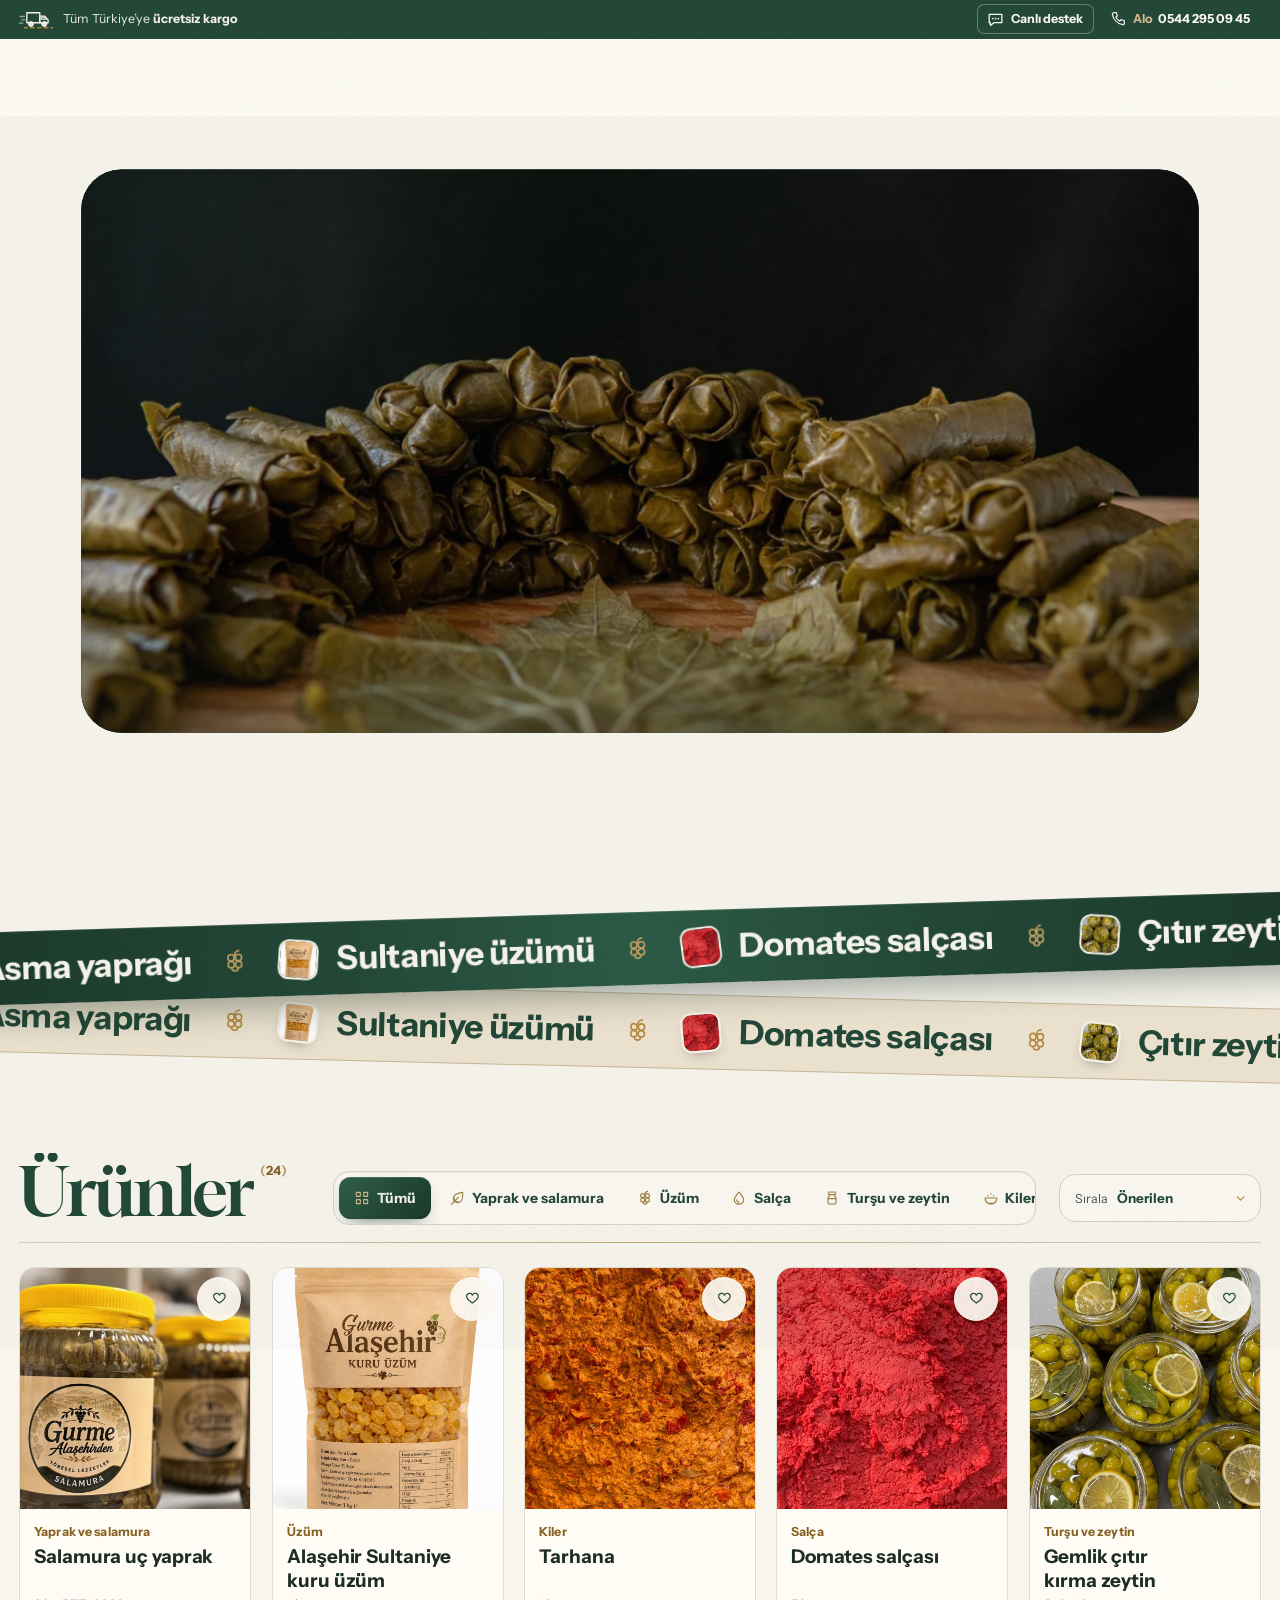
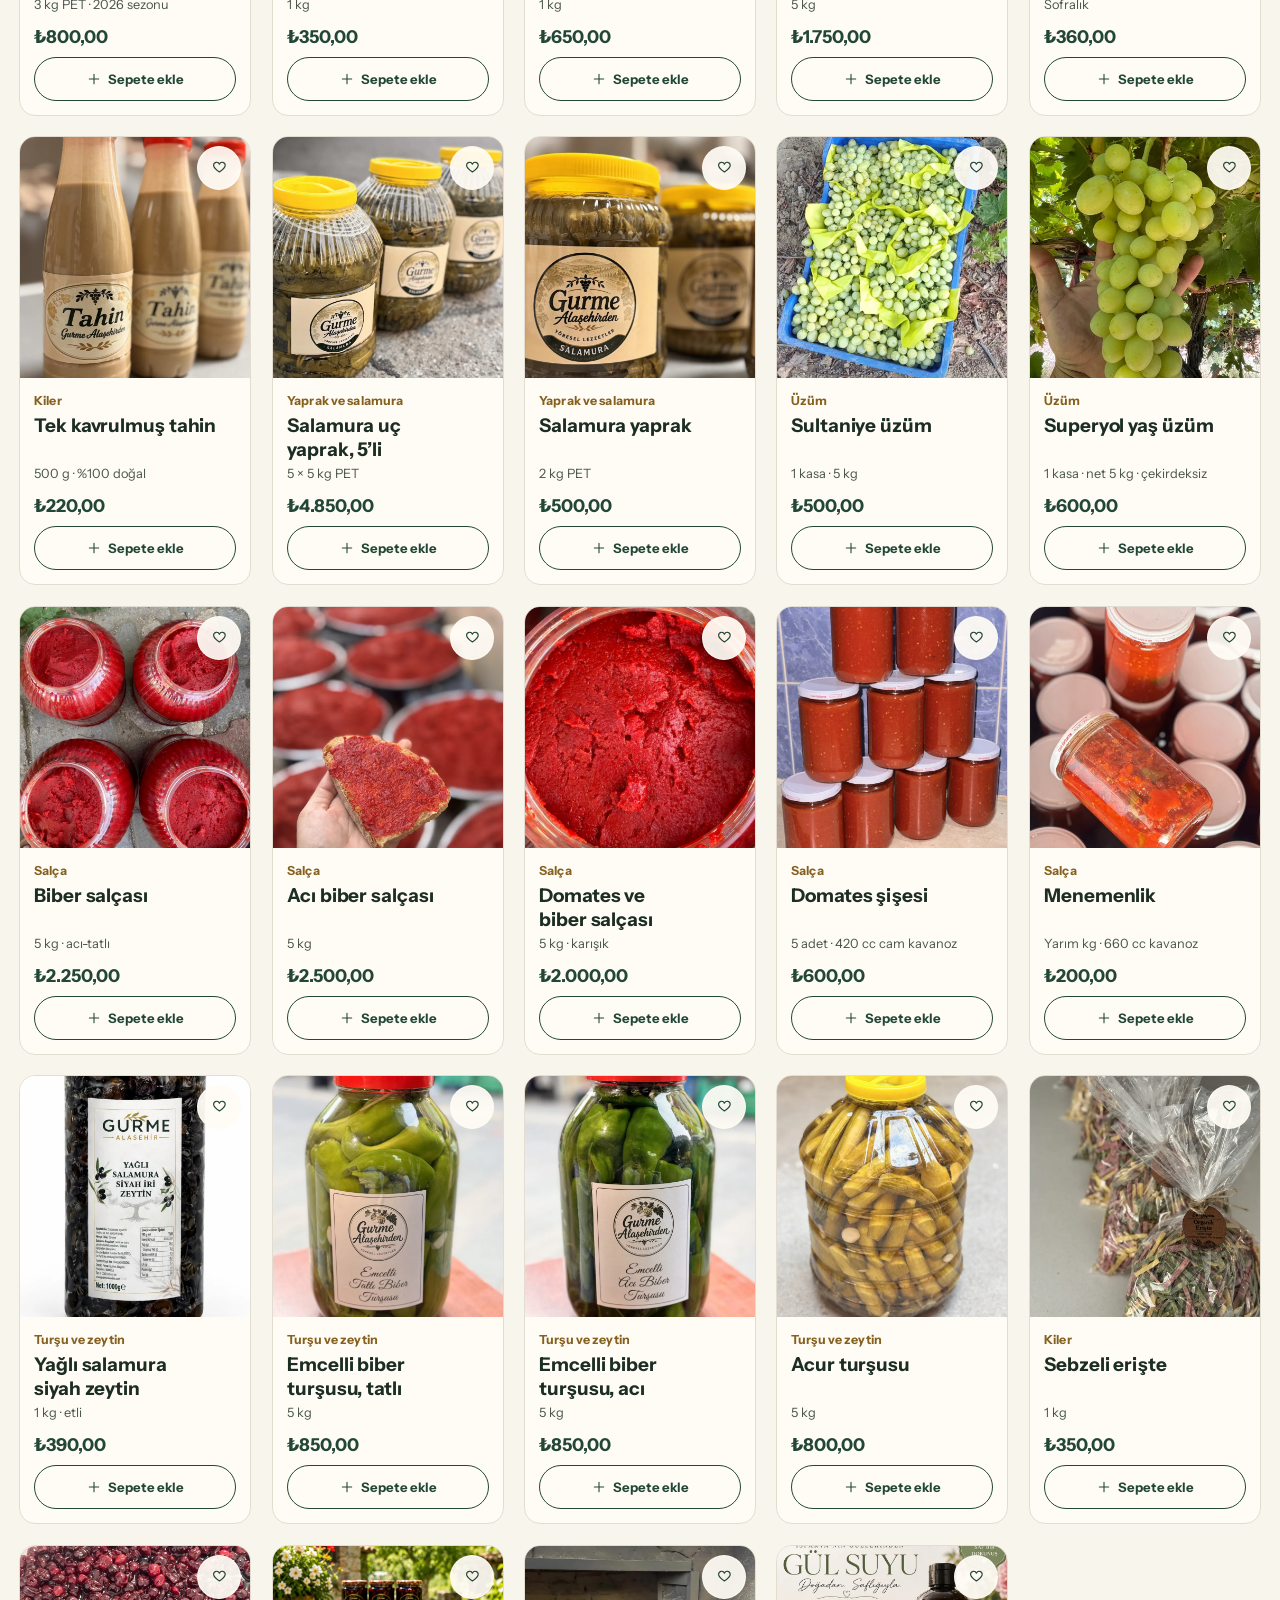
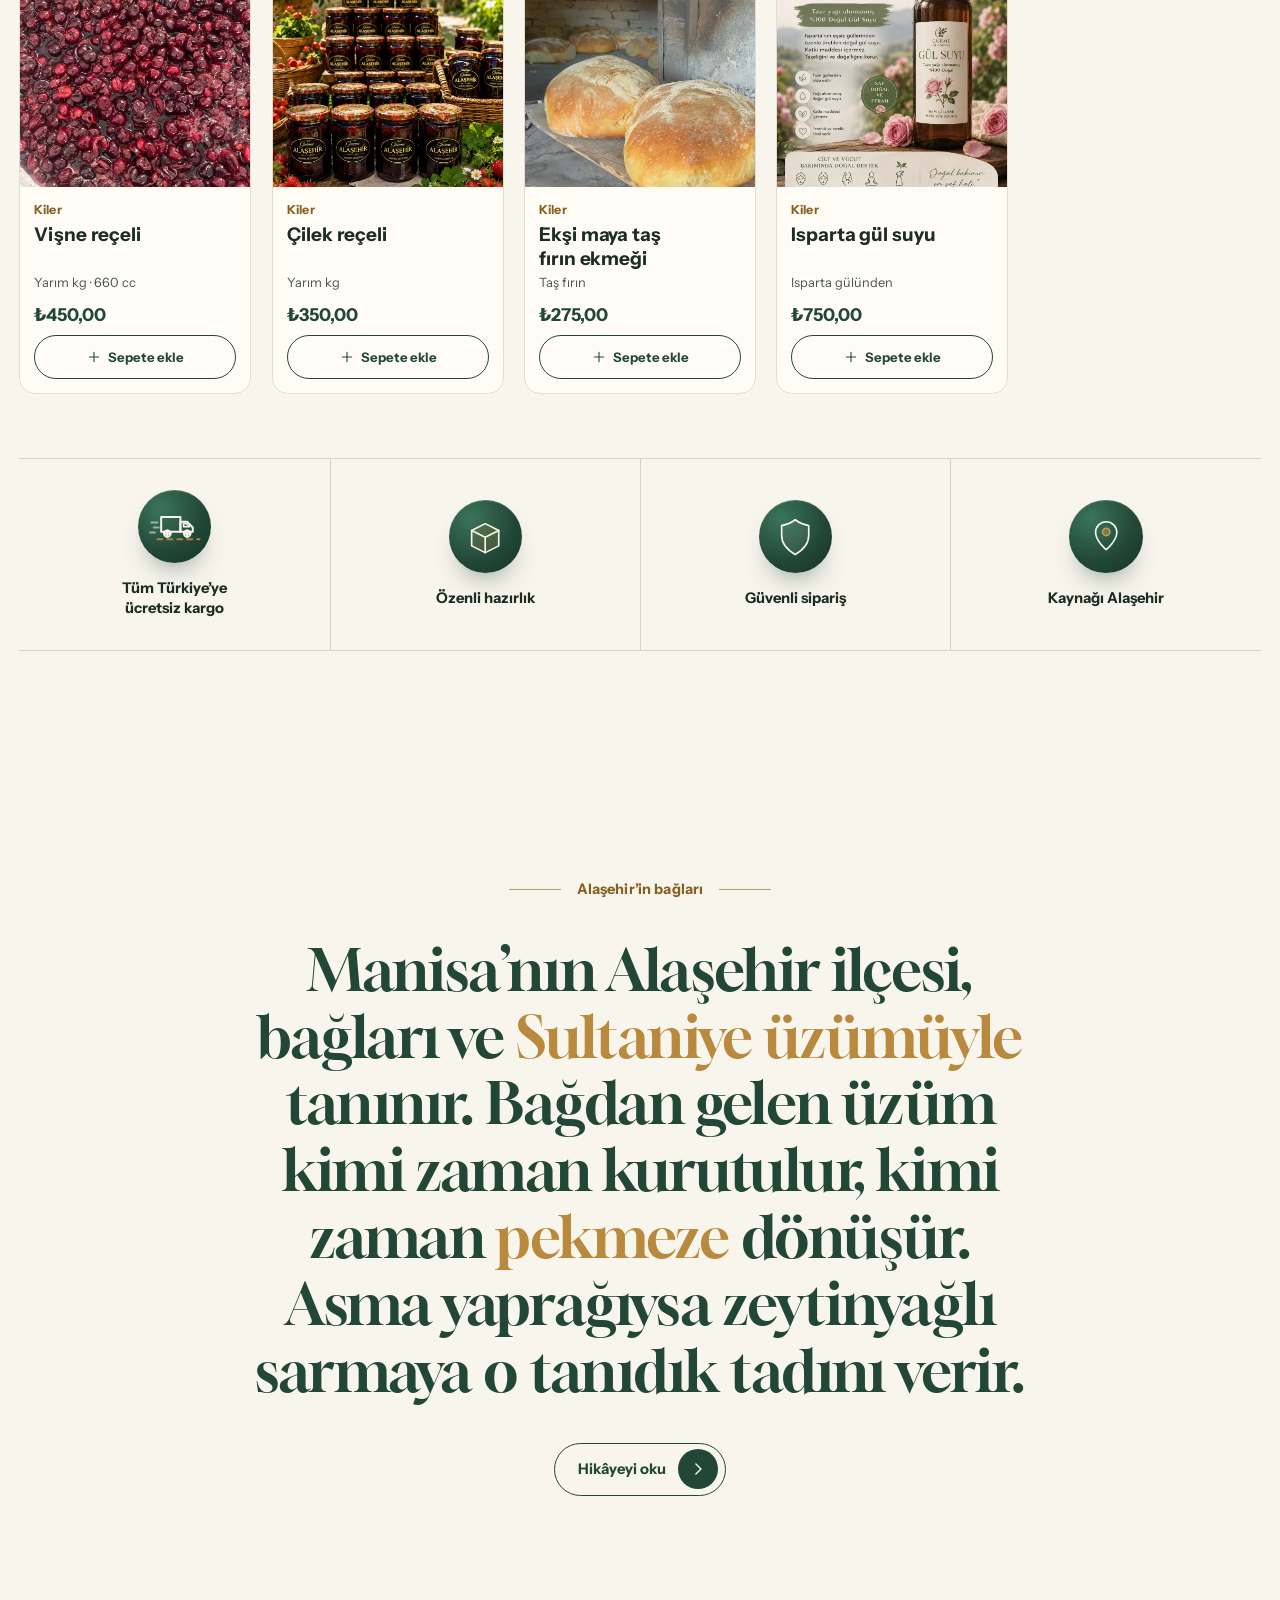
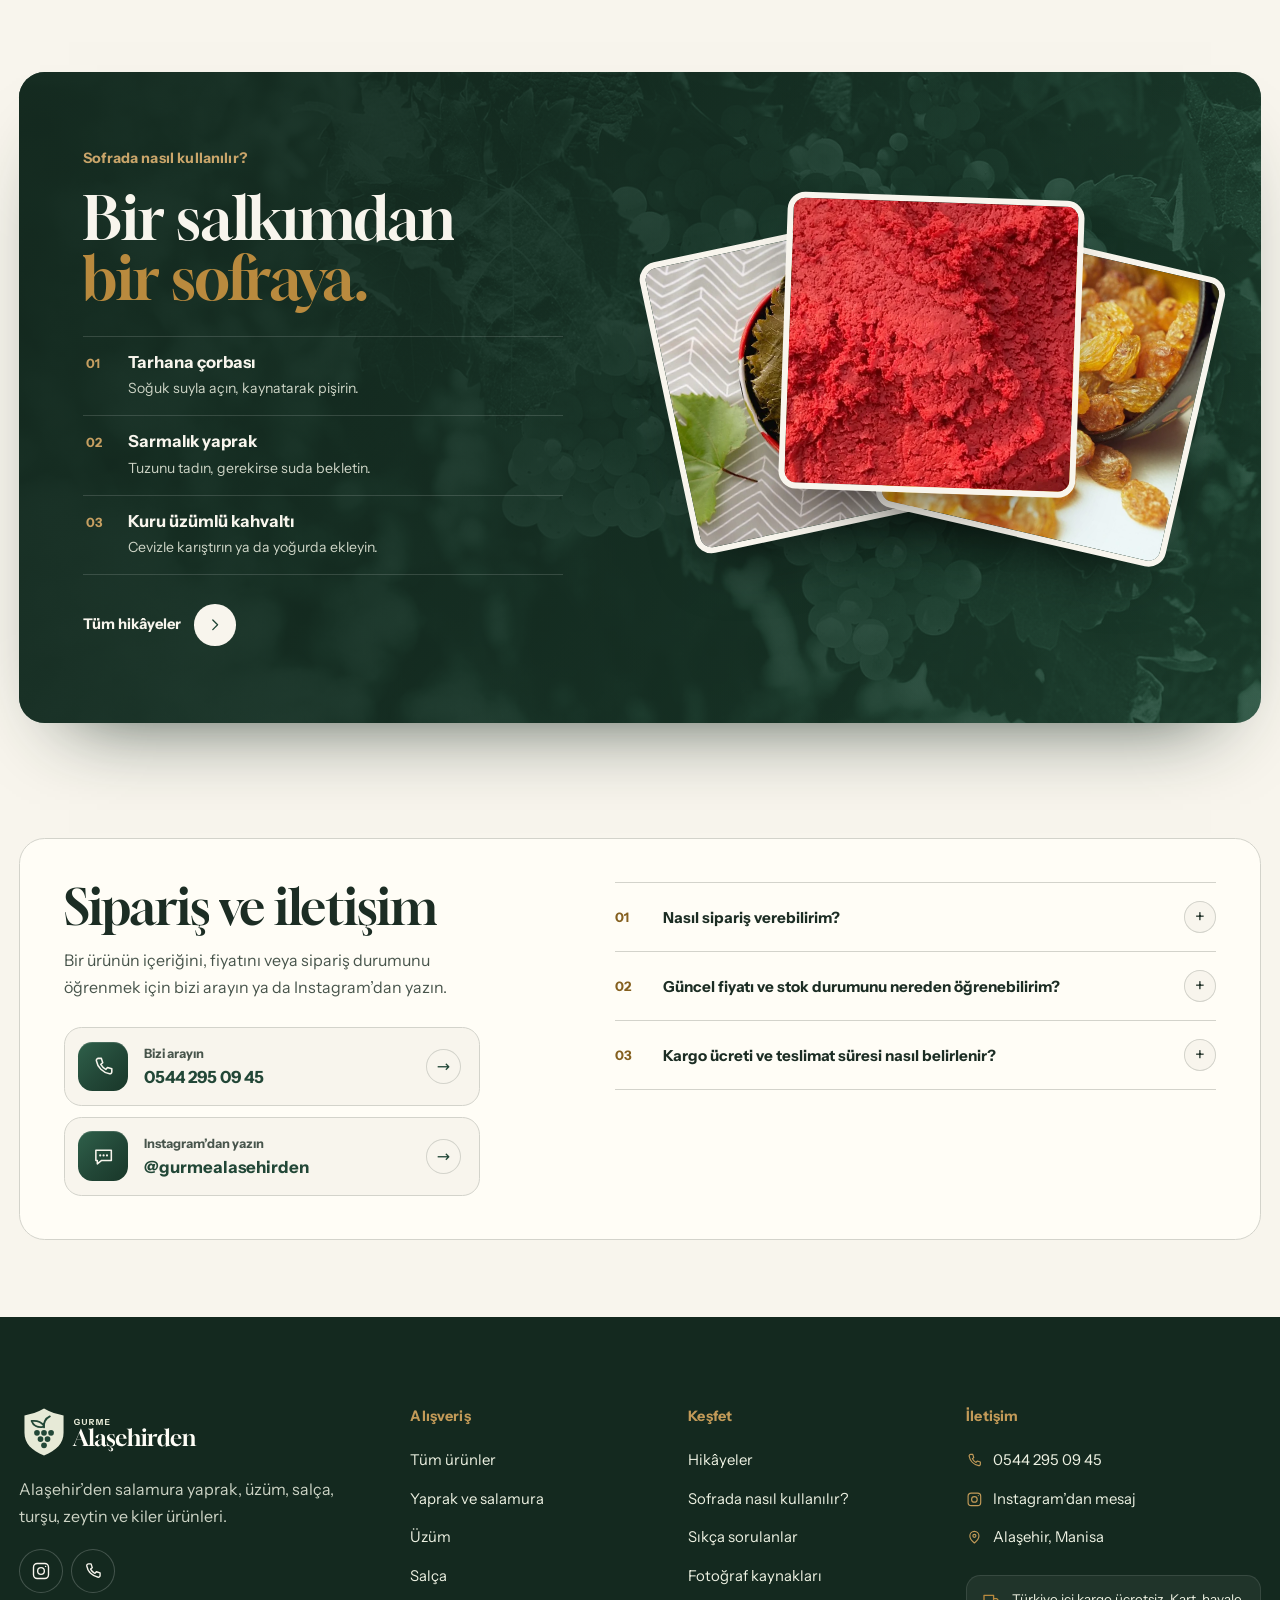
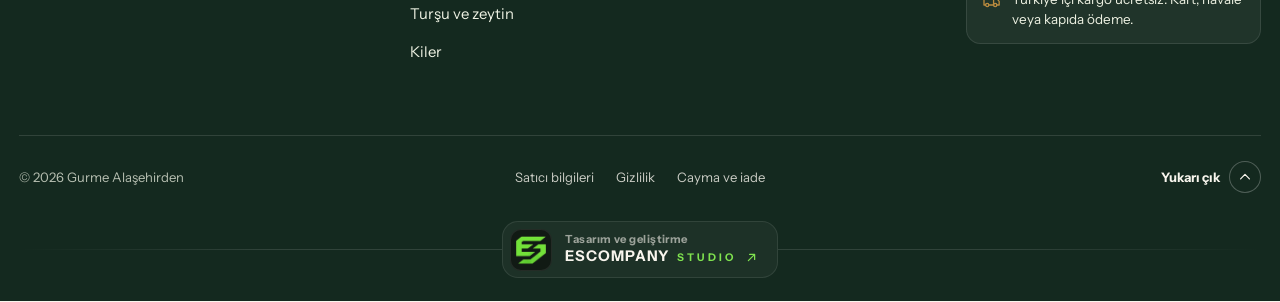
<file: index.html>
<!doctype html>
<html lang="tr">
<head>
  <meta charset="utf-8">
  <meta name="viewport" content="width=device-width, initial-scale=1">
  <meta name="robots" content="noindex">
  <meta name="theme-color" content="#224737">
  <meta name="description" content="Gurme Alaşehirden. Alaşehir'in bağlarından ilham alan yöresel sofra seçkisini keşfedin.">
  <title>Gurme Alaşehirden | Yöresel Sofra Seçkisi</title>
  <script>document.documentElement.classList.add('js-motion');setTimeout(function(){var d=document.documentElement;if(!d.classList.contains('motion-on'))d.classList.remove('js-motion')},4000);</script>
  <meta property="og:type" content="website">
  <meta property="og:title" content="Gurme Alaşehirden | Yöresel Sofra Seçkisi">
  <meta property="og:description" content="Gurme Alaşehirden. Alaşehir'in bağlarından ilham alan yöresel sofra seçkisini keşfedin.">
  <meta property="og:image" content="https://escompanystudio-base.github.io/gurme-alasehirden-demo/assets/og-cover.jpg">
  <meta property="og:image:width" content="1200">
  <meta property="og:image:height" content="630">
  <meta property="og:locale" content="tr_TR">
  <meta name="twitter:card" content="summary_large_image">
  <link rel="apple-touch-icon" href="assets/icon.png">
  <link rel="icon" href="assets/gurme-marka.svg" type="image/svg+xml">
  <link rel="preload" href="assets/display.woff2" as="font" type="font/woff2" crossorigin>
  <link rel="stylesheet" href="styles.css?v=67">
  <link rel="stylesheet" href="catalog-design.css?v=67">
  <link rel="stylesheet" href="motion.css?v=67">
  <script src="catalog.js?v=67" defer></script>
  <script src="shop.js?v=67" defer></script>
  <script src="showcase.js?v=67" defer></script>
  <script src="mobile-menu.js?v=67" defer></script>
  <script src="account.js?v=67" defer></script>
  <script src="fly.js?v=67" defer></script>
  <script src="search.js?v=67" defer></script>
  <script src="support.js?v=67" defer></script>
  <script src="motion.js?v=67" defer></script>
  <script type="application/ld+json">
{
 "@context": "https://schema.org",
 "@graph": [
  {
   "@type": "Store",
   "name": "Gurme Alaşehirden",
   "telephone": "+905442950945",
   "address": {
    "@type": "PostalAddress",
    "addressLocality": "Alaşehir",
    "addressRegion": "Manisa",
    "addressCountry": "TR"
   },
   "sameAs": [
    "https://www.instagram.com/gurmealasehirden/",
    "https://www.shopier.com/gurmealasehirden"
   ]
  },
  {
   "@type": "ItemList",
   "name": "Ürünler",
   "itemListElement": [
    {
     "@type": "ListItem",
     "position": 1,
     "item": {
      "@type": "Product",
      "name": "Salamura uç yaprak",
      "description": "2026 sezonu salamura uç yaprak, 3 kg PET kapta. Sarmadan önce tuzunu tadın; gerekirse bir süre suda bekletin.",
      "image": "assets/urunler/48458798.webp",
      "category": "Yaprak ve salamura",
      "offers": {
       "@type": "Offer",
       "price": "800",
       "priceCurrency": "TRY",
       "url": "https://www.shopier.com/gurmealasehirden/48458798"
      }
     }
    },
    {
     "@type": "ListItem",
     "position": 2,
     "item": {
      "@type": "Product",
      "name": "Alaşehir Sultaniye kuru üzüm",
      "description": "Alaşehir Sultaniye üzümünden çekirdeksiz kuru üzüm, 1 kg. Kahvaltıda, kek hamurunda ya da yulafla.",
      "image": "assets/urunler/48699027.webp",
      "category": "Üzüm",
      "offers": {
       "@type": "Offer",
       "price": "350",
       "priceCurrency": "TRY",
       "url": "https://www.shopier.com/gurmealasehirden/48699027"
      }
     }
    },
    {
     "@type": "ListItem",
     "position": 3,
     "item": {
      "@type": "Product",
      "name": "Tarhana",
      "description": "1 kg tarhana. Bir kâse soğuk suyla açıp kaynatarak çorba yapabilirsiniz.",
      "image": "assets/urunler/48458883.webp",
      "category": "Kiler",
      "offers": {
       "@type": "Offer",
       "price": "650",
       "priceCurrency": "TRY",
       "url": "https://www.shopier.com/gurmealasehirden/48458883"
      }
     }
    },
    {
     "@type": "ListItem",
     "position": 4,
     "item": {
      "@type": "Product",
      "name": "Domates salçası",
      "description": "5 kg domates salçası. Yemeklere, çorbalara ve kahvaltılık soslara.",
      "image": "assets/urunler/49941101.webp",
      "category": "Salça",
      "offers": {
       "@type": "Offer",
       "price": "1750",
       "priceCurrency": "TRY",
       "url": "https://www.shopier.com/gurmealasehirden/49941101"
      }
     }
    },
    {
     "@type": "ListItem",
     "position": 5,
     "item": {
      "@type": "Product",
      "name": "Gemlik çıtır kırma zeytin",
      "description": "Gemlik sofralık çıtır kırma zeytin, kahvaltı sofraları için.",
      "image": "assets/urunler/48976314.webp",
      "category": "Turşu ve zeytin",
      "offers": {
       "@type": "Offer",
       "price": "360",
       "priceCurrency": "TRY",
       "url": "https://www.shopier.com/gurmealasehirden/48976314"
      }
     }
    },
    {
     "@type": "ListItem",
     "position": 6,
     "item": {
      "@type": "Product",
      "name": "Tek kavrulmuş tahin",
      "description": "500 g tek kavrulmuş tahin. Kahvaltıda reçelle ya da tatlılarda kullanabilirsiniz.",
      "image": "assets/urunler/48458856.webp",
      "category": "Kiler",
      "offers": {
       "@type": "Offer",
       "price": "220",
       "priceCurrency": "TRY",
       "url": "https://www.shopier.com/gurmealasehirden/48458856"
      }
     }
    },
    {
     "@type": "ListItem",
     "position": 7,
     "item": {
      "@type": "Product",
      "name": "Salamura uç yaprak, 5’li",
      "description": "Beş adet 5 kg PET kapta salamura uç yaprak. Kalabalık sofralar ve uzun süreli kullanım için.",
      "image": "assets/urunler/48458950.webp",
      "category": "Yaprak ve salamura",
      "offers": {
       "@type": "Offer",
       "price": "4850",
       "priceCurrency": "TRY",
       "url": "https://www.shopier.com/gurmealasehirden/48458950"
      }
     }
    },
    {
     "@type": "ListItem",
     "position": 8,
     "item": {
      "@type": "Product",
      "name": "Salamura yaprak",
      "description": "2 kg PET kapta salamura asma yaprağı. Zeytinyağlı sarma ve dolma için.",
      "image": "assets/urunler/48593356.webp",
      "category": "Yaprak ve salamura",
      "offers": {
       "@type": "Offer",
       "price": "500",
       "priceCurrency": "TRY",
       "url": "https://www.shopier.com/gurmealasehirden/48593356"
      }
     }
    },
    {
     "@type": "ListItem",
     "position": 9,
     "item": {
      "@type": "Product",
      "name": "Sultaniye üzüm",
      "description": "Bir kasa (5 kg) Sultaniye üzüm.",
      "image": "assets/urunler/50586512.webp",
      "category": "Üzüm",
      "offers": {
       "@type": "Offer",
       "price": "500",
       "priceCurrency": "TRY",
       "url": "https://www.shopier.com/gurmealasehirden/50586512"
      }
     }
    },
    {
     "@type": "ListItem",
     "position": 10,
     "item": {
      "@type": "Product",
      "name": "Superyol yaş üzüm",
      "description": "Bir kasa, net 5 kg çekirdeksiz Superyol cinsi yaş üzüm.",
      "image": "assets/urunler/49343142.webp",
      "category": "Üzüm",
      "offers": {
       "@type": "Offer",
       "price": "600",
       "priceCurrency": "TRY",
       "url": "https://www.shopier.com/gurmealasehirden/49343142"
      }
     }
    },
    {
     "@type": "ListItem",
     "position": 11,
     "item": {
      "@type": "Product",
      "name": "Biber salçası",
      "description": "5 kg biber salçası, acı ve tatlı karışık.",
      "image": "assets/urunler/50516169.webp",
      "category": "Salça",
      "offers": {
       "@type": "Offer",
       "price": "2250",
       "priceCurrency": "TRY",
       "url": "https://www.shopier.com/gurmealasehirden/50516169"
      }
     }
    },
    {
     "@type": "ListItem",
     "position": 12,
     "item": {
      "@type": "Product",
      "name": "Acı biber salçası",
      "description": "5 kg acı biber salçası.",
      "image": "assets/urunler/50586427.webp",
      "category": "Salça",
      "offers": {
       "@type": "Offer",
       "price": "2500",
       "priceCurrency": "TRY",
       "url": "https://www.shopier.com/gurmealasehirden/50586427"
      }
     }
    },
    {
     "@type": "ListItem",
     "position": 13,
     "item": {
      "@type": "Product",
      "name": "Domates ve biber salçası",
      "description": "Domates ve biber karışık salça, 5 kg.",
      "image": "assets/urunler/50586412.webp",
      "category": "Salça",
      "offers": {
       "@type": "Offer",
       "price": "2000",
       "priceCurrency": "TRY",
       "url": "https://www.shopier.com/gurmealasehirden/50586412"
      }
     }
    },
    {
     "@type": "ListItem",
     "position": 14,
     "item": {
      "@type": "Product",
      "name": "Domates şişesi",
      "description": "420 cc cam kavanozlarda domates, 5 adet.",
      "image": "assets/urunler/49941323.webp",
      "category": "Salça",
      "offers": {
       "@type": "Offer",
       "price": "600",
       "priceCurrency": "TRY",
       "url": "https://www.shopier.com/gurmealasehirden/49941323"
      }
     }
    },
    {
     "@type": "ListItem",
     "position": 15,
     "item": {
      "@type": "Product",
      "name": "Menemenlik",
      "description": "Menemen için hazırlanmış karışım; 660 cc kavanozda yarım kg.",
      "image": "assets/urunler/50586495.webp",
      "category": "Salça",
      "offers": {
       "@type": "Offer",
       "price": "200",
       "priceCurrency": "TRY",
       "url": "https://www.shopier.com/gurmealasehirden/50586495"
      }
     }
    },
    {
     "@type": "ListItem",
     "position": 16,
     "item": {
      "@type": "Product",
      "name": "Yağlı salamura siyah zeytin",
      "description": "1 kg yağlı salamura siyah etli zeytin.",
      "image": "assets/urunler/48701780.webp",
      "category": "Turşu ve zeytin",
      "offers": {
       "@type": "Offer",
       "price": "390",
       "priceCurrency": "TRY",
       "url": "https://www.shopier.com/gurmealasehirden/48701780"
      }
     }
    },
    {
     "@type": "ListItem",
     "position": 17,
     "item": {
      "@type": "Product",
      "name": "Emcelli biber turşusu, tatlı",
      "description": "5 kg tatlı emcelli biber turşusu.",
      "image": "assets/urunler/49343203.webp",
      "category": "Turşu ve zeytin",
      "offers": {
       "@type": "Offer",
       "price": "850",
       "priceCurrency": "TRY",
       "url": "https://www.shopier.com/gurmealasehirden/49343203"
      }
     }
    },
    {
     "@type": "ListItem",
     "position": 18,
     "item": {
      "@type": "Product",
      "name": "Emcelli biber turşusu, acı",
      "description": "5 kg acı emcelli biber turşusu.",
      "image": "assets/urunler/49343221.webp",
      "category": "Turşu ve zeytin",
      "offers": {
       "@type": "Offer",
       "price": "850",
       "priceCurrency": "TRY",
       "url": "https://www.shopier.com/gurmealasehirden/49343221"
      }
     }
    },
    {
     "@type": "ListItem",
     "position": 19,
     "item": {
      "@type": "Product",
      "name": "Acur turşusu",
      "description": "5 kg acur turşusu.",
      "image": "assets/urunler/49691721.webp",
      "category": "Turşu ve zeytin",
      "offers": {
       "@type": "Offer",
       "price": "800",
       "priceCurrency": "TRY",
       "url": "https://www.shopier.com/gurmealasehirden/49691721"
      }
     }
    },
    {
     "@type": "ListItem",
     "position": 20,
     "item": {
      "@type": "Product",
      "name": "Sebzeli erişte",
      "description": "1 kg sebzeli erişte.",
      "image": "assets/urunler/48458974.webp",
      "category": "Kiler",
      "offers": {
       "@type": "Offer",
       "price": "350",
       "priceCurrency": "TRY",
       "url": "https://www.shopier.com/gurmealasehirden/48458974"
      }
     }
    },
    {
     "@type": "ListItem",
     "position": 21,
     "item": {
      "@type": "Product",
      "name": "Vişne reçeli",
      "description": "660 cc kavanozda yarım kg vişne reçeli.",
      "image": "assets/urunler/49691678.webp",
      "category": "Kiler",
      "offers": {
       "@type": "Offer",
       "price": "450",
       "priceCurrency": "TRY",
       "url": "https://www.shopier.com/gurmealasehirden/49691678"
      }
     }
    },
    {
     "@type": "ListItem",
     "position": 22,
     "item": {
      "@type": "Product",
      "name": "Çilek reçeli",
      "description": "Yarım kg çilek reçeli.",
      "image": "assets/urunler/49343748.webp",
      "category": "Kiler",
      "offers": {
       "@type": "Offer",
       "price": "350",
       "priceCurrency": "TRY",
       "url": "https://www.shopier.com/gurmealasehirden/49343748"
      }
     }
    },
    {
     "@type": "ListItem",
     "position": 23,
     "item": {
      "@type": "Product",
      "name": "Ekşi maya taş fırın ekmeği",
      "description": "Taş fırında pişmiş ekşi mayalı ekmek.",
      "image": "assets/urunler/49152911.webp",
      "category": "Kiler",
      "offers": {
       "@type": "Offer",
       "price": "275",
       "priceCurrency": "TRY",
       "url": "https://www.shopier.com/gurmealasehirden/49152911"
      }
     }
    },
    {
     "@type": "ListItem",
     "position": 24,
     "item": {
      "@type": "Product",
      "name": "Isparta gül suyu",
      "description": "Isparta güllerinden gül suyu.",
      "image": "assets/urunler/48693764.webp",
      "category": "Kiler",
      "offers": {
       "@type": "Offer",
       "price": "750",
       "priceCurrency": "TRY",
       "url": "https://www.shopier.com/gurmealasehirden/48693764"
      }
     }
    }
   ]
  }
 ]
}
  </script>
</head>
<body>
  <svg class="icon-library" xmlns="http://www.w3.org/2000/svg" aria-hidden="true">
    <symbol id="i-leaf" viewBox="0 0 24 24"><path d="M20.5 3.5c-5 1-9 1.4-12.1 4.6a6.4 6.4 0 0 0 0 9.1 6.4 6.4 0 0 0 9.1 0c3.2-3.2 3.5-7.5 3-13.7Z"/><path d="M3.5 21.5 14 11M8 17l-.3-5m.4 4.9 4.8.3"/></symbol>
    <symbol id="i-bag" viewBox="0 0 24 24"><path d="M5.2 8h13.6l1.3 13H3.9L5.2 8Z"/><path d="M9 10V6a3 3 0 1 1 6 0v4"/></symbol>
    <symbol id="i-search" viewBox="0 0 24 24"><circle cx="10.5" cy="10.5" r="6.5"/><path d="m16 16 4.5 4.5"/></symbol>
    <symbol id="i-instagram" viewBox="0 0 24 24"><rect x="3" y="3" width="18" height="18" rx="4.5"/><circle cx="12" cy="12" r="4"/><path d="M17.5 6.5h.01"/></symbol>
    <symbol id="i-menu" viewBox="0 0 24 24"><path d="M4 7h16M4 12h16M4 17h16"/></symbol>
    <symbol id="i-plus" viewBox="0 0 24 24"><path d="M12 5v14M5 12h14"/></symbol>
    <symbol id="i-minus" viewBox="0 0 24 24"><path d="M5 12h14"/></symbol>
    <symbol id="i-close" viewBox="0 0 24 24"><path d="m6 6 12 12M18 6 6 18"/></symbol>
    <symbol id="i-sort" viewBox="0 0 24 24"><path d="M4 7h16M7 12h10m-7 5h4"/></symbol>
    <symbol id="i-grid" viewBox="0 0 24 24"><rect x="3.5" y="3.5" width="6" height="6" rx="1"/><rect x="14.5" y="3.5" width="6" height="6" rx="1"/><rect x="3.5" y="14.5" width="6" height="6" rx="1"/><rect x="14.5" y="14.5" width="6" height="6" rx="1"/></symbol>
    <symbol id="i-grapes" viewBox="0 0 24 24"><path d="M12 6a4 4 0 0 1 4-4"/><circle cx="8.5" cy="8.5" r="3"/><circle cx="15.5" cy="8.5" r="3"/><circle cx="8.5" cy="15" r="3"/><circle cx="15.5" cy="15" r="3"/><path d="M9 18a3 3 0 0 0 6 0"/></symbol>
    <symbol id="i-drop" viewBox="0 0 24 24"><path d="M12 3c4.6 5.4 7 8.2 7 11.2a7 7 0 0 1-14 0C5 11.2 7.4 8.4 12 3Z"/><path d="M12 18a3.4 3.4 0 0 1-3.4-3.4"/></symbol>
    <symbol id="i-pantry" viewBox="0 0 24 24"><path d="M3 12h18a9 9 0 0 1-18 0Zm6 8h6M7.5 8.5H8m3.75-3H12m3.75 3H16"/></symbol>
    <symbol id="i-heart" viewBox="0 0 24 24"><path d="M20.3 9c0 4.1-8.3 9.6-8.3 9.6S3.7 13.1 3.7 9a4.3 4.3 0 0 1 8.3-1.6 4.3 4.3 0 0 1 8.3 1.6Z"/></symbol>
    <symbol id="i-jar" viewBox="0 0 24 24"><rect x="7" y="3" width="10" height="4" rx="1"/><path d="M8 7v2l-2 2v7.5A2.5 2.5 0 0 0 8.5 21h7a2.5 2.5 0 0 0 2.5-2.5V11l-2-2V7M6 13h12"/></symbol>
    <symbol id="i-chevron-left" viewBox="0 0 24 24"><path d="m14.5 6-6 6 6 6"/></symbol>
    <symbol id="i-chevron-right" viewBox="0 0 24 24"><path d="m9.5 6 6 6-6 6"/></symbol>
    <symbol id="i-pause" viewBox="0 0 24 24"><path d="M9 6v12m6-12v12"/></symbol>
    <symbol id="i-play" viewBox="0 0 24 24"><path d="m9 6 9 6-9 6V6Z"/></symbol>
    <symbol id="i-copy" viewBox="0 0 24 24"><rect x="8" y="8" width="12" height="12" rx="2"/><path d="M16 8V6a2 2 0 0 0-2-2H6a2 2 0 0 0-2 2v8a2 2 0 0 0 2 2h2"/></symbol>
    <symbol id="i-check" viewBox="0 0 24 24"><path d="m5 12 4 4L19 6"/></symbol>
    <symbol id="i-phone" viewBox="0 0 24 24"><path d="M6.7 3.5h3l1.4 4.5-2 1.7a13.8 13.8 0 0 0 5.2 5.2l1.7-2 4.5 1.4v3.1a2.1 2.1 0 0 1-2.3 2.1A16.8 16.8 0 0 1 4.5 5.8a2.1 2.1 0 0 1 2.2-2.3Z"/></symbol>
    <symbol id="i-delivery" viewBox="0 0 24 24"><path d="M2.5 5.5h12v12h-6m6-8h4l3 3.5v4.5h-3m-4 0h-2M2.5 17.5h2M2.5 5.5v12"/><circle cx="6.5" cy="17.5" r="2"/><circle cx="16.5" cy="17.5" r="2"/></symbol>
    <symbol id="i-origin" viewBox="0 0 24 24"><path d="M18.5 10c0 4.8-6.5 10-6.5 10s-6.5-5.2-6.5-10a6.5 6.5 0 1 1 13 0Z"/><circle cx="12" cy="9.8" r="2.2"/></symbol>
    <symbol id="i-chevron-down" viewBox="0 0 24 24"><path d="m6.5 9 5.5 5.5L17.5 9"/></symbol>
  </svg>

  <a class="skip" href="#main">İçeriğe geç</a>
  <aside class="announcement" aria-label="Duyuru">
    <div class="shell announcement-links">
      <p class="ann-ship">
        <svg class="ann-truck" viewBox="0 0 40 24" width="34" height="20" fill="none" aria-hidden="true">
          <g class="truck-speed"><path d="M1 9h5M3 13h4M0 17h4"/></g>
          <g class="truck-body">
            <path d="M9 4.5h15.5v12H9z"/>
            <path d="M24.5 8.5h5.6l4.4 4.6v3.4h-10z"/>
            <path d="M27 9.8h2.6l2.4 2.6H27z" class="truck-window"/>
          </g>
          <g class="truck-wheel"><circle cx="14" cy="18" r="2.6"/><path d="M14 15.4v5.2M11.4 18h5.2"/></g>
          <g class="truck-wheel"><circle cx="30" cy="18" r="2.6"/><path d="M30 15.4v5.2M27.4 18h5.2"/></g>
          <path class="truck-road" d="M6 22.5h34"/>
        </svg>
        <span><span class="ann-long">Tüm Türkiye’ye </span><strong>ücretsiz kargo</strong></span>
      </p>
      <div class="ann-actions">
        <a class="ann-support" href="https://ig.me/m/gurmealasehirden" target="_blank" rel="noopener" aria-label="Canlı destek, Instagram’dan mesaj gönderin">
          <svg class="ann-chat" viewBox="0 0 24 24" width="20" height="20" fill="none" aria-hidden="true">
            <path d="M4 5.5h16v10.5H10l-4.5 3.5V16H4z"/>
            <circle class="chat-dot" cx="8.5" cy="10.8" r="1.1"/>
            <circle class="chat-dot" cx="12" cy="10.8" r="1.1"/>
            <circle class="chat-dot" cx="15.5" cy="10.8" r="1.1"/>
          </svg>
          <span class="ann-label">Canlı destek</span>
        </a>
        <a class="ann-phone" href="tel:+905442950945" aria-label="Bizi arayın: 0544 295 09 45">
          <svg class="ann-ring" viewBox="0 0 24 24" width="18" height="18" fill="none" aria-hidden="true">
            <path class="ring-wave ring-wave-1" d="M15 3.6a5.6 5.6 0 0 1 5.4 5.4"/>
            <path class="ring-wave ring-wave-2" d="M15 0.8a8.4 8.4 0 0 1 8.2 8.2"/>
            <path class="ring-handset" d="M6.7 3.5h3l1.4 4.5-2 1.7a13.8 13.8 0 0 0 5.2 5.2l1.7-2 4.5 1.4v3.1a2.1 2.1 0 0 1-2.3 2.1A16.8 16.8 0 0 1 4.5 5.8a2.1 2.1 0 0 1 2.2-2.3Z"/>
          </svg>
          <span class="ann-num"><span class="ann-alo">Alo</span> 0544 295 09 45</span><span class="ann-call">Bizi arayın</span>
        </a>
      </div>
    </div>
  </aside>

  <header class="site-header">
    <div class="shell header-inner">
      <button class="icon-button menu-trigger" type="button" data-mobile-menu aria-haspopup="dialog" aria-controls="mobile-menu" aria-expanded="false">
        <svg class="icon" aria-hidden="true"><use href="#i-menu"/></svg>
        <span class="menu-trigger-label">Menü</span>
      </button>
      <a class="brand" href="./" aria-label="Gurme Alaşehirden ana sayfa">
        <img src="assets/gurme-alasehirden-logo.svg" width="229" height="64" alt="">
      </a>
      <nav class="primary-nav" aria-label="Ana menü">
        <a href="#urunler">Ürünler</a>
        <a href="hikayeler.html">Hikâyeler</a>
        <a href="#yardim">Sipariş ve İletişim</a>
      </nav>
      <div class="header-actions">
        <form class="header-search" id="header-search" role="search">
          <label class="visually-hidden" for="header-search-input">Ürün ara</label>
          <input id="header-search-input" name="arama" type="search" placeholder="Ürün ara" autocomplete="off" maxlength="100" required>
          <button class="icon-button" type="submit" aria-label="Ara">
            <svg class="icon" aria-hidden="true"><use href="#i-search"/></svg>
          </button>
        </form>
        <button class="icon-button header-search-trigger" type="button" data-open="search" aria-label="Ürün ara" aria-haspopup="dialog">
          <svg class="icon" aria-hidden="true"><use href="#i-search"/></svg>
        </button>
        <a class="icon-button header-favorites" href="favoriler.html" aria-label="Favorilerim">
          <svg class="icon" aria-hidden="true"><use href="#i-heart"/></svg>
        </a>
        <button class="cart-trigger" type="button" data-magnetic data-open="cart" aria-label="Sepet, 0 ürün" aria-haspopup="dialog">
          <svg class="icon" aria-hidden="true"><use href="#i-bag"/></svg>
          <span class="cart-trigger-label">Sepet</span>
          <span class="cart-count" aria-hidden="true">0</span>
        </button>
      </div>
    </div>
  </header>

  <main id="main" tabindex="-1">
    <section class="showcase shell" aria-label="Öne çıkan lezzetler">
      <h1 class="visually-hidden">Gurme Alaşehirden</h1>
      <div class="carousel" id="showcase" role="group" aria-roledescription="slayt gösterisi" aria-label="Yöresel lezzetler">
        <div class="carousel-window">
          <div class="showcase-slide showcase-leaves" role="group" aria-roledescription="slayt" aria-label="Sarma vakti, 1 / 3">
            <picture class="slide-photo">
              <source media="(max-width: 575px)" srcset="assets/editorial-sarma-mobil.webp" width="613" height="920">
              <img src="assets/editorial-sarma-board.webp" width="2000" height="1125" alt="Ahşap sunum tahtasında asma yaprağı sarmaları" fetchpriority="high">
            </picture>
            <div class="slide-copy">
              <h2>Sarma<br>vakti.</h2>
            </div>
          </div>
          <div class="showcase-slide showcase-harvest" role="group" aria-roledescription="slayt" aria-label="Bağdan bir avuç, 2 / 3" hidden>
            <picture class="slide-photo">
              <img src="assets/editorial-uzum.webp" width="1600" height="1067" loading="lazy" alt="Gün ışığında asmanın dalında yeşil üzüm salkımları">
            </picture>
            <div class="slide-copy">
              <h2>Bağdan<br>bir avuç.</h2>
            </div>
          </div>
          <div class="showcase-slide showcase-oil" role="group" aria-roledescription="slayt" aria-label="Sofraya son dokunuş, 3 / 3" hidden>
            <picture class="slide-photo">
              <img src="assets/editorial-zeytin.webp" width="1065" height="1600" loading="lazy" alt="Ahşap sofrada zeytinler ve zeytinyağı">
            </picture>
            <div class="slide-copy">
              <h2>Son<br>dokunuş.</h2>
            </div>
          </div>
          <div class="carousel-meta" aria-hidden="true">
            <span class="carousel-index">01</span>
            <span class="carousel-bars"><i></i><i></i><i></i></span>
            <span class="carousel-total">03</span>
          </div>
          <div class="carousel-controls" id="carousel-controls" hidden>
            <button class="carousel-control carousel-previous" type="button" data-slide-step="-1" aria-label="Önceki slayt">
              <svg class="icon" aria-hidden="true"><use href="#i-chevron-left"/></svg>
            </button>
            <button class="carousel-control carousel-next" type="button" data-slide-step="1" aria-label="Sonraki slayt">
              <svg class="icon" aria-hidden="true"><use href="#i-chevron-right"/></svg>
            </button>
            <button class="carousel-pause" type="button" id="carousel-toggle" aria-label="Slayt gösterisini duraklat">
              <svg class="icon" aria-hidden="true"><use href="#i-pause"/></svg>
            </button>
          </div>
        </div>
        <p class="visually-hidden" id="carousel-status" role="status"></p>
      </div>
    </section>

    <div class="marquee" aria-hidden="true">
      <div class="marquee-row marquee-a">
        <div class="marquee-track"><span class="mq-item"><img src="assets/urunler/48458798.webp" width="627" height="627" alt="" loading="lazy"><span>Asma yaprağı</span></span><svg class="mq-mark" viewBox="0 0 24 24"><use href="#i-grapes"/></svg><span class="mq-item"><img src="assets/urunler/48699027.webp" width="627" height="627" alt="" loading="lazy"><span>Sultaniye üzümü</span></span><svg class="mq-mark" viewBox="0 0 24 24"><use href="#i-grapes"/></svg><span class="mq-item"><img src="assets/urunler/49941101.webp" width="627" height="627" alt="" loading="lazy"><span>Domates salçası</span></span><svg class="mq-mark" viewBox="0 0 24 24"><use href="#i-grapes"/></svg><span class="mq-item"><img src="assets/urunler/48976314.webp" width="627" height="627" alt="" loading="lazy"><span>Çıtır zeytin</span></span><svg class="mq-mark" viewBox="0 0 24 24"><use href="#i-grapes"/></svg><span class="mq-item"><img src="assets/urunler/48458883.webp" width="627" height="627" alt="" loading="lazy"><span>Tarhana</span></span><svg class="mq-mark" viewBox="0 0 24 24"><use href="#i-grapes"/></svg><span class="mq-item"><img src="assets/urunler/48458798.webp" width="627" height="627" alt="" loading="lazy"><span>Asma yaprağı</span></span><svg class="mq-mark" viewBox="0 0 24 24"><use href="#i-grapes"/></svg><span class="mq-item"><img src="assets/urunler/48699027.webp" width="627" height="627" alt="" loading="lazy"><span>Sultaniye üzümü</span></span><svg class="mq-mark" viewBox="0 0 24 24"><use href="#i-grapes"/></svg><span class="mq-item"><img src="assets/urunler/49941101.webp" width="627" height="627" alt="" loading="lazy"><span>Domates salçası</span></span><svg class="mq-mark" viewBox="0 0 24 24"><use href="#i-grapes"/></svg><span class="mq-item"><img src="assets/urunler/48976314.webp" width="627" height="627" alt="" loading="lazy"><span>Çıtır zeytin</span></span><svg class="mq-mark" viewBox="0 0 24 24"><use href="#i-grapes"/></svg><span class="mq-item"><img src="assets/urunler/48458883.webp" width="627" height="627" alt="" loading="lazy"><span>Tarhana</span></span><svg class="mq-mark" viewBox="0 0 24 24"><use href="#i-grapes"/></svg></div>
      </div>
      <div class="marquee-row marquee-b">
        <div class="marquee-track"><span class="mq-item"><img src="assets/urunler/48458798.webp" width="627" height="627" alt="" loading="lazy"><span>Asma yaprağı</span></span><svg class="mq-mark" viewBox="0 0 24 24"><use href="#i-grapes"/></svg><span class="mq-item"><img src="assets/urunler/48699027.webp" width="627" height="627" alt="" loading="lazy"><span>Sultaniye üzümü</span></span><svg class="mq-mark" viewBox="0 0 24 24"><use href="#i-grapes"/></svg><span class="mq-item"><img src="assets/urunler/49941101.webp" width="627" height="627" alt="" loading="lazy"><span>Domates salçası</span></span><svg class="mq-mark" viewBox="0 0 24 24"><use href="#i-grapes"/></svg><span class="mq-item"><img src="assets/urunler/48976314.webp" width="627" height="627" alt="" loading="lazy"><span>Çıtır zeytin</span></span><svg class="mq-mark" viewBox="0 0 24 24"><use href="#i-grapes"/></svg><span class="mq-item"><img src="assets/urunler/48458883.webp" width="627" height="627" alt="" loading="lazy"><span>Tarhana</span></span><svg class="mq-mark" viewBox="0 0 24 24"><use href="#i-grapes"/></svg><span class="mq-item"><img src="assets/urunler/48458798.webp" width="627" height="627" alt="" loading="lazy"><span>Asma yaprağı</span></span><svg class="mq-mark" viewBox="0 0 24 24"><use href="#i-grapes"/></svg><span class="mq-item"><img src="assets/urunler/48699027.webp" width="627" height="627" alt="" loading="lazy"><span>Sultaniye üzümü</span></span><svg class="mq-mark" viewBox="0 0 24 24"><use href="#i-grapes"/></svg><span class="mq-item"><img src="assets/urunler/49941101.webp" width="627" height="627" alt="" loading="lazy"><span>Domates salçası</span></span><svg class="mq-mark" viewBox="0 0 24 24"><use href="#i-grapes"/></svg><span class="mq-item"><img src="assets/urunler/48976314.webp" width="627" height="627" alt="" loading="lazy"><span>Çıtır zeytin</span></span><svg class="mq-mark" viewBox="0 0 24 24"><use href="#i-grapes"/></svg><span class="mq-item"><img src="assets/urunler/48458883.webp" width="627" height="627" alt="" loading="lazy"><span>Tarhana</span></span><svg class="mq-mark" viewBox="0 0 24 24"><use href="#i-grapes"/></svg></div>
      </div>
    </div>

    <section class="catalog shell" id="urunler" aria-labelledby="products-title">
      <div class="catalog-toolbar">
        <div class="catalog-heading">
          <h2 id="products-title"><span data-split>Ürünler</span><sup class="catalog-count" id="catalog-count" aria-hidden="true">05</sup></h2>
        </div>
        <div class="catalog-tools">
          <div id="category-filters" class="filters" role="group" aria-label="Ürün kategorileri"></div>
          <div class="sort-control">
            <label for="catalog-sort">Sırala</label>
            <svg class="icon sort-icon" aria-hidden="true"><use href="#i-sort"/></svg>
            <select id="catalog-sort">
              <option value="featured">Önerilen</option>
              <option value="price-asc">En düşük fiyat</option>
              <option value="price-desc">En yüksek fiyat</option>
              <option value="name">Ürün adı A–Z</option>
            </select>
            <svg class="icon sort-chevron" aria-hidden="true"><use href="#i-chevron-down"/></svg>
          </div>
        </div>
      </div>
      <div id="active-search" class="active-search" hidden>
        <p id="active-search-text"></p>
        <button class="text-button" id="clear-search" type="button">Aramayı temizle</button>
      </div>
      <div class="product-grid" id="product-grid"></div>
      <div class="empty-results" id="empty-results" hidden>
        <h3 id="empty-results-title">Aradığınız ürünü bulamadık.</h3>
        <button class="button button-secondary" id="reset-filters" type="button">Tüm ürünleri göster</button>
      </div>
      <ul class="store-promises" data-stagger aria-label="Gönderim ve sipariş bilgileri">
        <li class="promise promise-ship">
          <span class="promise-icon" aria-hidden="true">
            <svg class="promise-truck" viewBox="0 0 40 24" fill="none">
              <g class="truck-speed"><path d="M1 9h5M3 13h4M0 17h4"/></g>
              <g class="truck-body">
                <path d="M9 4.5h15.5v12H9z"/>
                <path d="M24.5 8.5h5.6l4.4 4.6v3.4h-10z"/>
                <path d="M27 9.8h2.6l2.4 2.6H27z" class="truck-window"/>
              </g>
              <g class="truck-wheel"><circle cx="14" cy="18" r="2.6"/><path d="M14 15.4v5.2M11.4 18h5.2"/></g>
              <g class="truck-wheel"><circle cx="30" cy="18" r="2.6"/><path d="M30 15.4v5.2M27.4 18h5.2"/></g>
              <path class="truck-road" d="M6 22.5h34"/>
            </svg>
          </span>
          <span class="promise-text">Tüm Türkiye’ye ücretsiz kargo</span>
        </li>
        <li class="promise promise-pack">
          <span class="promise-icon" aria-hidden="true">
            <svg viewBox="0 0 48 48" fill="none">
              <g class="p-box">
                <path class="p-box-face" d="M10 18 24 11l14 7v16l-14 7-14-7Z"/>
                <path d="M10 18l14 7 14-7M24 25v16"/>
                <path class="p-tape" pathLength="1" d="M16.5 14.6 31 21.8v5.4"/>
              </g>
              <path class="p-spark p-spark-1" d="M39 6.5v5M36.5 9h5"/>
              <path class="p-spark p-spark-2" d="M8 7v3.4M6.3 8.7h3.4"/>
            </svg>
          </span>
          <span class="promise-text">Özenli hazırlık</span>
        </li>
        <li class="promise promise-safe">
          <span class="promise-icon" aria-hidden="true">
            <svg viewBox="0 0 48 48" fill="none">
              <path class="p-shield" d="M24 7c4.2 3.2 9 5.2 14 6v10.4c0 8.6-4.6 14.2-14 19.6-9.4-5.4-14-11-14-19.6V13c5-.8 9.8-2.8 14-6Z"/>
              <path class="p-check" pathLength="1" d="m17.5 24.5 4.5 4.5 9-9.5"/>
            </svg>
          </span>
          <span class="promise-text">Güvenli sipariş</span>
        </li>
        <li class="promise promise-origin">
          <span class="promise-icon" aria-hidden="true">
            <svg viewBox="0 0 48 48" fill="none">
              <ellipse class="p-ripple" cx="24" cy="39" rx="9" ry="2.6"/>
              <ellipse class="p-ripple p-ripple-2" cx="24" cy="39" rx="9" ry="2.6"/>
              <g class="p-pin">
                <path d="M35 20c0 9-11 18-11 18S13 29 13 20a11 11 0 1 1 22 0Z"/>
                <circle cx="24" cy="19.6" r="3.8"/>
              </g>
            </svg>
          </span>
          <span class="promise-text">Kaynağı Alaşehir</span>
        </li>
      </ul>
      <noscript><p>Ürünleri görüntülemek için JavaScript’i etkinleştirin.</p></noscript>
    </section>

    <section class="manifesto shell" aria-labelledby="manifesto-title">
      <p class="manifesto-eyebrow" data-reveal aria-hidden="true"><span>Alaşehir’in bağları</span></p>
      <h2 class="visually-hidden" id="manifesto-title">Alaşehir’in bağları</h2>
      <p class="manifesto-text" data-fill>Manisa’nın Alaşehir ilçesi, bağları ve <em>Sultaniye üzümüyle</em> tanınır. Bağdan gelen üzüm kimi zaman kurutulur, kimi zaman <em>pekmeze</em> dönüşür. Asma yaprağıysa zeytinyağlı sarmaya o tanıdık tadını verir.</p>
      <a class="manifesto-link" href="hikayeler.html" data-reveal data-magnetic>
        <span>Hikâyeyi oku</span>
        <svg class="icon" aria-hidden="true"><use href="#i-chevron-right"/></svg>
      </a>
    </section>

    <section class="story-band shell" aria-labelledby="story-title">
      <div class="story-texture" aria-hidden="true"></div>
      <div class="story-copy">
        <p class="eyebrow" data-reveal>Sofrada nasıl kullanılır?</p>
        <h2 id="story-title" data-split>Bir salkımdan<br><em>bir sofraya.</em></h2>
        <ol class="story-uses" data-stagger>
          <li><a href="hikayeler.html#tarif-tarhana"><span class="story-use-name">Tarhana çorbası</span><span class="story-use-note">Soğuk suyla açın, kaynatarak pişirin.</span></a></li>
          <li><a href="hikayeler.html#tarif-yaprak"><span class="story-use-name">Sarmalık yaprak</span><span class="story-use-note">Tuzunu tadın, gerekirse suda bekletin.</span></a></li>
          <li><a href="hikayeler.html#tarif-uzum"><span class="story-use-name">Kuru üzümlü kahvaltı</span><span class="story-use-note">Cevizle karıştırın ya da yoğurda ekleyin.</span></a></li>
        </ol>
        <a class="story-cta" href="hikayeler.html" data-reveal data-magnetic>
          <span>Tüm hikâyeler</span>
          <svg class="icon" aria-hidden="true"><use href="#i-chevron-right"/></svg>
        </a>
      </div>
      <div class="story-stack" data-fan aria-hidden="true">
        <img src="assets/editorial-yaprak.webp" width="627" height="627" alt="" loading="lazy">
        <img src="assets/urunler/49941101.webp" width="627" height="627" alt="" loading="lazy">
        <img src="assets/editorial-kuru-uzum.webp" width="627" height="627" alt="" loading="lazy">
      </div>
    </section>

    <section class="help shell reveal" id="yardim" aria-labelledby="help-title">
      <div>
        <h2 id="help-title" data-split>Sipariş ve iletişim</h2>
        <p>Bir ürünün içeriğini, fiyatını veya sipariş durumunu öğrenmek için bizi arayın ya da Instagram’dan yazın.</p>
        <div class="contact-cards">
          <a class="contact-card" href="tel:+905442950945">
            <span class="cc-icon"><svg class="cc-svg" viewBox="0 0 24 24" fill="none" aria-hidden="true"><path class="ring-wave ring-wave-1" d="M15 3.6a5.6 5.6 0 0 1 5.4 5.4"/><path class="ring-wave ring-wave-2" d="M15 0.8a8.4 8.4 0 0 1 8.2 8.2"/><path class="ring-handset" d="M6.7 3.5h3l1.4 4.5-2 1.7a13.8 13.8 0 0 0 5.2 5.2l1.7-2 4.5 1.4v3.1a2.1 2.1 0 0 1-2.3 2.1A16.8 16.8 0 0 1 4.5 5.8a2.1 2.1 0 0 1 2.2-2.3Z"/></svg></span>
            <span class="cc-body"><span class="cc-label">Bizi arayın</span><strong class="cc-value">0544 295 09 45</strong></span>
            <span class="cc-arrow" aria-hidden="true">→</span>
          </a>
          <a class="contact-card" href="https://ig.me/m/gurmealasehirden" target="_blank" rel="noopener">
            <span class="cc-icon"><svg class="cc-svg" viewBox="0 0 24 24" fill="none" aria-hidden="true"><path d="M4 5.5h16v10.5H10l-4.5 3.5V16H4z"/><circle class="chat-dot" cx="8.5" cy="10.8" r="1.1"/><circle class="chat-dot" cx="12" cy="10.8" r="1.1"/><circle class="chat-dot" cx="15.5" cy="10.8" r="1.1"/></svg></span>
            <span class="cc-body"><span class="cc-label">Instagram’dan yazın</span><strong class="cc-value">@gurmealasehirden</strong></span>
            <span class="cc-arrow" aria-hidden="true">→</span>
          </a>
        </div>
      </div>
      <div class="faq">
        <details>
          <summary>Nasıl sipariş verebilirim?</summary>
          <p id="faq-order">Markanın güncel ürünlerini ve Shopier mağaza bağlantısını Instagram’dan sorabilirsiniz.</p>
          <p id="catalog-note" hidden>Ürün ve fiyatlar örnektir. Fotoğraflar temsilîdir.</p>
        </details>
        <details>
          <summary>Güncel fiyatı ve stok durumunu nereden öğrenebilirim?</summary>
          <p>Fiyatlar ürün sayfalarında güncel olarak yazar. Stok durumu için telefonla veya Instagram’dan bize ulaşabilirsiniz.</p>
        </details>
        <details>
          <summary>Kargo ücreti ve teslimat süresi nasıl belirlenir?</summary>
          <p>Türkiye içi kargo ücretsizdir. Tahmini teslimat süresini sipariş öncesinde Instagram’dan sorabilirsiniz.</p>
        </details>
      </div>
    </section>
  </main>

  <footer class="site-footer">
    <div class="shell footer-top">
      <div class="footer-brand">
        <a class="brand" href="./" aria-label="Gurme Alaşehirden ana sayfa">
          <img src="assets/gurme-alasehirden-logo-acik.svg" width="229" height="64" alt="">
        </a>
        <p>Alaşehir’den salamura yaprak, üzüm, salça, turşu, zeytin ve kiler ürünleri.</p>
        <div class="footer-socials">
          <a href="https://www.instagram.com/gurmealasehirden/" target="_blank" rel="noopener" aria-label="Instagram: @gurmealasehirden">
            <svg class="icon" aria-hidden="true"><use href="#i-instagram"/></svg>
          </a>
          <a href="tel:+905442950945" aria-label="Telefon: 0544 295 09 45">
            <svg class="icon" aria-hidden="true"><use href="#i-phone"/></svg>
          </a>
        </div>
      </div>
      <nav class="footer-col" aria-labelledby="footer-shop">
        <h2 id="footer-shop">Alışveriş</h2>
        <ul>
          <li><a href="#urunler">Tüm ürünler</a></li>
          <li><a href="?kategori=leaves#urunler">Yaprak ve salamura</a></li>
          <li><a href="?kategori=grapes#urunler">Üzüm</a></li>
          <li><a href="?kategori=paste#urunler">Salça</a></li>
          <li><a href="?kategori=pickles#urunler">Turşu ve zeytin</a></li>
          <li><a href="?kategori=pantry#urunler">Kiler</a></li>
        </ul>
      </nav>
      <nav class="footer-col" aria-labelledby="footer-explore">
        <h2 id="footer-explore">Keşfet</h2>
        <ul>
          <li><a href="hikayeler.html">Hikâyeler</a></li>
          <li><a href="hikayeler.html#serving-title">Sofrada nasıl kullanılır?</a></li>
          <li><a href="#yardim">Sıkça sorulanlar</a></li>
          <li><a href="hikayeler.html#fotograf-kaynaklari">Fotoğraf kaynakları</a></li>
        </ul>
      </nav>
      <div class="footer-col footer-contact">
        <h2>İletişim</h2>
        <ul>
          <li><a href="tel:+905442950945"><svg class="icon" aria-hidden="true"><use href="#i-phone"/></svg>0544 295 09 45</a></li>
          <li><a href="https://ig.me/m/gurmealasehirden" target="_blank" rel="noopener"><svg class="icon" aria-hidden="true"><use href="#i-instagram"/></svg>Instagram’dan mesaj</a></li>
          <li><span><svg class="icon" aria-hidden="true"><use href="#i-origin"/></svg>Alaşehir, Manisa</span></li>
        </ul>
        <p class="footer-note"><svg class="icon" aria-hidden="true"><use href="#i-delivery"/></svg><span>Türkiye içi kargo ücretsiz. Kart, havale veya kapıda ödeme.</span></p>
      </div>
    </div>
    <div class="shell footer-bottom">
      <p>© 2026 Gurme Alaşehirden</p>
      <nav class="footer-legal" aria-label="Yasal">
        <a href="yasal.html#satici">Satıcı bilgileri</a>
        <a href="yasal.html#gizlilik">Gizlilik</a>
        <a href="yasal.html#cayma">Cayma ve iade</a>
      </nav>
      <a class="studio-sign" href="https://escompanystudio.com/" target="_blank" rel="noopener" aria-label="Tasarım ve geliştirme: ES Company Studio, yeni sekmede açılır">
        <span class="sign-mark" aria-hidden="true"><img src="assets/escompany-mark.webp" width="128" height="128" alt="" loading="lazy" decoding="async"></span>
        <span class="sign-text">
          <span class="sign-kicker">Tasarım ve geliştirme</span>
          <span class="sign-name"><span class="sign-word">ESCOMPANY</span><span class="sign-studio">STUDIO</span><svg class="sign-arrow" viewBox="0 0 24 24" fill="none" aria-hidden="true"><path d="M7 17 17 7M9 7h8v8"/></svg></span>
        </span>
      </a>
      <a class="to-top" href="#main">
        <span>Yukarı çık</span>
        <svg class="icon" aria-hidden="true"><use href="#i-chevron-right"/></svg>
      </a>
    </div>
  </footer>

  <dialog class="panel drawer" id="cart-dialog" aria-labelledby="cart-title">
    <div class="dialog-inner">
      <header class="dialog-header">
        <h2 id="cart-title">Sepetiniz</h2>
        <button type="button" class="icon-button" data-close aria-label="Sepeti kapat" autofocus>
          <svg class="icon" aria-hidden="true"><use href="#i-close"/></svg>
        </button>
      </header>
      <div id="cart-empty" class="empty-cart">
        <svg class="icon" aria-hidden="true"><use href="#i-bag"/></svg>
        <p>Sepetiniz şu an boş.</p>
        <a href="#urunler" class="button button-primary" data-close>Ürünleri keşfet</a>
      </div>
      <div id="cart-items" class="cart-items" hidden></div>
      <section class="cart-recs" id="cart-recs" aria-labelledby="cart-recs-title" hidden>
        <h3 class="cart-recs-title" id="cart-recs-title">Bunları da beğenebilirsiniz</h3>
        <ul class="cart-recs-track"></ul>
      </section>
      <p class="visually-hidden" id="cart-status" role="status" aria-atomic="true"></p>
      <footer class="cart-summary" id="cart-summary" hidden>
        <div class="subtotal"><span id="subtotal-label">Örnek ara toplam</span><strong id="subtotal"></strong></div>
        <p id="cart-instructions"></p>
        <a class="button button-primary" id="cart-handoff" href="https://www.instagram.com/gurmealasehirden/" target="_blank" rel="noopener"></a>
        <button class="button button-secondary" id="copy-cart" type="button">
          <svg class="icon" aria-hidden="true"><use href="#i-copy"/></svg> Listeyi kopyala
        </button>
        <p id="copy-feedback" class="copy-feedback" role="status" hidden></p>
        <textarea id="copy-fallback" rows="4" aria-label="Kopyalanacak ürün listesi" readonly hidden></textarea>
      </footer>
    </div>
  </dialog>

  <dialog class="panel search-dialog" id="search-dialog" aria-labelledby="search-title">
    <div class="dialog-inner">
      <header class="dialog-header">
        <h2 id="search-title">Ürün ara</h2>
        <button type="button" class="icon-button" data-close aria-label="Aramayı kapat">
          <svg class="icon" aria-hidden="true"><use href="#i-close"/></svg>
        </button>
      </header>
      <form id="search-form" role="search">
        <label for="search-input">Ürün adı veya malzeme</label>
        <div class="search-field">
          <input id="search-input" name="arama" type="search" placeholder="Örn. salça" autocomplete="off" autofocus required>
          <button class="button button-primary" type="submit">Ara</button>
        </div>
      </form>
      <div class="search-preview" id="search-preview"></div>
      <p class="visually-hidden" id="search-status" role="status"></p>
    </div>
  </dialog>

  <dialog class="panel product-dialog" id="product-dialog" aria-labelledby="detail-title">
    <div class="dialog-inner detail-inner">
      <button type="button" class="icon-button detail-close" data-close aria-label="Ürün detayını kapat" autofocus>
        <svg class="icon" aria-hidden="true"><use href="#i-close"/></svg>
      </button>
      <figure class="detail-media">
        <img id="detail-image" width="640" height="640" alt="">
      </figure>
      <section class="detail-copy">
        <p class="eyebrow" id="detail-category"></p>
        <h2 id="detail-title"></h2>
        <p id="detail-description" class="detail-description"></p>
        <dl class="detail-specs">
          <div><dt>Gramaj</dt><dd id="detail-size" class="detail-size"></dd></div>
          <div><dt>Kargo</dt><dd>Tüm Türkiye’ye ücretsiz</dd></div>
          <div><dt>Kaynak</dt><dd>Alaşehir, Manisa</dd></div>
        </dl>
        <div class="detail-buy">
          <div class="detail-price" id="detail-price"></div>
          <p class="detail-note" id="detail-note">Örnek ürün ve fiyat</p>
        </div>
        <div class="detail-actions">
          <button class="button button-primary" type="button" id="detail-add">
            <svg class="icon" aria-hidden="true"><use href="#i-bag"/></svg> Sepete ekle
          </button>
          <a class="button button-secondary" id="detail-handoff" hidden>Hemen satın al</a>
        </div>
      </section>
    </div>
  </dialog>

  <button class="mobile-cart-summary shell" id="mobile-cart-summary" type="button" data-open="cart" aria-haspopup="dialog" hidden>
    <svg class="icon" aria-hidden="true"><use href="#i-bag"/></svg>
    <span>Sepetime git <small id="mobile-cart-count"></small></span>
    <strong id="mobile-cart-total"></strong>
  </button>

  <div class="toast" id="toast" hidden>
    <svg class="icon" aria-hidden="true"><use href="#i-check"/></svg>
    <span id="toast-text"></span>
    <button class="text-button" id="toast-cart" type="button" data-open="cart">Sepeti aç</button>
  </div>
  <div id="live-status" class="visually-hidden" role="status" aria-atomic="true"></div>
</body>
</html>
</file>
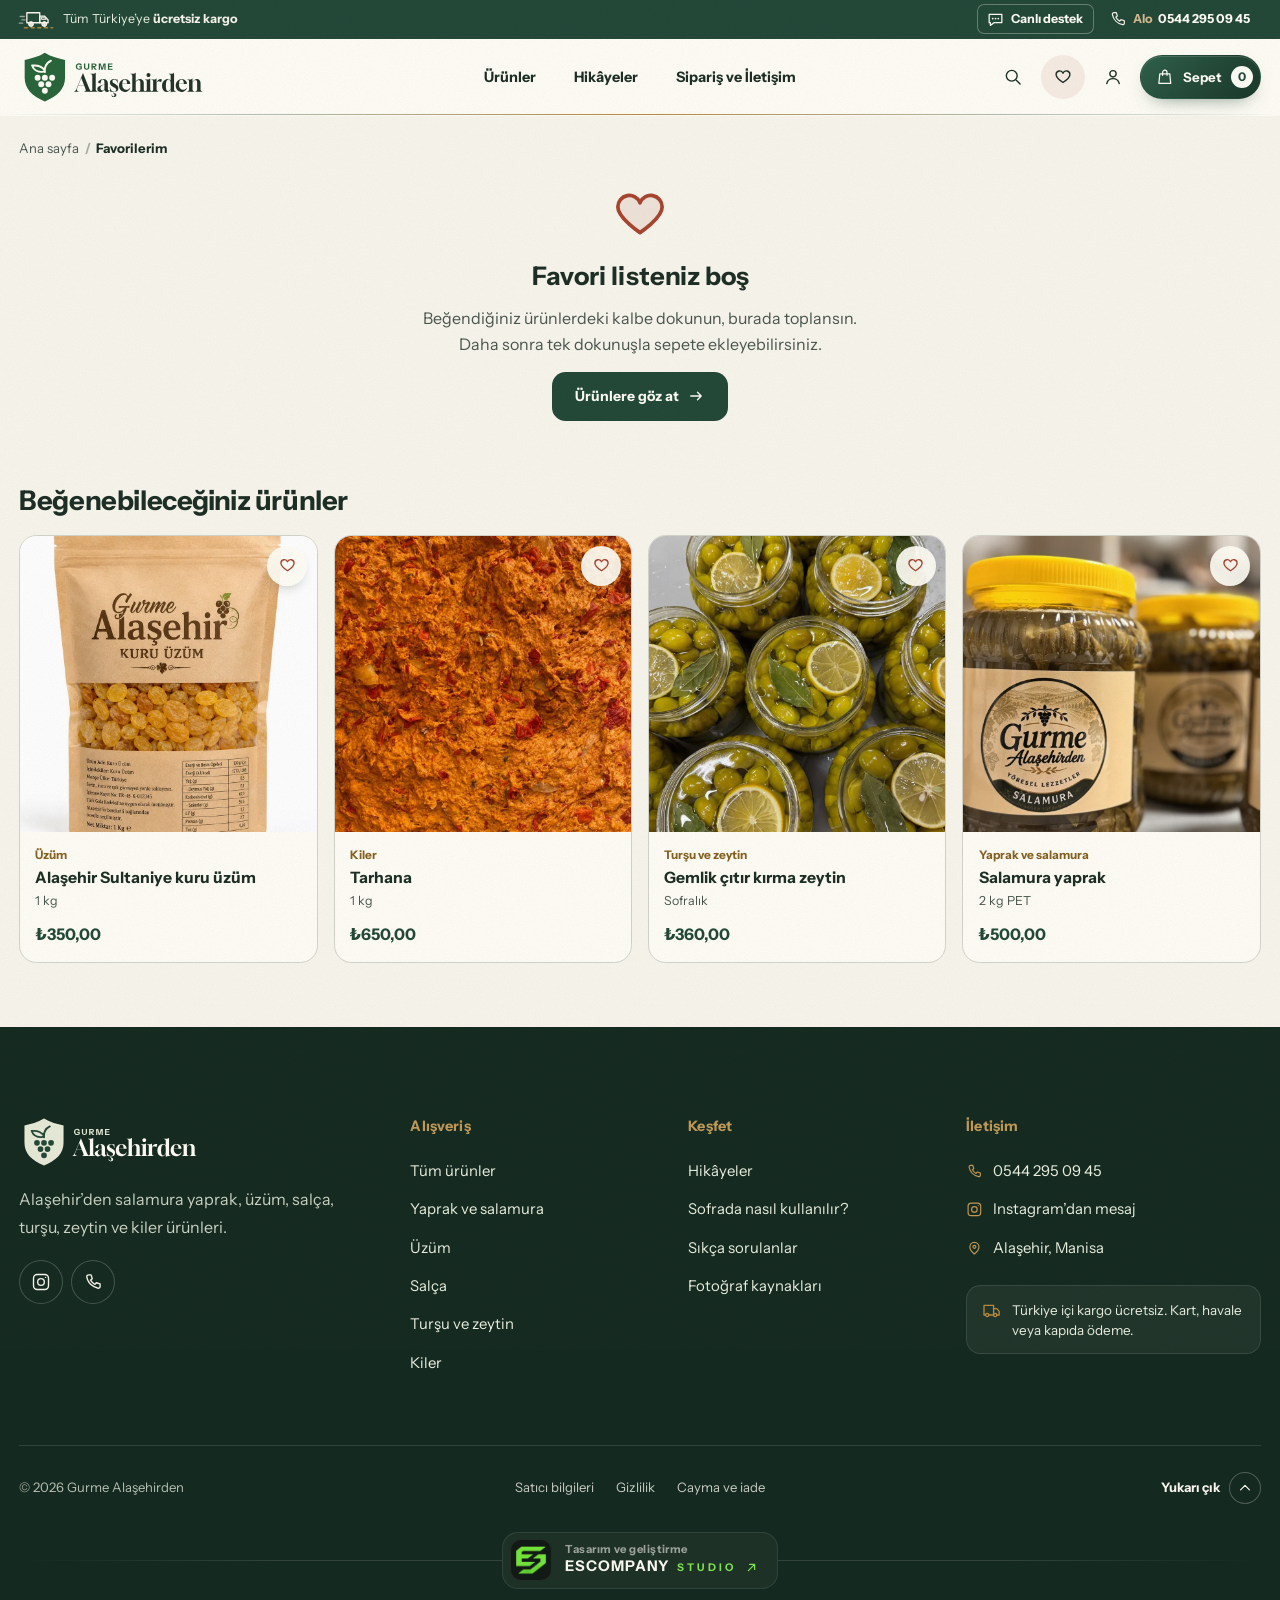
<file: favoriler.html>
<!doctype html>
<html lang="tr">
<head>
  <meta charset="utf-8">
  <meta name="viewport" content="width=device-width, initial-scale=1">
  <meta name="theme-color" content="#224737">
  <title>Favorilerim | Gurme Alaşehirden</title>
  <meta name="description" content="Favorilere eklediğiniz Gurme Alaşehirden ürünleri.">
  <meta name="robots" content="noindex">
  <script>document.documentElement.classList.add('js-motion');setTimeout(function(){var d=document.documentElement;if(!d.classList.contains('motion-on'))d.classList.remove('js-motion')},4000);</script>
  <link rel="apple-touch-icon" href="assets/icon.png">
  <link rel="icon" href="assets/gurme-marka.svg" type="image/svg+xml">
  <link rel="preload" href="assets/display.woff2" as="font" type="font/woff2" crossorigin>
  <link rel="stylesheet" href="styles.css?v=67">
  <link rel="stylesheet" href="motion.css?v=67">
  <script src="catalog.js?v=67" defer></script>
  <script src="mobile-menu.js?v=67" defer></script>
  <script src="account.js?v=67" defer></script>
  <script src="favorites.js?v=67" defer></script>
  <script src="fly.js?v=67" defer></script>
  <script src="search.js?v=67" defer></script>
  <script src="support.js?v=67" defer></script>
  <script src="motion.js?v=67" defer></script>
</head>
<body>
  <svg class="icon-library" xmlns="http://www.w3.org/2000/svg" aria-hidden="true">
    <symbol id="i-leaf" viewBox="0 0 24 24"><path d="M20.5 3.5c-5 1-9 1.4-12.1 4.6a6.4 6.4 0 0 0 0 9.1 6.4 6.4 0 0 0 9.1 0c3.2-3.2 3.5-7.5 3-13.7Z"/><path d="M3.5 21.5 14 11M8 17l-.3-5m.4 4.9 4.8.3"/></symbol>
    <symbol id="i-heart" viewBox="0 0 24 24"><path d="M20.3 9c0 4.1-8.3 9.6-8.3 9.6S3.7 13.1 3.7 9a4.3 4.3 0 0 1 8.3-1.6 4.3 4.3 0 0 1 8.3 1.6Z"/></symbol>
    <symbol id="i-bag" viewBox="0 0 24 24"><path d="M5.2 8h13.6l1.3 13H3.9L5.2 8Z"/><path d="M9 10V6a3 3 0 1 1 6 0v4"/></symbol>
    <symbol id="i-search" viewBox="0 0 24 24"><circle cx="10.5" cy="10.5" r="6.5"/><path d="m16 16 4.5 4.5"/></symbol>
    <symbol id="i-instagram" viewBox="0 0 24 24"><rect x="3" y="3" width="18" height="18" rx="4.5"/><circle cx="12" cy="12" r="4"/><path d="M17.5 6.5h.01"/></symbol>
    <symbol id="i-phone" viewBox="0 0 24 24"><path d="M6.7 3.5h3l1.4 4.5-2 1.7a13.8 13.8 0 0 0 5.2 5.2l1.7-2 4.5 1.4v3.1a2.1 2.1 0 0 1-2.3 2.1A16.8 16.8 0 0 1 4.5 5.8a2.1 2.1 0 0 1 2.2-2.3Z"/></symbol>
    <symbol id="i-menu" viewBox="0 0 24 24"><path d="M3.5 7h17M3.5 12h12M3.5 17h17"/></symbol>
    <symbol id="i-grid" viewBox="0 0 24 24"><rect x="3.5" y="3.5" width="6" height="6" rx="1"/><rect x="14.5" y="3.5" width="6" height="6" rx="1"/><rect x="3.5" y="14.5" width="6" height="6" rx="1"/><rect x="14.5" y="14.5" width="6" height="6" rx="1"/></symbol>
    <symbol id="i-chevron-right" viewBox="0 0 24 24"><path d="m9.5 6 6 6-6 6"/></symbol>
    <symbol id="i-close" viewBox="0 0 24 24"><path d="m6 6 12 12M18 6 6 18"/></symbol>
    <symbol id="i-origin" viewBox="0 0 24 24"><path d="M18.5 10c0 4.8-6.5 10-6.5 10s-6.5-5.2-6.5-10a6.5 6.5 0 1 1 13 0Z"/><circle cx="12" cy="9.8" r="2.2"/></symbol>
    <symbol id="i-delivery" viewBox="0 0 24 24"><path d="M2.5 5.5h12v12h-6m6-8h4l3 3.5v4.5h-3m-4 0h-2M2.5 17.5h2M2.5 5.5v12"/><circle cx="6.5" cy="17.5" r="2"/><circle cx="16.5" cy="17.5" r="2"/></symbol>
  </svg>

  <a class="skip" href="#main">İçeriğe geç</a>
  <aside class="announcement" aria-label="Duyuru">
    <div class="shell announcement-links">
      <p class="ann-ship">
        <svg class="ann-truck" viewBox="0 0 40 24" width="34" height="20" fill="none" aria-hidden="true">
          <g class="truck-speed"><path d="M1 9h5M3 13h4M0 17h4"/></g>
          <g class="truck-body">
            <path d="M9 4.5h15.5v12H9z"/>
            <path d="M24.5 8.5h5.6l4.4 4.6v3.4h-10z"/>
            <path d="M27 9.8h2.6l2.4 2.6H27z" class="truck-window"/>
          </g>
          <g class="truck-wheel"><circle cx="14" cy="18" r="2.6"/><path d="M14 15.4v5.2M11.4 18h5.2"/></g>
          <g class="truck-wheel"><circle cx="30" cy="18" r="2.6"/><path d="M30 15.4v5.2M27.4 18h5.2"/></g>
          <path class="truck-road" d="M6 22.5h34"/>
        </svg>
        <span><span class="ann-long">Tüm Türkiye’ye </span><strong>ücretsiz kargo</strong></span>
      </p>
      <div class="ann-actions">
        <a class="ann-support" href="https://ig.me/m/gurmealasehirden" target="_blank" rel="noopener" aria-label="Canlı destek, Instagram’dan mesaj gönderin">
          <svg class="ann-chat" viewBox="0 0 24 24" width="20" height="20" fill="none" aria-hidden="true">
            <path d="M4 5.5h16v10.5H10l-4.5 3.5V16H4z"/>
            <circle class="chat-dot" cx="8.5" cy="10.8" r="1.1"/>
            <circle class="chat-dot" cx="12" cy="10.8" r="1.1"/>
            <circle class="chat-dot" cx="15.5" cy="10.8" r="1.1"/>
          </svg>
          <span class="ann-label">Canlı destek</span>
        </a>
        <a class="ann-phone" href="tel:+905442950945" aria-label="Bizi arayın: 0544 295 09 45">
          <svg class="ann-ring" viewBox="0 0 24 24" width="18" height="18" fill="none" aria-hidden="true">
            <path class="ring-wave ring-wave-1" d="M15 3.6a5.6 5.6 0 0 1 5.4 5.4"/>
            <path class="ring-wave ring-wave-2" d="M15 0.8a8.4 8.4 0 0 1 8.2 8.2"/>
            <path class="ring-handset" d="M6.7 3.5h3l1.4 4.5-2 1.7a13.8 13.8 0 0 0 5.2 5.2l1.7-2 4.5 1.4v3.1a2.1 2.1 0 0 1-2.3 2.1A16.8 16.8 0 0 1 4.5 5.8a2.1 2.1 0 0 1 2.2-2.3Z"/>
          </svg>
          <span class="ann-num"><span class="ann-alo">Alo</span> 0544 295 09 45</span><span class="ann-call">Bizi arayın</span>
        </a>
      </div>
    </div>
  </aside>

  <header class="site-header">
    <div class="shell header-inner">
      <button class="icon-button menu-trigger" type="button" data-mobile-menu aria-haspopup="dialog" aria-controls="mobile-menu" aria-expanded="false">
        <svg class="icon" aria-hidden="true"><use href="#i-menu"/></svg>
        <span class="menu-trigger-label">Menü</span>
      </button>
      <a class="brand" href="index.html" aria-label="Gurme Alaşehirden ana sayfa">
        <img src="assets/gurme-alasehirden-logo.svg" width="229" height="64" alt="">
      </a>
      <nav class="primary-nav" aria-label="Ana menü">
        <a href="index.html#urunler">Ürünler</a>
        <a href="hikayeler.html">Hikâyeler</a>
        <a href="index.html#yardim">Sipariş ve İletişim</a>
      </nav>
      <div class="header-actions">
        <a class="icon-button" href="index.html?panel=search" aria-label="Ürün ara">
          <svg class="icon" aria-hidden="true"><use href="#i-search"/></svg>
        </a>
        <a class="cart-trigger story-cart" href="index.html?panel=cart" aria-label="Sepet">
          <svg class="icon" aria-hidden="true"><use href="#i-bag"/></svg>
          <span class="cart-trigger-label">Sepet</span>
        </a>
      </div>
    </div>
  </header>

  <main id="main" tabindex="-1" class="fv">
    <div class="shell">
      <nav class="pdp-crumbs" aria-label="Sayfa konumu"><ol><li><a href="index.html">Ana sayfa</a></li><li aria-current="page">Favorilerim</li></ol></nav>
      <div id="fv-root"></div>
    </div>
    <p class="visually-hidden" id="fv-live" role="status" aria-live="polite"></p>
  </main>

  <footer class="site-footer">
    <div class="shell footer-top">
      <div class="footer-brand">
        <a class="brand" href="index.html" aria-label="Gurme Alaşehirden ana sayfa">
          <img src="assets/gurme-alasehirden-logo-acik.svg" width="229" height="64" alt="">
        </a>
        <p>Alaşehir’den salamura yaprak, üzüm, salça, turşu, zeytin ve kiler ürünleri.</p>
        <div class="footer-socials">
          <a href="https://www.instagram.com/gurmealasehirden/" target="_blank" rel="noopener" aria-label="Instagram: @gurmealasehirden">
            <svg class="icon" aria-hidden="true"><use href="#i-instagram"/></svg>
          </a>
          <a href="tel:+905442950945" aria-label="Telefon: 0544 295 09 45">
            <svg class="icon" aria-hidden="true"><use href="#i-phone"/></svg>
          </a>
        </div>
      </div>
      <nav class="footer-col" aria-labelledby="footer-shop">
        <h2 id="footer-shop">Alışveriş</h2>
        <ul>
          <li><a href="index.html#urunler">Tüm ürünler</a></li>
          <li><a href="index.html?kategori=leaves#urunler">Yaprak ve salamura</a></li>
          <li><a href="index.html?kategori=grapes#urunler">Üzüm</a></li>
          <li><a href="index.html?kategori=paste#urunler">Salça</a></li>
          <li><a href="index.html?kategori=pickles#urunler">Turşu ve zeytin</a></li>
          <li><a href="index.html?kategori=pantry#urunler">Kiler</a></li>
        </ul>
      </nav>
      <nav class="footer-col" aria-labelledby="footer-explore">
        <h2 id="footer-explore">Keşfet</h2>
        <ul>
          <li><a href="hikayeler.html">Hikâyeler</a></li>
          <li><a href="hikayeler.html#serving-title">Sofrada nasıl kullanılır?</a></li>
          <li><a href="index.html#yardim">Sıkça sorulanlar</a></li>
          <li><a href="hikayeler.html#fotograf-kaynaklari">Fotoğraf kaynakları</a></li>
        </ul>
      </nav>
      <div class="footer-col footer-contact">
        <h2>İletişim</h2>
        <ul>
          <li><a href="tel:+905442950945"><svg class="icon" aria-hidden="true"><use href="#i-phone"/></svg>0544 295 09 45</a></li>
          <li><a href="https://ig.me/m/gurmealasehirden" target="_blank" rel="noopener"><svg class="icon" aria-hidden="true"><use href="#i-instagram"/></svg>Instagram’dan mesaj</a></li>
          <li><span><svg class="icon" aria-hidden="true"><use href="#i-origin"/></svg>Alaşehir, Manisa</span></li>
        </ul>
        <p class="footer-note"><svg class="icon" aria-hidden="true"><use href="#i-delivery"/></svg><span>Türkiye içi kargo ücretsiz. Kart, havale veya kapıda ödeme.</span></p>
      </div>
    </div>
    <div class="shell footer-bottom">
      <p>© 2026 Gurme Alaşehirden</p>
      <nav class="footer-legal" aria-label="Yasal">
        <a href="yasal.html#satici">Satıcı bilgileri</a>
        <a href="yasal.html#gizlilik">Gizlilik</a>
        <a href="yasal.html#cayma">Cayma ve iade</a>
      </nav>
      <a class="studio-sign" href="https://escompanystudio.com/" target="_blank" rel="noopener" aria-label="Tasarım ve geliştirme: ES Company Studio, yeni sekmede açılır">
        <span class="sign-mark" aria-hidden="true"><img src="assets/escompany-mark.webp" width="128" height="128" alt="" loading="lazy" decoding="async"></span>
        <span class="sign-text">
          <span class="sign-kicker">Tasarım ve geliştirme</span>
          <span class="sign-name"><span class="sign-word">ESCOMPANY</span><span class="sign-studio">STUDIO</span><svg class="sign-arrow" viewBox="0 0 24 24" fill="none" aria-hidden="true"><path d="M7 17 17 7M9 7h8v8"/></svg></span>
        </span>
      </a>
      <a class="to-top" href="#main">
        <span>Yukarı çık</span>
        <svg class="icon" aria-hidden="true"><use href="#i-chevron-right"/></svg>
      </a>
    </div>
  </footer>

</body>
</html>
</file>
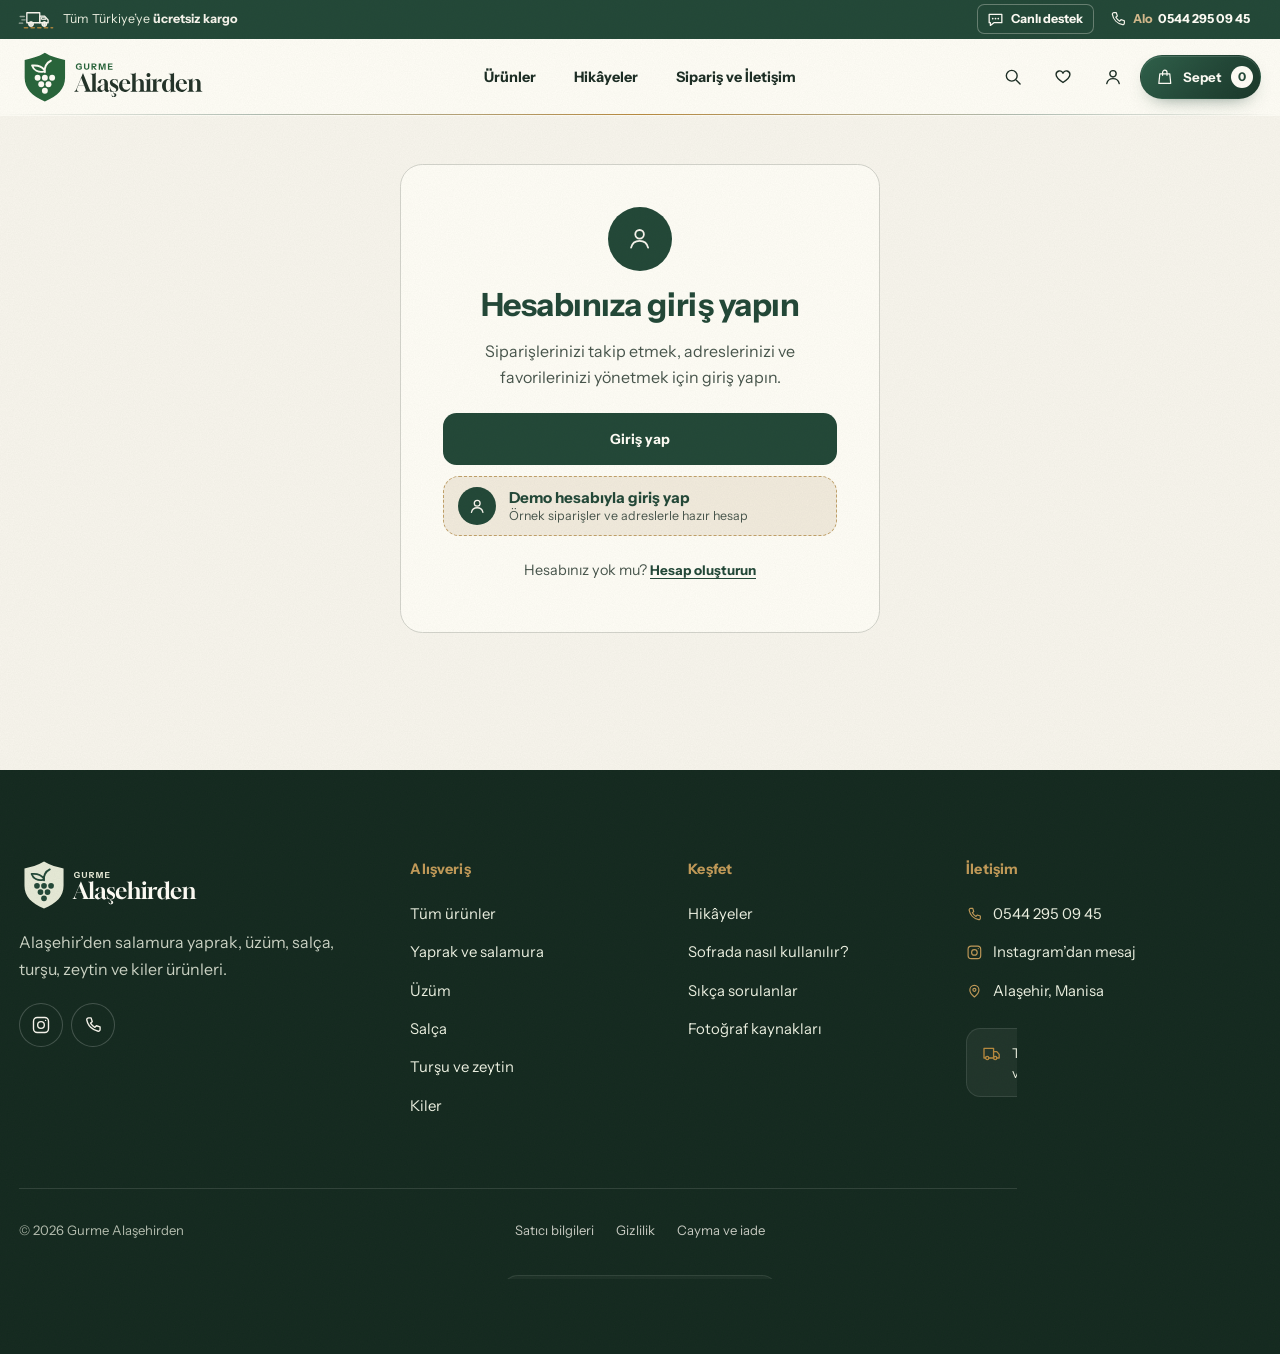
<file: hesabim.html>
<!doctype html>
<html lang="tr">
<head>
  <meta charset="utf-8">
  <meta name="viewport" content="width=device-width, initial-scale=1">
  <meta name="theme-color" content="#224737">
  <meta name="robots" content="noindex">
  <title>Hesabım | Gurme Alaşehirden</title>
  <script>document.documentElement.classList.add('js-motion');setTimeout(function(){var d=document.documentElement;if(!d.classList.contains('motion-on'))d.classList.remove('js-motion')},4000);</script>
  <link rel="apple-touch-icon" href="assets/icon.png">
  <link rel="icon" href="assets/gurme-marka.svg" type="image/svg+xml">
  <link rel="preload" href="assets/display.woff2" as="font" type="font/woff2" crossorigin>
  <link rel="stylesheet" href="styles.css?v=67">
  <link rel="stylesheet" href="motion.css?v=67">
  <script src="catalog.js?v=67" defer></script>
  <script src="mobile-menu.js?v=67" defer></script>
  <script src="account.js?v=67" defer></script>
  <script src="art.js?v=67" defer></script>
  <script src="profile.js?v=67" defer></script>
  <script src="fly.js?v=67" defer></script>
  <script src="search.js?v=67" defer></script>
  <script src="support.js?v=67" defer></script>
  <script src="motion.js?v=67" defer></script>
</head>
<body>
  <svg class="icon-library" xmlns="http://www.w3.org/2000/svg" aria-hidden="true">
    <symbol id="i-leaf" viewBox="0 0 24 24"><path d="M20.5 3.5c-5 1-9 1.4-12.1 4.6a6.4 6.4 0 0 0 0 9.1 6.4 6.4 0 0 0 9.1 0c3.2-3.2 3.5-7.5 3-13.7Z"/><path d="M3.5 21.5 14 11M8 17l-.3-5m.4 4.9 4.8.3"/></symbol>
    <symbol id="i-heart" viewBox="0 0 24 24"><path d="M20.3 9c0 4.1-8.3 9.6-8.3 9.6S3.7 13.1 3.7 9a4.3 4.3 0 0 1 8.3-1.6 4.3 4.3 0 0 1 8.3 1.6Z"/></symbol>
    <symbol id="i-bag" viewBox="0 0 24 24"><path d="M5.2 8h13.6l1.3 13H3.9L5.2 8Z"/><path d="M9 10V6a3 3 0 1 1 6 0v4"/></symbol>
    <symbol id="i-search" viewBox="0 0 24 24"><circle cx="10.5" cy="10.5" r="6.5"/><path d="m16 16 4.5 4.5"/></symbol>
    <symbol id="i-instagram" viewBox="0 0 24 24"><rect x="3" y="3" width="18" height="18" rx="4.5"/><circle cx="12" cy="12" r="4"/><path d="M17.5 6.5h.01"/></symbol>
    <symbol id="i-phone" viewBox="0 0 24 24"><path d="M6.7 3.5h3l1.4 4.5-2 1.7a13.8 13.8 0 0 0 5.2 5.2l1.7-2 4.5 1.4v3.1a2.1 2.1 0 0 1-2.3 2.1A16.8 16.8 0 0 1 4.5 5.8a2.1 2.1 0 0 1 2.2-2.3Z"/></symbol>
    <symbol id="i-menu" viewBox="0 0 24 24"><path d="M3.5 7h17M3.5 12h12M3.5 17h17"/></symbol>
    <symbol id="i-grid" viewBox="0 0 24 24"><rect x="3.5" y="3.5" width="6" height="6" rx="1"/><rect x="14.5" y="3.5" width="6" height="6" rx="1"/><rect x="3.5" y="14.5" width="6" height="6" rx="1"/><rect x="14.5" y="14.5" width="6" height="6" rx="1"/></symbol>
    <symbol id="i-chevron-right" viewBox="0 0 24 24"><path d="m9.5 6 6 6-6 6"/></symbol>
    <symbol id="i-close" viewBox="0 0 24 24"><path d="m6 6 12 12M18 6 6 18"/></symbol>
    <symbol id="i-origin" viewBox="0 0 24 24"><path d="M18.5 10c0 4.8-6.5 10-6.5 10s-6.5-5.2-6.5-10a6.5 6.5 0 1 1 13 0Z"/><circle cx="12" cy="9.8" r="2.2"/></symbol>
    <symbol id="i-delivery" viewBox="0 0 24 24"><path d="M2.5 5.5h12v12h-6m6-8h4l3 3.5v4.5h-3m-4 0h-2M2.5 17.5h2M2.5 5.5v12"/><circle cx="6.5" cy="17.5" r="2"/><circle cx="16.5" cy="17.5" r="2"/></symbol>
  </svg>

  <a class="skip" href="#main">İçeriğe geç</a>
  <aside class="announcement" aria-label="Duyuru">
    <div class="shell announcement-links">
      <p class="ann-ship">
        <svg class="ann-truck" viewBox="0 0 40 24" width="34" height="20" fill="none" aria-hidden="true">
          <g class="truck-speed"><path d="M1 9h5M3 13h4M0 17h4"/></g>
          <g class="truck-body">
            <path d="M9 4.5h15.5v12H9z"/>
            <path d="M24.5 8.5h5.6l4.4 4.6v3.4h-10z"/>
            <path d="M27 9.8h2.6l2.4 2.6H27z" class="truck-window"/>
          </g>
          <g class="truck-wheel"><circle cx="14" cy="18" r="2.6"/><path d="M14 15.4v5.2M11.4 18h5.2"/></g>
          <g class="truck-wheel"><circle cx="30" cy="18" r="2.6"/><path d="M30 15.4v5.2M27.4 18h5.2"/></g>
          <path class="truck-road" d="M6 22.5h34"/>
        </svg>
        <span><span class="ann-long">Tüm Türkiye’ye </span><strong>ücretsiz kargo</strong></span>
      </p>
      <div class="ann-actions">
        <a class="ann-support" href="https://ig.me/m/gurmealasehirden" target="_blank" rel="noopener" aria-label="Canlı destek, Instagram’dan mesaj gönderin">
          <svg class="ann-chat" viewBox="0 0 24 24" width="20" height="20" fill="none" aria-hidden="true">
            <path d="M4 5.5h16v10.5H10l-4.5 3.5V16H4z"/>
            <circle class="chat-dot" cx="8.5" cy="10.8" r="1.1"/>
            <circle class="chat-dot" cx="12" cy="10.8" r="1.1"/>
            <circle class="chat-dot" cx="15.5" cy="10.8" r="1.1"/>
          </svg>
          <span class="ann-label">Canlı destek</span>
        </a>
        <a class="ann-phone" href="tel:+905442950945" aria-label="Bizi arayın: 0544 295 09 45">
          <svg class="ann-ring" viewBox="0 0 24 24" width="18" height="18" fill="none" aria-hidden="true">
            <path class="ring-wave ring-wave-1" d="M15 3.6a5.6 5.6 0 0 1 5.4 5.4"/>
            <path class="ring-wave ring-wave-2" d="M15 0.8a8.4 8.4 0 0 1 8.2 8.2"/>
            <path class="ring-handset" d="M6.7 3.5h3l1.4 4.5-2 1.7a13.8 13.8 0 0 0 5.2 5.2l1.7-2 4.5 1.4v3.1a2.1 2.1 0 0 1-2.3 2.1A16.8 16.8 0 0 1 4.5 5.8a2.1 2.1 0 0 1 2.2-2.3Z"/>
          </svg>
          <span class="ann-num"><span class="ann-alo">Alo</span> 0544 295 09 45</span><span class="ann-call">Bizi arayın</span>
        </a>
      </div>
    </div>
  </aside>

  <header class="site-header">
    <div class="shell header-inner">
      <button class="icon-button menu-trigger" type="button" data-mobile-menu aria-haspopup="dialog" aria-controls="mobile-menu" aria-expanded="false">
        <svg class="icon" aria-hidden="true"><use href="#i-menu"/></svg>
        <span class="menu-trigger-label">Menü</span>
      </button>
      <a class="brand" href="index.html" aria-label="Gurme Alaşehirden ana sayfa">
        <img src="assets/gurme-alasehirden-logo.svg" width="229" height="64" alt="">
      </a>
      <nav class="primary-nav" aria-label="Ana menü">
        <a href="index.html#urunler">Ürünler</a>
        <a href="hikayeler.html">Hikâyeler</a>
        <a href="index.html#yardim">Sipariş ve İletişim</a>
      </nav>
      <div class="header-actions">
        <a class="icon-button" href="index.html?panel=search" aria-label="Ürün ara">
          <svg class="icon" aria-hidden="true"><use href="#i-search"/></svg>
        </a>
        <a class="cart-trigger story-cart" href="index.html?panel=cart" aria-label="Sepet">
          <svg class="icon" aria-hidden="true"><use href="#i-bag"/></svg>
          <span class="cart-trigger-label">Sepet</span>
        </a>
      </div>
    </div>
  </header>

  <main id="main" tabindex="-1" class="profile">
    <section class="shell pf-guest" id="pf-guest" hidden aria-labelledby="pf-guest-title">
      <div class="pf-guest-card">
        <span class="pf-guest-ico" aria-hidden="true"><svg viewBox="0 0 24 24"><circle cx="12" cy="8.2" r="3.8"/><path d="M4.5 20c.9-3.9 4-6 7.5-6s6.6 2.1 7.5 6"/></svg></span>
        <h1 id="pf-guest-title">Hesabınıza giriş yapın</h1>
        <p>Siparişlerinizi takip etmek, adreslerinizi ve favorilerinizi yönetmek için giriş yapın.</p>
        <div class="pf-guest-actions">
          <button type="button" class="button button-primary" data-account="login">Giriş yap</button>
          <button type="button" class="button account-demo" data-demo-login>
            <span class="account-demo-icon" aria-hidden="true"><svg class="icon" viewBox="0 0 24 24"><circle cx="12" cy="8.2" r="3.8"/><path d="M4.5 20c.9-3.9 4-6 7.5-6s6.6 2.1 7.5 6"/></svg></span>
            <span class="account-demo-text"><strong>Demo hesabıyla giriş yap</strong><small>Örnek siparişler ve adreslerle hazır hesap</small></span>
          </button>
        </div>
        <p class="pf-guest-alt">Hesabınız yok mu? <button type="button" class="text-button" data-account="register">Hesap oluşturun</button></p>
      </div>
    </section>

    <div class="shell pf-layout" id="pf-app" hidden>
      <aside class="pf-side" aria-label="Hesap menüsü">
        <div class="pf-user" id="pf-user"></div>
        <nav class="pf-nav" id="pf-nav" aria-label="Hesabım"></nav>
        <button type="button" class="pf-signout" id="pf-signout"><svg class="pf-ico" viewBox="0 0 24 24" aria-hidden="true"><path d="M14 5H6.5A1.5 1.5 0 0 0 5 6.5v11A1.5 1.5 0 0 0 6.5 19H14M10 12h10m-3.5-3.5L20 12l-3.5 3.5"/></svg> Çıkış yap</button>
      </aside>
      <section class="pf-main" id="pf-main" aria-label="Hesap içeriği"></section>
    </div>
    <p class="visually-hidden" id="pf-live" role="status" aria-live="polite"></p>
  </main>

  <footer class="site-footer">
    <div class="shell footer-top">
      <div class="footer-brand">
        <a class="brand" href="index.html" aria-label="Gurme Alaşehirden ana sayfa">
          <img src="assets/gurme-alasehirden-logo-acik.svg" width="229" height="64" alt="">
        </a>
        <p>Alaşehir’den salamura yaprak, üzüm, salça, turşu, zeytin ve kiler ürünleri.</p>
        <div class="footer-socials">
          <a href="https://www.instagram.com/gurmealasehirden/" target="_blank" rel="noopener" aria-label="Instagram: @gurmealasehirden">
            <svg class="icon" aria-hidden="true"><use href="#i-instagram"/></svg>
          </a>
          <a href="tel:+905442950945" aria-label="Telefon: 0544 295 09 45">
            <svg class="icon" aria-hidden="true"><use href="#i-phone"/></svg>
          </a>
        </div>
      </div>
      <nav class="footer-col" aria-labelledby="footer-shop">
        <h2 id="footer-shop">Alışveriş</h2>
        <ul>
          <li><a href="index.html#urunler">Tüm ürünler</a></li>
          <li><a href="index.html?kategori=leaves#urunler">Yaprak ve salamura</a></li>
          <li><a href="index.html?kategori=grapes#urunler">Üzüm</a></li>
          <li><a href="index.html?kategori=paste#urunler">Salça</a></li>
          <li><a href="index.html?kategori=pickles#urunler">Turşu ve zeytin</a></li>
          <li><a href="index.html?kategori=pantry#urunler">Kiler</a></li>
        </ul>
      </nav>
      <nav class="footer-col" aria-labelledby="footer-explore">
        <h2 id="footer-explore">Keşfet</h2>
        <ul>
          <li><a href="hikayeler.html">Hikâyeler</a></li>
          <li><a href="hikayeler.html#serving-title">Sofrada nasıl kullanılır?</a></li>
          <li><a href="index.html#yardim">Sıkça sorulanlar</a></li>
          <li><a href="hikayeler.html#fotograf-kaynaklari">Fotoğraf kaynakları</a></li>
        </ul>
      </nav>
      <div class="footer-col footer-contact">
        <h2>İletişim</h2>
        <ul>
          <li><a href="tel:+905442950945"><svg class="icon" aria-hidden="true"><use href="#i-phone"/></svg>0544 295 09 45</a></li>
          <li><a href="https://ig.me/m/gurmealasehirden" target="_blank" rel="noopener"><svg class="icon" aria-hidden="true"><use href="#i-instagram"/></svg>Instagram’dan mesaj</a></li>
          <li><span><svg class="icon" aria-hidden="true"><use href="#i-origin"/></svg>Alaşehir, Manisa</span></li>
        </ul>
        <p class="footer-note"><svg class="icon" aria-hidden="true"><use href="#i-delivery"/></svg><span>Türkiye içi kargo ücretsiz. Kart, havale veya kapıda ödeme.</span></p>
      </div>
    </div>
    <div class="shell footer-bottom">
      <p>© 2026 Gurme Alaşehirden</p>
      <nav class="footer-legal" aria-label="Yasal">
        <a href="yasal.html#satici">Satıcı bilgileri</a>
        <a href="yasal.html#gizlilik">Gizlilik</a>
        <a href="yasal.html#cayma">Cayma ve iade</a>
      </nav>
      <a class="studio-sign" href="https://escompanystudio.com/" target="_blank" rel="noopener" aria-label="Tasarım ve geliştirme: ES Company Studio, yeni sekmede açılır">
        <span class="sign-mark" aria-hidden="true"><img src="assets/escompany-mark.webp" width="128" height="128" alt="" loading="lazy" decoding="async"></span>
        <span class="sign-text">
          <span class="sign-kicker">Tasarım ve geliştirme</span>
          <span class="sign-name"><span class="sign-word">ESCOMPANY</span><span class="sign-studio">STUDIO</span><svg class="sign-arrow" viewBox="0 0 24 24" fill="none" aria-hidden="true"><path d="M7 17 17 7M9 7h8v8"/></svg></span>
        </span>
      </a>
      <a class="to-top" href="#main">
        <span>Yukarı çık</span>
        <svg class="icon" aria-hidden="true"><use href="#i-chevron-right"/></svg>
      </a>
    </div>
  </footer>

</body>
</html>
</file>
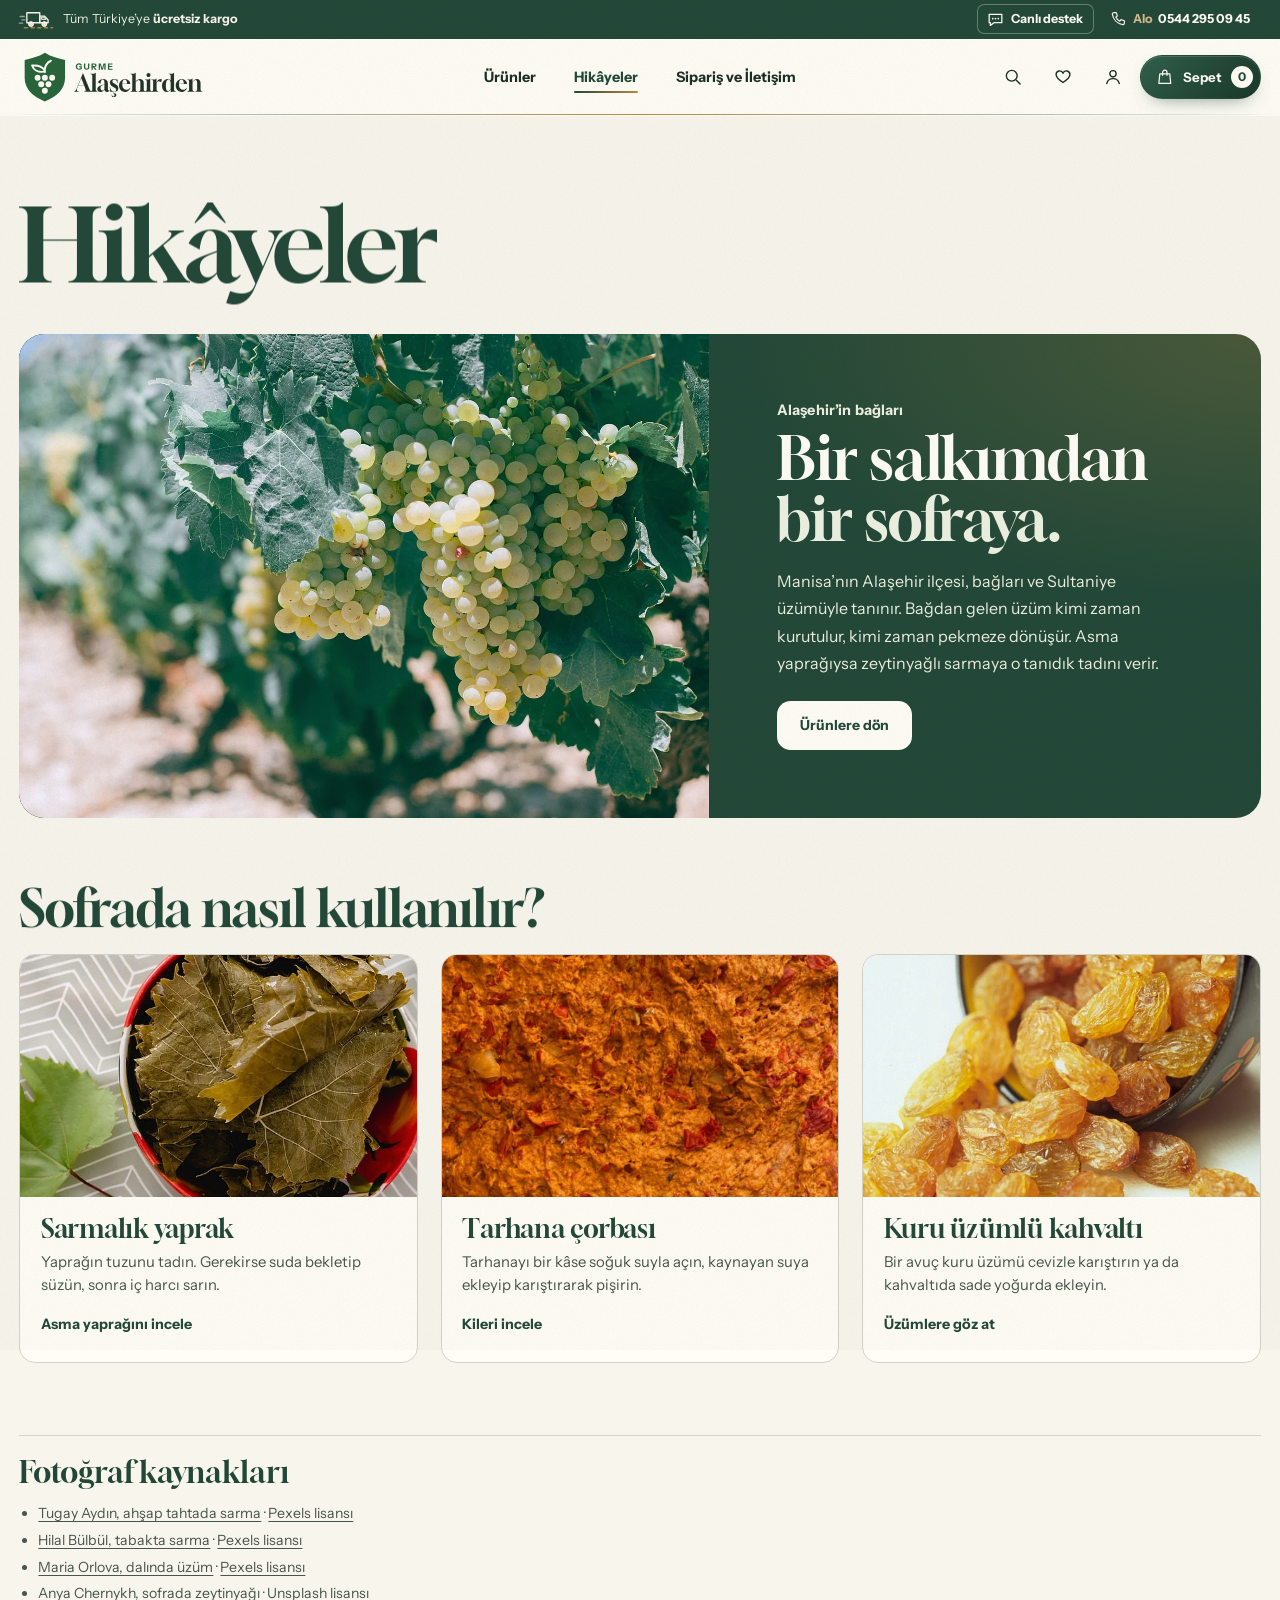
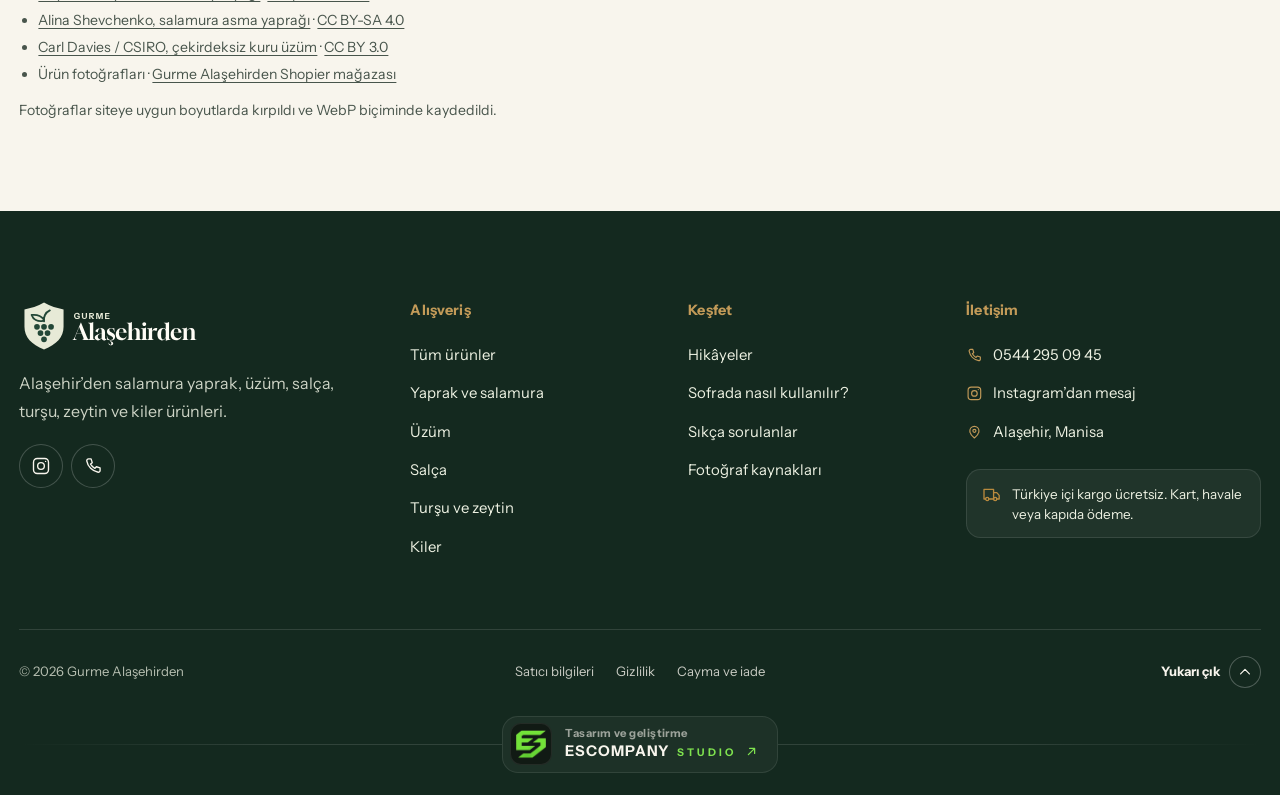
<file: hikayeler.html>
<!doctype html>
<html lang="tr">
<head>
  <meta charset="utf-8">
  <meta name="viewport" content="width=device-width, initial-scale=1">
  <meta name="robots" content="noindex">
  <meta name="theme-color" content="#224737">
  <meta name="description" content="Alaşehir’in bağları, Sultaniye üzümü ve sofraya gelen yöresel lezzetler.">
  <title>Hikâyeler | Gurme Alaşehirden</title>
  <script>document.documentElement.classList.add('js-motion');setTimeout(function(){var d=document.documentElement;if(!d.classList.contains('motion-on'))d.classList.remove('js-motion')},4000);</script>
  <meta property="og:type" content="website">
  <meta property="og:title" content="Hikâyeler | Gurme Alaşehirden">
  <meta property="og:description" content="Alaşehir’in bağları, Sultaniye üzümü ve sofraya gelen yöresel lezzetler.">
  <meta property="og:image" content="https://escompanystudio-base.github.io/gurme-alasehirden-demo/assets/og-cover.jpg">
  <meta property="og:image:width" content="1200">
  <meta property="og:image:height" content="630">
  <meta property="og:locale" content="tr_TR">
  <meta name="twitter:card" content="summary_large_image">
  <link rel="apple-touch-icon" href="assets/icon.png">
  <link rel="icon" href="assets/gurme-marka.svg" type="image/svg+xml">
  <link rel="preload" href="assets/display.woff2" as="font" type="font/woff2" crossorigin>
  <link rel="stylesheet" href="styles.css?v=67">
  <link rel="stylesheet" href="motion.css?v=67">
  <script src="catalog.js?v=67" defer></script>
  <script src="mobile-menu.js?v=67" defer></script>
  <script src="account.js?v=67" defer></script>
  <script src="fly.js?v=67" defer></script>
  <script src="search.js?v=67" defer></script>
  <script src="support.js?v=67" defer></script>
  <script src="motion.js?v=67" defer></script>
</head>
<body>
  <svg class="icon-library" xmlns="http://www.w3.org/2000/svg" aria-hidden="true">
    <symbol id="i-leaf" viewBox="0 0 24 24"><path d="M20.5 3.5c-5 1-9 1.4-12.1 4.6a6.4 6.4 0 0 0 0 9.1 6.4 6.4 0 0 0 9.1 0c3.2-3.2 3.5-7.5 3-13.7Z"/><path d="M3.5 21.5 14 11M8 17l-.3-5m.4 4.9 4.8.3"/></symbol>
    <symbol id="i-heart" viewBox="0 0 24 24"><path d="M20.3 9c0 4.1-8.3 9.6-8.3 9.6S3.7 13.1 3.7 9a4.3 4.3 0 0 1 8.3-1.6 4.3 4.3 0 0 1 8.3 1.6Z"/></symbol>
    <symbol id="i-bag" viewBox="0 0 24 24"><path d="M5.2 8h13.6l1.3 13H3.9L5.2 8Z"/><path d="M9 10V6a3 3 0 1 1 6 0v4"/></symbol>
    <symbol id="i-search" viewBox="0 0 24 24"><circle cx="10.5" cy="10.5" r="6.5"/><path d="m16 16 4.5 4.5"/></symbol>
    <symbol id="i-instagram" viewBox="0 0 24 24"><rect x="3" y="3" width="18" height="18" rx="4.5"/><circle cx="12" cy="12" r="4"/><path d="M17.5 6.5h.01"/></symbol>
    <symbol id="i-phone" viewBox="0 0 24 24"><path d="M6.7 3.5h3l1.4 4.5-2 1.7a13.8 13.8 0 0 0 5.2 5.2l1.7-2 4.5 1.4v3.1a2.1 2.1 0 0 1-2.3 2.1A16.8 16.8 0 0 1 4.5 5.8a2.1 2.1 0 0 1 2.2-2.3Z"/></symbol>
    <symbol id="i-menu" viewBox="0 0 24 24"><path d="M3.5 7h17M3.5 12h12M3.5 17h17"/></symbol>
    <symbol id="i-grid" viewBox="0 0 24 24"><rect x="3.5" y="3.5" width="6" height="6" rx="1"/><rect x="14.5" y="3.5" width="6" height="6" rx="1"/><rect x="3.5" y="14.5" width="6" height="6" rx="1"/><rect x="14.5" y="14.5" width="6" height="6" rx="1"/></symbol>
    <symbol id="i-chevron-right" viewBox="0 0 24 24"><path d="m9.5 6 6 6-6 6"/></symbol>
    <symbol id="i-close" viewBox="0 0 24 24"><path d="m6 6 12 12M18 6 6 18"/></symbol>
    <symbol id="i-origin" viewBox="0 0 24 24"><path d="M18.5 10c0 4.8-6.5 10-6.5 10s-6.5-5.2-6.5-10a6.5 6.5 0 1 1 13 0Z"/><circle cx="12" cy="9.8" r="2.2"/></symbol>
    <symbol id="i-delivery" viewBox="0 0 24 24"><path d="M2.5 5.5h12v12h-6m6-8h4l3 3.5v4.5h-3m-4 0h-2M2.5 17.5h2M2.5 5.5v12"/><circle cx="6.5" cy="17.5" r="2"/><circle cx="16.5" cy="17.5" r="2"/></symbol>
  </svg>

  <a class="skip" href="#main">İçeriğe geç</a>
  <aside class="announcement" aria-label="Duyuru">
    <div class="shell announcement-links">
      <p class="ann-ship">
        <svg class="ann-truck" viewBox="0 0 40 24" width="34" height="20" fill="none" aria-hidden="true">
          <g class="truck-speed"><path d="M1 9h5M3 13h4M0 17h4"/></g>
          <g class="truck-body">
            <path d="M9 4.5h15.5v12H9z"/>
            <path d="M24.5 8.5h5.6l4.4 4.6v3.4h-10z"/>
            <path d="M27 9.8h2.6l2.4 2.6H27z" class="truck-window"/>
          </g>
          <g class="truck-wheel"><circle cx="14" cy="18" r="2.6"/><path d="M14 15.4v5.2M11.4 18h5.2"/></g>
          <g class="truck-wheel"><circle cx="30" cy="18" r="2.6"/><path d="M30 15.4v5.2M27.4 18h5.2"/></g>
          <path class="truck-road" d="M6 22.5h34"/>
        </svg>
        <span><span class="ann-long">Tüm Türkiye’ye </span><strong>ücretsiz kargo</strong></span>
      </p>
      <div class="ann-actions">
        <a class="ann-support" href="https://ig.me/m/gurmealasehirden" target="_blank" rel="noopener" aria-label="Canlı destek, Instagram’dan mesaj gönderin">
          <svg class="ann-chat" viewBox="0 0 24 24" width="20" height="20" fill="none" aria-hidden="true">
            <path d="M4 5.5h16v10.5H10l-4.5 3.5V16H4z"/>
            <circle class="chat-dot" cx="8.5" cy="10.8" r="1.1"/>
            <circle class="chat-dot" cx="12" cy="10.8" r="1.1"/>
            <circle class="chat-dot" cx="15.5" cy="10.8" r="1.1"/>
          </svg>
          <span class="ann-label">Canlı destek</span>
        </a>
        <a class="ann-phone" href="tel:+905442950945" aria-label="Bizi arayın: 0544 295 09 45">
          <svg class="ann-ring" viewBox="0 0 24 24" width="18" height="18" fill="none" aria-hidden="true">
            <path class="ring-wave ring-wave-1" d="M15 3.6a5.6 5.6 0 0 1 5.4 5.4"/>
            <path class="ring-wave ring-wave-2" d="M15 0.8a8.4 8.4 0 0 1 8.2 8.2"/>
            <path class="ring-handset" d="M6.7 3.5h3l1.4 4.5-2 1.7a13.8 13.8 0 0 0 5.2 5.2l1.7-2 4.5 1.4v3.1a2.1 2.1 0 0 1-2.3 2.1A16.8 16.8 0 0 1 4.5 5.8a2.1 2.1 0 0 1 2.2-2.3Z"/>
          </svg>
          <span class="ann-num"><span class="ann-alo">Alo</span> 0544 295 09 45</span><span class="ann-call">Bizi arayın</span>
        </a>
      </div>
    </div>
  </aside>

  <header class="site-header">
    <div class="shell header-inner">
      <button class="icon-button menu-trigger" type="button" data-mobile-menu aria-haspopup="dialog" aria-controls="mobile-menu" aria-expanded="false">
        <svg class="icon" aria-hidden="true"><use href="#i-menu"/></svg>
        <span class="menu-trigger-label">Menü</span>
      </button>
      <a class="brand" href="index.html" aria-label="Gurme Alaşehirden ana sayfa">
        <img src="assets/gurme-alasehirden-logo.svg" width="229" height="64" alt="">
      </a>
      <nav class="primary-nav" aria-label="Ana menü">
        <a href="index.html#urunler">Ürünler</a>
        <a href="hikayeler.html" aria-current="page">Hikâyeler</a>
        <a href="index.html#yardim">Sipariş ve İletişim</a>
      </nav>
      <div class="header-actions">
        <a class="icon-button" href="index.html?panel=search" aria-label="Ürün ara">
          <svg class="icon" aria-hidden="true"><use href="#i-search"/></svg>
        </a>
        <a class="cart-trigger story-cart" href="index.html?panel=cart" aria-label="Sepet">
          <svg class="icon" aria-hidden="true"><use href="#i-bag"/></svg>
          <span class="cart-trigger-label">Sepet</span>
        </a>
      </div>
    </div>
  </header>

  <main id="main" tabindex="-1" class="stories">
    <div class="shell stories-heading">
      <h1 data-split>Hikâyeler</h1>
    </div>
    <section class="origin" aria-labelledby="origin-title">
      <div class="shell origin-inner" data-reveal>
        <figure class="origin-visual">
          <img src="assets/editorial-uzum.webp" width="1600" height="1067" alt="Bağda dalında olgunlaşan yeşil üzüm salkımları" fetchpriority="high">
        </figure>
        <div class="origin-copy">
          <p class="eyebrow">Alaşehir’in bağları</p>
          <h2 id="origin-title" data-split>Bir salkımdan<br><em>bir sofraya.</em></h2>
          <p>Manisa’nın Alaşehir ilçesi, bağları ve Sultaniye üzümüyle tanınır. Bağdan gelen üzüm kimi zaman kurutulur, kimi zaman pekmeze dönüşür. Asma yaprağıysa zeytinyağlı sarmaya o tanıdık tadını verir.</p>
          <a class="button button-light" href="index.html#urunler">Ürünlere dön</a>
        </div>
      </div>
    </section>

    <section class="shell serving-guide" aria-labelledby="serving-title">
      <h2 id="serving-title" data-split>Sofrada nasıl kullanılır?</h2>
      <div class="serving-grid" data-stagger>
        <article class="serving-card" id="tarif-yaprak">
          <img src="assets/editorial-yaprak.webp" width="627" height="627" alt="Kırmızı kâsede salamura asma yaprakları" loading="lazy">
          <div>
            <h3>Sarmalık yaprak</h3>
            <p>Yaprağın tuzunu tadın. Gerekirse suda bekletip süzün, sonra iç harcı sarın.</p>
            <a class="text-link" href="index.html?kategori=leaves#urunler">Asma yaprağını incele</a>
          </div>
        </article>
        <article class="serving-card" id="tarif-tarhana">
          <img src="assets/urunler/48458883.webp" width="627" height="627" alt="Tarhana ürün fotoğrafı" loading="lazy">
          <div>
            <h3>Tarhana çorbası</h3>
            <p>Tarhanayı bir kâse soğuk suyla açın, kaynayan suya ekleyip karıştırarak pişirin.</p>
            <a class="text-link" href="index.html?kategori=pantry#urunler">Kileri incele</a>
          </div>
        </article>
        <article class="serving-card" id="tarif-uzum">
          <img src="assets/editorial-kuru-uzum.webp" width="627" height="627" alt="Kâseden dökülen çekirdeksiz kuru üzümler" loading="lazy">
          <div>
            <h3>Kuru üzümlü kahvaltı</h3>
            <p>Bir avuç kuru üzümü cevizle karıştırın ya da kahvaltıda sade yoğurda ekleyin.</p>
            <a class="text-link" href="index.html?kategori=grapes#urunler">Üzümlere göz at</a>
          </div>
        </article>
      </div>
    </section>
    <section class="shell photo-credits" id="fotograf-kaynaklari" aria-labelledby="credits-title">
      <h2 id="credits-title">Fotoğraf kaynakları</h2>
      <ul>
        <li><a href="https://www.pexels.com/photo/dolma-rolls-near-grape-leaf-on-table-5626936/">Tugay Aydın, ahşap tahtada sarma</a> · <a href="https://www.pexels.com/license/">Pexels lisansı</a></li>
        <li><a href="https://www.pexels.com/photo/dolma-on-a-traditional-plate-in-warm-light-31928140/">Hilal Bülbül, tabakta sarma</a> · <a href="https://www.pexels.com/license/">Pexels lisansı</a></li>
        <li><a href="https://www.pexels.com/photo/ripe-green-grapes-growing-in-vineyard-on-sunny-day-4946876/">Maria Orlova, dalında üzüm</a> · <a href="https://www.pexels.com/license/">Pexels lisansı</a></li>
        <li><a href="https://unsplash.com/photos/olives-and-olive-oil-on-a-wooden-table-fQHQp75Ap3E">Anya Chernykh, sofrada zeytinyağı</a> · <a href="https://unsplash.com/license">Unsplash lisansı</a></li>
        <li><a href="https://commons.wikimedia.org/wiki/File:Crimean_Tatar_Cuisine_Workshop_photo_by_Alina_Shevchenko_007.jpg">Alina Shevchenko, salamura asma yaprağı</a> · <a href="https://creativecommons.org/licenses/by-sa/4.0/">CC BY-SA 4.0</a></li>
        <li><a href="https://commons.wikimedia.org/wiki/File:CSIRO_ScienceImage_3369_Sultana_raisins.jpg">Carl Davies / CSIRO, çekirdeksiz kuru üzüm</a> · <a href="https://creativecommons.org/licenses/by/3.0/">CC BY 3.0</a></li>
        <li>Ürün fotoğrafları · <a href="https://www.shopier.com/gurmealasehirden">Gurme Alaşehirden Shopier mağazası</a></li>
      </ul>
      <p>Fotoğraflar siteye uygun boyutlarda kırpıldı ve WebP biçiminde kaydedildi.</p>
    </section>
  </main>

  <footer class="site-footer">
    <div class="shell footer-top">
      <div class="footer-brand">
        <a class="brand" href="index.html" aria-label="Gurme Alaşehirden ana sayfa">
          <img src="assets/gurme-alasehirden-logo-acik.svg" width="229" height="64" alt="">
        </a>
        <p>Alaşehir’den salamura yaprak, üzüm, salça, turşu, zeytin ve kiler ürünleri.</p>
        <div class="footer-socials">
          <a href="https://www.instagram.com/gurmealasehirden/" target="_blank" rel="noopener" aria-label="Instagram: @gurmealasehirden">
            <svg class="icon" aria-hidden="true"><use href="#i-instagram"/></svg>
          </a>
          <a href="tel:+905442950945" aria-label="Telefon: 0544 295 09 45">
            <svg class="icon" aria-hidden="true"><use href="#i-phone"/></svg>
          </a>
        </div>
      </div>
      <nav class="footer-col" aria-labelledby="footer-shop">
        <h2 id="footer-shop">Alışveriş</h2>
        <ul>
          <li><a href="index.html#urunler">Tüm ürünler</a></li>
          <li><a href="index.html?kategori=leaves#urunler">Yaprak ve salamura</a></li>
          <li><a href="index.html?kategori=grapes#urunler">Üzüm</a></li>
          <li><a href="index.html?kategori=paste#urunler">Salça</a></li>
          <li><a href="index.html?kategori=pickles#urunler">Turşu ve zeytin</a></li>
          <li><a href="index.html?kategori=pantry#urunler">Kiler</a></li>
        </ul>
      </nav>
      <nav class="footer-col" aria-labelledby="footer-explore">
        <h2 id="footer-explore">Keşfet</h2>
        <ul>
          <li><a href="hikayeler.html">Hikâyeler</a></li>
          <li><a href="hikayeler.html#serving-title">Sofrada nasıl kullanılır?</a></li>
          <li><a href="index.html#yardim">Sıkça sorulanlar</a></li>
          <li><a href="hikayeler.html#fotograf-kaynaklari">Fotoğraf kaynakları</a></li>
        </ul>
      </nav>
      <div class="footer-col footer-contact">
        <h2>İletişim</h2>
        <ul>
          <li><a href="tel:+905442950945"><svg class="icon" aria-hidden="true"><use href="#i-phone"/></svg>0544 295 09 45</a></li>
          <li><a href="https://ig.me/m/gurmealasehirden" target="_blank" rel="noopener"><svg class="icon" aria-hidden="true"><use href="#i-instagram"/></svg>Instagram’dan mesaj</a></li>
          <li><span><svg class="icon" aria-hidden="true"><use href="#i-origin"/></svg>Alaşehir, Manisa</span></li>
        </ul>
        <p class="footer-note"><svg class="icon" aria-hidden="true"><use href="#i-delivery"/></svg><span>Türkiye içi kargo ücretsiz. Kart, havale veya kapıda ödeme.</span></p>
      </div>
    </div>
    <div class="shell footer-bottom">
      <p>© 2026 Gurme Alaşehirden</p>
      <nav class="footer-legal" aria-label="Yasal">
        <a href="yasal.html#satici">Satıcı bilgileri</a>
        <a href="yasal.html#gizlilik">Gizlilik</a>
        <a href="yasal.html#cayma">Cayma ve iade</a>
      </nav>
      <a class="studio-sign" href="https://escompanystudio.com/" target="_blank" rel="noopener" aria-label="Tasarım ve geliştirme: ES Company Studio, yeni sekmede açılır">
        <span class="sign-mark" aria-hidden="true"><img src="assets/escompany-mark.webp" width="128" height="128" alt="" loading="lazy" decoding="async"></span>
        <span class="sign-text">
          <span class="sign-kicker">Tasarım ve geliştirme</span>
          <span class="sign-name"><span class="sign-word">ESCOMPANY</span><span class="sign-studio">STUDIO</span><svg class="sign-arrow" viewBox="0 0 24 24" fill="none" aria-hidden="true"><path d="M7 17 17 7M9 7h8v8"/></svg></span>
        </span>
      </a>
      <a class="to-top" href="#main">
        <span>Yukarı çık</span>
        <svg class="icon" aria-hidden="true"><use href="#i-chevron-right"/></svg>
      </a>
    </div>
  </footer>

</body>
</html>
</file>
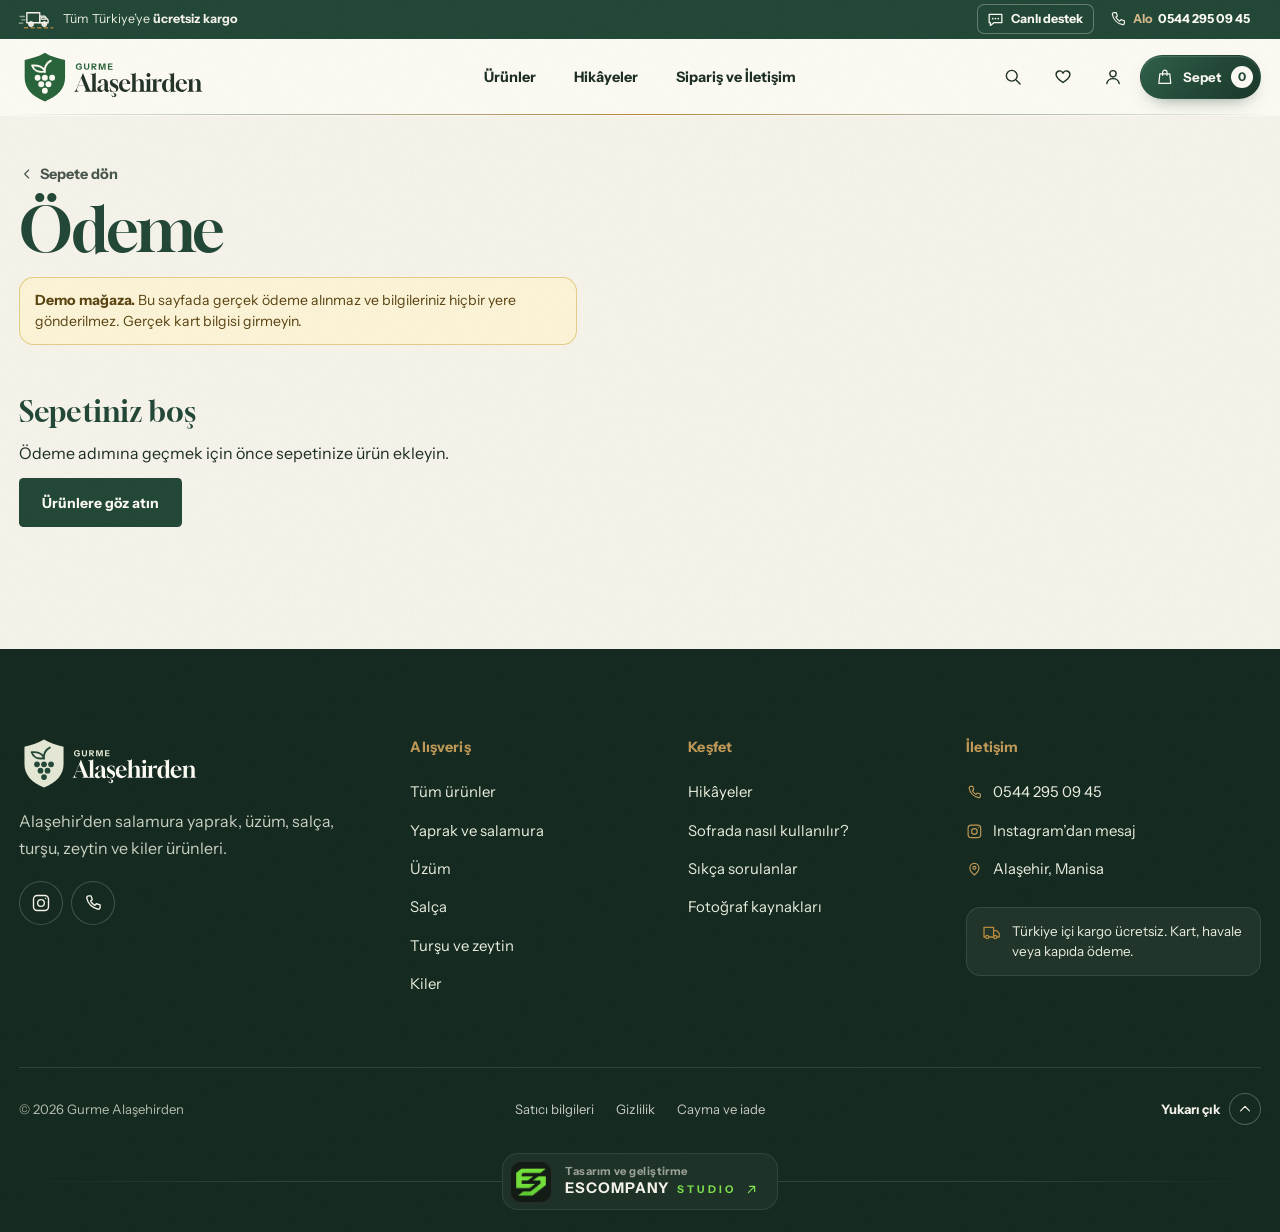
<file: odeme.html>
<!doctype html>
<html lang="tr">
<head>
  <meta charset="utf-8">
  <meta name="viewport" content="width=device-width, initial-scale=1">
  <meta name="theme-color" content="#224737">
  <meta name="robots" content="noindex">
  <title>Ödeme | Gurme Alaşehirden</title>
  <script>document.documentElement.classList.add('js-motion');setTimeout(function(){var d=document.documentElement;if(!d.classList.contains('motion-on'))d.classList.remove('js-motion')},4000);</script>
  <link rel="apple-touch-icon" href="assets/icon.png">
  <link rel="icon" href="assets/gurme-marka.svg" type="image/svg+xml">
  <link rel="preload" href="assets/display.woff2" as="font" type="font/woff2" crossorigin>
  <link rel="stylesheet" href="styles.css?v=67">
  <link rel="stylesheet" href="motion.css?v=67">
  <script src="catalog.js?v=67" defer></script>
  <script src="mobile-menu.js?v=67" defer></script>
  <script src="account.js?v=67" defer></script>
  <script src="art.js?v=67" defer></script>
  <script src="checkout.js?v=67" defer></script>
  <script src="fly.js?v=67" defer></script>
  <script src="search.js?v=67" defer></script>
  <script src="support.js?v=67" defer></script>
  <script src="motion.js?v=67" defer></script>
</head>
<body>
  <svg class="icon-library" xmlns="http://www.w3.org/2000/svg" aria-hidden="true">
    <symbol id="i-leaf" viewBox="0 0 24 24"><path d="M20.5 3.5c-5 1-9 1.4-12.1 4.6a6.4 6.4 0 0 0 0 9.1 6.4 6.4 0 0 0 9.1 0c3.2-3.2 3.5-7.5 3-13.7Z"/><path d="M3.5 21.5 14 11M8 17l-.3-5m.4 4.9 4.8.3"/></symbol>
    <symbol id="i-heart" viewBox="0 0 24 24"><path d="M20.3 9c0 4.1-8.3 9.6-8.3 9.6S3.7 13.1 3.7 9a4.3 4.3 0 0 1 8.3-1.6 4.3 4.3 0 0 1 8.3 1.6Z"/></symbol>
    <symbol id="i-bag" viewBox="0 0 24 24"><path d="M5.2 8h13.6l1.3 13H3.9L5.2 8Z"/><path d="M9 10V6a3 3 0 1 1 6 0v4"/></symbol>
    <symbol id="i-search" viewBox="0 0 24 24"><circle cx="10.5" cy="10.5" r="6.5"/><path d="m16 16 4.5 4.5"/></symbol>
    <symbol id="i-instagram" viewBox="0 0 24 24"><rect x="3" y="3" width="18" height="18" rx="4.5"/><circle cx="12" cy="12" r="4"/><path d="M17.5 6.5h.01"/></symbol>
    <symbol id="i-phone" viewBox="0 0 24 24"><path d="M6.7 3.5h3l1.4 4.5-2 1.7a13.8 13.8 0 0 0 5.2 5.2l1.7-2 4.5 1.4v3.1a2.1 2.1 0 0 1-2.3 2.1A16.8 16.8 0 0 1 4.5 5.8a2.1 2.1 0 0 1 2.2-2.3Z"/></symbol>
    <symbol id="i-menu" viewBox="0 0 24 24"><path d="M3.5 7h17M3.5 12h12M3.5 17h17"/></symbol>
    <symbol id="i-grid" viewBox="0 0 24 24"><rect x="3.5" y="3.5" width="6" height="6" rx="1"/><rect x="14.5" y="3.5" width="6" height="6" rx="1"/><rect x="3.5" y="14.5" width="6" height="6" rx="1"/><rect x="14.5" y="14.5" width="6" height="6" rx="1"/></symbol>
    <symbol id="i-chevron-right" viewBox="0 0 24 24"><path d="m9.5 6 6 6-6 6"/></symbol>
    <symbol id="i-close" viewBox="0 0 24 24"><path d="m6 6 12 12M18 6 6 18"/></symbol>
    <symbol id="i-origin" viewBox="0 0 24 24"><path d="M18.5 10c0 4.8-6.5 10-6.5 10s-6.5-5.2-6.5-10a6.5 6.5 0 1 1 13 0Z"/><circle cx="12" cy="9.8" r="2.2"/></symbol>
    <symbol id="i-delivery" viewBox="0 0 24 24"><path d="M2.5 5.5h12v12h-6m6-8h4l3 3.5v4.5h-3m-4 0h-2M2.5 17.5h2M2.5 5.5v12"/><circle cx="6.5" cy="17.5" r="2"/><circle cx="16.5" cy="17.5" r="2"/></symbol>
    <symbol id="i-shield-pay" viewBox="0 0 24 24"><path d="M12 3c2.1 1.6 4.5 2.6 7 3v5.2c0 4.3-2.3 7.1-7 9.8-4.7-2.7-7-5.5-7-9.8V6c2.5-.4 4.9-1.4 7-3Z"/><path d="m9 12 2 2 4-4"/></symbol>
  </svg>

  <a class="skip" href="#main">İçeriğe geç</a>
  <aside class="announcement" aria-label="Duyuru">
    <div class="shell announcement-links">
      <p class="ann-ship">
        <svg class="ann-truck" viewBox="0 0 40 24" width="34" height="20" fill="none" aria-hidden="true">
          <g class="truck-speed"><path d="M1 9h5M3 13h4M0 17h4"/></g>
          <g class="truck-body">
            <path d="M9 4.5h15.5v12H9z"/>
            <path d="M24.5 8.5h5.6l4.4 4.6v3.4h-10z"/>
            <path d="M27 9.8h2.6l2.4 2.6H27z" class="truck-window"/>
          </g>
          <g class="truck-wheel"><circle cx="14" cy="18" r="2.6"/><path d="M14 15.4v5.2M11.4 18h5.2"/></g>
          <g class="truck-wheel"><circle cx="30" cy="18" r="2.6"/><path d="M30 15.4v5.2M27.4 18h5.2"/></g>
          <path class="truck-road" d="M6 22.5h34"/>
        </svg>
        <span><span class="ann-long">Tüm Türkiye’ye </span><strong>ücretsiz kargo</strong></span>
      </p>
      <div class="ann-actions">
        <a class="ann-support" href="https://ig.me/m/gurmealasehirden" target="_blank" rel="noopener" aria-label="Canlı destek, Instagram’dan mesaj gönderin">
          <svg class="ann-chat" viewBox="0 0 24 24" width="20" height="20" fill="none" aria-hidden="true">
            <path d="M4 5.5h16v10.5H10l-4.5 3.5V16H4z"/>
            <circle class="chat-dot" cx="8.5" cy="10.8" r="1.1"/>
            <circle class="chat-dot" cx="12" cy="10.8" r="1.1"/>
            <circle class="chat-dot" cx="15.5" cy="10.8" r="1.1"/>
          </svg>
          <span class="ann-label">Canlı destek</span>
        </a>
        <a class="ann-phone" href="tel:+905442950945" aria-label="Bizi arayın: 0544 295 09 45">
          <svg class="ann-ring" viewBox="0 0 24 24" width="18" height="18" fill="none" aria-hidden="true">
            <path class="ring-wave ring-wave-1" d="M15 3.6a5.6 5.6 0 0 1 5.4 5.4"/>
            <path class="ring-wave ring-wave-2" d="M15 0.8a8.4 8.4 0 0 1 8.2 8.2"/>
            <path class="ring-handset" d="M6.7 3.5h3l1.4 4.5-2 1.7a13.8 13.8 0 0 0 5.2 5.2l1.7-2 4.5 1.4v3.1a2.1 2.1 0 0 1-2.3 2.1A16.8 16.8 0 0 1 4.5 5.8a2.1 2.1 0 0 1 2.2-2.3Z"/>
          </svg>
          <span class="ann-num"><span class="ann-alo">Alo</span> 0544 295 09 45</span><span class="ann-call">Bizi arayın</span>
        </a>
      </div>
    </div>
  </aside>

  <header class="site-header">
    <div class="shell header-inner">
      <button class="icon-button menu-trigger" type="button" data-mobile-menu aria-haspopup="dialog" aria-controls="mobile-menu" aria-expanded="false">
        <svg class="icon" aria-hidden="true"><use href="#i-menu"/></svg>
        <span class="menu-trigger-label">Menü</span>
      </button>
      <a class="brand" href="index.html" aria-label="Gurme Alaşehirden ana sayfa">
        <img src="assets/gurme-alasehirden-logo.svg" width="229" height="64" alt="">
      </a>
      <nav class="primary-nav" aria-label="Ana menü">
        <a href="index.html#urunler">Ürünler</a>
        <a href="hikayeler.html">Hikâyeler</a>
        <a href="index.html#yardim">Sipariş ve İletişim</a>
      </nav>
      <div class="header-actions">
        <a class="icon-button" href="index.html?panel=search" aria-label="Ürün ara">
          <svg class="icon" aria-hidden="true"><use href="#i-search"/></svg>
        </a>
        <a class="cart-trigger story-cart" href="index.html?panel=cart" aria-label="Sepet">
          <svg class="icon" aria-hidden="true"><use href="#i-bag"/></svg>
          <span class="cart-trigger-label">Sepet</span>
        </a>
      </div>
    </div>
  </header>

  <main id="main" tabindex="-1" class="checkout">
    <div class="shell checkout-head">
      <a class="checkout-back" href="index.html?panel=cart"><svg class="icon" aria-hidden="true"><use href="#i-chevron-right"/></svg> Sepete dön</a>
      <h1>Ödeme</h1>
      <p class="demo-banner"><strong>Demo mağaza.</strong> Bu sayfada gerçek ödeme alınmaz ve bilgileriniz hiçbir yere gönderilmez. Gerçek kart bilgisi girmeyin.</p>
    </div>

    <div class="shell checkout-empty" id="checkout-empty" hidden>
      <h2>Sepetiniz boş</h2>
      <p>Ödeme adımına geçmek için önce sepetinize ürün ekleyin.</p>
      <a class="button button-primary" href="index.html#urunler">Ürünlere göz atın</a>
    </div>

    <div class="shell checkout-grid" id="checkout-root" hidden>
      <form class="checkout-form" id="checkout-form" novalidate>
        <section class="co-section" aria-labelledby="co-contact">
          <h2 id="co-contact"><span class="co-num" aria-hidden="true">1</span>İletişim</h2>
          <p class="co-login" data-guest-only>Hesabınız var mı? <button type="button" class="text-button" data-account="login">Giriş yapın</button>, bilgileriniz otomatik dolsun.</p>
          <div class="co-fields">
            <div class="field field-wide"><label for="co-name">Ad soyad</label><input id="co-name" name="name" autocomplete="name" required><p class="field-error" hidden></p></div>
            <div class="field"><label for="co-email">E-posta</label><input id="co-email" name="email" type="email" autocomplete="email" required><p class="field-error" hidden></p></div>
            <div class="field"><label for="co-phone">Telefon</label><input id="co-phone" name="phone" type="tel" inputmode="tel" autocomplete="tel" placeholder="05xx xxx xx xx" required><p class="field-error" hidden></p></div>
          </div>
        </section>

        <section class="co-section" aria-labelledby="co-address">
          <h2 id="co-address"><span class="co-num" aria-hidden="true">2</span>Teslimat adresi</h2>
          <div class="co-saved" id="co-saved" hidden></div>
          <div class="co-fields">
            <div class="field"><label for="co-city">İl</label><select id="co-city" name="city" autocomplete="address-level1" required><option value="">Seçin</option><option value="Adana">Adana</option><option value="Adıyaman">Adıyaman</option><option value="Afyonkarahisar">Afyonkarahisar</option><option value="Ağrı">Ağrı</option><option value="Aksaray">Aksaray</option><option value="Amasya">Amasya</option><option value="Ankara">Ankara</option><option value="Antalya">Antalya</option><option value="Ardahan">Ardahan</option><option value="Artvin">Artvin</option><option value="Aydın">Aydın</option><option value="Balıkesir">Balıkesir</option><option value="Bartın">Bartın</option><option value="Batman">Batman</option><option value="Bayburt">Bayburt</option><option value="Bilecik">Bilecik</option><option value="Bingöl">Bingöl</option><option value="Bitlis">Bitlis</option><option value="Bolu">Bolu</option><option value="Burdur">Burdur</option><option value="Bursa">Bursa</option><option value="Çanakkale">Çanakkale</option><option value="Çankırı">Çankırı</option><option value="Çorum">Çorum</option><option value="Denizli">Denizli</option><option value="Diyarbakır">Diyarbakır</option><option value="Düzce">Düzce</option><option value="Edirne">Edirne</option><option value="Elazığ">Elazığ</option><option value="Erzincan">Erzincan</option><option value="Erzurum">Erzurum</option><option value="Eskişehir">Eskişehir</option><option value="Gaziantep">Gaziantep</option><option value="Giresun">Giresun</option><option value="Gümüşhane">Gümüşhane</option><option value="Hakkari">Hakkari</option><option value="Hatay">Hatay</option><option value="Iğdır">Iğdır</option><option value="Isparta">Isparta</option><option value="İstanbul">İstanbul</option><option value="İzmir">İzmir</option><option value="Kahramanmaraş">Kahramanmaraş</option><option value="Karabük">Karabük</option><option value="Karaman">Karaman</option><option value="Kars">Kars</option><option value="Kastamonu">Kastamonu</option><option value="Kayseri">Kayseri</option><option value="Kilis">Kilis</option><option value="Kırıkkale">Kırıkkale</option><option value="Kırklareli">Kırklareli</option><option value="Kırşehir">Kırşehir</option><option value="Kocaeli">Kocaeli</option><option value="Konya">Konya</option><option value="Kütahya">Kütahya</option><option value="Malatya">Malatya</option><option value="Manisa">Manisa</option><option value="Mardin">Mardin</option><option value="Mersin">Mersin</option><option value="Muğla">Muğla</option><option value="Muş">Muş</option><option value="Nevşehir">Nevşehir</option><option value="Niğde">Niğde</option><option value="Ordu">Ordu</option><option value="Osmaniye">Osmaniye</option><option value="Rize">Rize</option><option value="Sakarya">Sakarya</option><option value="Samsun">Samsun</option><option value="Şanlıurfa">Şanlıurfa</option><option value="Siirt">Siirt</option><option value="Sinop">Sinop</option><option value="Şırnak">Şırnak</option><option value="Sivas">Sivas</option><option value="Tekirdağ">Tekirdağ</option><option value="Tokat">Tokat</option><option value="Trabzon">Trabzon</option><option value="Tunceli">Tunceli</option><option value="Uşak">Uşak</option><option value="Van">Van</option><option value="Yalova">Yalova</option><option value="Yozgat">Yozgat</option><option value="Zonguldak">Zonguldak</option></select><p class="field-error" hidden></p></div>
            <div class="field"><label for="co-district">İlçe</label><input id="co-district" name="district" autocomplete="address-level2" required><p class="field-error" hidden></p></div>
            <div class="field field-wide"><label for="co-line">Açık adres</label><textarea id="co-line" name="line" rows="3" autocomplete="street-address" placeholder="Mahalle, sokak, bina ve daire no" required></textarea><p class="field-error" hidden></p></div>
            <div class="field"><label for="co-title">Adres başlığı <span class="optional">(isteğe bağlı)</span></label><input id="co-title" name="title" placeholder="Ev, iş…"></div>
          </div>
          <label class="check" data-member-only hidden><input type="checkbox" name="saveAddress" checked> <span>Bu adresi hesabıma kaydet</span></label>
        </section>

        <section class="co-section" aria-labelledby="co-ship">
          <h2 id="co-ship"><span class="co-num" aria-hidden="true">3</span>Kargo</h2>
          <fieldset class="co-options"><legend class="visually-hidden">Kargo seçeneği</legend>
            <label class="co-option"><input type="radio" name="shipping" value="standart" checked><span class="co-option-body"><strong>Standart kargo</strong><small>Türkiye içi</small></span><span class="co-option-price">Ücretsiz</span></label>
          </fieldset>
        </section>

        <section class="co-section" aria-labelledby="co-pay">
          <h2 id="co-pay"><span class="co-num" aria-hidden="true">4</span>Ödeme</h2>
          <fieldset class="co-options"><legend class="visually-hidden">Ödeme yöntemi</legend>
            <label class="co-option"><input type="radio" name="payment" value="card" checked><span class="co-option-body"><strong>Kredi veya banka kartı</strong><small>Demo kart ödemesi</small></span><svg class="icon" aria-hidden="true"><use href="#i-shield-pay"/></svg></label>
            <label class="co-option"><input type="radio" name="payment" value="transfer"><span class="co-option-body"><strong>Havale / EFT</strong><small>Sipariş sonrası hesap bilgisi gösterilir</small></span></label>
            <label class="co-option"><input type="radio" name="payment" value="cod"><span class="co-option-body"><strong>Kapıda ödeme</strong><small>Teslimatta nakit veya kart</small></span></label>
          </fieldset>
          <div class="co-card" id="co-card">
            <div class="co-fields">
              <div class="field field-wide"><label for="co-cc-name">Kart üzerindeki isim</label><input id="co-cc-name" name="ccName" autocomplete="off"><p class="field-error" hidden></p></div>
              <div class="field field-wide"><label for="co-cc-number">Kart numarası</label><input id="co-cc-number" name="ccNumber" inputmode="numeric" enterkeyhint="next" autocomplete="off" placeholder="4242 4242 4242 4242" maxlength="19"><p class="field-error" hidden></p></div>
              <div class="field"><label for="co-cc-exp">Son kullanma</label><input id="co-cc-exp" name="ccExp" inputmode="numeric" autocomplete="off" placeholder="AA/YY" maxlength="5"><p class="field-error" hidden></p></div>
              <div class="field"><label for="co-cc-cvc">CVC</label><input id="co-cc-cvc" name="ccCvc" inputmode="numeric" autocomplete="off" placeholder="123" maxlength="4"><p class="field-error" hidden></p></div>
            </div>
            <p class="field-hint">Demo için 4242 4242 4242 4242, ileri bir tarih ve herhangi bir CVC yazın. Kart bilgisi kaydedilmez.</p>
          </div>
          <div class="field field-wide co-note"><label for="co-note">Sipariş notu <span class="optional">(isteğe bağlı)</span></label><textarea id="co-note" name="note" rows="2" maxlength="300"></textarea></div>
          <label class="check co-terms"><input type="checkbox" name="terms" required> <span><a href="yasal.html#mesafeli-satis" target="_blank">Mesafeli satış</a> ve <a href="yasal.html#cayma" target="_blank">cayma koşullarını</a> okudum, onaylıyorum.</span></label>
          <p class="form-error" id="co-form-error" role="alert" hidden></p>
          <button class="button button-primary co-submit" type="submit"><span class="co-submit-label">Siparişi onayla</span><span class="co-submit-total" id="co-submit-total"></span></button>
        </section>
      </form>

      <aside class="checkout-summary" aria-labelledby="co-summary-title">
        <div class="co-summary-inner">
          <div class="co-summary-head"><h2 id="co-summary-title">Sipariş özeti</h2><a class="text-button" href="index.html?panel=cart">Düzenle</a></div>
          <ul class="co-items" id="co-items"></ul>
          <dl class="co-totals">
            <div><dt>Ara toplam</dt><dd id="co-subtotal"></dd></div>
            <div><dt>Kargo</dt><dd>Ücretsiz</dd></div>
            <div class="co-grand"><dt>Toplam</dt><dd id="co-total"></dd></div>
          </dl>
          <p class="co-secure"><svg class="icon" aria-hidden="true"><use href="#i-shield-pay"/></svg> Demo ödeme · bilgileriniz bu tarayıcıdan çıkmaz</p>
        </div>
      </aside>
    </div>

    <section class="shell checkout-done" id="checkout-done" hidden></section>
    <p class="visually-hidden" id="co-status" role="status" aria-live="polite"></p>
  </main>

  <footer class="site-footer">
    <div class="shell footer-top">
      <div class="footer-brand">
        <a class="brand" href="index.html" aria-label="Gurme Alaşehirden ana sayfa">
          <img src="assets/gurme-alasehirden-logo-acik.svg" width="229" height="64" alt="">
        </a>
        <p>Alaşehir’den salamura yaprak, üzüm, salça, turşu, zeytin ve kiler ürünleri.</p>
        <div class="footer-socials">
          <a href="https://www.instagram.com/gurmealasehirden/" target="_blank" rel="noopener" aria-label="Instagram: @gurmealasehirden">
            <svg class="icon" aria-hidden="true"><use href="#i-instagram"/></svg>
          </a>
          <a href="tel:+905442950945" aria-label="Telefon: 0544 295 09 45">
            <svg class="icon" aria-hidden="true"><use href="#i-phone"/></svg>
          </a>
        </div>
      </div>
      <nav class="footer-col" aria-labelledby="footer-shop">
        <h2 id="footer-shop">Alışveriş</h2>
        <ul>
          <li><a href="index.html#urunler">Tüm ürünler</a></li>
          <li><a href="index.html?kategori=leaves#urunler">Yaprak ve salamura</a></li>
          <li><a href="index.html?kategori=grapes#urunler">Üzüm</a></li>
          <li><a href="index.html?kategori=paste#urunler">Salça</a></li>
          <li><a href="index.html?kategori=pickles#urunler">Turşu ve zeytin</a></li>
          <li><a href="index.html?kategori=pantry#urunler">Kiler</a></li>
        </ul>
      </nav>
      <nav class="footer-col" aria-labelledby="footer-explore">
        <h2 id="footer-explore">Keşfet</h2>
        <ul>
          <li><a href="hikayeler.html">Hikâyeler</a></li>
          <li><a href="hikayeler.html#serving-title">Sofrada nasıl kullanılır?</a></li>
          <li><a href="index.html#yardim">Sıkça sorulanlar</a></li>
          <li><a href="hikayeler.html#fotograf-kaynaklari">Fotoğraf kaynakları</a></li>
        </ul>
      </nav>
      <div class="footer-col footer-contact">
        <h2>İletişim</h2>
        <ul>
          <li><a href="tel:+905442950945"><svg class="icon" aria-hidden="true"><use href="#i-phone"/></svg>0544 295 09 45</a></li>
          <li><a href="https://ig.me/m/gurmealasehirden" target="_blank" rel="noopener"><svg class="icon" aria-hidden="true"><use href="#i-instagram"/></svg>Instagram’dan mesaj</a></li>
          <li><span><svg class="icon" aria-hidden="true"><use href="#i-origin"/></svg>Alaşehir, Manisa</span></li>
        </ul>
        <p class="footer-note"><svg class="icon" aria-hidden="true"><use href="#i-delivery"/></svg><span>Türkiye içi kargo ücretsiz. Kart, havale veya kapıda ödeme.</span></p>
      </div>
    </div>
    <div class="shell footer-bottom">
      <p>© 2026 Gurme Alaşehirden</p>
      <nav class="footer-legal" aria-label="Yasal">
        <a href="yasal.html#satici">Satıcı bilgileri</a>
        <a href="yasal.html#gizlilik">Gizlilik</a>
        <a href="yasal.html#cayma">Cayma ve iade</a>
      </nav>
      <a class="studio-sign" href="https://escompanystudio.com/" target="_blank" rel="noopener" aria-label="Tasarım ve geliştirme: ES Company Studio, yeni sekmede açılır">
        <span class="sign-mark" aria-hidden="true"><img src="assets/escompany-mark.webp" width="128" height="128" alt="" loading="lazy" decoding="async"></span>
        <span class="sign-text">
          <span class="sign-kicker">Tasarım ve geliştirme</span>
          <span class="sign-name"><span class="sign-word">ESCOMPANY</span><span class="sign-studio">STUDIO</span><svg class="sign-arrow" viewBox="0 0 24 24" fill="none" aria-hidden="true"><path d="M7 17 17 7M9 7h8v8"/></svg></span>
        </span>
      </a>
      <a class="to-top" href="#main">
        <span>Yukarı çık</span>
        <svg class="icon" aria-hidden="true"><use href="#i-chevron-right"/></svg>
      </a>
    </div>
  </footer>

</body>
</html>
</file>
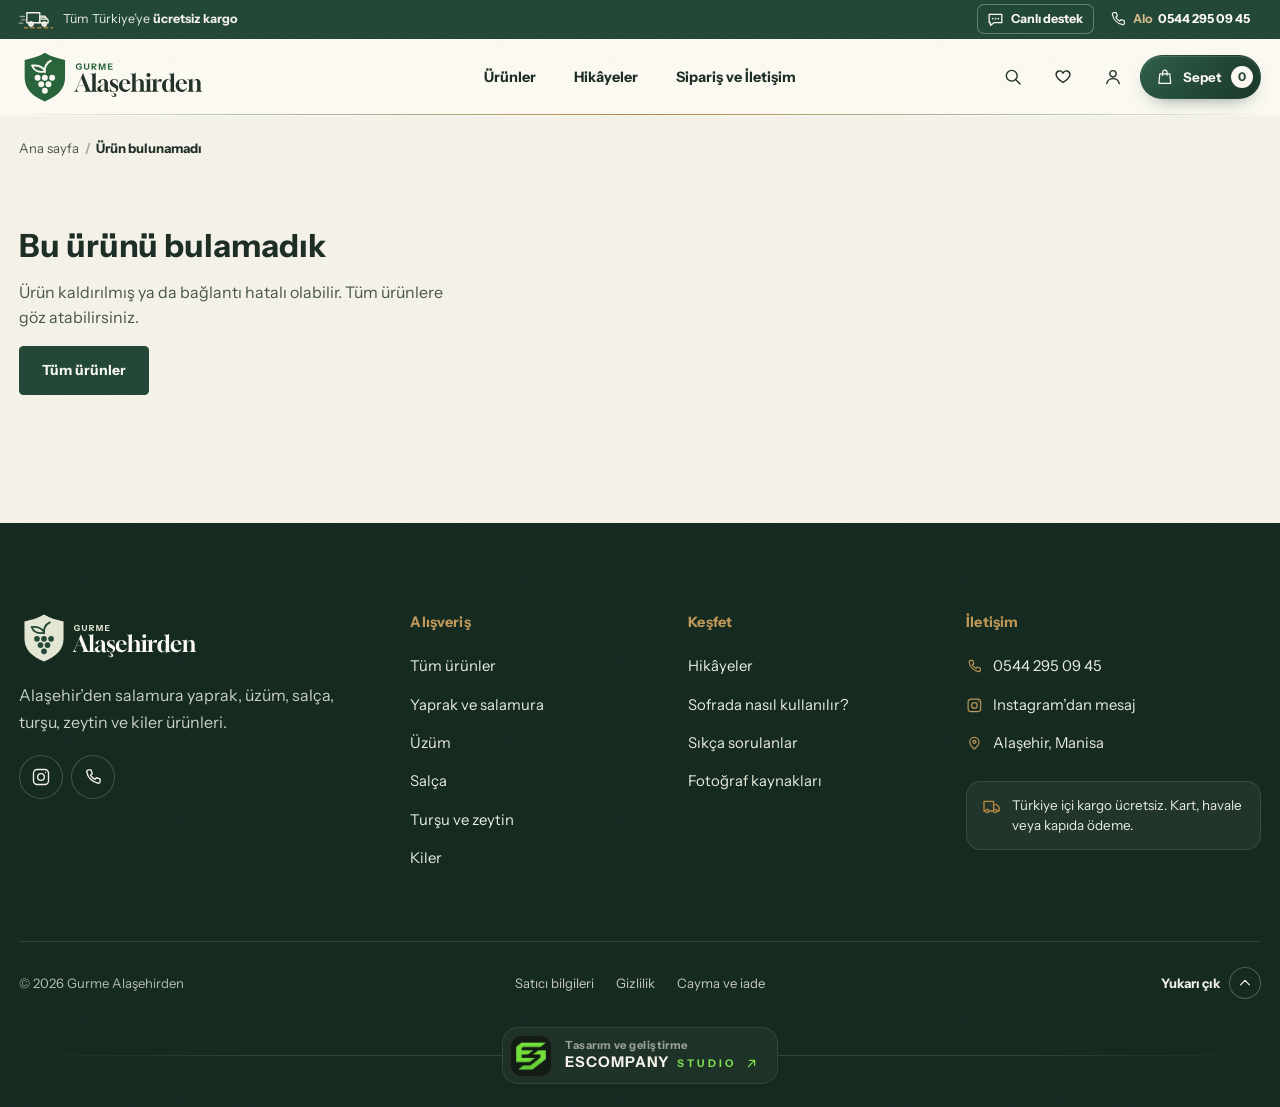
<file: urun.html>
<!doctype html>
<html lang="tr">
<head>
  <meta charset="utf-8">
  <meta name="viewport" content="width=device-width, initial-scale=1">
  <meta name="robots" content="noindex">
  <meta name="theme-color" content="#224737">
  <title>Ürün | Gurme Alaşehirden</title>
  <meta name="description" content="Gurme Alaşehirden ürün sayfası.">
  <script>document.documentElement.classList.add('js-motion');setTimeout(function(){var d=document.documentElement;if(!d.classList.contains('motion-on'))d.classList.remove('js-motion')},4000);</script>
  <link rel="apple-touch-icon" href="assets/icon.png">
  <link rel="icon" href="assets/gurme-marka.svg" type="image/svg+xml">
  <link rel="preload" href="assets/display.woff2" as="font" type="font/woff2" crossorigin>
  <link rel="stylesheet" href="styles.css?v=67">
  <link rel="stylesheet" href="motion.css?v=67">
  <script src="catalog.js?v=67" defer></script>
  <script src="mobile-menu.js?v=67" defer></script>
  <script src="account.js?v=67" defer></script>
  <script src="product.js?v=67" defer></script>
  <script src="fly.js?v=67" defer></script>
  <script src="search.js?v=67" defer></script>
  <script src="support.js?v=67" defer></script>
  <script src="motion.js?v=67" defer></script>
</head>
<body>
  <svg class="icon-library" xmlns="http://www.w3.org/2000/svg" aria-hidden="true">
    <symbol id="i-leaf" viewBox="0 0 24 24"><path d="M20.5 3.5c-5 1-9 1.4-12.1 4.6a6.4 6.4 0 0 0 0 9.1 6.4 6.4 0 0 0 9.1 0c3.2-3.2 3.5-7.5 3-13.7Z"/><path d="M3.5 21.5 14 11M8 17l-.3-5m.4 4.9 4.8.3"/></symbol>
    <symbol id="i-heart" viewBox="0 0 24 24"><path d="M20.3 9c0 4.1-8.3 9.6-8.3 9.6S3.7 13.1 3.7 9a4.3 4.3 0 0 1 8.3-1.6 4.3 4.3 0 0 1 8.3 1.6Z"/></symbol>
    <symbol id="i-bag" viewBox="0 0 24 24"><path d="M5.2 8h13.6l1.3 13H3.9L5.2 8Z"/><path d="M9 10V6a3 3 0 1 1 6 0v4"/></symbol>
    <symbol id="i-search" viewBox="0 0 24 24"><circle cx="10.5" cy="10.5" r="6.5"/><path d="m16 16 4.5 4.5"/></symbol>
    <symbol id="i-instagram" viewBox="0 0 24 24"><rect x="3" y="3" width="18" height="18" rx="4.5"/><circle cx="12" cy="12" r="4"/><path d="M17.5 6.5h.01"/></symbol>
    <symbol id="i-phone" viewBox="0 0 24 24"><path d="M6.7 3.5h3l1.4 4.5-2 1.7a13.8 13.8 0 0 0 5.2 5.2l1.7-2 4.5 1.4v3.1a2.1 2.1 0 0 1-2.3 2.1A16.8 16.8 0 0 1 4.5 5.8a2.1 2.1 0 0 1 2.2-2.3Z"/></symbol>
    <symbol id="i-menu" viewBox="0 0 24 24"><path d="M3.5 7h17M3.5 12h12M3.5 17h17"/></symbol>
    <symbol id="i-grid" viewBox="0 0 24 24"><rect x="3.5" y="3.5" width="6" height="6" rx="1"/><rect x="14.5" y="3.5" width="6" height="6" rx="1"/><rect x="3.5" y="14.5" width="6" height="6" rx="1"/><rect x="14.5" y="14.5" width="6" height="6" rx="1"/></symbol>
    <symbol id="i-chevron-right" viewBox="0 0 24 24"><path d="m9.5 6 6 6-6 6"/></symbol>
    <symbol id="i-close" viewBox="0 0 24 24"><path d="m6 6 12 12M18 6 6 18"/></symbol>
    <symbol id="i-origin" viewBox="0 0 24 24"><path d="M18.5 10c0 4.8-6.5 10-6.5 10s-6.5-5.2-6.5-10a6.5 6.5 0 1 1 13 0Z"/><circle cx="12" cy="9.8" r="2.2"/></symbol>
    <symbol id="i-delivery" viewBox="0 0 24 24"><path d="M2.5 5.5h12v12h-6m6-8h4l3 3.5v4.5h-3m-4 0h-2M2.5 17.5h2M2.5 5.5v12"/><circle cx="6.5" cy="17.5" r="2"/><circle cx="16.5" cy="17.5" r="2"/></symbol>
  </svg>

  <a class="skip" href="#main">İçeriğe geç</a>
  <aside class="announcement" aria-label="Duyuru">
    <div class="shell announcement-links">
      <p class="ann-ship">
        <svg class="ann-truck" viewBox="0 0 40 24" width="34" height="20" fill="none" aria-hidden="true">
          <g class="truck-speed"><path d="M1 9h5M3 13h4M0 17h4"/></g>
          <g class="truck-body">
            <path d="M9 4.5h15.5v12H9z"/>
            <path d="M24.5 8.5h5.6l4.4 4.6v3.4h-10z"/>
            <path d="M27 9.8h2.6l2.4 2.6H27z" class="truck-window"/>
          </g>
          <g class="truck-wheel"><circle cx="14" cy="18" r="2.6"/><path d="M14 15.4v5.2M11.4 18h5.2"/></g>
          <g class="truck-wheel"><circle cx="30" cy="18" r="2.6"/><path d="M30 15.4v5.2M27.4 18h5.2"/></g>
          <path class="truck-road" d="M6 22.5h34"/>
        </svg>
        <span><span class="ann-long">Tüm Türkiye’ye </span><strong>ücretsiz kargo</strong></span>
      </p>
      <div class="ann-actions">
        <a class="ann-support" href="https://ig.me/m/gurmealasehirden" target="_blank" rel="noopener" aria-label="Canlı destek, Instagram’dan mesaj gönderin">
          <svg class="ann-chat" viewBox="0 0 24 24" width="20" height="20" fill="none" aria-hidden="true">
            <path d="M4 5.5h16v10.5H10l-4.5 3.5V16H4z"/>
            <circle class="chat-dot" cx="8.5" cy="10.8" r="1.1"/>
            <circle class="chat-dot" cx="12" cy="10.8" r="1.1"/>
            <circle class="chat-dot" cx="15.5" cy="10.8" r="1.1"/>
          </svg>
          <span class="ann-label">Canlı destek</span>
        </a>
        <a class="ann-phone" href="tel:+905442950945" aria-label="Bizi arayın: 0544 295 09 45">
          <svg class="ann-ring" viewBox="0 0 24 24" width="18" height="18" fill="none" aria-hidden="true">
            <path class="ring-wave ring-wave-1" d="M15 3.6a5.6 5.6 0 0 1 5.4 5.4"/>
            <path class="ring-wave ring-wave-2" d="M15 0.8a8.4 8.4 0 0 1 8.2 8.2"/>
            <path class="ring-handset" d="M6.7 3.5h3l1.4 4.5-2 1.7a13.8 13.8 0 0 0 5.2 5.2l1.7-2 4.5 1.4v3.1a2.1 2.1 0 0 1-2.3 2.1A16.8 16.8 0 0 1 4.5 5.8a2.1 2.1 0 0 1 2.2-2.3Z"/>
          </svg>
          <span class="ann-num"><span class="ann-alo">Alo</span> 0544 295 09 45</span><span class="ann-call">Bizi arayın</span>
        </a>
      </div>
    </div>
  </aside>

  <header class="site-header">
    <div class="shell header-inner">
      <button class="icon-button menu-trigger" type="button" data-mobile-menu aria-haspopup="dialog" aria-controls="mobile-menu" aria-expanded="false">
        <svg class="icon" aria-hidden="true"><use href="#i-menu"/></svg>
        <span class="menu-trigger-label">Menü</span>
      </button>
      <a class="brand" href="index.html" aria-label="Gurme Alaşehirden ana sayfa">
        <img src="assets/gurme-alasehirden-logo.svg" width="229" height="64" alt="">
      </a>
      <nav class="primary-nav" aria-label="Ana menü">
        <a href="index.html#urunler">Ürünler</a>
        <a href="hikayeler.html">Hikâyeler</a>
        <a href="index.html#yardim">Sipariş ve İletişim</a>
      </nav>
      <div class="header-actions">
        <a class="icon-button" href="index.html?panel=search" aria-label="Ürün ara">
          <svg class="icon" aria-hidden="true"><use href="#i-search"/></svg>
        </a>
        <a class="cart-trigger story-cart" href="index.html?panel=cart" aria-label="Sepet">
          <svg class="icon" aria-hidden="true"><use href="#i-bag"/></svg>
          <span class="cart-trigger-label">Sepet</span>
        </a>
      </div>
    </div>
  </header>

  <main id="main" tabindex="-1" class="pdp">
    <div class="shell">
      <nav class="pdp-crumbs" aria-label="Sayfa konumu"><ol id="pdp-crumbs"></ol></nav>
      <div id="pdp-root"></div>
    </div>
    <p class="visually-hidden" id="pdp-live" role="status" aria-live="polite"></p>
  </main>

  <footer class="site-footer">
    <div class="shell footer-top">
      <div class="footer-brand">
        <a class="brand" href="index.html" aria-label="Gurme Alaşehirden ana sayfa">
          <img src="assets/gurme-alasehirden-logo-acik.svg" width="229" height="64" alt="">
        </a>
        <p>Alaşehir’den salamura yaprak, üzüm, salça, turşu, zeytin ve kiler ürünleri.</p>
        <div class="footer-socials">
          <a href="https://www.instagram.com/gurmealasehirden/" target="_blank" rel="noopener" aria-label="Instagram: @gurmealasehirden">
            <svg class="icon" aria-hidden="true"><use href="#i-instagram"/></svg>
          </a>
          <a href="tel:+905442950945" aria-label="Telefon: 0544 295 09 45">
            <svg class="icon" aria-hidden="true"><use href="#i-phone"/></svg>
          </a>
        </div>
      </div>
      <nav class="footer-col" aria-labelledby="footer-shop">
        <h2 id="footer-shop">Alışveriş</h2>
        <ul>
          <li><a href="index.html#urunler">Tüm ürünler</a></li>
          <li><a href="index.html?kategori=leaves#urunler">Yaprak ve salamura</a></li>
          <li><a href="index.html?kategori=grapes#urunler">Üzüm</a></li>
          <li><a href="index.html?kategori=paste#urunler">Salça</a></li>
          <li><a href="index.html?kategori=pickles#urunler">Turşu ve zeytin</a></li>
          <li><a href="index.html?kategori=pantry#urunler">Kiler</a></li>
        </ul>
      </nav>
      <nav class="footer-col" aria-labelledby="footer-explore">
        <h2 id="footer-explore">Keşfet</h2>
        <ul>
          <li><a href="hikayeler.html">Hikâyeler</a></li>
          <li><a href="hikayeler.html#serving-title">Sofrada nasıl kullanılır?</a></li>
          <li><a href="index.html#yardim">Sıkça sorulanlar</a></li>
          <li><a href="hikayeler.html#fotograf-kaynaklari">Fotoğraf kaynakları</a></li>
        </ul>
      </nav>
      <div class="footer-col footer-contact">
        <h2>İletişim</h2>
        <ul>
          <li><a href="tel:+905442950945"><svg class="icon" aria-hidden="true"><use href="#i-phone"/></svg>0544 295 09 45</a></li>
          <li><a href="https://ig.me/m/gurmealasehirden" target="_blank" rel="noopener"><svg class="icon" aria-hidden="true"><use href="#i-instagram"/></svg>Instagram’dan mesaj</a></li>
          <li><span><svg class="icon" aria-hidden="true"><use href="#i-origin"/></svg>Alaşehir, Manisa</span></li>
        </ul>
        <p class="footer-note"><svg class="icon" aria-hidden="true"><use href="#i-delivery"/></svg><span>Türkiye içi kargo ücretsiz. Kart, havale veya kapıda ödeme.</span></p>
      </div>
    </div>
    <div class="shell footer-bottom">
      <p>© 2026 Gurme Alaşehirden</p>
      <nav class="footer-legal" aria-label="Yasal">
        <a href="yasal.html#satici">Satıcı bilgileri</a>
        <a href="yasal.html#gizlilik">Gizlilik</a>
        <a href="yasal.html#cayma">Cayma ve iade</a>
      </nav>
      <a class="studio-sign" href="https://escompanystudio.com/" target="_blank" rel="noopener" aria-label="Tasarım ve geliştirme: ES Company Studio, yeni sekmede açılır">
        <span class="sign-mark" aria-hidden="true"><img src="assets/escompany-mark.webp" width="128" height="128" alt="" loading="lazy" decoding="async"></span>
        <span class="sign-text">
          <span class="sign-kicker">Tasarım ve geliştirme</span>
          <span class="sign-name"><span class="sign-word">ESCOMPANY</span><span class="sign-studio">STUDIO</span><svg class="sign-arrow" viewBox="0 0 24 24" fill="none" aria-hidden="true"><path d="M7 17 17 7M9 7h8v8"/></svg></span>
        </span>
      </a>
      <a class="to-top" href="#main">
        <span>Yukarı çık</span>
        <svg class="icon" aria-hidden="true"><use href="#i-chevron-right"/></svg>
      </a>
    </div>
  </footer>

</body>
</html>
</file>
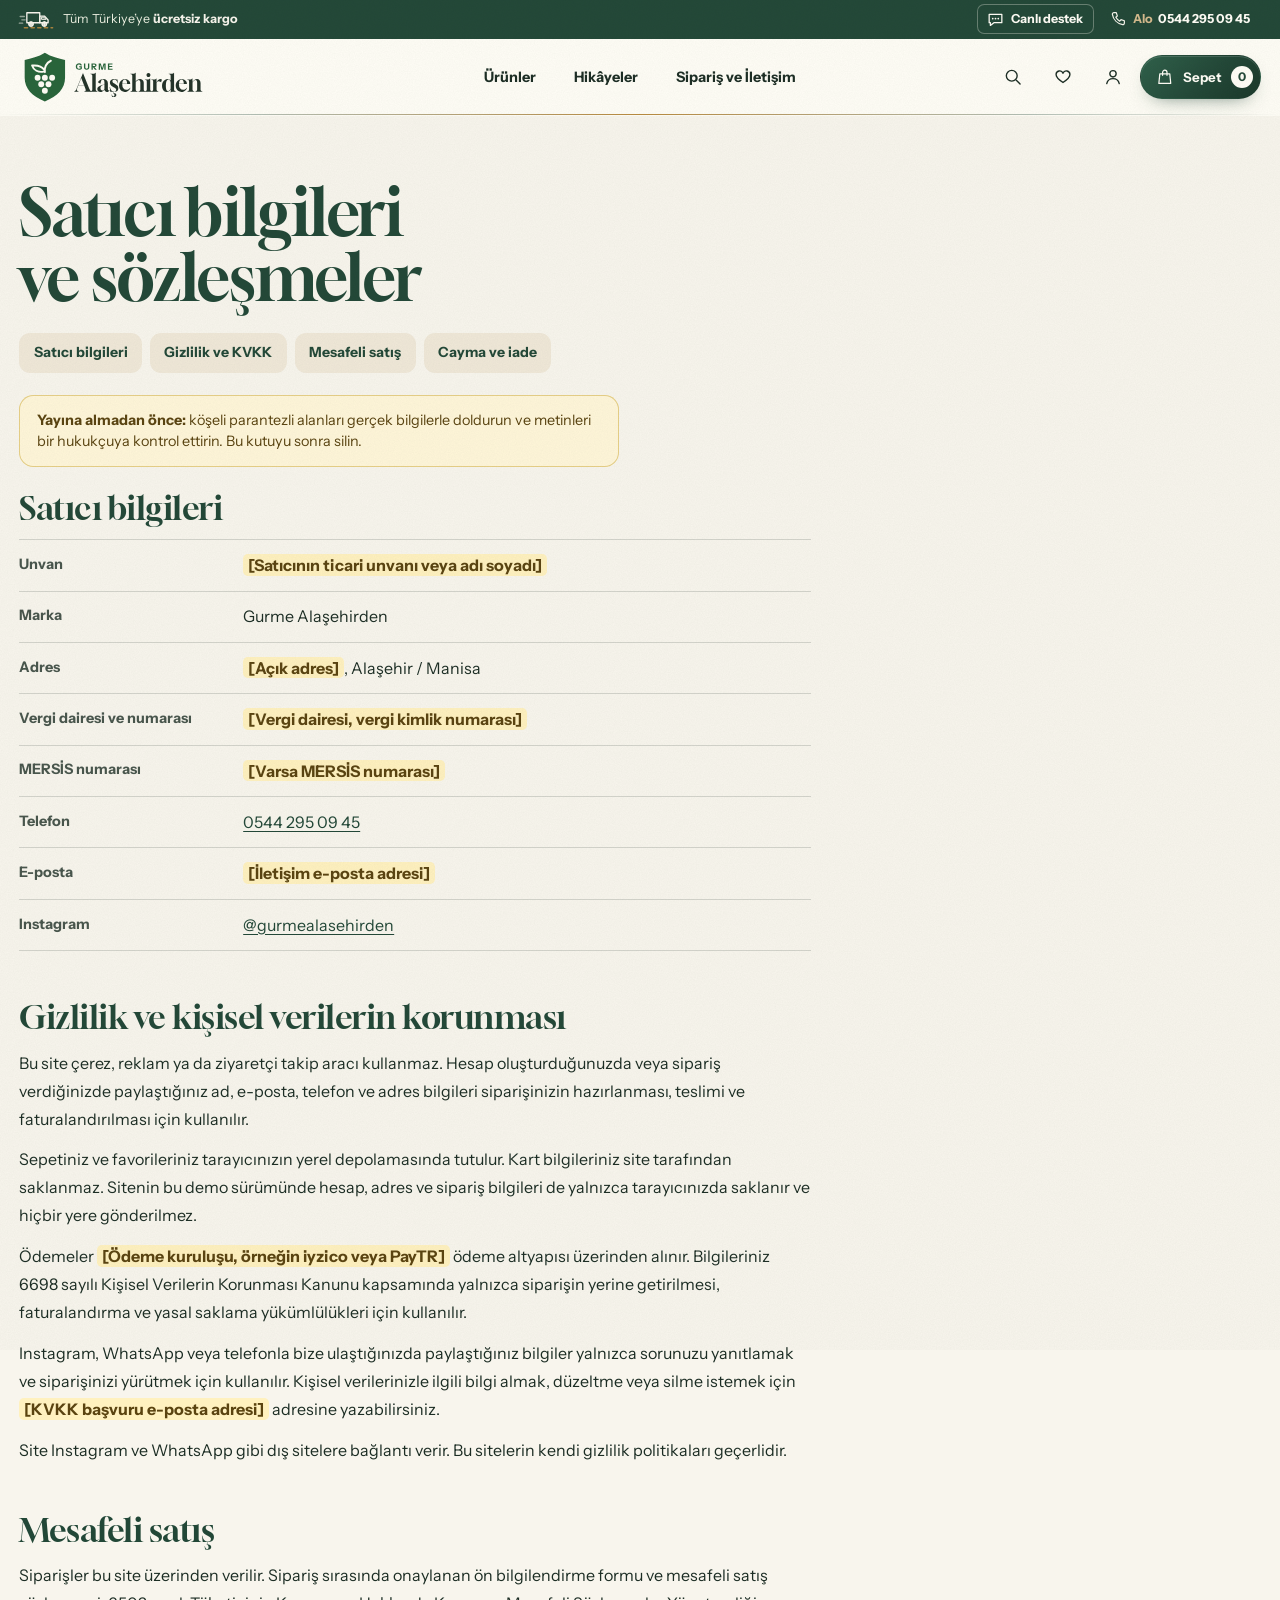
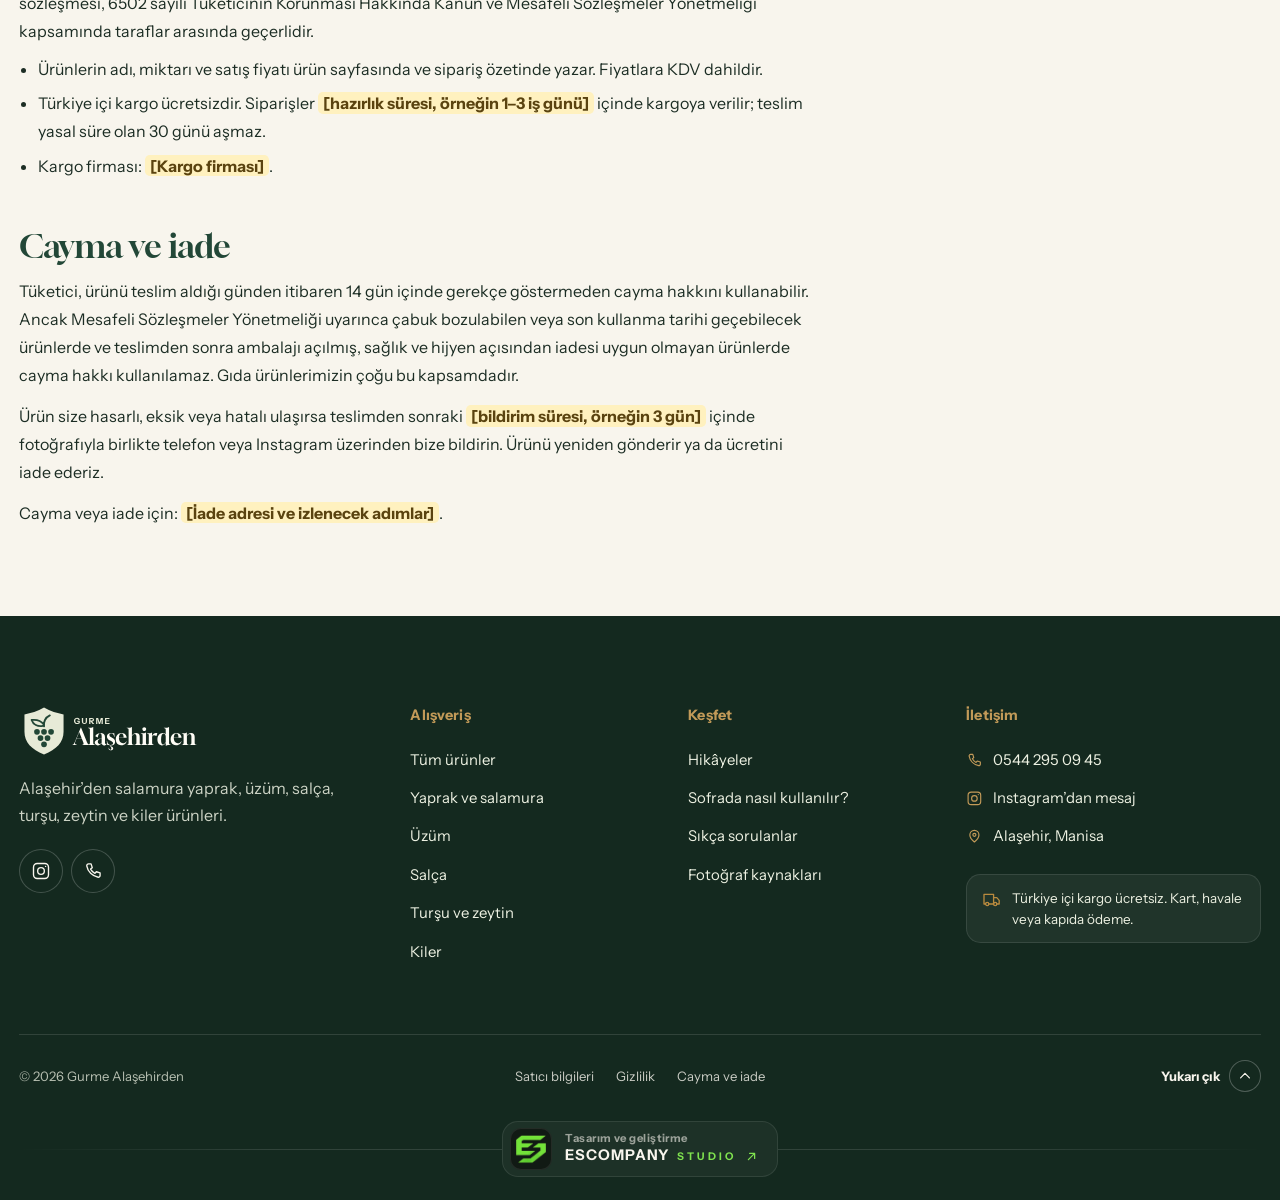
<file: yasal.html>
<!doctype html>
<html lang="tr">
<head>
  <meta charset="utf-8">
  <meta name="viewport" content="width=device-width, initial-scale=1">
  <meta name="robots" content="noindex">
  <meta name="theme-color" content="#224737">
  <meta name="description" content="Gurme Alaşehirden satıcı bilgileri, gizlilik ve KVKK aydınlatması, mesafeli satış ve cayma koşulları.">
  <title>Satıcı bilgileri ve sözleşmeler | Gurme Alaşehirden</title>
  <script>document.documentElement.classList.add('js-motion');setTimeout(function(){var d=document.documentElement;if(!d.classList.contains('motion-on'))d.classList.remove('js-motion')},4000);</script>
  <meta property="og:type" content="website">
  <meta property="og:title" content="Satıcı bilgileri ve sözleşmeler | Gurme Alaşehirden">
  <meta property="og:description" content="Gurme Alaşehirden satıcı bilgileri, gizlilik ve KVKK aydınlatması, mesafeli satış ve cayma koşulları.">
  <meta property="og:image" content="https://escompanystudio-base.github.io/gurme-alasehirden-demo/assets/og-cover.jpg">
  <meta property="og:image:width" content="1200">
  <meta property="og:image:height" content="630">
  <meta property="og:locale" content="tr_TR">
  <meta name="twitter:card" content="summary_large_image">
  <link rel="apple-touch-icon" href="assets/icon.png">
  <link rel="icon" href="assets/gurme-marka.svg" type="image/svg+xml">
  <link rel="preload" href="assets/display.woff2" as="font" type="font/woff2" crossorigin>
  <link rel="stylesheet" href="styles.css?v=67">
  <link rel="stylesheet" href="motion.css?v=67">
  <script src="catalog.js?v=67" defer></script>
  <script src="mobile-menu.js?v=67" defer></script>
  <script src="account.js?v=67" defer></script>
  <script src="fly.js?v=67" defer></script>
  <script src="search.js?v=67" defer></script>
  <script src="support.js?v=67" defer></script>
  <script src="motion.js?v=67" defer></script>
</head>
<body>
  <svg class="icon-library" xmlns="http://www.w3.org/2000/svg" aria-hidden="true">
    <symbol id="i-leaf" viewBox="0 0 24 24"><path d="M20.5 3.5c-5 1-9 1.4-12.1 4.6a6.4 6.4 0 0 0 0 9.1 6.4 6.4 0 0 0 9.1 0c3.2-3.2 3.5-7.5 3-13.7Z"/><path d="M3.5 21.5 14 11M8 17l-.3-5m.4 4.9 4.8.3"/></symbol>
    <symbol id="i-heart" viewBox="0 0 24 24"><path d="M20.3 9c0 4.1-8.3 9.6-8.3 9.6S3.7 13.1 3.7 9a4.3 4.3 0 0 1 8.3-1.6 4.3 4.3 0 0 1 8.3 1.6Z"/></symbol>
    <symbol id="i-bag" viewBox="0 0 24 24"><path d="M5.2 8h13.6l1.3 13H3.9L5.2 8Z"/><path d="M9 10V6a3 3 0 1 1 6 0v4"/></symbol>
    <symbol id="i-search" viewBox="0 0 24 24"><circle cx="10.5" cy="10.5" r="6.5"/><path d="m16 16 4.5 4.5"/></symbol>
    <symbol id="i-instagram" viewBox="0 0 24 24"><rect x="3" y="3" width="18" height="18" rx="4.5"/><circle cx="12" cy="12" r="4"/><path d="M17.5 6.5h.01"/></symbol>
    <symbol id="i-phone" viewBox="0 0 24 24"><path d="M6.7 3.5h3l1.4 4.5-2 1.7a13.8 13.8 0 0 0 5.2 5.2l1.7-2 4.5 1.4v3.1a2.1 2.1 0 0 1-2.3 2.1A16.8 16.8 0 0 1 4.5 5.8a2.1 2.1 0 0 1 2.2-2.3Z"/></symbol>
    <symbol id="i-menu" viewBox="0 0 24 24"><path d="M3.5 7h17M3.5 12h12M3.5 17h17"/></symbol>
    <symbol id="i-grid" viewBox="0 0 24 24"><rect x="3.5" y="3.5" width="6" height="6" rx="1"/><rect x="14.5" y="3.5" width="6" height="6" rx="1"/><rect x="3.5" y="14.5" width="6" height="6" rx="1"/><rect x="14.5" y="14.5" width="6" height="6" rx="1"/></symbol>
    <symbol id="i-chevron-right" viewBox="0 0 24 24"><path d="m9.5 6 6 6-6 6"/></symbol>
    <symbol id="i-close" viewBox="0 0 24 24"><path d="m6 6 12 12M18 6 6 18"/></symbol>
    <symbol id="i-origin" viewBox="0 0 24 24"><path d="M18.5 10c0 4.8-6.5 10-6.5 10s-6.5-5.2-6.5-10a6.5 6.5 0 1 1 13 0Z"/><circle cx="12" cy="9.8" r="2.2"/></symbol>
    <symbol id="i-delivery" viewBox="0 0 24 24"><path d="M2.5 5.5h12v12h-6m6-8h4l3 3.5v4.5h-3m-4 0h-2M2.5 17.5h2M2.5 5.5v12"/><circle cx="6.5" cy="17.5" r="2"/><circle cx="16.5" cy="17.5" r="2"/></symbol>
  </svg>

  <a class="skip" href="#main">İçeriğe geç</a>
  <aside class="announcement" aria-label="Duyuru">
    <div class="shell announcement-links">
      <p class="ann-ship">
        <svg class="ann-truck" viewBox="0 0 40 24" width="34" height="20" fill="none" aria-hidden="true">
          <g class="truck-speed"><path d="M1 9h5M3 13h4M0 17h4"/></g>
          <g class="truck-body">
            <path d="M9 4.5h15.5v12H9z"/>
            <path d="M24.5 8.5h5.6l4.4 4.6v3.4h-10z"/>
            <path d="M27 9.8h2.6l2.4 2.6H27z" class="truck-window"/>
          </g>
          <g class="truck-wheel"><circle cx="14" cy="18" r="2.6"/><path d="M14 15.4v5.2M11.4 18h5.2"/></g>
          <g class="truck-wheel"><circle cx="30" cy="18" r="2.6"/><path d="M30 15.4v5.2M27.4 18h5.2"/></g>
          <path class="truck-road" d="M6 22.5h34"/>
        </svg>
        <span><span class="ann-long">Tüm Türkiye’ye </span><strong>ücretsiz kargo</strong></span>
      </p>
      <div class="ann-actions">
        <a class="ann-support" href="https://ig.me/m/gurmealasehirden" target="_blank" rel="noopener" aria-label="Canlı destek, Instagram’dan mesaj gönderin">
          <svg class="ann-chat" viewBox="0 0 24 24" width="20" height="20" fill="none" aria-hidden="true">
            <path d="M4 5.5h16v10.5H10l-4.5 3.5V16H4z"/>
            <circle class="chat-dot" cx="8.5" cy="10.8" r="1.1"/>
            <circle class="chat-dot" cx="12" cy="10.8" r="1.1"/>
            <circle class="chat-dot" cx="15.5" cy="10.8" r="1.1"/>
          </svg>
          <span class="ann-label">Canlı destek</span>
        </a>
        <a class="ann-phone" href="tel:+905442950945" aria-label="Bizi arayın: 0544 295 09 45">
          <svg class="ann-ring" viewBox="0 0 24 24" width="18" height="18" fill="none" aria-hidden="true">
            <path class="ring-wave ring-wave-1" d="M15 3.6a5.6 5.6 0 0 1 5.4 5.4"/>
            <path class="ring-wave ring-wave-2" d="M15 0.8a8.4 8.4 0 0 1 8.2 8.2"/>
            <path class="ring-handset" d="M6.7 3.5h3l1.4 4.5-2 1.7a13.8 13.8 0 0 0 5.2 5.2l1.7-2 4.5 1.4v3.1a2.1 2.1 0 0 1-2.3 2.1A16.8 16.8 0 0 1 4.5 5.8a2.1 2.1 0 0 1 2.2-2.3Z"/>
          </svg>
          <span class="ann-num"><span class="ann-alo">Alo</span> 0544 295 09 45</span><span class="ann-call">Bizi arayın</span>
        </a>
      </div>
    </div>
  </aside>

  <header class="site-header">
    <div class="shell header-inner">
      <button class="icon-button menu-trigger" type="button" data-mobile-menu aria-haspopup="dialog" aria-controls="mobile-menu" aria-expanded="false">
        <svg class="icon" aria-hidden="true"><use href="#i-menu"/></svg>
        <span class="menu-trigger-label">Menü</span>
      </button>
      <a class="brand" href="index.html" aria-label="Gurme Alaşehirden ana sayfa">
        <img src="assets/gurme-alasehirden-logo.svg" width="229" height="64" alt="">
      </a>
      <nav class="primary-nav" aria-label="Ana menü">
        <a href="index.html#urunler">Ürünler</a>
        <a href="hikayeler.html">Hikâyeler</a>
        <a href="index.html#yardim">Sipariş ve İletişim</a>
      </nav>
      <div class="header-actions">
        <a class="icon-button" href="index.html?panel=search" aria-label="Ürün ara">
          <svg class="icon" aria-hidden="true"><use href="#i-search"/></svg>
        </a>
        <a class="cart-trigger story-cart" href="index.html?panel=cart" aria-label="Sepet">
          <svg class="icon" aria-hidden="true"><use href="#i-bag"/></svg>
          <span class="cart-trigger-label">Sepet</span>
        </a>
      </div>
    </div>
  </header>

  <main id="main" tabindex="-1" class="legal">
    <div class="shell legal-head">
      <h1>Satıcı bilgileri ve sözleşmeler</h1>
      <nav class="legal-toc" aria-label="Bu sayfada">
        <a href="#satici">Satıcı bilgileri</a>
        <a href="#gizlilik">Gizlilik ve KVKK</a>
        <a href="#mesafeli-satis">Mesafeli satış</a>
        <a href="#cayma">Cayma ve iade</a>
      </nav>
      <div class="legal-draft" data-draft>
        <strong>Yayına almadan önce:</strong> köşeli parantezli alanları gerçek bilgilerle doldurun ve metinleri bir hukukçuya kontrol ettirin. Bu kutuyu sonra silin.
      </div>
    </div>

    <div class="shell legal-body">
      <section id="satici" aria-labelledby="satici-title">
        <h2 id="satici-title">Satıcı bilgileri</h2>
        <dl class="legal-facts">
          <div><dt>Unvan</dt><dd><mark class="fill-in">[Satıcının ticari unvanı veya adı soyadı]</mark></dd></div>
          <div><dt>Marka</dt><dd>Gurme Alaşehirden</dd></div>
          <div><dt>Adres</dt><dd><mark class="fill-in">[Açık adres]</mark>, Alaşehir / Manisa</dd></div>
          <div><dt>Vergi dairesi ve numarası</dt><dd><mark class="fill-in">[Vergi dairesi, vergi kimlik numarası]</mark></dd></div>
          <div><dt>MERSİS numarası</dt><dd><mark class="fill-in">[Varsa MERSİS numarası]</mark></dd></div>
          <div><dt>Telefon</dt><dd><a href="tel:+905442950945">0544 295 09 45</a></dd></div>
          <div><dt>E-posta</dt><dd><mark class="fill-in">[İletişim e-posta adresi]</mark></dd></div>
          <div><dt>Instagram</dt><dd><a href="https://www.instagram.com/gurmealasehirden/" target="_blank" rel="noopener">@gurmealasehirden</a></dd></div>
        </dl>
      </section>

      <section id="gizlilik" aria-labelledby="gizlilik-title">
        <h2 id="gizlilik-title">Gizlilik ve kişisel verilerin korunması</h2>
        <p>Bu site çerez, reklam ya da ziyaretçi takip aracı kullanmaz. Hesap oluşturduğunuzda veya sipariş verdiğinizde paylaştığınız ad, e-posta, telefon ve adres bilgileri siparişinizin hazırlanması, teslimi ve faturalandırılması için kullanılır.</p>
        <p>Sepetiniz ve favorileriniz tarayıcınızın yerel depolamasında tutulur. Kart bilgileriniz site tarafından saklanmaz. Sitenin bu demo sürümünde hesap, adres ve sipariş bilgileri de yalnızca tarayıcınızda saklanır ve hiçbir yere gönderilmez.</p>
        <p>Ödemeler <mark class="fill-in">[Ödeme kuruluşu, örneğin iyzico veya PayTR]</mark> ödeme altyapısı üzerinden alınır. Bilgileriniz 6698 sayılı Kişisel Verilerin Korunması Kanunu kapsamında yalnızca siparişin yerine getirilmesi, faturalandırma ve yasal saklama yükümlülükleri için kullanılır.</p>
        <p>Instagram, WhatsApp veya telefonla bize ulaştığınızda paylaştığınız bilgiler yalnızca sorunuzu yanıtlamak ve siparişinizi yürütmek için kullanılır. Kişisel verilerinizle ilgili bilgi almak, düzeltme veya silme istemek için <mark class="fill-in">[KVKK başvuru e-posta adresi]</mark> adresine yazabilirsiniz.</p>
        <p>Site Instagram ve WhatsApp gibi dış sitelere bağlantı verir. Bu sitelerin kendi gizlilik politikaları geçerlidir.</p>
      </section>

      <section id="mesafeli-satis" aria-labelledby="mesafeli-title">
        <h2 id="mesafeli-title">Mesafeli satış</h2>
        <p>Siparişler bu site üzerinden verilir. Sipariş sırasında onaylanan ön bilgilendirme formu ve mesafeli satış sözleşmesi, 6502 sayılı Tüketicinin Korunması Hakkında Kanun ve Mesafeli Sözleşmeler Yönetmeliği kapsamında taraflar arasında geçerlidir.</p>
        <ul>
          <li>Ürünlerin adı, miktarı ve satış fiyatı ürün sayfasında ve sipariş özetinde yazar. Fiyatlara KDV dahildir.</li>
          <li>Türkiye içi kargo ücretsizdir. Siparişler <mark class="fill-in">[hazırlık süresi, örneğin 1–3 iş günü]</mark> içinde kargoya verilir; teslim yasal süre olan 30 günü aşmaz.</li>
          <li>Kargo firması: <mark class="fill-in">[Kargo firması]</mark>.</li>
        </ul>
      </section>

      <section id="cayma" aria-labelledby="cayma-title">
        <h2 id="cayma-title">Cayma ve iade</h2>
        <p>Tüketici, ürünü teslim aldığı günden itibaren 14 gün içinde gerekçe göstermeden cayma hakkını kullanabilir. Ancak Mesafeli Sözleşmeler Yönetmeliği uyarınca çabuk bozulabilen veya son kullanma tarihi geçebilecek ürünlerde ve teslimden sonra ambalajı açılmış, sağlık ve hijyen açısından iadesi uygun olmayan ürünlerde cayma hakkı kullanılamaz. Gıda ürünlerimizin çoğu bu kapsamdadır.</p>
        <p>Ürün size hasarlı, eksik veya hatalı ulaşırsa teslimden sonraki <mark class="fill-in">[bildirim süresi, örneğin 3 gün]</mark> içinde fotoğrafıyla birlikte telefon veya Instagram üzerinden bize bildirin. Ürünü yeniden gönderir ya da ücretini iade ederiz.</p>
        <p>Cayma veya iade için: <mark class="fill-in">[İade adresi ve izlenecek adımlar]</mark>.</p>
      </section>
    </div>
  </main>

  <footer class="site-footer">
    <div class="shell footer-top">
      <div class="footer-brand">
        <a class="brand" href="index.html" aria-label="Gurme Alaşehirden ana sayfa">
          <img src="assets/gurme-alasehirden-logo-acik.svg" width="229" height="64" alt="">
        </a>
        <p>Alaşehir’den salamura yaprak, üzüm, salça, turşu, zeytin ve kiler ürünleri.</p>
        <div class="footer-socials">
          <a href="https://www.instagram.com/gurmealasehirden/" target="_blank" rel="noopener" aria-label="Instagram: @gurmealasehirden">
            <svg class="icon" aria-hidden="true"><use href="#i-instagram"/></svg>
          </a>
          <a href="tel:+905442950945" aria-label="Telefon: 0544 295 09 45">
            <svg class="icon" aria-hidden="true"><use href="#i-phone"/></svg>
          </a>
        </div>
      </div>
      <nav class="footer-col" aria-labelledby="footer-shop">
        <h2 id="footer-shop">Alışveriş</h2>
        <ul>
          <li><a href="index.html#urunler">Tüm ürünler</a></li>
          <li><a href="index.html?kategori=leaves#urunler">Yaprak ve salamura</a></li>
          <li><a href="index.html?kategori=grapes#urunler">Üzüm</a></li>
          <li><a href="index.html?kategori=paste#urunler">Salça</a></li>
          <li><a href="index.html?kategori=pickles#urunler">Turşu ve zeytin</a></li>
          <li><a href="index.html?kategori=pantry#urunler">Kiler</a></li>
        </ul>
      </nav>
      <nav class="footer-col" aria-labelledby="footer-explore">
        <h2 id="footer-explore">Keşfet</h2>
        <ul>
          <li><a href="hikayeler.html">Hikâyeler</a></li>
          <li><a href="hikayeler.html#serving-title">Sofrada nasıl kullanılır?</a></li>
          <li><a href="index.html#yardim">Sıkça sorulanlar</a></li>
          <li><a href="hikayeler.html#fotograf-kaynaklari">Fotoğraf kaynakları</a></li>
        </ul>
      </nav>
      <div class="footer-col footer-contact">
        <h2>İletişim</h2>
        <ul>
          <li><a href="tel:+905442950945"><svg class="icon" aria-hidden="true"><use href="#i-phone"/></svg>0544 295 09 45</a></li>
          <li><a href="https://ig.me/m/gurmealasehirden" target="_blank" rel="noopener"><svg class="icon" aria-hidden="true"><use href="#i-instagram"/></svg>Instagram’dan mesaj</a></li>
          <li><span><svg class="icon" aria-hidden="true"><use href="#i-origin"/></svg>Alaşehir, Manisa</span></li>
        </ul>
        <p class="footer-note"><svg class="icon" aria-hidden="true"><use href="#i-delivery"/></svg><span>Türkiye içi kargo ücretsiz. Kart, havale veya kapıda ödeme.</span></p>
      </div>
    </div>
    <div class="shell footer-bottom">
      <p>© 2026 Gurme Alaşehirden</p>
      <nav class="footer-legal" aria-label="Yasal">
        <a href="yasal.html#satici">Satıcı bilgileri</a>
        <a href="yasal.html#gizlilik">Gizlilik</a>
        <a href="yasal.html#cayma">Cayma ve iade</a>
      </nav>
      <a class="studio-sign" href="https://escompanystudio.com/" target="_blank" rel="noopener" aria-label="Tasarım ve geliştirme: ES Company Studio, yeni sekmede açılır">
        <span class="sign-mark" aria-hidden="true"><img src="assets/escompany-mark.webp" width="128" height="128" alt="" loading="lazy" decoding="async"></span>
        <span class="sign-text">
          <span class="sign-kicker">Tasarım ve geliştirme</span>
          <span class="sign-name"><span class="sign-word">ESCOMPANY</span><span class="sign-studio">STUDIO</span><svg class="sign-arrow" viewBox="0 0 24 24" fill="none" aria-hidden="true"><path d="M7 17 17 7M9 7h8v8"/></svg></span>
        </span>
      </a>
      <a class="to-top" href="#main">
        <span>Yukarı çık</span>
        <svg class="icon" aria-hidden="true"><use href="#i-chevron-right"/></svg>
      </a>
    </div>
  </footer>

</body>
</html>
</file>
<file: styles.css>
@font-face { font-family: "Store Display"; src: url("assets/display.woff2") format("woff2"); font-weight: 400; font-display: swap; }
@font-face { font-family: "Store Serif"; src: url("assets/serif.woff2") format("woff2"); font-weight: 400 600; font-display: swap; }
@font-face { font-family: "Store Serif"; src: url("assets/serif-italic.woff2") format("woff2"); font-style: italic; font-weight: 400 600; font-display: swap; }
@font-face { font-family: "Store Sans"; src: url("assets/sans.woff2") format("woff2"); font-weight: 400 550; font-display: swap; }
@font-face { font-family: "Store Sans"; src: url("assets/sans-bold.woff2") format("woff2"); font-weight: 600 800; font-display: swap; }

:root {
  color-scheme: light;
  --paper: #f8f5ed;
  --surface: #fffdf6;
  --green: #224737;
  --ink: #1c2d24;
  --green-hover: color-mix(in srgb, var(--green) 73%, var(--ink));
  --soft: color-mix(in srgb, var(--paper) 91%, var(--green));
  --text: color-mix(in srgb, var(--ink) 80%, var(--paper));
  --on-green-text: #edf1e2;
  --line: color-mix(in srgb, var(--ink) 17%, var(--paper));
  --line-dark: color-mix(in srgb, var(--ink) 56%, var(--paper));
  --on-green-line: color-mix(in srgb, var(--surface) 55%, transparent);
  --shadow: color-mix(in srgb, var(--ink) 21%, transparent);
  --backdrop: color-mix(in srgb, var(--ink) 62%, transparent);
  --display: "Store Display", "Store Serif", Georgia, serif;
  --serif: "Store Serif", Georgia, "Times New Roman", serif;
  --sans: "Store Sans", system-ui, sans-serif;
  --ease: cubic-bezier(.22, .7, .24, 1);
}

*, *::before, *::after { box-sizing: border-box; }
html { scroll-behavior: smooth; scroll-padding-top: 106px; }
body { margin: 0; background: var(--paper); color: var(--ink); font: 1rem/1.55 var(--sans); }
body:has(dialog[open]) { overflow: hidden; }
[hidden] { display: none !important; }
img { display: block; max-width: 100%; }
figure, h1, h2, h3, p { margin: 0; }
button, input, textarea { font: inherit; color: inherit; }
button { background: none; border: 0; cursor: pointer; padding: 0; }
a { color: inherit; text-decoration: none; }
:focus-visible { outline: 2px solid var(--green); outline-offset: 4px; }
::selection { background: var(--soft); color: var(--ink); }

.shell { width: min(calc(100% - clamp(1.25rem, 3vw, 3.5rem)), 112rem); margin-inline: auto; }
.icon-library { position: absolute; width: 0; height: 0; overflow: hidden; pointer-events: none; }
.icon { width: 1.25rem; height: 1.25rem; flex: none; fill: none; stroke: currentColor; stroke-width: 1.65; stroke-linecap: round; stroke-linejoin: round; }
.visually-hidden, .skip:not(:focus) { position: absolute; width: 1px; height: 1px; overflow: hidden; clip-path: inset(50%); white-space: nowrap; }
.skip:focus { position: fixed; z-index: 20; top: .5rem; left: .5rem; padding: .6rem 1rem; background: var(--surface); }

.announcement { background: var(--green); color: var(--surface); border-bottom: 1px solid var(--green); font-size: .75rem; font-weight: 650; letter-spacing: .01em; }
.announcement-links { display: flex; align-items: center; justify-content: space-between; min-height: 29px; }
.announcement a { display: inline-flex; align-items: center; gap: .4rem; min-height: 29px; }
.announcement a:focus-visible { outline-color: var(--surface); outline-offset: 1px; }
.announcement a:hover { text-decoration: underline; text-underline-offset: .23em; }
.announcement .icon { width: .85rem; height: .85rem; }
.site-header { z-index: 5; position: sticky; top: 0; background: var(--surface); border-bottom: 1px solid var(--line); }
.header-inner { min-height: 76px; display: grid; grid-template-columns: 1fr auto 1fr; align-items: center; gap: 1.5rem; }
.brand { display: inline-flex; align-items: center; width: clamp(9.75rem, 14.4vw, 11.7rem); }
.brand img { width: 100%; height: auto; }
.primary-nav { display: flex; align-items: center; gap: clamp(1rem, 3vw, 2.65rem); }
.primary-nav a, .footer-inner nav a { padding-block: .65rem; color: var(--text); font-size: .86rem; font-weight: 650; }
.primary-nav a:hover, .footer-inner nav a:hover, .footer-social:hover, .text-link:hover { text-decoration: underline; text-underline-offset: .32em; }
.primary-nav [aria-current="page"], .footer-inner nav [aria-current="page"] { color: var(--green); text-decoration: underline; text-underline-offset: .32em; }
.header-search { display: none; }
.header-favorites { display: none; }
.header-favorites[aria-pressed="true"] { background: var(--soft); border-color: var(--line); }
.header-favorites[aria-pressed="true"] .icon { fill: currentColor; }
.header-actions { display: flex; justify-self: end; align-items: center; gap: .35rem; }
.icon-button { display: inline-grid; flex: none; place-items: center; width: 44px; height: 44px; border: 1px solid transparent; border-radius: 50%; transition: background .2s, border-color .2s; }
.icon-button:hover { background: var(--soft); border-color: var(--line); }
.menu-trigger { display: none; }
.cart-trigger { display: inline-flex; background: var(--green); color: var(--surface); align-items: center; justify-content: center; min-height: 44px; gap: .55rem; border: 1px solid var(--green); border-radius: 999px; padding: .35rem .65rem .35rem .8rem; font-size: .83rem; font-weight: 650; transition: border-color .2s, background .2s; }
.cart-trigger:hover { border-color: var(--green-hover); background: var(--green-hover); }
.story-cart { min-width: 44px; }
.cart-trigger .icon { width: 1.1rem; height: 1.1rem; }
.cart-count { display: grid; min-width: 1.38rem; height: 1.38rem; place-items: center; border-radius: 999px; padding-inline: .22rem; background: var(--surface); color: var(--green); font-size: .69rem; line-height: 1; }
.cart-count.bump { animation: bump 330ms var(--ease); }

.eyebrow { display: flex; align-items: center; gap: .63rem; color: var(--green); font-size: .74rem; font-weight: 700; line-height: 1.4; letter-spacing: .125em; }
.showcase { margin-block: clamp(.58rem, 1.18vw, 1.1rem) 0; }
.carousel { color: var(--ink); touch-action: pan-y; }
.carousel-window {
  position: relative;
  isolation: isolate;
  overflow: hidden;
  height: clamp(25rem, 37.5vw, 40rem);
  border-radius: clamp(.72rem, 1.35vw, 1.25rem);
  background: var(--green);
}
.showcase-slide {
  --caption-ink: var(--surface);
  --caption-halo: color-mix(in srgb, var(--ink) 78%, transparent);
  position: absolute;
  inset: 0;
  background: var(--green);
}
.slide-photo { position: absolute; inset: 0; overflow: hidden; }
.slide-photo img { width: 100%; height: 100%; object-fit: cover; object-position: center 43%; }
.slide-photo::after {
  position: absolute;
  inset: 0;
  background: linear-gradient(90deg, rgb(16 31 22 / 66%) 0%, rgb(16 31 22 / 31%) 33%, transparent 67%);
  pointer-events: none;
  content: "";
}
.showcase-harvest .slide-photo img { object-position: center 43%; }
.showcase-oil .slide-photo img { object-position: center 40%; }
.showcase-oil .slide-photo::after {
  background: linear-gradient(270deg, rgb(16 31 22 / 69%), rgb(16 31 22 / 26%) 34%, transparent 66%);
}
.slide-copy {
  position: absolute;
  inset-inline-start: clamp(4rem, 7.4vw, 8.2rem);
  inset-block-start: clamp(1.55rem, 6.4vw, 6.2rem);
  display: flex;
  flex-direction: column;
  align-items: flex-start;
  max-width: calc(100% - 2.1rem);
  color: var(--caption-ink);
  text-shadow: 0 2px 12px var(--caption-halo);
}
.showcase-oil .slide-copy {
  inset-inline: auto clamp(4rem, 7.4vw, 8.2rem);
  inset-block: auto clamp(1.55rem, 5.5vw, 5.5rem);
  align-items: flex-end;
  text-align: end;
}
.slide-copy h2 {
  font: 400 clamp(3.4rem, 6.1vw, 7.75rem)/.91 var(--display);
  letter-spacing: -.065em;
}
.slide-link {
  display: inline-flex;
  align-items: center;
  min-height: 46px;
  margin-top: .65rem;
  color: inherit;
  font-size: clamp(.91rem, 1.24vw, 1.09rem);
  font-weight: 700;
  text-decoration: underline;
  text-underline-offset: .42em;
  text-decoration-thickness: 1px;
  transition: text-decoration-color .18s var(--ease);
}
.slide-link:hover { text-decoration-color: #c8d3b1; }
.slide-link:focus-visible { outline-color: var(--caption-ink); }
.showcase-slide.is-entering { z-index: 2; animation: slide-appear 550ms var(--ease) both; }
.showcase-slide.is-leaving { z-index: 1; pointer-events: none; animation: slide-recede 550ms var(--ease) both; }
.showcase-slide.is-entering .slide-photo img { animation: photo-in 550ms var(--ease) both; }
.showcase-slide.is-entering .slide-copy > * { animation: caption-in 500ms var(--ease) both; }
.showcase-slide.is-entering .slide-link { animation-delay: 72ms; }
.carousel[data-direction="previous"] { --slide-direction: -1; }
.carousel[data-direction="next"] { --slide-direction: 1; }

.carousel-controls { position: absolute; z-index: 3; inset: 0; pointer-events: none; }
.carousel-control, .carousel-pause {
  position: absolute;
  display: grid;
  place-items: center;
  width: 44px;
  height: 44px;
  border: 1px solid color-mix(in srgb, var(--surface) 42%, transparent);
  border-radius: 50%;
  background: color-mix(in srgb, var(--surface) 82%, transparent);
  color: var(--ink);
  transition: background .18s var(--ease), color .18s var(--ease);
}
.carousel-control {
  inset-block-start: 50%;
  transform: translateY(-50%);
  pointer-events: auto;
}
.carousel-previous { inset-inline-start: clamp(.55rem, 1.55vw, 1.5rem); }
.carousel-next { inset-inline-end: clamp(.55rem, 1.55vw, 1.5rem); }
.carousel-control:hover, .carousel-pause:focus-visible {
  background: var(--surface);
  color: var(--green);
}
.carousel-control:focus-visible, .carousel-pause:focus-visible { outline: 2px solid var(--green); outline-offset: 2px; }
.carousel-control .icon, .carousel-pause .icon { width: 1.1rem; height: 1.1rem; }
.carousel-pause {
  inset-inline-start: 50%;
  inset-block-end: .75rem;
  transform: translateX(-50%);
}
.carousel-pause { opacity: 0; pointer-events: none; transition: opacity .2s var(--ease), background .18s var(--ease); }
.carousel-window:hover .carousel-pause, .carousel-pause:focus-visible { opacity: 1; pointer-events: auto; }
@media (hover: none) { .carousel-pause { opacity: 1; pointer-events: auto; } }

@keyframes slide-appear { from { opacity: 0; } to { opacity: 1; } }
@keyframes slide-recede { to { opacity: .82; } }
@keyframes photo-in { from { transform: translateX(calc(1.5% * var(--slide-direction, 1))) scale(1.035); } to { transform: none; } }
@keyframes caption-in { from { transform: translateY(9px); opacity: .5; } to { transform: none; opacity: 1; } }

.button { min-height: 49px; display: inline-flex; align-items: center; justify-content: center; gap: .55rem; padding: .72rem 1.38rem; border: 1px solid transparent; border-radius: .28rem; font-size: .875rem; font-weight: 700; text-align: center; line-height: 1.3; transition: background .2s, color .2s, border-color .2s, transform .2s; }
.button:active { transform: translateY(1px); }
.button-primary { background: var(--green); color: var(--surface); }
.button-primary:hover { background: var(--green-hover); }
.button-secondary { border-color: var(--line-dark); color: var(--green); }
.button-secondary:hover { background: var(--soft); }
.button-light { background: var(--soft); color: var(--green); }
.button-light:hover { background: var(--surface); }

.catalog { padding-bottom: clamp(1.6rem, 3.5vw, 3.5rem); }
.help h2, .origin h2, .stories-heading h1 { font: 500 clamp(2.6rem, 4.6vw, 4.45rem)/1.02 var(--serif); letter-spacing: -.052em; }
.catalog-tools { display: grid; grid-template-columns: minmax(0, 1fr) auto; align-items: stretch; gap: .68rem; margin-bottom: .9rem; }
.filters { display: grid; grid-template-columns: repeat(6, minmax(0, 1fr)); gap: .3rem; padding: .26rem; border: 1px solid var(--line); border-radius: .6rem; background: var(--soft); }
.sort-control { display: flex; align-items: center; gap: .38rem; padding-inline: .62rem .28rem; border: 1px solid var(--line); border-radius: .6rem; background: var(--surface); font-size: .8rem; }
.sort-control label { color: var(--text); }
.sort-control select { min-height: 44px; max-width: 11rem; padding-inline: .35rem; border: 0; background: var(--surface); color: var(--ink); font: inherit; font-weight: 650; cursor: pointer; }
.filter { display: flex; align-items: center; justify-content: center; gap: .39rem; padding: .55rem .22rem; min-height: 44px; border-radius: .38rem; color: var(--ink); font-size: .88rem; font-weight: 650; white-space: nowrap; transition: background .2s, color .2s; }
.filter .icon { width: 1.12rem; height: 1.12rem; }
.filter:hover { background: var(--soft); }
.filter[aria-pressed="true"] { background: var(--green); color: var(--surface); }
.active-search { margin: -.4rem 0 1.1rem; display: flex; gap: 1rem; align-items: center; flex-wrap: wrap; color: var(--text); font-size: .875rem; }
.text-button { width: fit-content; min-height: 38px; color: inherit; font-size: .84rem; font-weight: 680; text-decoration: underline; text-underline-offset: .23em; }
.text-button:hover { text-decoration-thickness: 2px; }
.product-grid { display: grid; grid-template-columns: repeat(5, minmax(0, 1fr)); gap: clamp(.7rem, 1.35vw, 1.2rem); }
.product-card { display: flex; flex-direction: column; position: relative; min-width: 0; overflow: hidden; border: 1px solid var(--line); background: var(--surface); border-radius: .43rem; animation: arrive 350ms var(--ease) both; animation-delay: calc(var(--card-index, 0) * 45ms); }
.product-card:focus-within { outline: 2px solid var(--green); outline-offset: 3px; }
.product-card button:focus-visible { outline-offset: -4px; }
.product-photo { width: 100%; display: block; overflow: hidden; position: relative; aspect-ratio: 1.32; max-height: 13.25rem; background: var(--soft); }
.product-photo img { width: 100%; height: 100%; object-fit: cover; transition: transform 600ms var(--ease); }
.product-card:hover img { transform: scale(1.045); }
.product-favorite { position: absolute; top: .42rem; right: .42rem; display: grid; place-items: center; width: 44px; height: 44px; border: 1px solid var(--line); border-radius: 50%; background: var(--surface); color: var(--green); transition: background .2s, color .2s; }
.product-favorite:hover { background: var(--surface); }
.product-favorite[aria-pressed="true"] { color: var(--green); }
.product-favorite[aria-pressed="true"] .icon { fill: currentColor; }
.product-favorite .icon { width: 1.12rem; height: 1.12rem; }
.product-category { position: absolute; top: .7rem; left: .55rem; padding: .22rem .55rem; border-radius: 999px; background: var(--paper); color: var(--green); font-weight: 650; font-size: .72rem; }
.product-body { display: flex; flex-direction: column; flex: 1; padding: .7rem .85rem .75rem; }
.product-size { font-size: .79rem; color: var(--text); }
.product-name { margin-top: .24rem; font: 500 clamp(1.11rem, 1rem + .6vw, 1.57rem)/1.12 var(--serif); letter-spacing: -.029em; }
.product-name button { font: inherit; text-align: left; }
.product-name button:hover { text-decoration: underline; text-underline-offset: .15em; }
.product-bottom { display: flex; align-items: center; justify-content: space-between; gap: .35rem; margin-top: auto; padding-top: .45rem; }
.product-price { color: var(--ink); font-size: 1rem; font-weight: 750; }
.product-add { display: grid; flex: none; width: 44px; height: 44px; place-items: center; border: 1px solid var(--line); border-radius: 50%; background: var(--soft); color: var(--green); transition: color .2s, background .2s, border-color .2s, transform .2s; }
.product-add:hover, .product-add.is-added { background: var(--green); color: var(--surface); border-color: var(--green); }
.product-add:active { transform: scale(.93); }
.empty-results { padding: 2.5rem 1rem; border: 1px solid var(--line); text-align: center; border-radius: .45rem; }
.empty-results h3 { margin-bottom: 1rem; font: 500 1.8rem/1.1 var(--serif); }

.stories { padding-bottom: clamp(3rem, 7vw, 6rem); }
.stories-heading h1 { font-family: var(--display); }
.stories-heading { padding-block: clamp(1.65rem, 4vw, 3.4rem) clamp(1.3rem, 2.7vw, 2.5rem); }
.origin { color: var(--surface); }
.origin-inner {
  display: grid;
  grid-template-columns: minmax(0, 1.25fr) minmax(0, 1fr);
  align-items: stretch;
  overflow: hidden;
  border-radius: clamp(.8rem, 1.45vw, 1.35rem);
  background: var(--green);
}
.origin-visual { min-height: clamp(18rem, 34vw, 39rem); background: var(--green); }
.origin-visual img { width: 100%; height: 100%; object-fit: cover; object-position: 66% 50%; }
.origin-copy {
  display: flex;
  flex-direction: column;
  align-items: flex-start;
  justify-content: center;
  padding: clamp(1.75rem, 5.3vw, 6rem);
}
.origin-copy .eyebrow, .origin h2 em { color: var(--on-green-text); font-weight: inherit; }
.origin h2 { margin: .5rem 0 1.1rem; }
.origin-copy > p:not(.eyebrow) { max-width: 37ch; color: var(--on-green-text); line-height: 1.7; }
.origin-copy .button {
  margin-top: 1.5rem;
  border-radius: .45rem;
  background: var(--surface);
  color: var(--green);
}
.origin-copy .button:hover { background: var(--on-green-text); }
.origin-copy .button:focus-visible { outline-color: var(--surface); }
.serving-guide { margin-top: clamp(2.9rem, 5vw, 5rem); }
.serving-guide h2 {
  margin-bottom: 1.2rem;
  font: 400 clamp(2rem, 4vw, 3.55rem)/1.04 var(--display);
  letter-spacing: -.055em;
}
.serving-grid { display: grid; grid-template-columns: repeat(3, minmax(0, 1fr)); gap: clamp(.95rem, 1.75vw, 1.65rem); }
.serving-card {
  display: grid;
  grid-template-rows: auto 1fr;
  overflow: hidden;
  border: 1px solid var(--line);
  border-radius: .82rem;
  background: var(--surface);
}
.serving-card img { width: 100%; aspect-ratio: 1.64; height: auto; object-fit: cover; }
.serving-card > div { display: flex; flex-direction: column; align-items: start; padding: .95rem 1.15rem .6rem; }
.serving-card h3 { font: 500 1.6rem/1.05 var(--serif); letter-spacing: -.026em; }
.serving-card p { margin: .5rem 0 .3rem; color: var(--text); font-size: .93rem; }
.serving-card .text-link { margin-top: auto; }
.photo-credits { margin-top: clamp(2.3rem, 6vw, 4.5rem); padding-top: 1.15rem; border-top: 1px solid var(--line); color: var(--text); font-size: .84rem; }
.photo-credits h2 { font: 500 1.85rem/1.15 var(--serif); color: var(--ink); }
.photo-credits ul { padding-inline-start: 1.2rem; }
.photo-credits li { margin-block: .32rem; }
.photo-credits a { text-decoration: underline; text-underline-offset: .23em; }
.help {
  display: grid;
  grid-template-columns: minmax(0, 1fr) minmax(0, 1.25fr);
  align-items: start;
  gap: clamp(1.5rem, 5.5vw, 6rem);
  margin-bottom: clamp(2.65rem, 6vw, 5.8rem);
  padding: clamp(1.22rem, 3.4vw, 3.6rem);
  border: 1px solid var(--line);
  border-radius: clamp(.8rem, 1.45vw, 1.35rem);
  background: var(--surface);
}
.help h2 { font: 400 clamp(2rem, 4vw, 3.5rem)/1.04 var(--display); letter-spacing: -.059em; }
.help p { color: var(--text); }
.help > div:first-child p { max-width: 39ch; margin: .88rem 0 .7rem; }
.contact-links { display: flex; flex-wrap: wrap; align-items: center; gap: .3rem 1rem; }
.contact-links .text-link:first-child { padding-inline: .9rem; border-radius: .4rem; background: var(--green); color: var(--surface); }
.contact-links .text-link:first-child:hover { background: var(--green-hover); }
.text-link { display: inline-flex; min-height: 44px; align-items: center; gap: .5rem; color: var(--green); font-size: .89rem; font-weight: 700; }
.faq { border-top: 1px solid var(--line); }
.faq details { border-bottom: 1px solid var(--line); }
.faq summary { display: flex; align-items: center; justify-content: space-between; gap: .65rem; min-height: 58px; padding: .65rem 0; cursor: pointer; list-style: none; font-size: .95rem; font-weight: 700; }
.faq summary::-webkit-details-marker { display: none; }
.faq summary::after { content: "+"; display: grid; width: 1.7rem; height: 1.7rem; flex: none; place-items: center; border-radius: 50%; background: var(--soft); font-size: 1.15rem; font-weight: 500; line-height: 1; }
.faq details[open] summary::after { content: "−"; }
.faq details p { max-width: 63ch; padding: 0 1.5rem .95rem 0; font-size: .9rem; }
.site-footer { background: var(--green); color: var(--surface); padding-block: clamp(1.5rem, 3.15vw, 3rem) .65rem; }
.site-footer a:focus-visible { outline-color: var(--surface); }
.studio-footer {
  display: flex;
  justify-content: flex-end;
  margin-top: 1rem;
  padding-top: .52rem;
  border-top: 1px solid color-mix(in srgb, var(--surface) 27%, transparent);
}
.studio-credit {
  display: inline-flex;
  align-items: center;
  gap: .54rem;
  min-height: 44px;
  color: var(--on-green-text);
  font-size: .78rem;
  text-wrap: balance;
}
.studio-credit strong {
  color: var(--surface);
  text-decoration: underline;
  text-decoration-color: transparent;
  text-underline-offset: .26em;
  transition: text-decoration-color .24s var(--ease);
}
.studio-mark {
  flex: none;
  width: 1.65rem;
  height: 1.65rem;
  padding: .16rem;
  border-radius: .28rem;
  background: var(--surface);
  stroke: var(--green);
  stroke-width: 1.45;
  stroke-linecap: round;
  transition: transform .26s var(--ease);
}
.studio-spark { transform-origin: 18.5px 17.5px; transition: transform .32s var(--ease); }
.studio-credit:is(:hover, :focus-visible) strong { text-decoration-color: currentColor; }
.studio-credit:is(:hover, :focus-visible) .studio-mark { transform: translateY(-2px); }
.studio-credit:is(:hover, :focus-visible) .studio-spark { transform: rotate(90deg); }
.footer-inner { color: var(--surface); display: flex; justify-content: space-between; align-items: center; gap: 1.1rem; flex-wrap: wrap; }
.site-footer .footer-inner nav a { color: var(--on-green-text); }
.footer-inner nav { display: flex; flex-wrap: wrap; gap: 1.4rem; }
.footer-social { display: inline-flex; align-items: center; gap: .5rem; min-height: 44px; font-size: .84rem; font-weight: 650; }

.panel { width: min(calc(100% - 1.6rem), 42rem); max-height: calc(100dvh - 1.6rem); padding: 0; border: 1px solid var(--line); border-radius: .55rem; background: var(--surface); color: var(--ink); }
.panel[open] { animation: modal-in 250ms var(--ease) both; }
.panel { overscroll-behavior: contain; }
.panel::backdrop { background: var(--backdrop); }
.panel[open]::backdrop { animation: fade-in 220ms var(--ease) both; }
.dialog-inner { padding: clamp(1rem, 3vw, 1.65rem); }
.dialog-header { display: flex; justify-content: space-between; align-items: center; gap: .65rem; margin-bottom: 1.15rem; }
.dialog-header h2 { font: 500 2.35rem/.98 var(--serif); letter-spacing: -.043em; }
.drawer { right: 0; left: auto; top: 0; bottom: 0; width: min(100%, 28rem); max-width: none; height: 100dvh; max-height: none; margin: 0; border: 0; border-radius: 0; }
.drawer[open] { animation: slide-in 325ms var(--ease) both; }
.drawer > .dialog-inner { display: flex; flex-direction: column; min-height: 100%; padding-bottom: max(1.35rem, env(safe-area-inset-bottom)); }
.drawer .dialog-header { margin-bottom: .25rem; padding-bottom: .7rem; border-bottom: 1px solid var(--line); }
.empty-cart { display: grid; justify-items: center; gap: 1rem; padding: 3.6rem 1rem; }
.empty-cart > .icon { width: 2.25rem; height: 2.25rem; stroke-width: 1.2; color: var(--green); }
.cart-item { display: grid; align-items: start; grid-template-columns: 4.2rem minmax(0, 1fr) auto; gap: .7rem; padding-block: 1rem; border-bottom: 1px solid var(--line); }
.cart-item img { width: 100%; aspect-ratio: 1; object-fit: cover; border-radius: .25rem; }
.cart-item h3 { margin-bottom: .16rem; font: 600 1.15rem/1.12 var(--serif); }
.cart-item p { font-size: .79rem; color: var(--text); }
.cart-item > strong { font-size: .89rem; white-space: nowrap; }
.cart-controls { display: flex; flex-wrap: wrap; gap: .6rem; align-items: center; margin-top: .4rem; }
.quantity { display: inline-flex; align-items: center; min-height: 44px; border: 1px solid var(--line); border-radius: .3rem; }
.quantity button { width: 44px; min-height: 44px; display: grid; place-items: center; }
.quantity button:hover:not(:disabled) { background: var(--soft); }
.quantity button:disabled { cursor: default; opacity: .4; }
.quantity .icon { width: .93rem; height: .93rem; }
.quantity span { min-width: 1rem; text-align: center; font-size: .82rem; }
.cart-remove { min-height: 44px; font-size: .76rem; color: var(--text); }
.cart-summary { display: grid; gap: .55rem; margin-top: auto; padding-top: 1.25rem; }
.subtotal { display: flex; justify-content: space-between; gap: 1rem; font-weight: 700; }
.cart-summary p, .copy-feedback { color: var(--text); font-size: .82rem; }
#copy-fallback { width: 100%; padding: .5rem; border: 1px solid var(--line); background: var(--paper); resize: vertical; }
#search-form label { display: block; margin-bottom: .4rem; font-size: .85rem; font-weight: 650; }
.search-field { display: flex; gap: .5rem; }
.search-field input { width: 100%; min-width: 0; border: 1px solid var(--line-dark); background: var(--surface); border-radius: .3rem; padding-inline: .75rem; }
.search-preview { margin-top: .8rem; }
.search-preview p { padding: .5rem 0; color: var(--text); font-size: .875rem; }
.search-result { width: 100%; min-height: 53px; display: flex; text-align: left; justify-content: space-between; align-items: center; gap: .45rem; border-bottom: 1px solid var(--line); font-size: .9rem; }
.search-result:hover { background: var(--soft); }
.search-result small { color: var(--text); flex: none; }
.product-dialog { width: min(calc(100% - 1.6rem), 48rem); }
.detail-inner { position: relative; padding: 0; display: grid; grid-template-columns: .92fr 1.08fr; }
.detail-inner > img { width: 100%; height: 100%; min-height: 25rem; object-fit: cover; border-radius: .45rem 0 0 .45rem; }
.detail-close { position: absolute; z-index: 1; top: .55rem; right: .55rem; background: var(--surface); border-color: var(--line); }
.detail-copy { padding: 3.25rem 1.6rem 1.65rem; }
.detail-copy h2 { margin: .5rem 0 .7rem; font: 500 clamp(2rem, 4vw, 3rem)/1 var(--serif); letter-spacing: -.04em; }
.detail-copy p:not(.eyebrow) { color: var(--text); }
.detail-copy .detail-size { margin-top: .75rem; font-size: .84rem; }
.detail-price { font-size: 1.22rem; font-weight: 750; }
.detail-note { font-size: .76rem; }
.detail-actions { display: flex; flex-wrap: wrap; gap: .55rem; margin-top: .9rem; }
.menu-drawer { left: 0; right: auto; width: min(calc(100% - 1.75rem), 24rem); background: var(--paper); box-shadow: 1.25rem 0 4rem var(--shadow); }
.menu-drawer[open] { animation-name: slide-menu; }
.menu-drawer > .dialog-inner { gap: 1.2rem; padding: 1.2rem 1.15rem max(1.15rem, env(safe-area-inset-bottom)); }
.mobile-menu-header { display: flex; align-items: center; justify-content: space-between; gap: .6rem; padding-bottom: .92rem; }
.mobile-menu-header .brand { width: min(11.2rem, 70%); }
.mobile-menu-header button { border: 1px solid var(--line); border-radius: .28rem; }
.mobile-nav { display: grid; border-top: 1px solid var(--line); }
.mobile-nav a { display: grid; grid-template-columns: auto 1fr auto; align-items: center; gap: .9rem; min-height: 58px; padding: .52rem .45rem; border-bottom: 1px solid var(--line); font-weight: 650; transition: background .2s; }
.mobile-nav a:hover, .mobile-nav a[aria-current="page"] { background: var(--soft); }
.menu-item-icon { display: grid; place-items: center; width: 1.5rem; height: 1.5rem; color: var(--green); }
.menu-item-icon .icon, .menu-chevron { width: 1.05rem; height: 1.05rem; }
.menu-chevron { color: var(--green); }
.mobile-menu-contact { margin-top: auto; padding: .45rem .82rem; border-left: 2px solid var(--green); background: var(--soft); }
.mobile-menu-contact a { display: flex; align-items: center; gap: .68rem; min-height: 44px; font-size: .86rem; font-weight: 650; }
.mobile-menu-contact a + a { border-top: 1px solid var(--line); }
.mobile-menu-contact a:hover { text-decoration: underline; text-underline-offset: .2em; }
.mobile-cart-summary { display: none; }
.toast { position: fixed; z-index: 8; right: max(1rem, 4vw); bottom: max(1rem, env(safe-area-inset-bottom)); display: flex; align-items: center; gap: .65rem; max-width: calc(100% - 2rem); padding: .45rem .85rem; border: 1px solid var(--on-green-line); border-radius: .35rem; background: var(--green); color: var(--surface); box-shadow: 0 6px 22px var(--shadow); font-size: .84rem; animation: arrive 250ms var(--ease) both; }
.toast .text-button { flex: none; }
.toast .icon { width: 1rem; height: 1rem; }

.reveal.in-view { animation: arrive 620ms var(--ease) both; }
@keyframes arrive { from { opacity: 0; transform: translateY(13px); } to { opacity: 1; transform: translateY(0); } }
@keyframes bump { 45% { transform: scale(1.23); } }
@keyframes fade-in { from { opacity: 0; } }
@keyframes modal-in { from { opacity: 0; transform: translateY(9px) scale(.988); } to { opacity: 1; transform: none; } }
@keyframes slide-in { from { transform: translateX(100%); } to { transform: none; } }
@keyframes slide-menu { from { transform: translateX(-100%); } to { transform: none; } }

@media (min-width: 1080px) {
  .header-inner { grid-template-columns: minmax(0, 1fr) auto minmax(0, 1fr); gap: 1rem; }
  .header-search { display: flex; align-items: center; width: clamp(8rem, 15vw, 14.5rem); border: 1px solid var(--line); border-radius: .55rem; background: var(--surface); }
  .header-search input { width: 100%; min-width: 0; height: 44px; padding: 0 .15rem 0 .7rem; border: 0; background: transparent; font-size: .86rem; }
  .header-search .icon-button { margin-inline-end: .12rem; }
  .header-search-trigger { display: none; }
  .header-favorites { display: inline-grid; }
}

@media (max-width: 1000px) {
  .header-inner { gap: 1rem; }
  .primary-nav { gap: 1.15rem; }
  .filter { font-size: .77rem; }
}

@media (min-width: 791px) and (max-width: 1079px) {
  .header-favorites { display: inline-grid; }
  .filter { flex-direction: column; gap: .18rem; }
}

@media (max-width: 790px) {
  html { scroll-padding-top: 78px; }
  .header-inner { grid-template-columns: 1fr auto 1fr; min-height: 67px; gap: .2rem; }
  .menu-trigger { display: inline-grid; margin-left: -.6rem; }
  .primary-nav { display: none; }
  .header-actions { gap: 0; }
  .cart-trigger { border-color: transparent; padding-inline: .38rem; gap: .25rem; background: transparent; color: var(--green); }
  .cart-trigger:hover { border-color: transparent; background: var(--soft); }
  .cart-count { background: var(--green); color: var(--surface); }
  .cart-trigger-label { display: none; }
  .brand { width: clamp(7.1rem, 37vw, 9.5rem); }
  .product-grid { grid-template-columns: repeat(3, minmax(0, 1fr)); }
  .filters { grid-template-columns: repeat(6, minmax(0, 1fr)); }
  .filter { flex-direction: column; gap: .2rem; white-space: normal; line-height: 1.15; }
  .sort-control { padding-inline: .42rem .2rem; }
  .sort-control label { position: absolute; width: 1px; height: 1px; overflow: hidden; clip-path: inset(50%); }
  .mobile-cart-summary { position: fixed; z-index: 7; inset-block-end: max(.75rem, env(safe-area-inset-bottom)); inset-inline-start: 50%; transform: translateX(-50%); display: flex; align-items: center; gap: .65rem; min-height: 53px; padding: .54rem .8rem; border-radius: .52rem; background: var(--green); color: var(--surface); box-shadow: 0 5px 20px var(--shadow); text-align: left; font-size: .84rem; font-weight: 700; }
  .mobile-cart-summary small { display: block; color: var(--surface); font-size: .72rem; font-weight: 500; }
  .mobile-cart-summary strong { margin-inline-start: auto; font-size: 1rem; }
  body:has(.mobile-cart-summary:not([hidden])) { padding-bottom: 4.8rem; }
  body:has(.mobile-cart-summary:not([hidden])) .toast { bottom: max(4.65rem, calc(env(safe-area-inset-bottom) + 3.85rem)); }
  .product-name { font-size: clamp(1.2rem, 3vw, 1.48rem); }
  .origin-copy { padding: clamp(1.3rem, 4vw, 2.5rem); }
}

@media (max-width: 575px) {
  .announcement { min-height: 30px; }
  .announcement a { padding-block: .33rem; }
  .showcase { margin-block: .65rem .1rem; }
  .carousel-window { height: clamp(348px, 99vw, 428px); }
  .slide-photo img { object-position: center 46%; }
  .showcase-leaves .slide-photo::after { background: linear-gradient(180deg, rgb(22 33 25 / 69%), rgb(22 33 25 / 41%) 46%, transparent 74%); }
  .showcase-harvest .slide-photo img { object-position: 53% center; }
  .showcase-harvest .slide-photo::after { background: linear-gradient(180deg, rgb(20 31 24 / 71%), rgb(20 31 24 / 44%) 43%, transparent 68%); }
  .showcase-oil .slide-photo img { object-position: center 47%; }
  .showcase-oil .slide-photo::after { background: linear-gradient(0deg, rgb(20 31 24 / 76%), rgb(20 31 24 / 18%) 43%, transparent 68%); }
  .slide-copy { inset: 1.36rem auto auto 1.18rem; }
  .showcase-oil .slide-copy { inset: auto 1.18rem 1.1rem auto; }
  .slide-copy h2 { font-size: clamp(2.6rem, 11vw, 4.15rem); }
  .slide-link { margin-top: .29rem; font-size: .86rem; }
  .carousel-previous { inset-inline-start: .4rem; }
  .carousel-next { inset-inline-end: .4rem; }
  .carousel-control .icon { width: 1rem; height: 1rem; }
  .catalog-tools { position: relative; grid-template-columns: 1fr; gap: .35rem; margin-bottom: .6rem; }
  .filters { grid-template-columns: repeat(3, minmax(0, 1fr)); gap: .2rem; padding: .2rem; }
  .sort-control { margin-inline-start: auto; border-color: transparent; background: transparent; }
  .sort-control label { position: static; width: auto; height: auto; overflow: visible; clip-path: none; }
  .sort-control select { background: transparent; }
  .product-grid { grid-template-columns: repeat(2, minmax(0, 1fr)); }
  .serving-grid { grid-template-columns: 1fr; }
  .filter { flex-direction: column; gap: .18rem; font-size: .77rem; padding: .38rem .08rem; }
  .filter .icon { width: .95rem; height: .95rem; }
  .product-body { padding: .55rem .55rem .6rem; }
  .product-name { min-height: 2.22em; }
  .product-category { top: .4rem; left: .4rem; padding: .16rem .45rem; }
  .product-favorite { top: .32rem; right: .32rem; }
  .origin-inner, .help { grid-template-columns: 1fr; }
  .origin-visual { min-height: 0; aspect-ratio: 1.35; }
  .origin-copy { padding: 1.25rem 1.16rem 1.42rem; }
  .help { gap: 1rem; }
  .footer-inner { display: grid; gap: .6rem; }
  .studio-footer { justify-content: flex-start; }
  .footer-inner nav { gap: 1.15rem; }
  .detail-inner { grid-template-columns: 1fr; }
  .detail-inner > img { height: auto; min-height: 0; max-height: 36dvh; aspect-ratio: 1.5; border-radius: .45rem .45rem 0 0; }
  .detail-copy { padding: 1.15rem 1.05rem 1.25rem; }
}

@media (max-width: 365px) {
  .header-actions > .icon-button { width: 40px; }
  .cart-trigger { padding-inline: .2rem; }
  .header-actions > .header-favorites { display: none; }
  .product-grid { gap: .5rem; }
  .product-body { padding-inline: .45rem; }
  .product-category { max-width: calc(100% - 3.65rem); font-size: .64rem; }
}

@media (prefers-reduced-motion: reduce) {
  *, *::before, *::after { animation-duration: .01ms !important; animation-iteration-count: 1 !important; transition-duration: .01ms !important; scroll-behavior: auto !important; }
}

@media (min-width: 791px) and (max-height: 940px) {
  .carousel-window { max-height: 29.5rem; }
  .product-photo { max-height: 11.5rem; }
}

@media (min-width: 791px) and (max-height: 830px) {
  .carousel-window { height: clamp(19.5rem, 45.5vh, 23.5rem); }
  .slide-copy h2 { font-size: clamp(3rem, 5.2vw, 5.5rem); }
  .slide-copy { inset-block-start: clamp(1.35rem, 4.8vw, 4.6rem); }
  .showcase-oil .slide-copy { inset-block: auto 2rem; }
  .product-photo { max-height: 10rem; }
}
</file>
<file: catalog-design.css>
/* Catalog layout and product cards */
.catalog {
  --catalog-forest: var(--green);
  --catalog-paper: var(--paper);
  --catalog-card: #fffcf6;
  --catalog-edge: #e3dcd0;
  --catalog-tint: #eaf0e6;

  padding-block: clamp(1.65rem, 3.05vw, 3.15rem) clamp(2.85rem, 5.9vw, 6rem);
}

.catalog-heading {
  margin-bottom: .83rem;
}

.catalog-heading h2 {
  color: var(--catalog-forest);
  font: 400 clamp(2.45rem, 4.1vw, 4.15rem)/1.05 var(--display);
  letter-spacing: -.052em;
}

.catalog-heading p:not(.eyebrow) {
  max-width: 39rem;
  margin-top: .55rem;
  color: var(--text);
}

.catalog-tools {
  display: flex;
  align-items: center;
  justify-content: space-between;
  gap: clamp(.45rem, 2vw, 1.4rem);
  margin-bottom: clamp(1.1rem, 2vw, 1.65rem);
  padding-block: .6rem;
  border-block: 1px solid var(--catalog-edge);
}

.catalog-tools .filters {
  display: flex;
  align-items: center;
  flex: 1;
  min-width: 0;
  gap: .42rem;
  overflow-x: auto;
  padding: .13rem .2rem;
  border: 0;
  border-radius: 0;
  background: transparent;
  scrollbar-width: thin;
  scrollbar-color: var(--catalog-edge) transparent;
}

.catalog-tools .filter {
  flex: none;
  flex-direction: row;
  gap: .43rem;
  min-height: 44px;
  padding: .5rem .88rem;
  border: 1px solid transparent;
  border-radius: 999px;
  background: transparent;
  color: var(--catalog-forest);
  font: 650 .875rem/1 var(--sans);
  white-space: nowrap;
  transition: border-color .18s ease, background .18s ease, color .18s ease;
}

.catalog-tools .filter .icon {
  display: none;
  width: .96rem;
  height: .96rem;
}

.catalog-tools .filter:first-child .icon {
  display: block;
}

.catalog-tools .filter:hover {
  border-color: var(--catalog-edge);
  background: var(--catalog-card);
}

.catalog-tools .filter[aria-pressed="true"] {
  border-color: var(--catalog-forest);
  background: var(--catalog-forest);
  color: var(--catalog-card);
}

.catalog-tools .filter:focus-visible {
  outline-offset: -3px;
}

.catalog-tools .filter[aria-pressed="true"]:focus-visible {
  outline-color: var(--catalog-card);
}

.catalog-tools .sort-control {
  position: relative;
  flex: none;
  gap: .4rem;
  min-height: 44px;
  padding: 0 .3rem 0 .4rem;
  border: 0;
  border-radius: 0;
  background: transparent;
  font-size: .8rem;
}

.sort-icon {
  display: none;
}

.sort-chevron {
  position: absolute;
  inset-inline-end: .55rem;
  width: .95rem;
  height: .95rem;
  pointer-events: none;
}

.catalog-tools .sort-control label {
  color: var(--text);
}

.catalog-tools .sort-control select {
  width: 9.3rem;
  min-height: 44px;
  padding-inline: .25rem 1.25rem;
  appearance: none;
  background: transparent;
  color: var(--catalog-forest);
}

.catalog-tools .sort-control select:focus-visible {
  outline: none;
  text-decoration: underline;
  text-underline-offset: .25em;
}

.catalog .active-search {
  margin: -.2rem 0 1rem;
  color: var(--text);
}

.catalog .active-search .text-button {
  color: var(--catalog-forest);
}

.product-grid {
  grid-template-columns: repeat(5, minmax(0, 1fr));
  gap: clamp(.75rem, 1.6vw, 1.6rem);
}

.product-card {
  border: 1px solid var(--catalog-edge);
  border-radius: .65rem;
  background: var(--catalog-card);
  transition: border-color .2s ease, box-shadow .2s ease;
  animation: product-arrive 320ms var(--ease) both;
  animation-delay: calc(var(--card-index, 0) * 32ms);
}

.product-card:focus-within {
  outline: none;
}

.product-card:has(.product-photo:focus-visible) {
  outline: 2px solid var(--catalog-forest);
  outline-offset: 3px;
}

.product-photo {
  isolation: isolate;
  aspect-ratio: 4 / 3;
  max-height: none;
  background: var(--catalog-paper);
}

.product-photo img {
  transition: transform .55s var(--ease);
}

.product-card:hover img {
  transform: none;
}

.product-photo:focus-visible img {
  transform: scale(1.035);
}

.product-favorite {
  z-index: 1;
  inset: .55rem .55rem auto auto;
  width: 44px;
  height: 44px;
  border-color: color-mix(in srgb, var(--catalog-card) 80%, transparent);
  background: color-mix(in srgb, var(--catalog-card) 93%, transparent);
  color: var(--catalog-forest);
}

.product-favorite:is(:hover, [aria-pressed="true"]) {
  background: var(--catalog-card);
  color: var(--catalog-forest);
}

.product-favorite:focus-visible {
  outline-offset: 2px;
}

.product-favorite .icon {
  width: 1.05rem;
  height: 1.05rem;
}

.product-body {
  min-width: 0;
  padding: clamp(.7rem, 1.1vw, 1rem);
}

.product-body .product-category {
  position: static;
  order: -2;
  max-width: none;
  margin-bottom: .38rem;
  padding: 0;
  border-radius: 0;
  background: transparent;
  color: var(--catalog-forest);
  font-size: .73rem;
  font-weight: 700;
  line-height: 1.25;
}

.product-photo .product-category {
  display: none;
}

.product-name {
  order: -1;
  min-height: 2.18em;
  margin: 0 0 .23rem;
  color: var(--ink);
  font: 550 clamp(1.28rem, 1.15rem + .42vw, 1.65rem)/1.09 var(--serif);
  letter-spacing: -.035em;
}

.product-name button {
  display: block;
  overflow-wrap: anywhere;
  text-align: start;
}

.product-name button:hover {
  color: var(--catalog-forest);
  text-underline-offset: .13em;
}

.product-name button:focus-visible {
  outline-offset: 1px;
}

.product-size {
  color: var(--text);
  font-size: .8rem;
  line-height: 1.35;
  font-variant-numeric: tabular-nums;
}

.product-bottom {
  display: grid;
  grid-template-columns: minmax(0, 1fr);
  align-items: stretch;
  gap: .58rem;
  margin-top: auto;
  padding-top: .82rem;
  border: 0;
}

.product-price {
  color: var(--catalog-forest);
  font-size: clamp(1rem, .9rem + .33vw, 1.22rem);
  font-weight: 750;
  font-variant-numeric: tabular-nums;
}

.product-add {
  display: inline-flex;
  align-items: center;
  justify-content: center;
  gap: .42rem;
  width: 100%;
  min-width: 0;
  min-height: 44px;
  height: auto;
  padding: .45rem .35rem;
  border: 1px solid var(--catalog-forest);
  border-radius: .38rem;
  background: transparent;
  color: var(--catalog-forest);
  font-size: .82rem;
  font-weight: 700;
  line-height: 1.1;
}

.product-add .icon {
  width: 1rem;
  height: 1rem;
}

.product-add:is(:hover, .is-added) {
  border-color: var(--catalog-forest);
  background: var(--catalog-forest);
  color: var(--catalog-card);
}

.product-add:active {
  transform: translateY(1px);
}

.product-add:focus-visible {
  outline-offset: 2px;
}

.store-promises {
  display: grid;
  grid-template-columns: repeat(4, minmax(0, 1fr));
  margin: clamp(1.8rem, 4.15vw, 4rem) 0 0;
  padding: 0;
  border: 1px solid var(--catalog-edge);
  border-radius: .65rem;
  background: var(--catalog-tint);
  list-style: none;
}

.store-promises li {
  display: flex;
  align-items: center;
  justify-content: center;
  min-height: 4.8rem;
  gap: .6rem;
  padding: .65rem .8rem;
  color: var(--catalog-forest);
  font-size: clamp(.78rem, 1.12vw, .94rem);
  font-weight: 650;
  line-height: 1.32;
}

.store-promises li + li {
  border-inline-start: 1px solid var(--catalog-edge);
}

.store-promises .icon {
  width: 1.32rem;
  height: 1.32rem;
  color: var(--catalog-forest);
}

.catalog .empty-results {
  border-color: var(--catalog-edge);
  border-radius: .65rem;
  background: var(--catalog-card);
}

@keyframes product-arrive {
  from { opacity: 0; transform: translateY(5px); }
  to { opacity: 1; transform: translateY(0); }
}

@media (hover: hover) {
  .product-card:hover {
    border-color: #cfc5b3;
    box-shadow: 0 8px 22px #3a311b0c;
  }

  .product-photo:hover img {
    transform: scale(1.035);
  }
}

@media (min-width: 1080px) {
  .catalog-toolbar {
    display: grid;
    grid-template-columns: auto minmax(0, 1fr);
    align-items: center;
    gap: clamp(1.3rem, 3.6vw, 4rem);
    margin-bottom: clamp(.95rem, 1.9vw, 1.5rem);
    padding-bottom: .58rem;
    border-bottom: 1px solid var(--catalog-edge);
  }
  .catalog-heading { margin-bottom: 0; }
  .catalog-toolbar .catalog-tools { margin-bottom: 0; border: 0; }
}

@media (max-width: 1119px) {
  .product-grid {
    grid-template-columns: repeat(3, minmax(0, 1fr));
  }
}

@media (max-width: 650px) {
  .catalog-heading {
    margin-bottom: .55rem;
  }

  .catalog-tools {
    padding-block: .4rem;
  }

  .catalog-tools .filter {
    padding-inline: .7rem;
    font-size: .82rem;
  }

  .catalog-tools .sort-control {
    display: grid;
    place-items: center;
    width: 44px;
    padding: 0;
  }

  .sort-icon {
    display: block;
    width: 1.1rem;
    height: 1.1rem;
  }

  .sort-chevron {
    display: none;
  }

  .catalog-tools .sort-control label {
    position: absolute;
    width: 1px;
    height: 1px;
    overflow: hidden;
    clip-path: inset(50%);
  }

  .catalog-tools .sort-control select {
    position: absolute;
    inset: 0;
    width: 100%;
    height: 100%;
    opacity: 0;
  }

  .catalog-tools .sort-control:has(select:focus-visible)::after {
    position: absolute;
    inset: auto .68rem .4rem;
    height: 2px;
    content: "";
    background: var(--catalog-forest);
    pointer-events: none;
  }

  .product-grid {
    grid-template-columns: repeat(2, minmax(0, 1fr));
    gap: .82rem .65rem;
  }

  .product-favorite {
    inset: .3rem .3rem auto auto;
  }

  .product-name {
    font-size: clamp(1.18rem, 1.04rem + .8vw, 1.5rem);
  }

  .store-promises {
    grid-template-columns: repeat(2, minmax(0, 1fr));
  }

  .store-promises li {
    justify-content: flex-start;
    min-height: 4rem;
    gap: .5rem;
    padding-inline: .65rem;
  }

  .store-promises li:nth-child(odd) {
    border-inline-start: 0;
  }

  .store-promises li:nth-child(n + 3) {
    border-top: 1px solid var(--catalog-edge);
  }
}

@media (max-width: 365px) {
  .product-body {
    padding-inline: .6rem;
  }

  .product-add {
    gap: .25rem;
    font-size: .77rem;
  }
}

@media (prefers-reduced-motion: reduce) {
  .product-card,
  .product-photo img {
    animation: none;
    transition: none;
  }

  .product-photo:is(:hover, :focus-visible) img {
    transform: none;
  }
}
</file>
<file: motion.css>
/* ==========================================================================
   Motion & editorial layer
   Sits on top of styles.css + catalog-design.css. All motion is opt-in via
   html.js-motion (set inline in <head>) and is disabled for reduced motion.
   ========================================================================== */

:root {
  --honey: #b98a3e;
  --honey-soft: color-mix(in srgb, var(--honey) 22%, var(--paper));
  --deep: #14291f;
  --spring: cubic-bezier(.34, 1.4, .5, 1);
  --out: cubic-bezier(.16, 1, .3, 1);
  --z-grain: 25;
  --z-progress: 12;
  --z-intro: 40;
}

html { scroll-padding-top: 90px; }
body { overflow-x: clip; text-rendering: optimizeLegibility; -webkit-font-smoothing: antialiased; }
h1, h2, h3 { text-wrap: balance; }
p { text-wrap: pretty; }
::selection { background: var(--green); color: var(--paper); }

/* ---------- Grain ---------- */
body::after {
  position: fixed;
  z-index: var(--z-grain);
  inset: -50%;
  width: 200%;
  height: 200%;
  pointer-events: none;
  opacity: .055;
  background-image: url("data:image/svg+xml,%3Csvg xmlns='http://www.w3.org/2000/svg' width='220' height='220'%3E%3Cfilter id='n'%3E%3CfeTurbulence type='fractalNoise' baseFrequency='.85' numOctaves='3' stitchTiles='stitch'/%3E%3CfeColorMatrix values='0 0 0 0 .1 0 0 0 0 .15 0 0 0 0 .1 0 0 0 1 0'/%3E%3C/filter%3E%3Crect width='100%25' height='100%25' filter='url(%23n)'/%3E%3C/svg%3E");
  content: "";
}
/* ---------- Scroll progress ---------- */
.scroll-progress {
  position: fixed;
  z-index: var(--z-progress);
  inset: 0 0 auto;
  height: 2px;
  background: linear-gradient(90deg, var(--honey), var(--green));
  transform: scaleX(var(--progress, 0));
  transform-origin: 0 50%;
  pointer-events: none;
}

/* ---------- Intro curtain ---------- */
.intro {
  position: fixed;
  z-index: var(--z-intro);
  inset: 0;
  display: grid;
  place-items: center;
  background: var(--deep);
  color: var(--paper);
  clip-path: inset(0 0 0 0);
  transition: clip-path 1s var(--out);
}
.intro-inner { display: grid; justify-items: center; gap: 1.4rem; }
.intro img { width: clamp(11rem, 26vw, 17rem); height: auto; opacity: 0; translate: 0 18px; animation: intro-logo .9s var(--out) .1s forwards; }
.intro-line { width: clamp(10rem, 24vw, 16rem); height: 1px; background: color-mix(in srgb, var(--paper) 20%, transparent); overflow: hidden; }
.intro-line i { display: block; height: 100%; background: var(--honey); transform: scaleX(var(--load, 0)); transform-origin: 0 50%; }
.intro-count { font: 400 .78rem/1 var(--sans); letter-spacing: .3em; color: color-mix(in srgb, var(--paper) 70%, transparent); font-variant-numeric: tabular-nums; }
.intro.is-done { clip-path: inset(0 0 100% 0); pointer-events: none; }
@keyframes intro-logo { to { opacity: 1; translate: 0 0; } }

/* ---------- Header ---------- */
.announcement { position: relative; z-index: 6; }
.site-header {
  transition: transform .5s var(--out), background-color .4s, box-shadow .4s, border-color .4s;
}
.site-header.is-scrolled {
  background: color-mix(in srgb, var(--surface) 78%, transparent);
  backdrop-filter: blur(16px) saturate(1.4);
  -webkit-backdrop-filter: blur(16px) saturate(1.4);
  border-bottom-color: color-mix(in srgb, var(--line) 60%, transparent);
  box-shadow: 0 10px 30px -18px color-mix(in srgb, var(--deep) 45%, transparent);
}
.site-header.is-hidden { transform: translateY(-105%); }
.primary-nav a { position: relative; text-decoration: none !important; }
.primary-nav a:hover { color: var(--green); }
.cart-trigger { transition: border-color .2s, background .2s, translate .35s var(--out), box-shadow .3s; }
.cart-trigger:hover { box-shadow: 0 10px 24px -10px color-mix(in srgb, var(--green) 70%, transparent); }

/* ---------- Hero ---------- */
.showcase { position: relative; }
.carousel-window {
  height: clamp(30rem, 74dvh, 52rem);
  border-radius: clamp(1rem, 2vw, 1.75rem);
  box-shadow: 0 40px 80px -50px color-mix(in srgb, var(--deep) 80%, transparent);
}
.slide-photo { translate: 0 var(--hero-shift, 0px); }
.showcase-slide:not([hidden]) .slide-photo { animation: kenburns 9s cubic-bezier(.2, .6, .3, 1) both; }
@keyframes kenburns { from { scale: 1.12; } to { scale: 1.02; } }
.slide-photo::after {
  background:
    radial-gradient(120% 90% at 0% 0%, rgb(12 26 18 / 72%) 0%, rgb(12 26 18 / 30%) 40%, transparent 70%),
    linear-gradient(0deg, rgb(12 26 18 / 45%), transparent 35%);
}
.showcase-oil .slide-photo::after {
  background:
    radial-gradient(120% 90% at 100% 100%, rgb(12 26 18 / 76%) 0%, rgb(12 26 18 / 30%) 42%, transparent 72%),
    linear-gradient(180deg, rgb(12 26 18 / 30%), transparent 30%);
}
.slide-copy { inset-block-start: clamp(2rem, 9vh, 7.5rem); translate: 0 var(--copy-shift, 0px); opacity: var(--copy-fade, 1); }
.slide-copy h2 { font-size: clamp(3.6rem, 8.2vw, 10rem); line-height: .86; letter-spacing: -.06em; text-shadow: 0 6px 40px rgb(10 20 14 / 35%); }

/* chars */
.split-w { display: inline-block; overflow: hidden; padding-block: .06em .12em; margin-block: -.06em -.12em; vertical-align: top; }
.split-c, .split-wi { display: inline-block; will-change: transform; }
.js-motion:not(.is-ready) .showcase-slide .split-c { translate: 0 110%; rotate: 8deg; }
.js-motion .showcase-slide.is-intro .split-c { animation: char-in 1.1s var(--out) both; animation-delay: calc(var(--i) * 38ms + 250ms); }
.js-motion .showcase-slide.is-entering .split-c { animation: char-in-again 1s var(--out) both; animation-delay: calc(var(--i) * 32ms + 80ms); }
@keyframes char-in { from { translate: 0 110%; rotate: 8deg; } to { translate: 0 0; rotate: 0deg; } }
@keyframes char-in-again { from { translate: 0 110%; rotate: 8deg; } to { translate: 0 0; rotate: 0deg; } }

/* entrance of the window */
.js-motion .carousel-window { clip-path: inset(6% 5% 6% 5% round 2.5rem); }
.js-motion .carousel-window .slide-photo img { scale: 1.25; }
.js-motion.is-ready .carousel-window { clip-path: inset(0 0 0 0 round clamp(1rem, 2vw, 1.75rem)); transition: clip-path 1.4s var(--out); }
.js-motion.is-ready .carousel-window .slide-photo img { scale: 1; transition: scale 1.8s var(--out); }
.js-motion .carousel-meta, .js-motion .carousel-control { opacity: 0; }
.js-motion.is-ready .carousel-meta { animation: rise .9s var(--out) .9s both; }
.js-motion.is-ready .carousel-control { opacity: 1; transition: opacity .6s 1s, background .18s, color .18s, scale .3s var(--spring); }
@keyframes rise { from { opacity: 0; translate: 0 22px; } to { opacity: 1; translate: 0 0; } }

.carousel-control {
  border-color: rgb(255 255 255 / 30%);
  background: rgb(255 255 255 / 14%);
  color: var(--paper);
  backdrop-filter: blur(10px);
  -webkit-backdrop-filter: blur(10px);
}
.carousel-control:hover { background: var(--paper); color: var(--green); scale: 1.08; }
.carousel-meta {
  position: absolute;
  z-index: 3;
  inset: auto auto clamp(1.1rem, 3vw, 2.2rem) clamp(1.25rem, 7.4vw, 8.2rem);
  display: flex;
  align-items: center;
  gap: .9rem;
  color: var(--paper);
  font: 600 .78rem/1 var(--sans);
  letter-spacing: .12em;
  font-variant-numeric: tabular-nums;
  pointer-events: none;
}
.carousel-bars { display: flex; gap: .35rem; }
.carousel-bars i { position: relative; width: clamp(1.8rem, 4vw, 3.2rem); height: 2px; overflow: hidden; border-radius: 2px; background: rgb(255 255 255 / 28%); }
.carousel-bars i::after { position: absolute; inset: 0; background: var(--paper); transform: scaleX(0); transform-origin: 0 50%; content: ""; }
.carousel[data-active="0"] .carousel-bars i:nth-child(1)::after,
.carousel[data-active="1"] .carousel-bars i:nth-child(2)::after,
.carousel[data-active="2"] .carousel-bars i:nth-child(3)::after { animation: bar 6.5s linear forwards; }
.carousel:not(.is-running) .carousel-bars i::after { animation-play-state: paused; }
.carousel-index { display: inline-block; min-width: 1.6em; }
.carousel-index.is-ticking { animation: tick .5s var(--out); }
@keyframes bar { to { transform: scaleX(1); } }
@keyframes tick { from { opacity: 0; translate: 0 8px; } }
.showcase-oil .slide-copy { inset-block-end: clamp(3.5rem, 10vh, 7rem); }

/* ---------- Marquee base ---------- */
.marquee { position: relative; }
.marquee-track { display: flex; align-items: center; width: max-content; }
@keyframes marquee { to { transform: translateX(-50%); } }
@keyframes spin { to { rotate: 360deg; } }

/* ---------- Shared labels + manifesto link ---------- */
.manifesto-eyebrow, .story-copy .eyebrow, .origin-copy .eyebrow { color: var(--honey); font: italic 400 clamp(1.05rem, 1.4vw, 1.3rem)/1.2 var(--serif); letter-spacing: 0; text-transform: none; }
.manifesto-link {
  display: inline-flex;
  align-items: center;
  gap: .8rem;
  min-height: 52px;
  padding: .35rem .4rem .35rem 1.4rem;
  border: 1px solid var(--green);
  border-radius: 999px;
  color: var(--green);
  font-weight: 700;
  font-size: .92rem;
  position: relative;
  overflow: hidden;
  isolation: isolate;
  transition: color .45s var(--out), translate .35s var(--out);
}
.manifesto-link::before {
  position: absolute;
  z-index: -1;
  inset: 0;
  border-radius: inherit;
  background: var(--green);
  transform: translateY(101%);
  transition: transform .55s var(--out);
  content: "";
}
.manifesto-link .icon { display: grid; width: 2.5rem; height: 2.5rem; padding: .62rem; border-radius: 50%; background: var(--green); color: var(--paper); transition: transform .5s var(--spring), background .3s, color .3s; }
.manifesto-link:hover { color: var(--paper); }
.manifesto-link:hover::before { transform: none; }
.manifesto-link:hover .icon { transform: translateX(3px); background: var(--paper); color: var(--green); }

/* ---------- Catalog ---------- */
.catalog-heading h2 { font-size: clamp(3rem, 6.4vw, 6.4rem); line-height: .95; }
.catalog-tools .filter { position: relative; overflow: hidden; isolation: isolate; transition: color .35s var(--out), border-color .3s, background .3s, scale .3s var(--spring); }
.catalog-tools .filter:active { scale: .95; }
.catalog-tools .filter[aria-pressed="true"] { box-shadow: 0 10px 22px -12px color-mix(in srgb, var(--green) 80%, transparent); }

.product-grid { perspective: 1400px; }
.product-card {
  --mx: 50%;
  --my: 50%;
  border-radius: 1rem;
  transform-style: preserve-3d;
  transition: transform .6s var(--out), box-shadow .5s var(--out), border-color .3s;
  will-change: transform;
}
.js-motion .product-grid:not(.in-view) .product-card { opacity: 0; }
.js-motion .product-grid.in-view .product-card { animation: card-in .95s var(--out) both; animation-delay: calc(var(--card-index, 0) * 90ms); }
.product-card::before {
  position: absolute;
  z-index: 2;
  inset: 0;
  border-radius: inherit;
  background: radial-gradient(420px circle at var(--mx) var(--my), rgb(255 248 230 / 38%), transparent 45%);
  opacity: 0;
  transition: opacity .4s;
  pointer-events: none;
  mix-blend-mode: soft-light;
  content: "";
}
.product-card::after {
  position: absolute;
  z-index: 3;
  inset: 0;
  padding: 1px;
  border-radius: inherit;
  background: radial-gradient(260px circle at var(--mx) var(--my), color-mix(in srgb, var(--honey) 85%, transparent), transparent 60%);
  -webkit-mask: linear-gradient(#000 0 0) content-box, linear-gradient(#000 0 0);
  -webkit-mask-composite: xor;
  mask: linear-gradient(#000 0 0) content-box exclude, linear-gradient(#000 0 0);
  opacity: 0;
  transition: opacity .4s;
  pointer-events: none;
  content: "";
}
.product-photo { aspect-ratio: 4 / 4.2; }
.product-photo::after {
  position: absolute;
  inset: auto 0 0;
  height: 40%;
  background: linear-gradient(0deg, rgb(20 41 31 / 35%), transparent);
  opacity: 0;
  transition: opacity .5s;
  content: "";
}
.product-photo img { transition: transform 1.1s var(--out), filter .6s; }
.product-favorite { transition: background .25s, color .25s, scale .4s var(--spring); }
.product-favorite:hover { scale: 1.12; }
.product-favorite[aria-pressed="true"] .icon { animation: heart .55s var(--spring); color: #a8442f; }
@keyframes heart { 30% { scale: 1.35; } 60% { scale: .9; } }
.product-add { position: relative; overflow: hidden; isolation: isolate; border-radius: 999px; transition: color .4s var(--out), border-color .3s; }
.product-add::before {
  position: absolute;
  z-index: -1;
  inset: 0;
  background: var(--catalog-forest, var(--green));
  clip-path: circle(0% at 50% 100%);
  transition: clip-path .6s var(--out);
  content: "";
}
.product-add .icon { transition: transform .5s var(--spring); }
.product-add:is(:hover, .is-added) { background: transparent; }
.product-add:is(:hover, .is-added)::before { clip-path: circle(150% at 50% 100%); }
.product-add:hover .icon { transform: rotate(90deg); }
.product-add.is-added { animation: added .6s var(--spring); }
@keyframes added { 40% { scale: .94; } }

@media (hover: hover) and (pointer: fine) {
  .product-card:hover {
    border-color: color-mix(in srgb, var(--honey) 40%, var(--catalog-edge, var(--line)));
    box-shadow: 0 34px 60px -32px color-mix(in srgb, var(--deep) 55%, transparent), 0 8px 20px -12px color-mix(in srgb, var(--honey) 40%, transparent);
  }
  .product-card:hover::before, .product-card:hover::after { opacity: 1; }
  .product-card:hover .product-photo img { transform: scale(1.08); }
  .product-card:hover .product-photo::after { opacity: 1; }
}

.store-promises { border-radius: 1rem; overflow: hidden; background: color-mix(in srgb, var(--honey-soft) 45%, var(--paper)); }
.store-promises li { transition: background .4s; }
.store-promises li:hover { background: color-mix(in srgb, var(--paper) 70%, var(--surface)); }

/* ---------- Story band ---------- */
.story-band {
  display: grid;
  grid-template-columns: minmax(0, 1fr) minmax(0, 1.05fr);
  align-items: center;
  gap: clamp(2rem, 6vw, 6rem);
  margin-block: clamp(1rem, 4vw, 3rem) clamp(4rem, 9vw, 8rem);
  padding: clamp(2rem, 6vw, 6rem) clamp(1.4rem, 5vw, 5.5rem);
  border-radius: clamp(1rem, 2vw, 1.75rem);
  background:
    radial-gradient(70% 90% at 100% 0%, color-mix(in srgb, var(--honey) 30%, transparent), transparent 60%),
    radial-gradient(60% 80% at 0% 100%, color-mix(in srgb, #3c6b52 60%, transparent), transparent 60%),
    var(--green);
  color: var(--paper);
  overflow: hidden;
  position: relative;
  isolation: isolate;
}
.story-copy { display: grid; justify-items: start; gap: 1.2rem; }
.story-copy h2 { font: 400 clamp(2.6rem, 5.6vw, 5.6rem)/.95 var(--display); letter-spacing: -.055em; }
.story-copy h2 em { font-family: var(--serif); font-style: italic; color: color-mix(in srgb, var(--honey) 70%, var(--paper)); }
.story-copy .eyebrow { color: color-mix(in srgb, var(--honey) 75%, var(--paper)); }
.story-stack { position: relative; aspect-ratio: 1.1; }
.story-stack img {
  position: absolute;
  inset: 12% 22%;
  width: 56%;
  height: auto;
  aspect-ratio: 1;
  object-fit: cover;
  border: 6px solid var(--paper);
  border-radius: 1.1rem;
  box-shadow: 0 30px 60px -25px rgb(0 0 0 / 60%);
  transition: transform 1.2s var(--out), rotate 1.2s var(--out);
}
.story-stack img:nth-child(1) { z-index: 1; }
.story-stack img:nth-child(2) { z-index: 3; }
.story-stack img:nth-child(3) { z-index: 2; }
.story-stack.in-view img:nth-child(1) { transform: translate(-40%, 6%) rotate(-12deg); }
.story-stack.in-view img:nth-child(2) { transform: translate(0, -6%) rotate(2deg); }
.story-stack.in-view img:nth-child(3) { transform: translate(40%, 10%) rotate(13deg); }
@media (hover: hover) {
  .story-stack.in-view:hover img:nth-child(1) { transform: translate(-52%, 2%) rotate(-17deg); }
  .story-stack.in-view:hover img:nth-child(2) { transform: translate(0, -12%) rotate(0deg) scale(1.04); }
  .story-stack.in-view:hover img:nth-child(3) { transform: translate(52%, 8%) rotate(18deg); }
}

/* ---------- Help / FAQ ---------- */
.help { border-radius: clamp(1rem, 2vw, 1.75rem); }
.help h2 { font-size: clamp(2.4rem, 4.6vw, 4.4rem); }
.faq summary { transition: color .3s; }
.faq summary:hover { color: var(--green); }
.faq summary::after { transition: transform .5s var(--spring), background .3s, color .3s; }
.faq details[open] summary::after { content: "+"; transform: rotate(135deg); background: var(--green); color: var(--paper); }
@supports selector(::details-content) {
  .faq details { interpolate-size: allow-keywords; }
  .faq details::details-content { height: 0; overflow: clip; opacity: 0; transition: height .55s var(--out), opacity .45s, content-visibility .55s allow-discrete; }
  .faq details[open]::details-content { height: auto; opacity: 1; }
}

/* ---------- Footer ---------- */
.site-footer { position: relative; overflow: hidden; padding-top: 0; background: var(--deep); }
/* ---------- Generic reveals ---------- */
.js-motion [data-reveal] { opacity: 0; translate: 0 34px; filter: blur(6px); transition: opacity 1s var(--out), translate 1.1s var(--out), filter 1s var(--out); transition-delay: var(--d, 0s); }
.js-motion [data-reveal].in-view { opacity: 1; translate: 0 0; filter: none; }
.js-motion [data-stagger] > * { opacity: 0; translate: 0 30px; transition: opacity .9s var(--out), translate 1s var(--out); transition-delay: calc(var(--si, 0) * 110ms); }
.js-motion [data-stagger].in-view > * { opacity: 1; translate: 0 0; }
.js-motion [data-split]:not(.showcase-slide *) .split-wi { translate: 0 105%; transition: translate 1.1s var(--out); transition-delay: calc(var(--i) * 70ms); }
.js-motion [data-split].in-view .split-wi { translate: 0 0; }
.reveal.in-view { animation: none; }
.js-motion .help.reveal { opacity: 0; translate: 0 50px; transition: opacity 1s var(--out), translate 1.1s var(--out); }
.js-motion .help.reveal.in-view { opacity: 1; translate: 0 0; }
.origin-visual { overflow: hidden; }
.origin-visual img { scale: 1.15; translate: 0 var(--par, 0px); }

/* ---------- Dialog polish ---------- */
.panel { border-radius: 1.1rem; box-shadow: 0 40px 100px -40px rgb(10 20 14 / 60%); }
.panel::backdrop { backdrop-filter: blur(6px); -webkit-backdrop-filter: blur(6px); }
.panel[open] { animation: modal-pop .55s var(--out) both; }
.drawer[open] { animation: slide-in .6s var(--out) both; border-radius: 0; }
@keyframes modal-pop { from { opacity: 0; transform: translateY(30px) scale(.96); } to { opacity: 1; transform: none; } }
.cart-item { animation: rise .5s var(--out) both; }
.toast { border-radius: 999px; padding-inline: 1rem; animation: toast-in .6s var(--spring) both; }
@keyframes toast-in { from { opacity: 0; translate: 0 30px; scale: .9; } }

/* ---------- Stories page ---------- */
.stories-heading h1 { font-size: clamp(3.4rem, 10vw, 10rem); line-height: .9; color: var(--green); }
.serving-card { border-radius: 1rem; transition: transform .6s var(--out), box-shadow .5s; }
.serving-card img { transition: transform 1s var(--out); }
.serving-card:hover { transform: translateY(-6px); box-shadow: 0 30px 60px -34px color-mix(in srgb, var(--deep) 60%, transparent); }
.serving-card:hover img { transform: scale(1.06); }
.serving-card { overflow: hidden; }

/* ---------- Responsive ---------- */
@media (max-width: 790px) {
  .story-band { grid-template-columns: 1fr; }
  .story-stack { max-width: 26rem; width: 100%; justify-self: center; }
}
@media (max-width: 575px) {
  .carousel-window { height: clamp(30rem, 78dvh, 38rem); }
  .slide-copy { inset: 1.3rem auto auto 1.15rem; max-width: calc(100% - 2.3rem); }
  .showcase-oil .slide-copy { inset: auto 1.15rem 4.2rem auto; }
  .slide-copy h2 { font-size: clamp(3.1rem, 15vw, 4.6rem); }
  .carousel-meta { left: 1.15rem; bottom: 1.1rem; }
  .carousel-control { inset-block-start: auto; inset-block-end: .8rem; transform: none; width: 40px; height: 40px; }
  .carousel-previous { inset-inline-start: auto; inset-inline-end: 3.4rem; }
  .carousel-next { inset-inline-end: .8rem; }
  .carousel-pause { display: none; }
  .catalog-heading h2 { font-size: clamp(2.8rem, 13vw, 3.6rem); }
  .story-band { padding: 2.2rem 1.25rem 1.5rem; }
  .story-stack img { border-width: 4px; }
}

/* the base sheet clamps hero height on short desktop screens; relax it */
@media (min-width: 791px) and (max-height: 940px) {
  .carousel-window { max-height: none; height: clamp(26rem, 72dvh, 40rem); }
}
@media (min-width: 791px) and (max-height: 830px) {
  .carousel-window { height: clamp(24rem, 70dvh, 34rem); }
  .slide-copy h2 { font-size: clamp(3.2rem, 6.4vw, 7rem); }
  .showcase-oil .slide-copy { inset-block: auto 3.5rem; }
}

@media (prefers-reduced-motion: reduce) {
  .marquee-track { animation: none; }
  .scroll-progress, .intro { display: none !important; }
  .js-motion [data-reveal], .js-motion [data-stagger] > *, .js-motion .help.reveal,
  .js-motion .product-grid:not(.in-view) .product-card { opacity: 1 !important; translate: none !important; filter: none !important; }
  .js-motion .split-c, .js-motion .split-wi { translate: none !important; rotate: none !important; }
  .js-motion .carousel-window { clip-path: none !important; }
  .js-motion .carousel-window .slide-photo img { scale: 1 !important; }
  .js-motion .carousel-meta, .js-motion .carousel-control { opacity: 1 !important; }
  .fill-w { opacity: 1 !important; filter: none !important; }
  .story-stack img:nth-child(1) { transform: translate(-40%, 6%) rotate(-12deg); }
  .story-stack img:nth-child(3) { transform: translate(40%, 10%) rotate(13deg); }
}

/* pause button removed from the slider by request */
.carousel-pause { display: none !important; }

/* ---------- Announcement bar: shipping · live support · phone ---------- */
.announcement { font-size: .78rem; letter-spacing: 0; }
.announcement-links { min-height: 38px; gap: 1rem; }
.announcement a:hover { text-decoration: none; }
.announcement svg { flex: none; stroke: currentColor; stroke-width: 1.6; stroke-linecap: round; stroke-linejoin: round; overflow: visible; }

.ann-ship { display: inline-flex; align-items: center; gap: .6rem; margin: 0; color: var(--on-green-text); font-weight: 500; white-space: nowrap; }
.ann-ship strong { color: var(--paper); font-weight: 700; }
.ann-truck { width: 34px; height: 20px; color: var(--paper); }
.truck-window { fill: color-mix(in srgb, var(--paper) 25%, transparent); stroke-width: 1.2; }
.truck-road { stroke: color-mix(in srgb, var(--honey) 90%, transparent); stroke-dasharray: 4 4; animation: road .6s linear infinite; }
.truck-speed path { stroke: color-mix(in srgb, var(--paper) 55%, transparent); stroke-dasharray: 6 14; animation: speed .9s linear infinite; }
.truck-speed path:nth-child(2) { animation-delay: -.3s; }
.truck-speed path:nth-child(3) { animation-delay: -.6s; }
.truck-body { animation: chug .45s ease-in-out infinite; }
.truck-wheel { animation: wheel .5s linear infinite; }
@keyframes road { to { stroke-dashoffset: 8; } }
@keyframes speed { from { stroke-dashoffset: 0; } to { stroke-dashoffset: 20; } }
@keyframes chug { 50% { transform: translateY(-.6px); } }
@keyframes wheel { to { transform: rotate(360deg); } }

.ann-actions { display: flex; align-items: center; gap: .35rem; }
.ann-support, .ann-phone {
  display: inline-flex;
  align-items: center;
  gap: .5rem;
  min-height: 30px;
  padding: .2rem .7rem .2rem .55rem;
  border-radius: .45rem;
  font-weight: 650;
  white-space: nowrap;
  transition: background .3s, color .3s, box-shadow .3s;
}
.announcement .ann-support, .announcement .ann-phone { min-height: 30px; }
.ann-support { box-shadow: inset 0 0 0 1px color-mix(in srgb, var(--paper) 32%, transparent); }
.ann-support:hover { background: var(--paper); color: var(--green); box-shadow: inset 0 0 0 1px var(--paper); }
.ann-chat { width: 19px; height: 19px; }
.chat-dot { fill: currentColor; stroke: none; animation: typing 1.4s ease-in-out infinite; }
.chat-dot:nth-of-type(2) { animation-delay: .18s; }
.chat-dot:nth-of-type(3) { animation-delay: .36s; }
@keyframes typing { 0%, 60%, 100% { transform: translateY(0); opacity: .45; } 30% { transform: translateY(-1.8px); opacity: 1; } }

.ann-phone { font-variant-numeric: tabular-nums; }
.ann-phone:hover { background: color-mix(in srgb, var(--paper) 12%, transparent); }
.ann-alo { color: var(--honey); font-family: var(--serif); font-style: italic; font-weight: 600; font-size: 1.05em; margin-inline-end: .15rem; }
.ann-ring { width: 18px; height: 18px; color: var(--paper); }
.ring-handset { transform-origin: 12px 12px; animation: ring 3.6s ease-in-out infinite; }
.ring-wave { stroke: var(--honey); opacity: 0; animation: wave 3.6s ease-out infinite; }
.ring-wave-2 { animation-delay: .12s; }
.ann-phone:hover .ring-handset { animation-duration: 1.2s; }
.ann-phone:hover .ring-wave { animation-duration: 1.2s; }
@keyframes ring {
  0%, 30%, 100% { transform: rotate(0); }
  2%, 10%, 18% { transform: rotate(-14deg); }
  6%, 14%, 22% { transform: rotate(12deg); }
  26% { transform: rotate(-4deg); }
}
@keyframes wave { 0%, 4% { opacity: 0; } 8% { opacity: 1; } 28% { opacity: 0; } 100% { opacity: 0; } }
.announcement a:focus-visible { outline: 2px solid var(--paper); outline-offset: 1px; }

@media (max-width: 575px) {
  .announcement-links { gap: .4rem; min-height: 36px; }
  .ann-long, .ann-label, .ann-alo { display: none; }
  .ann-ship { gap: .45rem; font-size: .74rem; }
  .ann-truck { width: 30px; height: 18px; }
  .ann-support { padding: .2rem .45rem; }
  .ann-phone { padding-inline: .4rem .2rem; font-size: .74rem; }
}

@media (prefers-reduced-motion: reduce) {
  .truck-road, .truck-speed path, .truck-body, .truck-wheel, .chat-dot, .ring-handset, .ring-wave { animation: none !important; }
  .chat-dot { opacity: 1; }
}

/* ---------- Typography refinement ----------
   Gloock is a display face: it needs near-neutral tracking and generous
   line-height at large sizes. Long reading text moves to Crimson Pro. */
.slide-copy h2 {
  font-size: clamp(3.2rem, 6vw, 6.8rem);
  line-height: 1;
  letter-spacing: -.018em;
  text-shadow: 0 2px 28px rgb(8 18 12 / 28%);
}

.catalog-heading h2 { font-size: clamp(2.8rem, 5.2vw, 5.2rem); line-height: 1; letter-spacing: -.02em; }
.story-copy h2 { font-size: clamp(2.5rem, 4.6vw, 4.6rem); line-height: 1.02; letter-spacing: -.02em; }
.story-copy h2 em { letter-spacing: -.01em; }
.help h2 { font-size: clamp(2.2rem, 3.8vw, 3.8rem); line-height: 1.04; letter-spacing: -.02em; }
.stories-heading h1 { font-size: clamp(3.2rem, 8vw, 8rem); line-height: 1; letter-spacing: -.025em; }
.origin h2 { letter-spacing: -.02em; line-height: 1.04; }
.serving-guide h2 { letter-spacing: -.02em; }
.split-w { padding-block: .08em .16em; margin-block: -.08em -.16em; }

@media (max-width: 575px) {
  .slide-copy h2 { font-size: clamp(2.9rem, 13vw, 4rem); line-height: 1.02; }
  .catalog-heading h2 { font-size: clamp(2.5rem, 11vw, 3.2rem); }
}
@media (min-width: 791px) and (max-height: 830px) {
  .slide-copy h2 { font-size: clamp(3rem, 5.4vw, 5.8rem); }
}

/* ---------- Header ---------- */
.site-header { border-bottom-color: transparent; background: color-mix(in srgb, var(--surface) 96%, var(--paper)); }
.site-header::after {
  position: absolute;
  inset: auto 0 0;
  height: 1px;
  background: linear-gradient(90deg, transparent, color-mix(in srgb, var(--green) 35%, transparent) 20%, var(--honey) 50%, color-mix(in srgb, var(--green) 35%, transparent) 80%, transparent);
  transform: scaleX(0);
  transition: transform 1.6s var(--out) .3s;
  content: "";
}
.is-ready .site-header::after, html:not(.js-motion) .site-header::after { transform: scaleX(1); }

/* entrance */
.js-motion .header-inner > *, .js-motion .header-actions > * { opacity: 0; translate: 0 -12px; }
.js-motion.is-ready .header-inner > *, .js-motion.is-ready .header-actions > * { opacity: 1; translate: 0 0; transition: opacity .8s var(--out), translate .9s var(--out), background .3s, border-color .3s, box-shadow .3s; }
.js-motion.is-ready .header-inner > .brand { transition-delay: .05s; }
.js-motion.is-ready .header-inner > .primary-nav { transition-delay: .15s; }
.js-motion.is-ready .header-actions > :nth-child(1) { transition-delay: .25s; }
.js-motion.is-ready .header-actions > :nth-child(2) { transition-delay: .3s; }
.js-motion.is-ready .header-actions > :nth-child(3) { transition-delay: .35s; }
.js-motion.is-ready .header-actions > :nth-child(4) { transition-delay: .4s; }

/* logo */
.site-header .brand img { transition: transform .6s var(--spring); }
.site-header .brand:hover img { transform: translateY(-1px) scale(1.03); }

/* nav: colour change + gliding line */
.primary-nav { position: relative; gap: clamp(1.4rem, 3vw, 2.8rem); }
.primary-nav a { color: var(--ink); font-size: .9rem; font-weight: 600; transition: color .3s; }
.primary-nav a:is(:hover, :focus-visible) { color: var(--green); }
.primary-nav [aria-current="page"] { color: var(--green); }
.nav-glide {
  position: absolute;
  left: 0;
  bottom: .35rem;
  width: var(--glide-w, 0);
  height: 2px;
  border-radius: 2px;
  background: linear-gradient(90deg, var(--green), var(--honey));
  translate: var(--glide-x, 0) 0;
  opacity: 0;
  pointer-events: none;
  transition: translate .55s var(--out), width .55s var(--out), opacity .35s;
}
.primary-nav.has-glide .nav-glide { opacity: 1; }

/* icon buttons */
.header-actions .icon-button { transition: background .3s, border-color .3s, color .3s; }
.header-actions .icon-button:hover { background: color-mix(in srgb, var(--honey) 14%, var(--paper)); border-color: color-mix(in srgb, var(--honey) 35%, var(--line)); color: var(--green); }
.header-actions .icon-button .icon { transition: transform .5s var(--spring); }
.header-search-trigger:hover .icon, .header-actions a.icon-button:hover .icon { transform: rotate(-14deg) scale(1.1); }
.header-favorites:hover .icon { animation: heartbeat 1s ease-in-out infinite; }
.header-favorites[aria-pressed="true"] .icon { color: #a8442f; }
@keyframes heartbeat { 0%, 100% { transform: scale(1); } 15% { transform: scale(1.22); } 30% { transform: scale(.96); } 45% { transform: scale(1.14); } 60% { transform: scale(1); } }

/* search */
@media (min-width: 1080px) {
  .header-search {
    position: relative;
    width: clamp(11rem, 17vw, 16rem);
    border-color: var(--line);
    border-radius: .8rem;
    background: var(--paper);
    transition: border-color .3s, background .3s, box-shadow .4s var(--out);
  }
  .header-search:hover { border-color: var(--line-dark); }
  .header-search:focus-within {
    border-color: var(--green);
    background: var(--surface);
    box-shadow: 0 0 0 4px color-mix(in srgb, var(--honey) 20%, transparent), 0 12px 26px -16px color-mix(in srgb, var(--green) 70%, transparent);
  }
  .header-search input { padding-inline-start: .9rem; }
  .header-search input::placeholder { color: color-mix(in srgb, var(--text) 75%, transparent); }
  .header-search input:focus-visible { outline: none; }
  .header-search .icon-button { border-radius: .6rem; }
  .header-search .icon-button .icon { transition: transform .5s var(--spring), color .3s; }
  .header-search:focus-within .icon-button .icon { transform: rotate(-14deg) scale(1.1); color: var(--green); }
}

/* cart */
@media (min-width: 791px) {
  .cart-trigger {
    position: relative;
    overflow: hidden;
    isolation: isolate;
    border-color: transparent;
    background: linear-gradient(135deg, #2f604a 0%, var(--green) 55%, #193729 100%);
    box-shadow: inset 0 1px 0 rgb(255 255 255 / 14%), 0 8px 20px -12px color-mix(in srgb, var(--green) 80%, transparent);
    padding-inline: .95rem .45rem;
  }
  .cart-trigger:hover { border-color: transparent; background: linear-gradient(135deg, #336b52 0%, var(--green) 55%, #193729 100%); box-shadow: inset 0 1px 0 rgb(255 255 255 / 18%), 0 14px 28px -12px color-mix(in srgb, var(--green) 85%, transparent); }
}
.cart-trigger .icon { transform-origin: 50% 15%; }
.cart-trigger:hover .icon { animation: swing .9s var(--out); }
.cart-count { transition: background .3s, color .3s; font-variant-numeric: tabular-nums; }
@keyframes swing { 20% { transform: rotate(14deg); } 40% { transform: rotate(-10deg); } 60% { transform: rotate(6deg); } 80% { transform: rotate(-3deg); } }

@media (prefers-reduced-motion: reduce) {
  .js-motion .header-inner > *, .js-motion .header-actions > * { opacity: 1 !important; translate: none !important; }
  .site-header::after { transform: scaleX(1); }
  .header-favorites:hover .icon, .cart-trigger:hover .icon { animation: none; }
}

/* ---------- Catalog toolbar ---------- */
.catalog-toolbar { position: relative; }
@media (min-width: 1080px) {
  .catalog-toolbar { border-bottom: 0; padding-bottom: 1.1rem; align-items: end; }
  .catalog-toolbar::after {
    position: absolute;
    inset: auto 0 0;
    height: 1px;
    background: linear-gradient(90deg, var(--line) 0%, color-mix(in srgb, var(--honey) 60%, var(--line)) 50%, var(--line) 100%);
    content: "";
  }
  .catalog-toolbar .catalog-tools { padding-block: 0; }
}

/* heading + live count */
.catalog-heading h2 { display: flex; align-items: flex-start; gap: .4rem; }
.catalog-count {
  position: relative;
  top: .55em;
  color: var(--honey);
  font: 600 clamp(.8rem, 1vw, .95rem)/1 var(--sans);
  letter-spacing: .04em;
  font-variant-numeric: tabular-nums;
}
.catalog-count::before { content: "("; opacity: .6; }
.catalog-count::after { content: ")"; opacity: .6; }
.catalog-count.is-ticking { animation: tick .55s var(--out); }

/* segmented filter rail */
.catalog-tools { gap: clamp(.6rem, 2vw, 1.4rem); }
.catalog-tools .filters {
  position: relative;
  flex: 0 1 auto;
  gap: .15rem;
  padding: .3rem;
  border: 1px solid var(--line);
  border-radius: 1rem;
  background: color-mix(in srgb, var(--surface) 55%, var(--paper));
  box-shadow: inset 0 1px 2px color-mix(in srgb, var(--deep) 6%, transparent);
  scrollbar-width: none;
}
.catalog-tools .filters::-webkit-scrollbar { display: none; }
.filter-glide {
  position: absolute;
  z-index: 0;
  top: .3rem;
  bottom: .3rem;
  left: 0;
  width: var(--fw, 0);
  border-radius: .72rem;
  background: linear-gradient(135deg, #2f604a 0%, var(--green) 55%, #193729 100%);
  box-shadow: inset 0 1px 0 rgb(255 255 255 / 14%), 0 8px 18px -10px color-mix(in srgb, var(--green) 85%, transparent);
  translate: var(--fx, 0) 0;
  opacity: 0;
  pointer-events: none;
}
.filters.has-active .filter-glide { opacity: 1; }
.filters.glide-ready .filter-glide { transition: translate .6s var(--out), width .6s var(--out), opacity .3s; }
.catalog-tools .filter {
  position: relative;
  z-index: 1;
  min-height: 42px;
  padding: .5rem .95rem;
  border: 0;
  border-radius: .72rem;
  color: var(--green);
  font-weight: 600;
  transition: color .45s var(--out), background .3s, scale .3s var(--spring);
}
.catalog-tools .filter .icon { display: block; width: 1rem; height: 1rem; color: color-mix(in srgb, var(--honey) 80%, var(--green)); transition: transform .6s var(--spring), color .4s; }
.catalog-tools .filter:hover { border-color: transparent; background: color-mix(in srgb, var(--honey) 12%, transparent); }
.catalog-tools .filter:hover .icon { transform: rotate(-12deg) scale(1.15); }
.filters.glide-ready .filter[aria-pressed="true"], .filters.glide-ready .filter[aria-pressed="true"]:hover { background: transparent; box-shadow: none; }
.catalog-tools .filter[aria-pressed="true"] { color: var(--paper); }
.catalog-tools .filter[aria-pressed="true"] .icon { color: color-mix(in srgb, var(--honey) 55%, var(--paper)); transform: none; }
.catalog-tools .filter:focus-visible { outline: 2px solid var(--honey); outline-offset: -2px; }

/* sort control */
.catalog-tools .sort-control {
  gap: .35rem;
  min-height: 48px;
  padding: 0 .55rem 0 .95rem;
  border: 1px solid var(--line);
  border-radius: 1rem;
  background: color-mix(in srgb, var(--surface) 55%, var(--paper));
  transition: border-color .3s, background .3s, box-shadow .4s var(--out);
}
.catalog-tools .sort-control:hover { border-color: var(--line-dark); background: var(--surface); }
.catalog-tools .sort-control:focus-within {
  border-color: var(--green);
  background: var(--surface);
  box-shadow: 0 0 0 4px color-mix(in srgb, var(--honey) 20%, transparent);
}
.catalog-tools .sort-control label { color: var(--text); font-size: .78rem; }
.catalog-tools .sort-control select { width: 8.6rem; font-size: .84rem; font-weight: 650; color: var(--green); }
.catalog-tools .sort-control select:focus-visible { outline: none; text-decoration: none; }
.sort-chevron { inset-inline-end: .75rem; color: var(--honey); transition: transform .45s var(--spring); }
.sort-control:focus-within .sort-chevron { transform: rotate(180deg); }

@media (max-width: 650px) {
  .catalog-tools { gap: .45rem; }
  .catalog-tools .filters { flex: 1 1 auto; }
  .catalog-tools .filter { padding-inline: .75rem; }
  .catalog-tools .sort-control { width: 48px; min-height: 48px; padding: 0; border-radius: .9rem; }
  .catalog-tools .sort-control select { width: 100%; padding: 0; }
  .catalog-tools .sort-control { overflow: hidden; }
  .catalog-tools .sort-control:has(select:focus-visible)::after { display: none; }
  .sort-icon { color: var(--green); }
}
@media (prefers-reduced-motion: reduce) {
  .filters.glide-ready .filter-glide { transition: none; }
}

/* ---------- Marquee v2: crossing ribbons ---------- */
.marquee {
  margin-block: clamp(3rem, 7vw, 6rem) 0;
  padding-block: clamp(2rem, 4vw, 3.2rem);
  overflow: hidden;
}
.marquee-row {
  position: relative;
  width: 112%;
  margin-inline-start: -6%;
  padding-block: clamp(.75rem, 1.3vw, 1.1rem);
  overflow: hidden;
}
.marquee-a {
  z-index: 2;
  rotate: -2.6deg;
  background: linear-gradient(90deg, #193729, var(--green) 30%, #2b5a45 50%, var(--green) 70%, #193729);
  color: var(--paper);
  box-shadow: 0 24px 40px -26px color-mix(in srgb, var(--deep) 80%, transparent), inset 0 1px 0 rgb(255 255 255 / 10%);
}
.marquee-b {
  z-index: 1;
  margin-top: clamp(-4.6rem, -6vw, -3.2rem);
  rotate: 2.2deg;
  background: color-mix(in srgb, var(--honey) 16%, var(--paper));
  border-block: 1px solid color-mix(in srgb, var(--honey) 35%, var(--line));
  color: var(--green);
}
.marquee .marquee-track { gap: clamp(1.4rem, 3vw, 2.6rem); animation: marquee 46s linear infinite; }
.marquee-b .marquee-track { animation-duration: 54s; animation-direction: reverse; }
.marquee:hover .marquee-track { animation-play-state: paused; }
.marquee span { white-space: nowrap; }
.mq-item {
  display: inline-flex;
  align-items: center;
  gap: .55em;
  font: 400 clamp(1.5rem, 3.1vw, 3rem)/1 var(--display) !important;
  letter-spacing: -.012em !important;
}
.marquee-b .mq-item { font: italic 400 clamp(1.6rem, 3.3vw, 3.2rem)/1 var(--serif) !important; letter-spacing: -.005em !important; }
.mq-item img {
  width: 1.2em;
  height: 1.2em;
  flex: none;
  object-fit: cover;
  border: 2px solid currentColor;
  border-radius: .32em;
  rotate: -6deg;
  transition: rotate .6s var(--spring), scale .6s var(--spring);
}
.mq-item:nth-child(4n + 3) img { rotate: 5deg; }
.marquee-row:hover .mq-item img { rotate: 0deg; scale: 1.12; }
.marquee-b .mq-item img { border-color: var(--paper); box-shadow: 0 6px 14px -8px rgb(0 0 0 / 50%); }
.mq-mark { width: .9em; height: .9em; flex: none; fill: none; stroke: var(--honey); stroke-width: 1.5; stroke-linecap: round; stroke-linejoin: round; font-size: clamp(1.2rem, 2.2vw, 2rem); animation: spin 10s linear infinite; }
.marquee-a .mq-mark { stroke: color-mix(in srgb, var(--honey) 80%, var(--paper)); }

/* ---------- Manifesto: centred headline ---------- */
.manifesto {
  position: relative;
  isolation: isolate;
  display: grid;
  grid-template-columns: minmax(0, 1fr);
  justify-items: center;
  row-gap: clamp(1.6rem, 3vw, 2.6rem);
  padding-block: clamp(5rem, 12vw, 10.5rem) clamp(4.5rem, 10vw, 9rem);
  text-align: center;
}
.manifesto-eyebrow { display: inline-flex; align-items: center; gap: 1rem; }
.manifesto-eyebrow::before, .manifesto-eyebrow::after { width: clamp(1.8rem, 4vw, 3.5rem); height: 1px; background: currentColor; opacity: .6; content: ""; }
.manifesto-text {
  max-width: 21ch;
  color: var(--green);
  font: 400 clamp(2.1rem, 4.5vw, 4.6rem)/1.16 var(--display);
  letter-spacing: -.014em;
  text-wrap: balance;
}
.manifesto-text em { font-family: var(--serif); font-style: italic; font-weight: 400; letter-spacing: 0; color: color-mix(in srgb, var(--honey) 70%, var(--green)); }
.fill-w { opacity: .16; transition: opacity .6s var(--out); }
.fill-w.is-lit { opacity: 1; }

@media (max-width: 575px) {
  .manifesto { padding-block: 4rem 3.5rem; }
  .manifesto-text { max-width: none; font: 400 clamp(1.75rem, 7.6vw, 2.3rem)/1.2 var(--display); }
  .marquee { padding-block: 1.6rem; }
  .marquee-b { margin-top: -2.6rem; }
}
.marquee-b { margin-top: clamp(-2.6rem, -3.2vw, -1.6rem); }
.marquee .marquee-track { gap: clamp(1.1rem, 2.4vw, 2.1rem); }
@media (max-width: 575px) { .marquee-b { margin-top: -1.4rem; } }
.marquee-a { rotate: -1.8deg; }
.marquee-b { rotate: 1.4deg; margin-top: .5rem; }
@media (max-width: 575px) { .marquee-a { rotate: -3deg; } .marquee-b { rotate: 2.4deg; margin-top: .4rem; } }

/* ==========================================================================
   Final polish pass
   ========================================================================== */

/* product cards arrive faster so fast scrollers never see an empty grid */
.js-motion .product-grid.in-view .product-card { animation-duration: .7s; animation-delay: calc(var(--card-index, 0) * 55ms); }
@keyframes card-in { from { opacity: 0; translate: 0 36px; scale: .97; filter: blur(4px); } to { opacity: 1; translate: 0 0; scale: 1; filter: blur(0); } }
.product-card .product-body .product-category { color: color-mix(in srgb, var(--honey) 75%, var(--green)); letter-spacing: .01em; }
.product-price { font-family: var(--serif); font-size: clamp(1.15rem, 1rem + .4vw, 1.4rem); font-weight: 600; letter-spacing: -.01em; }

/* ---------- Store promises: editorial row ---------- */
.store-promises {
  gap: 0;
  margin-top: clamp(2.4rem, 5vw, 4.5rem);
  border: 0;
  border-block: 1px solid var(--line);
  border-radius: 0;
  background: none;
  overflow: visible;
}
.store-promises li {
  flex-direction: column;
  justify-content: center;
  gap: .75rem;
  min-height: 0;
  padding: clamp(1.3rem, 2.4vw, 2rem) 1rem;
  color: var(--ink);
  font: 400 clamp(1.05rem, 1.3vw, 1.25rem)/1.25 var(--serif);
  text-align: center;
}
.store-promises li + li { border-inline-start: 1px solid var(--line); }
.store-promises li:hover { background: none; }
@media (max-width: 650px) {
  .store-promises li { padding: 1.2rem .6rem; font-size: 1rem; }
  .store-promises li:nth-child(odd) { border-inline-start: 0; }
  .store-promises li:nth-child(n + 3) { border-top: 1px solid var(--line); }
}

/* ---------- Help: contact + numbered FAQ ---------- */
.help {
  position: relative;
  overflow: hidden;
  isolation: isolate;
  border-color: var(--line);
  background:
    radial-gradient(60% 80% at 0% 100%, color-mix(in srgb, var(--honey) 10%, transparent), transparent 70%),
    var(--surface);
}
.help > div:first-child p { line-height: 1.7; }
.faq { counter-reset: faq; border-top-color: var(--line); }
.faq details { counter-increment: faq; }
.faq summary { justify-content: flex-start; text-align: start; gap: 1rem; min-height: 68px; font: 400 clamp(1.1rem, 1.4vw, 1.3rem)/1.3 var(--serif); }
.faq summary::before { flex: none; width: 2rem; color: var(--honey); font: italic 400 .95rem/1 var(--serif); content: counter(faq, decimal-leading-zero); }
.faq summary::after { width: 2rem; height: 2rem; margin-inline-start: auto; background: var(--paper); box-shadow: inset 0 0 0 1px var(--line); }
.faq details p { padding: 0 3rem 1.2rem 3rem; line-height: 1.7; }

/* ---------- Cart drawer ---------- */
.drawer { background: var(--paper); box-shadow: -30px 0 80px -30px rgb(10 20 14 / 50%); }
.drawer .dialog-header { padding-bottom: 1rem; border-bottom-color: var(--line); }
.dialog-header h2 { font: 400 clamp(2rem, 3vw, 2.4rem)/1 var(--display); letter-spacing: -.02em; color: var(--green); }
.dialog-header .icon-button { border-color: var(--line); background: var(--surface); transition: background .3s, rotate .5s var(--spring); }
.dialog-header .icon-button:hover { rotate: 90deg; background: var(--paper); }
.empty-cart { gap: 1.1rem; padding: 4.5rem 1rem; text-align: center; }
.empty-cart > .icon {
  width: 5rem;
  height: 5rem;
  padding: 1.35rem;
  border-radius: 50%;
  background: color-mix(in srgb, var(--honey) 12%, var(--paper));
  box-shadow: inset 0 0 0 1px color-mix(in srgb, var(--honey) 35%, transparent);
  color: var(--green);
  stroke-width: 1.3;
  animation: float 4s ease-in-out infinite;
}
.empty-cart p { font: 400 1.35rem/1.3 var(--serif); color: var(--ink); }
@keyframes float { 50% { translate: 0 -6px; } }
.cart-item { grid-template-columns: 4.6rem minmax(0, 1fr) auto; gap: .9rem; padding-block: 1.1rem; border-bottom-color: var(--line); }
.cart-item img { height: auto; aspect-ratio: 1; border-radius: .7rem; box-shadow: 0 8px 18px -12px rgb(10 20 14 / 55%); }
.cart-item h3 { font: 500 1.2rem/1.15 var(--serif); }
.cart-item > strong { font: 600 1.05rem/1.2 var(--serif); color: var(--green); }
.quantity { min-height: 40px; border-color: var(--line); border-radius: .7rem; background: var(--surface); overflow: hidden; }
.quantity button { width: 40px; min-height: 40px; transition: background .2s, color .2s; }
.quantity button:hover:not(:disabled) { background: var(--green); color: var(--paper); }
.quantity span { min-width: 1.6rem; font-weight: 700; font-variant-numeric: tabular-nums; }
.cart-remove { text-decoration-color: color-mix(in srgb, currentColor 40%, transparent); }
.cart-remove:hover { color: #a8442f; }
.cart-summary {
  gap: .7rem;
  margin-inline: calc(-1 * clamp(1rem, 3vw, 1.65rem));
  margin-bottom: calc(-1 * max(1.35rem, env(safe-area-inset-bottom)));
  padding: 1.3rem clamp(1rem, 3vw, 1.65rem) max(1.35rem, env(safe-area-inset-bottom));
  border-top: 1px solid var(--line);
  background: var(--surface);
}
.subtotal { align-items: baseline; font-weight: 600; }
.subtotal strong { font: 400 1.7rem/1 var(--display); color: var(--green); }
.panel .button { min-height: 52px; border-radius: .85rem; }
.panel .button-primary {
  background: linear-gradient(135deg, #2f604a 0%, var(--green) 55%, #193729 100%);
  box-shadow: inset 0 1px 0 rgb(255 255 255 / 14%), 0 12px 24px -14px color-mix(in srgb, var(--green) 90%, transparent);
}
.panel .button-primary:hover { background: linear-gradient(135deg, #336b52 0%, var(--green) 55%, #193729 100%); }
.panel .button-secondary { border-color: var(--line-dark); background: var(--paper); }

/* ---------- Product dialog ---------- */
.product-dialog { overflow: hidden; }
.detail-copy { display: flex; flex-direction: column; gap: .2rem; padding: 3.4rem 2rem 2rem; }
.detail-copy .eyebrow { color: var(--honey); font: italic 400 1.05rem/1.2 var(--serif); letter-spacing: 0; text-transform: none; }
.detail-copy h2 { font-family: var(--display); font-weight: 400; letter-spacing: -.02em; color: var(--green); }
.detail-copy p:not(.eyebrow) { line-height: 1.7; }
.detail-price { margin-top: .4rem; font: 400 2rem/1 var(--display); color: var(--green); }
.detail-actions { margin-top: 1.2rem; }
.detail-close { border-color: var(--line); transition: rotate .5s var(--spring), background .3s; }
.detail-close:hover { rotate: 90deg; }

/* ---------- Search dialog ---------- */
.search-dialog .dialog-inner { padding: clamp(1.2rem, 3vw, 1.8rem); }
#search-form label { color: var(--text); font-weight: 600; }
.search-field input { min-height: 52px; border-color: var(--line-dark); border-radius: .85rem; padding-inline: 1rem; font-size: 1rem; transition: border-color .3s, box-shadow .3s; }
.search-field input:focus-visible { outline: none; border-color: var(--green); box-shadow: 0 0 0 4px color-mix(in srgb, var(--honey) 20%, transparent); }
.search-preview { display: grid; gap: .35rem; margin-top: 1rem; }
.search-result {
  display: grid;
  grid-template-columns: 3.2rem minmax(0, 1fr) auto;
  gap: .9rem;
  min-height: 64px;
  padding: .45rem .7rem .45rem .45rem;
  border: 0;
  border-radius: .85rem;
  font: 500 1.1rem/1.2 var(--serif);
  transition: background .25s, translate .35s var(--out);
  animation: rise .45s var(--out) both;
}
.search-result:nth-child(2) { animation-delay: .04s; }
.search-result:nth-child(3) { animation-delay: .08s; }
.search-result:nth-child(4) { animation-delay: .12s; }
.search-result:nth-child(5) { animation-delay: .16s; }
.search-result img { width: 3.2rem; height: 3.2rem; border-radius: .6rem; object-fit: cover; }
.search-result span { display: grid; gap: .15rem; }
.search-result small { color: var(--text); font: 400 .78rem/1.2 var(--sans); }
.search-result strong { color: var(--green); font: 600 1rem/1 var(--serif); }
.search-result:hover { background: color-mix(in srgb, var(--honey) 12%, var(--paper)); translate: 4px 0; }

/* ---------- Mobile menu ---------- */

/* ---------- Mobile cart bar + toast ---------- */
@media (max-width: 790px) {
  .mobile-cart-summary {
    width: calc(100% - 1.5rem);
    min-height: 58px;
    padding-inline: 1rem;
    border-radius: 1rem;
    background: linear-gradient(135deg, #2f604a 0%, var(--green) 55%, #193729 100%);
    box-shadow: inset 0 1px 0 rgb(255 255 255 / 14%), 0 16px 34px -16px rgb(10 20 14 / 70%);
    animation: bar-up .6s var(--spring) both;
  }
  .mobile-cart-summary strong { font: 400 1.3rem/1 var(--display); }
}
@keyframes bar-up { from { opacity: 0; translate: 0 30px; } }
.toast { gap: .75rem; padding: .55rem .6rem .55rem 1rem; background: var(--deep); box-shadow: 0 18px 40px -18px rgb(10 20 14 / 70%); }
.toast .icon { width: 1.4rem; height: 1.4rem; padding: .25rem; border-radius: 50%; background: var(--honey); color: var(--deep); }
.toast .text-button { padding-inline: .8rem; border-radius: 999px; background: rgb(255 255 255 / 10%); text-decoration: none; }
.toast .text-button:hover { background: rgb(255 255 255 / 18%); }

/* ---------- Stories page ---------- */
.stories-heading { padding-block: clamp(2.5rem, 6vw, 5rem) clamp(1.6rem, 3vw, 2.6rem); }
.origin-inner { border-radius: clamp(1rem, 2vw, 1.75rem); background: radial-gradient(70% 90% at 100% 0%, color-mix(in srgb, var(--honey) 26%, transparent), transparent 60%), var(--green); }
.origin-copy .button { border-radius: .85rem; }
.serving-guide h2 { font-size: clamp(2.2rem, 4vw, 3.6rem); color: var(--green); }
.serving-card { border-color: var(--line); background: var(--surface); }
.serving-card h3 { font-family: var(--display); font-weight: 400; color: var(--green); letter-spacing: -.015em; }
.serving-card > div { padding: 1.2rem 1.3rem 1rem; }
.photo-credits { color: var(--text); }
.photo-credits h2 { font-family: var(--display); font-weight: 400; color: var(--green); }

@media (prefers-reduced-motion: reduce) {
  .empty-cart > .icon { animation: none; }
}

/* ==========================================================================
   Product detail dialog
   ========================================================================== */
.product-dialog {
  width: min(calc(100% - 2rem), 64rem);
  max-height: min(calc(100dvh - 2rem), 44rem);
  overflow: hidden;
  border: 0;
  border-radius: 1.4rem;
  background: var(--paper);
  box-shadow: 0 50px 120px -40px rgb(10 20 14 / 70%), 0 0 0 1px color-mix(in srgb, var(--line) 70%, transparent);
  opacity: 1;
  transform: none;
  transition: opacity .4s var(--out), transform .65s var(--out), overlay .65s allow-discrete, display .65s allow-discrete;
}
.product-dialog[open] { animation: none; }
.product-dialog:not([open]) { opacity: 0; transform: translateY(24px) scale(.97); }
@starting-style { .product-dialog[open] { opacity: 0; transform: translateY(48px) scale(.94); } }
.product-dialog::backdrop {
  background: color-mix(in srgb, var(--deep) 62%, transparent);
  backdrop-filter: blur(8px);
  -webkit-backdrop-filter: blur(8px);
  transition: background .5s, backdrop-filter .5s, overlay .65s allow-discrete, display .65s allow-discrete;
}
.product-dialog[open]::backdrop { animation: none; }
.product-dialog:not([open])::backdrop { background: transparent; backdrop-filter: blur(0); }
@starting-style { .product-dialog[open]::backdrop { background: transparent; backdrop-filter: blur(0); } }

.detail-inner { display: grid; grid-template-columns: minmax(0, 1fr) minmax(0, 1fr); min-height: min(36rem, calc(100dvh - 2rem)); max-height: inherit; padding: 0; }
.detail-media { position: relative; margin: 0; overflow: hidden; background: var(--green); }
.detail-media img {
  width: 100%;
  height: 100%;
  min-height: 0;
  object-fit: cover;
  border-radius: 0;
}
.detail-media::after {
  position: absolute;
  inset: 0;
  background: linear-gradient(90deg, transparent 70%, rgb(12 26 18 / 18%));
  pointer-events: none;
  content: "";
}
.product-dialog[open] .detail-media img { animation: media-in 1.2s var(--out) both, media-drift 14s ease-out 1.2s both; }
@keyframes media-in { from { clip-path: inset(0 0 0 100%); scale: 1.25; } to { clip-path: inset(0 0 0 0); scale: 1.06; } }
@keyframes media-drift { from { scale: 1.06; } to { scale: 1.14; } }

.detail-copy {
  display: flex;
  flex-direction: column;
  gap: 0;
  min-height: 0;
  padding: clamp(2.6rem, 4vw, 3.6rem) clamp(1.6rem, 3.4vw, 3rem) clamp(1.6rem, 3vw, 2.4rem);
  overflow-y: auto;
  overscroll-behavior: contain;
}
.detail-copy .eyebrow { display: block; margin: 0; color: var(--honey); font: italic 400 1.15rem/1.2 var(--serif); letter-spacing: 0; text-transform: none; }
.detail-copy h2 {
  margin: .5rem 0 1.1rem;
  color: var(--green);
  font: 400 clamp(2.4rem, 3.8vw, 3.6rem)/1.02 var(--display);
  letter-spacing: -.02em;
}
.detail-copy .detail-description {
  max-width: 38ch;
  margin: 0;
  color: var(--ink);
  font: 400 clamp(1.12rem, 1.3vw, 1.25rem)/1.6 var(--serif);
}
.detail-specs { display: grid; margin: 1.6rem 0 0; border-top: 1px solid var(--line); }
.detail-specs > div { display: flex; align-items: baseline; justify-content: space-between; gap: 1rem; padding: .8rem 0; border-bottom: 1px solid var(--line); }
.detail-specs dt { color: var(--text); font-size: .82rem; font-weight: 600; letter-spacing: .02em; }
.detail-specs dd { margin: 0; color: var(--ink); font: 500 1rem/1.3 var(--serif); text-align: end; }
.detail-copy .detail-size { margin: 0; font-size: 1rem; }
.detail-buy { display: flex; align-items: baseline; justify-content: space-between; gap: 1rem; margin-top: auto; padding-top: 1.6rem; }
.detail-price { margin: 0; color: var(--green); font: 400 clamp(2.2rem, 3vw, 2.8rem)/1 var(--display); letter-spacing: -.01em; font-variant-numeric: tabular-nums; }
.detail-copy .detail-note { color: var(--text); font-size: .82rem; }
.detail-actions { display: grid; gap: .6rem; margin-top: 1.1rem; }
.detail-actions .button { width: 100%; min-height: 56px; font-size: .95rem; }
#detail-add { position: relative; overflow: hidden; isolation: isolate; }
#detail-add .icon { transform-origin: 50% 15%; }
#detail-add:hover .icon { animation: swing .9s var(--out); }

/* staggered copy entrance, replays on every open */
.product-dialog[open] .detail-copy > * { animation: detail-rise .8s var(--out) both; }
.product-dialog[open] .detail-copy > :nth-child(1) { animation-delay: .18s; }
.product-dialog[open] .detail-copy > :nth-child(2) { animation-delay: .24s; }
.product-dialog[open] .detail-copy > :nth-child(3) { animation-delay: .32s; }
.product-dialog[open] .detail-copy > :nth-child(4) { animation-delay: .4s; }
.product-dialog[open] .detail-copy > :nth-child(5) { animation-delay: .48s; }
.product-dialog[open] .detail-copy > :nth-child(6) { animation-delay: .56s; }
@keyframes detail-rise { from { opacity: 0; translate: 0 22px; filter: blur(4px); } to { opacity: 1; translate: 0 0; filter: none; } }

.detail-close {
  z-index: 2;
  top: 1rem;
  right: 1rem;
  width: 44px;
  height: 44px;
  border: 1px solid color-mix(in srgb, var(--line) 80%, transparent);
  background: color-mix(in srgb, var(--paper) 85%, transparent);
  backdrop-filter: blur(8px);
  -webkit-backdrop-filter: blur(8px);
  transition: rotate .5s var(--spring), background .3s, color .3s;
}
.detail-close:hover { rotate: 90deg; background: var(--green); color: var(--paper); border-color: var(--green); }

/* mobile: bottom sheet */
@media (max-width: 700px) {
  .product-dialog {
    width: 100%;
    max-width: none;
    max-height: calc(100dvh - 1.5rem);
    margin: auto 0 0;
    border-radius: 1.4rem 1.4rem 0 0;
  }
  .product-dialog:not([open]) { transform: translateY(100%); opacity: 1; }
  @starting-style { .product-dialog[open] { transform: translateY(100%); opacity: 1; } }
  .detail-inner { grid-template-columns: 1fr; grid-template-rows: auto minmax(0, 1fr); min-height: 0; max-height: calc(100dvh - 1.5rem); }
  .detail-media { height: min(36dvh, 18rem); }
  .detail-media::after { background: linear-gradient(0deg, rgb(12 26 18 / 22%), transparent 40%); }
  .detail-media::before {
    position: absolute;
    z-index: 2;
    top: .6rem;
    left: 50%;
    width: 2.6rem;
    height: 4px;
    border-radius: 4px;
    background: rgb(255 255 255 / 70%);
    translate: -50% 0;
    content: "";
  }
  @keyframes media-in { from { clip-path: inset(100% 0 0 0); scale: 1.2; } to { clip-path: inset(0 0 0 0); scale: 1.06; } }
  .detail-copy { padding: 1.4rem 1.25rem max(1.25rem, env(safe-area-inset-bottom)); }
  .detail-copy h2 { margin-bottom: .8rem; font-size: clamp(2rem, 9vw, 2.6rem); }
  .detail-copy .detail-description { font-size: 1.1rem; }
  .detail-specs { margin-top: 1.2rem; }
  .detail-buy { padding-top: 1.2rem; }
  .detail-close { top: .8rem; right: .8rem; }
}

@media (prefers-reduced-motion: reduce) {
  .product-dialog, .product-dialog::backdrop { transition: none; }
  .product-dialog[open] .detail-media img, .product-dialog[open] .detail-copy > * { animation: none; }
}

/* ==========================================================================
   Store promises: animated illustrations
   ========================================================================== */
.store-promises li { gap: 1rem; }
.promise-icon {
  position: relative;
  display: grid;
  place-items: center;
  width: 4.6rem;
  height: 4.6rem;
  border-radius: 50%;
  background: radial-gradient(circle at 30% 25%, color-mix(in srgb, var(--paper) 90%, #fff), color-mix(in srgb, var(--honey) 16%, var(--paper)));
  box-shadow: inset 0 0 0 1px color-mix(in srgb, var(--honey) 35%, transparent), 0 14px 28px -20px color-mix(in srgb, var(--deep) 70%, transparent);
  color: var(--green);
  transition: transform .6s var(--spring), background .4s, box-shadow .4s, color .4s;
}
.promise-icon svg { width: 2.9rem; height: 2.9rem; overflow: visible; stroke: currentColor; stroke-width: 1.7; stroke-linecap: round; stroke-linejoin: round; }
.promise-text { max-width: 16ch; text-wrap: balance; transition: color .3s; }
.store-promises li:hover .promise-icon {
  transform: translateY(-5px);
  background: radial-gradient(circle at 30% 25%, #336b52, var(--green) 60%, #193729);
  box-shadow: 0 18px 30px -16px color-mix(in srgb, var(--green) 85%, transparent);
  color: var(--paper);
}
.store-promises li:hover .promise-text { color: var(--green); }


/* shield: check draws itself */
.p-shield { fill: color-mix(in srgb, var(--honey) 10%, transparent); }
.p-check { stroke: var(--honey); stroke-width: 2.2; stroke-dasharray: 1; stroke-dashoffset: 1; animation: check-draw 3.8s var(--out) infinite; }
@keyframes check-draw { 0%, 12% { stroke-dashoffset: 1; } 38%, 82% { stroke-dashoffset: 0; } 95%, 100% { stroke-dashoffset: 1; } }

/* pin: bounces, ripples spread on landing */
.p-pin { animation: pin-bounce 2.6s cubic-bezier(.3, 0, .3, 1) infinite; }
.p-pin circle { fill: color-mix(in srgb, var(--honey) 40%, transparent); stroke: var(--honey); }
.p-ripple { stroke: var(--honey); stroke-width: 1.2; transform-box: fill-box; transform-origin: 50% 50%; opacity: 0; animation: ripple 2.6s ease-out infinite; }
.p-ripple-2 { animation-delay: .25s; }
@keyframes pin-bounce { 0%, 100% { translate: 0 0; } 18% { translate: 0 -7px; } 34% { translate: 0 0; } 42% { translate: 0 -2.5px; } 50% { translate: 0 0; } }
@keyframes ripple { 0%, 30% { opacity: 0; scale: .4; } 36% { opacity: .9; scale: .5; } 80%, 100% { opacity: 0; scale: 1.5; } }

/* icons wait until the row is revealed, then start */
.js-motion .store-promises:not(.in-view) .promise-icon * { animation-play-state: paused; }
.js-motion .store-promises > li .promise-icon { scale: .6; opacity: 0; transition: scale .8s var(--spring), opacity .5s, transform .6s var(--spring), background .4s, box-shadow .4s, color .4s; transition-delay: calc(var(--si, 0) * 110ms + .15s); }
.js-motion .store-promises.in-view > li .promise-icon { scale: 1; opacity: 1; }
.store-promises li:hover .promise-icon { transition-delay: 0s; }

@media (max-width: 650px) {
  .promise-icon { width: 3.8rem; height: 3.8rem; }
  .promise-icon svg { width: 2.4rem; height: 2.4rem; }
}
@media (prefers-reduced-motion: reduce) {
  .promise-icon * { animation: none !important; }
  .p-check { stroke-dashoffset: 0; }
  .js-motion .store-promises > li .promise-icon { scale: 1; opacity: 1; }
}

/* ==========================================================================
   Story band v2: photographic duotone texture, numbered uses
   ========================================================================== */
.story-band {
  background: linear-gradient(125deg, #173326 0%, var(--green) 52%, #2a5541 100%);
  box-shadow: 0 40px 80px -50px color-mix(in srgb, var(--deep) 90%, transparent);
}
.story-texture {
  position: absolute;
  z-index: -1;
  inset: -6%;
  background: url("assets/editorial-uzum.webp") 30% 40% / cover no-repeat;
  filter: grayscale(1) contrast(1.15) brightness(.9);
  mix-blend-mode: soft-light;
  opacity: .55;
  animation: texture-drift 30s ease-in-out infinite alternate;
  pointer-events: none;
}
.story-band::after {
  position: absolute;
  z-index: -1;
  inset: 0;
  background: linear-gradient(90deg, rgb(20 41 31 / 82%) 0%, rgb(20 41 31 / 55%) 45%, rgb(20 41 31 / 20%) 100%);
  pointer-events: none;
  content: "";
}
@keyframes texture-drift { from { transform: scale(1) translate(0, 0); } to { transform: scale(1.08) translate(-2%, 1%); } }
.story-copy { gap: 1.3rem; }
.story-uses { counter-reset: use; display: grid; width: 100%; max-width: 30rem; margin: .4rem 0 0; padding: 0; list-style: none; border-top: 1px solid rgb(255 255 255 / 14%); }
.story-uses li { counter-increment: use; border-bottom: 1px solid rgb(255 255 255 / 14%); }
.story-uses a {
  display: grid;
  grid-template-columns: 2.2rem minmax(0, 1fr) auto;
  grid-template-rows: auto auto;
  column-gap: .4rem;
  align-items: baseline;
  padding: .95rem .2rem;
  color: var(--paper);
  transition: padding .45s var(--out), background .3s;
}
.story-uses a::before { grid-row: 1 / span 2; color: color-mix(in srgb, var(--honey) 80%, var(--paper)); font: italic 400 .95rem/1 var(--serif); content: counter(use, decimal-leading-zero); }
.story-uses a::after { grid-column: 3; grid-row: 1 / span 2; align-self: center; opacity: 0; translate: -8px 0; color: color-mix(in srgb, var(--honey) 80%, var(--paper)); font-size: 1.1rem; transition: opacity .35s, translate .45s var(--out); content: "→"; }
.story-use-name { font: 400 clamp(1.25rem, 1.8vw, 1.5rem)/1.15 var(--display); letter-spacing: -.01em; }
.story-use-note { grid-column: 2; margin-top: .3rem; color: var(--on-green-text); font-size: .88rem; opacity: .85; }
.story-uses a:hover { padding-inline-start: .7rem; background: rgb(255 255 255 / 4%); }
.story-uses a:hover::after { opacity: 1; translate: 0 0; }
.story-cta {
  display: inline-flex;
  align-items: center;
  gap: .8rem;
  margin-top: .5rem;
  color: var(--paper);
  font-weight: 700;
  font-size: .92rem;
  transition: translate .35s var(--out);
}
.story-cta .icon { width: 2.6rem; height: 2.6rem; padding: .7rem; border-radius: 50%; background: var(--paper); color: var(--green); transition: transform .5s var(--spring), background .3s; }
.story-cta span { background: linear-gradient(currentColor, currentColor) 0 100% / 0 1px no-repeat; transition: background-size .5s var(--out); padding-bottom: 2px; }
.story-cta:hover span { background-size: 100% 1px; }
.story-cta:hover .icon { transform: rotate(-45deg); background: var(--honey); color: var(--deep); }
.story-cta:focus-visible { outline-color: var(--paper); }
.story-stack img { border-color: var(--paper); }

/* ==========================================================================
   Help v2: contact cards
   ========================================================================== */
.help { background: var(--surface); border: 1px solid var(--line); }
.contact-cards { display: grid; gap: .7rem; max-width: 26rem; margin-top: 1.6rem; }
.contact-card {
  display: grid;
  grid-template-columns: auto minmax(0, 1fr) auto;
  align-items: center;
  gap: 1rem;
  padding: .85rem 1.1rem .85rem .85rem;
  border: 1px solid var(--line);
  border-radius: 1.1rem;
  background: var(--paper);
  transition: border-color .35s, transform .5s var(--out), box-shadow .5s var(--out), background .35s;
}
.cc-icon {
  display: grid;
  place-items: center;
  width: 3.1rem;
  height: 3.1rem;
  border-radius: .9rem;
  background: linear-gradient(135deg, #2f604a 0%, var(--green) 55%, #193729 100%);
  box-shadow: inset 0 1px 0 rgb(255 255 255 / 14%);
  color: var(--paper);
}
.cc-svg { width: 1.45rem; height: 1.45rem; overflow: visible; stroke: currentColor; stroke-width: 1.6; stroke-linecap: round; stroke-linejoin: round; }
.cc-body { display: grid; gap: .2rem; min-width: 0; }
.cc-label { color: var(--text); font-size: .8rem; font-weight: 600; }
.cc-value { overflow: hidden; color: var(--green); font: 400 clamp(1.2rem, 1.6vw, 1.45rem)/1.1 var(--display); text-overflow: ellipsis; white-space: nowrap; font-variant-numeric: tabular-nums; }
.cc-arrow { display: grid; place-items: center; width: 2.2rem; height: 2.2rem; border-radius: 50%; color: var(--green); box-shadow: inset 0 0 0 1px var(--line); transition: transform .5s var(--spring), background .3s, color .3s, box-shadow .3s; }
.contact-card:hover { border-color: color-mix(in srgb, var(--honey) 55%, var(--line)); background: var(--surface); transform: translateY(-3px); box-shadow: 0 18px 34px -22px color-mix(in srgb, var(--deep) 60%, transparent); }
.contact-card:hover .cc-arrow { transform: rotate(-45deg); background: var(--green); color: var(--paper); box-shadow: none; }
.contact-card:hover .ring-handset, .contact-card:hover .ring-wave { animation-duration: 1.2s; }

/* ==========================================================================
   Footer v2: proper e-commerce footer
   ========================================================================== */
.site-footer { padding: clamp(3.5rem, 7vw, 6rem) 0 0; background: var(--deep); color: var(--on-green-text); }
.footer-top {
  display: grid;
  grid-template-columns: minmax(0, 1.5fr) minmax(0, 1fr) minmax(0, 1fr) minmax(0, 1.3fr);
  gap: clamp(2rem, 4vw, 4rem);
  padding-bottom: clamp(2.5rem, 5vw, 4rem);
}
.footer-brand { display: grid; align-content: start; gap: 1.2rem; }
.footer-brand .brand { width: clamp(10rem, 14vw, 12rem); }
.footer-brand p { max-width: 32ch; color: var(--on-green-text); line-height: 1.7; opacity: .85; }
.footer-socials { display: flex; gap: .5rem; }
.footer-socials a {
  display: grid;
  place-items: center;
  width: 44px;
  height: 44px;
  border-radius: 50%;
  color: var(--paper);
  box-shadow: inset 0 0 0 1px rgb(255 255 255 / 20%);
  transition: background .3s, color .3s, box-shadow .3s, transform .5s var(--spring);
}
.footer-socials a:hover { background: var(--honey); color: var(--deep); box-shadow: none; transform: translateY(-3px) rotate(-8deg); }
.footer-col h2 { margin-bottom: 1.1rem; color: color-mix(in srgb, var(--honey) 85%, var(--paper)); font: italic 400 1.15rem/1.2 var(--serif); }
.footer-col ul { display: grid; gap: .15rem; margin: 0; padding: 0; list-style: none; }
.footer-col a, .footer-col li > span {
  display: inline-flex;
  align-items: center;
  gap: .6rem;
  min-height: 36px;
  color: var(--on-green-text);
  font-size: .93rem;
  transition: color .3s, translate .4s var(--out);
}
.footer-col a { background: linear-gradient(currentColor, currentColor) 0 85% / 0 1px no-repeat; transition: color .3s, background-size .45s var(--out); }
.footer-col a:hover { color: var(--paper); background-size: 100% 1px; }
.footer-col .icon { width: 1.05rem; height: 1.05rem; color: color-mix(in srgb, var(--honey) 85%, var(--paper)); }
.footer-note {
  display: flex;
  gap: .7rem;
  margin-top: 1.2rem;
  padding: .9rem 1rem;
  border-radius: .9rem;
  background: rgb(255 255 255 / 5%);
  box-shadow: inset 0 0 0 1px rgb(255 255 255 / 10%);
  color: var(--on-green-text);
  font-size: .84rem;
  line-height: 1.5;
}
.footer-note .icon { flex: none; width: 1.2rem; height: 1.2rem; margin-top: .1rem; color: var(--honey); }
.footer-bottom {
  display: flex;
  flex-wrap: wrap;
  align-items: center;
  justify-content: space-between;
  gap: .6rem 1.5rem;
  padding-block: 1rem max(1rem, env(safe-area-inset-bottom));
  border-top: 1px solid rgb(255 255 255 / 12%);
  font-size: .82rem;
}
.footer-bottom p { color: var(--on-green-text); opacity: .75; }
.footer-bottom .studio-credit { margin-inline: auto; }
.to-top { display: inline-flex; align-items: center; gap: .55rem; min-height: 44px; color: var(--paper); font-weight: 650; }
.to-top .icon { width: 2rem; height: 2rem; padding: .45rem; border-radius: 50%; rotate: -90deg; box-shadow: inset 0 0 0 1px rgb(255 255 255 / 25%); transition: translate .45s var(--spring), background .3s, color .3s; }
.to-top:hover .icon { translate: 0 -4px; background: var(--paper); color: var(--deep); }

/* staggered footer entrance */
.js-motion .footer-top > * { opacity: 0; translate: 0 26px; transition: opacity .9s var(--out), translate 1s var(--out); }
.js-motion .footer-top.in-view > * { opacity: 1; translate: 0 0; }
.js-motion .footer-top.in-view > :nth-child(2) { transition-delay: .08s; }
.js-motion .footer-top.in-view > :nth-child(3) { transition-delay: .16s; }
.js-motion .footer-top.in-view > :nth-child(4) { transition-delay: .24s; }

@media (max-width: 960px) {
  .footer-top { grid-template-columns: minmax(0, 1fr) minmax(0, 1fr); }
  .footer-brand, .footer-contact { grid-column: 1 / -1; }
}
@media (max-width: 575px) {
  .footer-top { gap: 2rem 1.2rem; }
  .footer-bottom { flex-direction: column; align-items: flex-start; }
  .footer-bottom .studio-credit { margin-inline: 0; }
  .story-uses a { padding-block: .85rem; }
}
@media (prefers-reduced-motion: reduce) {
  .story-texture { animation: none; }
  .js-motion .footer-top > * { opacity: 1; translate: none; }
}

/* ---------- Store promises v2: always in the rich green state ---------- */
.promise-icon {
  background: radial-gradient(circle at 30% 25%, #3a7559, var(--green) 58%, #173326);
  box-shadow: inset 0 1px 0 rgb(255 255 255 / 16%), 0 16px 30px -18px color-mix(in srgb, var(--green) 85%, transparent);
  color: var(--paper);
}
.store-promises li:hover .promise-icon {
  transform: translateY(-6px) scale(1.04);
  background: radial-gradient(circle at 30% 25%, #3f7d60, var(--green) 58%, #173326);
  box-shadow: inset 0 1px 0 rgb(255 255 255 / 18%), 0 24px 36px -18px color-mix(in srgb, var(--green) 95%, transparent);
  color: var(--paper);
}
.promise-text { color: var(--ink); }
.store-promises li:hover .promise-text { color: var(--green); }


/* box: tape seals the lid, box settles, sparkles pop */
.p-box-face { fill: color-mix(in srgb, var(--honey) 22%, transparent); }
.p-tape { stroke: var(--honey); stroke-width: 2.6; stroke-dasharray: 1; stroke-dashoffset: 1; animation: tape 3.6s var(--out) infinite; }
.p-box { transform-box: fill-box; transform-origin: 50% 100%; animation: settle 3.6s var(--out) infinite; }
.p-spark { stroke: color-mix(in srgb, var(--honey) 80%, var(--paper)); stroke-width: 1.6; transform-box: fill-box; transform-origin: 50% 50%; scale: 0; animation: spark 3.6s var(--spring) infinite; }
.p-spark-2 { animation-delay: .12s; }
@keyframes tape { 0%, 10% { stroke-dashoffset: 1; } 42%, 84% { stroke-dashoffset: 0; } 96%, 100% { stroke-dashoffset: 1; } }
@keyframes settle { 0%, 40% { scale: 1 1; } 47% { scale: 1.05 .93; } 55% { scale: .98 1.03; } 62%, 100% { scale: 1 1; } }
@keyframes spark { 0%, 46% { scale: 0; rotate: 0deg; } 56% { scale: 1.15; rotate: 45deg; } 72% { scale: 1; rotate: 90deg; } 84%, 100% { scale: 0; rotate: 135deg; } }

/* shield + pin on green */
.p-shield { fill: rgb(255 255 255 / 8%); }
.p-check { stroke: color-mix(in srgb, var(--honey) 85%, var(--paper)); }
.p-pin circle { fill: color-mix(in srgb, var(--honey) 60%, transparent); stroke: color-mix(in srgb, var(--honey) 85%, var(--paper)); }
.p-ripple { stroke: color-mix(in srgb, var(--honey) 85%, var(--paper)); }
@media (prefers-reduced-motion: reduce) { .p-tape { stroke-dashoffset: 0; } .p-spark { scale: 1; } }

/* ==========================================================================
   Plain text: no italics, no decorative serif outside the big headings.
   Everything that used the serif text face now uses the sans.
   ========================================================================== */
:root { --serif: var(--sans); }
*, *::before, *::after { font-style: normal !important; }
em { color: var(--honey); }
.manifesto-text em, .story-copy h2 em { font-family: var(--display); letter-spacing: inherit; }

/* labels */
.manifesto-eyebrow, .story-copy .eyebrow, .origin-copy .eyebrow, .detail-copy .eyebrow, .footer-col h2 {
  font: 600 .9rem/1.3 var(--sans);
  letter-spacing: .01em;
}
.story-cta, .manifesto-link { letter-spacing: 0; }

/* sizes tuned for the sans */
.product-name { font: 600 clamp(1.02rem, .95rem + .3vw, 1.18rem)/1.25 var(--sans); letter-spacing: -.005em; min-height: 2.5em; }
.product-price { font: 700 clamp(1rem, .95rem + .2vw, 1.12rem)/1.2 var(--sans); letter-spacing: 0; }
.store-promises li { font: 600 clamp(.92rem, 1vw, 1rem)/1.35 var(--sans); }
.faq summary { font: 600 clamp(.95rem, 1.05vw, 1.05rem)/1.4 var(--sans); }
.faq summary::before { font: 600 .82rem/1 var(--sans); }
.faq details p { font-size: .95rem; }
.detail-copy .detail-description { font: 400 clamp(1rem, 1.1vw, 1.08rem)/1.7 var(--sans); }
.detail-specs dd { font: 600 .95rem/1.3 var(--sans); }
.cart-item h3 { font: 600 1rem/1.3 var(--sans); }
.cart-item > strong { font: 700 .95rem/1.2 var(--sans); }
.empty-cart p { font: 500 1.05rem/1.4 var(--sans); }
.search-result { font: 600 .98rem/1.25 var(--sans); }
.search-result strong { font: 700 .92rem/1 var(--sans); }
.story-uses a::before { font: 600 .8rem/1 var(--sans); }
.story-use-name { font: 600 clamp(1.02rem, 1.3vw, 1.15rem)/1.3 var(--sans); letter-spacing: 0; }
.ann-alo { font: 700 1em/1 var(--sans); }
.marquee-b .mq-item { font: 600 clamp(1.3rem, 2.6vw, 2.4rem)/1 var(--sans) !important; letter-spacing: -.01em !important; }
.serving-card h3 { letter-spacing: -.01em; }
.photo-credits { font-size: .88rem; }

/* promise truck: same drawing and motion as the top-bar truck, sized up */
.promise-icon .promise-truck { width: 3.1rem; height: 1.9rem; stroke-width: 1.6; }
.promise-truck .truck-window { fill: color-mix(in srgb, var(--paper) 25%, transparent); stroke-width: 1.2; }
.promise-truck .truck-road { stroke: color-mix(in srgb, var(--honey) 90%, transparent); }
.promise-truck .truck-speed path { stroke: color-mix(in srgb, var(--paper) 55%, transparent); }
@media (max-width: 650px) { .promise-icon .promise-truck { width: 2.6rem; height: 1.6rem; } }

/* ==========================================================================
   Audit fixes
   ========================================================================== */
:root { --honey-ink: #85601f; } /* honey that passes 4.5:1 on paper/surface */
em { color: inherit; }
.manifesto-text em, .story-copy h2 em { color: var(--honey); }

/* readable honey text on light backgrounds */
.manifesto-eyebrow, .detail-copy .eyebrow, .catalog-count, .faq summary::before { color: var(--honey-ink); }
.product-card .product-body .product-category { color: var(--honey-ink); font-size: .78rem; }
.origin-copy .eyebrow { color: var(--on-green-text); }
.ann-alo { color: color-mix(in srgb, var(--honey) 55%, var(--paper)); }

/* small text floor */
.cart-count { font-size: .75rem; }
.mobile-cart-summary small { font-size: .8rem; }
@media (max-width: 575px) { .ann-ship, .ann-phone { font-size: .8rem; } }

/* display font only on big headings */
.cc-value { font: 700 1.05rem/1.25 var(--sans); white-space: normal; overflow-wrap: anywhere; }
.detail-price, .subtotal strong, .mobile-cart-summary strong { font-family: var(--sans); font-weight: 700; letter-spacing: -.01em; }
.detail-price { font-size: clamp(1.6rem, 2.2vw, 2rem); }
.subtotal strong { font-size: 1.35rem; }
.mobile-cart-summary strong { font-size: 1.1rem; }
.marquee-a .mq-item { font: 600 clamp(1.3rem, 2.6vw, 2.4rem)/1 var(--sans) !important; letter-spacing: -.01em !important; }
.origin h2 { font-family: var(--display); font-weight: 400; }

/* visible focus everywhere */
.carousel-control:focus-visible { outline: 2px solid var(--paper); outline-offset: 3px; }
.catalog-tools .filter:focus-visible { outline: 2px solid var(--green); outline-offset: -2px; }
.catalog-tools .filter[aria-pressed="true"]:focus-visible { outline-color: var(--paper); }

/* reveal transitions must not swallow hover transitions */
.js-motion .manifesto-link[data-reveal].in-view, .js-motion .story-cta[data-reveal].in-view {
  transition: opacity 1s var(--out), translate .35s var(--out), filter 1s var(--out), color .45s var(--out);
}
.js-motion [data-stagger].in-view > .serving-card { transition: opacity .9s var(--out), translate 1s var(--out), transform .6s var(--out), box-shadow .5s var(--out); }
.js-motion.is-ready .header-actions > * { transition: opacity .8s var(--out), translate .35s var(--out), background .3s, border-color .3s, box-shadow .3s, color .3s; }

/* story uses: hover moves the text, not the layout */
.story-uses a:hover { padding-inline-start: .2rem; }
.story-use-name, .story-use-note { transition: translate .45s var(--out); }
.story-uses a:hover .story-use-name, .story-uses a:hover .story-use-note { translate: .5rem 0; }

/* manifesto words readable before they light up */
.fill-w { opacity: .32; }

/* truck wheels spin around their own centre (no inline styles needed) */
.truck-wheel { transform-box: fill-box; transform-origin: center; }

/* FAQ answers get room on phones */
@media (max-width: 575px) { .faq details p { padding: 0 .5rem 1.1rem 3rem; } }

/* reduced motion: marquee and spinning marks must stop, not jitter */
@media (prefers-reduced-motion: reduce) {
  .marquee .marquee-track, .mq-mark, .story-texture, .chat-dot, .ring-handset, .ring-wave,
  .truck-speed path, .truck-body, .truck-wheel, .truck-road, .p-pin, .p-ripple, .p-check, .p-tape, .p-box, .p-spark {
    animation: none !important;
  }
}

/* ==========================================================================
   Mobile menu (research-based: categories first, flat, one tap deep)
   ========================================================================== */
.menu-trigger-label { font-size: .85rem; font-weight: 650; }
@media (max-width: 790px) {
  .menu-trigger {
    display: inline-flex;
    gap: .4rem;
    width: auto;
    padding-inline: .45rem .7rem;
    border-radius: .75rem;
    color: var(--green);
  }
}

/* ---------- Mobile tab bar ---------- */
.tabbar, .tb-panel, .tb-scrim { display: none; }
@media (max-width: 790px) {
  .menu-trigger { visibility: hidden; }
  .mobile-cart-summary { display: none !important; }
  body, body:has(.mobile-cart-summary:not([hidden])) { padding-bottom: calc(5.4rem + env(safe-area-inset-bottom)); }
  .toast { bottom: calc(5.6rem + env(safe-area-inset-bottom)) !important; }

  .tabbar {
    position: fixed;
    z-index: 20;
    inset: auto .75rem calc(.6rem + env(safe-area-inset-bottom));
    display: grid;
    grid-template-columns: repeat(5, minmax(0, 1fr));
    height: 64px;
    padding-inline: .25rem;
    border-radius: 1.25rem;
    background: color-mix(in srgb, var(--deep) 94%, transparent);
    box-shadow: 0 14px 34px -14px rgb(10 20 14 / 60%), inset 0 1px 0 rgb(255 255 255 / 7%);
    transform: translateY(140%);
  }
  .tabbar.is-ready { transform: none; transition: transform .6s cubic-bezier(.05, .7, .1, 1); }

  .tb-indicator {
    position: absolute;
    top: 8px;
    left: 0;
    width: 46px;
    height: 30px;
    margin-left: -23px;
    border-radius: 15px;
    background: color-mix(in srgb, var(--honey) 32%, transparent);
    opacity: 0;
    transform: translateX(var(--tb-x, 0)) scale(.6);
    transition: transform .5s cubic-bezier(.34, 1.3, .5, 1), opacity .25s;
    pointer-events: none;
  }
  .tabbar.has-active .tb-indicator { opacity: 1; transform: translateX(var(--tb-x, 0)) scale(1); }

  .tb-item {
    position: relative;
    display: grid;
    justify-items: center;
    align-content: center;
    gap: 5px;
    min-width: 0;
    color: color-mix(in srgb, var(--paper) 62%, transparent);
    font-size: .7rem;
    font-weight: 600;
    letter-spacing: .01em;
    transition: color .25s;
    -webkit-tap-highlight-color: transparent;
  }
  .tb-item.is-active { color: var(--paper); }
  .tb-icon { position: relative; display: grid; place-items: center; width: 30px; height: 30px; }
  .tb-icon .icon { width: 1.3rem; height: 1.3rem; stroke-width: 1.7; fill: none; stroke: currentColor; stroke-linecap: round; stroke-linejoin: round; }
  .tb-label { max-width: 100%; overflow: hidden; text-overflow: ellipsis; white-space: nowrap; }
  .tb-item.is-tapped .tb-icon { animation: tb-pop .45s cubic-bezier(.34, 1.4, .5, 1); }
  @keyframes tb-pop { 30% { transform: scale(.82); } 70% { transform: scale(1.12); } }
  .tb-item:focus-visible { outline: 2px solid var(--paper); outline-offset: -4px; border-radius: 1rem; }

  .tb-count {
    position: absolute;
    top: -3px;
    right: -7px;
    display: grid;
    place-items: center;
    min-width: 1.15rem;
    height: 1.15rem;
    padding-inline: .25rem;
    border-radius: .6rem;
    background: var(--honey);
    color: var(--deep);
    font-size: .68rem;
    font-weight: 800;
    font-variant-numeric: tabular-nums;
    box-shadow: 0 0 0 2px var(--deep);
  }
  .tb-count.is-bump { animation: tb-bump .5s cubic-bezier(.34, 1.4, .5, 1); }
  @keyframes tb-bump { 40% { transform: scale(1.35); } }

  /* burger: two lines that turn into an X */
  .tb-burger i { position: absolute; left: 6px; right: 6px; height: 1.7px; border-radius: 2px; background: currentColor; transition: transform .35s cubic-bezier(.34, 1.3, .5, 1), top .25s; }
  .tb-burger i:first-child { top: 11px; }
  .tb-burger i:last-child { top: 18px; }
  .tabbar.menu-open .tb-burger i:first-child { top: 14.5px; transform: rotate(45deg); }
  .tabbar.menu-open .tb-burger i:last-child { top: 14.5px; transform: rotate(-45deg); }

  /* scrim sits under the bar so the bar stays bright and usable */
  .tb-scrim { position: fixed; z-index: 18; inset: 0; display: block; background: rgb(20 41 31 / 45%); opacity: 0; transition: opacity .25s; }
  .tb-scrim.is-open { opacity: 1; }
  .tb-scrim[hidden] { display: none; }

  /* panel grows out of the bar */
  .tb-panel {
    position: fixed;
    z-index: 19;
    inset: auto .75rem calc(.6rem + env(safe-area-inset-bottom) + 64px + .5rem);
    display: block;
    max-height: calc(100dvh - 9rem);
    overflow-y: auto;
    overscroll-behavior: contain;
    padding: 1rem 1rem 1.05rem;
    border-radius: 1.25rem;
    background: var(--paper);
    box-shadow: 0 20px 44px -18px rgb(10 20 14 / 55%);
    transform-origin: 85% 100%;
    opacity: 0;
    transform: translateY(14px) scale(.94);
    transition: opacity .22s ease, transform .3s cubic-bezier(.3, 0, .8, .15);
  }
  .tb-panel[hidden] { display: none; }
  .tb-panel.is-open { opacity: 1; transform: none; transition: opacity .25s ease, transform .45s cubic-bezier(.05, .7, .1, 1); }
  .tb-panel.is-dragging { transition: none; }

  .tb-panel-title { margin: 0 0 .7rem; color: var(--text); font-size: .78rem; font-weight: 650; letter-spacing: .01em; }
  .tb-cats { display: grid; grid-template-columns: repeat(5, minmax(0, 1fr)); gap: .45rem; margin: 0; padding: 0; list-style: none; }
  .tb-cat { display: grid; justify-items: center; gap: .4rem; color: var(--ink); font-size: .74rem; font-weight: 600; text-align: center; }
  .tb-cat img { width: 100%; height: auto; aspect-ratio: 1; border-radius: .9rem; object-fit: cover; transition: transform .25s var(--out); }
  .tb-cat:active img { transform: scale(.94); }
  .tb-cat[aria-current="true"] img { box-shadow: 0 0 0 2px var(--paper), 0 0 0 4px var(--green); }
  .tb-cat[aria-current="true"] span { color: var(--green); font-weight: 750; }
  .tb-links { display: grid; grid-template-columns: 1fr 1fr; gap: .45rem; margin-top: 1rem; }
  .tb-links a {
    display: flex;
    align-items: center;
    gap: .55rem;
    min-height: 46px;
    padding-inline: .8rem;
    border-radius: .85rem;
    background: color-mix(in srgb, var(--honey) 12%, var(--paper));
    color: var(--green);
    font-size: .86rem;
    font-weight: 650;
  }
  .tb-links a .icon { width: 1.05rem; height: 1.05rem; flex: none; }
  .tb-links [aria-current="page"] { background: var(--green); color: var(--paper); }
  .tb-note { margin-top: .85rem; color: var(--text); font-size: .78rem; text-align: center; }
  .tb-panel :focus-visible { outline: 2px solid var(--green); outline-offset: 2px; }

  /* panel content follows the panel in, 30ms apart */
  .tb-panel.is-open .tb-cats li, .tb-panel.is-open .tb-links { animation: tb-rise .4s cubic-bezier(.05, .7, .1, 1) both; }
  .tb-panel.is-open .tb-cats li:nth-child(1) { animation-delay: .05s; }
  .tb-panel.is-open .tb-cats li:nth-child(2) { animation-delay: .08s; }
  .tb-panel.is-open .tb-cats li:nth-child(3) { animation-delay: .11s; }
  .tb-panel.is-open .tb-cats li:nth-child(4) { animation-delay: .14s; }
  .tb-panel.is-open .tb-cats li:nth-child(5) { animation-delay: .17s; }
  .tb-panel.is-open .tb-links { animation-delay: .2s; }
  @keyframes tb-rise { from { opacity: 0; transform: translateY(10px); } }
}
@media (max-width: 790px) and (prefers-reduced-motion: reduce) {
  .tabbar, .tabbar.is-ready, .tb-panel, .tb-panel.is-open, .tb-indicator { transition: none; transform: none; }
  .tb-panel.is-open .tb-cats li, .tb-panel.is-open .tb-links, .tb-item.is-tapped .tb-icon, .tb-count.is-bump { animation: none; }
}

/* small phones: favourites live in the menu, keep the header on one line */
@media (max-width: 430px) {
  .header-actions > .header-favorites { display: none; }
}

/* ==========================================================================
   Mobile: no category rail above the products (categories live in the
   tab-bar menu). The sort button sits on the heading row.
   ========================================================================== */
@media (max-width: 790px) {
  .catalog-tools .filters { display: none; }
  .catalog-tools { justify-content: flex-end; border-block: 0; padding-block: 0; margin-bottom: .6rem; }
}
@media (max-width: 650px) {
  .catalog-toolbar { position: relative; }
  .catalog-heading { padding-right: 3.6rem; }
  .catalog-tools { position: static; margin: 0; }
  .catalog-tools .sort-control { position: absolute; top: .35rem; right: 0; width: 44px; min-height: 44px; border-radius: 50%; }
  .catalog-heading { margin-bottom: 1rem; }
}

/* ---------- Legal page + footer legal links ---------- */
.footer-legal { display: flex; flex-wrap: wrap; gap: .3rem 1.1rem; }
.footer-legal a { color: var(--on-green-text); font-size: .82rem; min-height: 32px; display: inline-flex; align-items: center; }
.footer-legal a:hover { color: var(--paper); text-decoration: underline; text-underline-offset: .2em; }

.legal { padding-bottom: clamp(3rem, 7vw, 6rem); }
.legal-head { padding-block: clamp(2.2rem, 5vw, 4rem) 1.4rem; }
.legal-head h1 { max-width: 18ch; color: var(--green); font: 400 clamp(2.4rem, 5vw, 4.2rem)/1.02 var(--display); letter-spacing: -.02em; }
.legal-toc { display: flex; flex-wrap: wrap; gap: .5rem; margin-top: 1.4rem; }
.legal-toc a { display: inline-flex; align-items: center; min-height: 40px; padding-inline: .9rem; border-radius: .7rem; background: color-mix(in srgb, var(--honey) 12%, var(--paper)); color: var(--green); font-size: .88rem; font-weight: 650; }
.legal-toc a:hover { background: var(--green); color: var(--paper); }
.legal-draft { max-width: 60ch; margin-top: 1.4rem; padding: .9rem 1.1rem; border-radius: .9rem; background: #fff6d9; box-shadow: inset 0 0 0 1px #e7cf86; color: #5a4310; font-size: .9rem; line-height: 1.5; }
.legal-body { display: grid; gap: clamp(1.8rem, 4vw, 3rem); max-width: 72ch; margin-inline: auto 0; margin-left: max(calc((100% - 112rem) / 2), clamp(.6rem, 1.5vw, 1.75rem)); }
.legal-body section { scroll-margin-top: 90px; }
.legal-body h2 { margin-bottom: .8rem; color: var(--green); font: 400 clamp(1.6rem, 2.6vw, 2.2rem)/1.1 var(--display); letter-spacing: -.015em; }
.legal-body p, .legal-body li { color: var(--ink); font-size: 1rem; line-height: 1.75; }
.legal-body p + p { margin-top: .8rem; }
.legal-body ul { display: grid; gap: .4rem; padding-left: 1.2rem; margin: .6rem 0 0; }
.legal-body a { color: var(--green); text-decoration: underline; text-underline-offset: .2em; }
.legal-facts { display: grid; margin: 0; border-top: 1px solid var(--line); }
.legal-facts > div { display: grid; grid-template-columns: minmax(0, 13rem) minmax(0, 1fr); gap: 1rem; padding: .8rem 0; border-bottom: 1px solid var(--line); }
.legal-facts dt { color: var(--text); font-size: .9rem; font-weight: 600; }
.legal-facts dd { margin: 0; color: var(--ink); }
mark.fill-in { padding: .05em .3em; border-radius: .3em; background: #fff1bf; color: #5a4310; font-weight: 600; }
@media (max-width: 575px) { .legal-facts > div { grid-template-columns: 1fr; gap: .15rem; } }

/* cap the card cascade so a long grid never waits */
.js-motion .product-grid.in-view .product-card { animation-delay: calc(min(var(--card-index, 0), 9) * 55ms); }
.notfound .legal-head { min-height: 50vh; }
.notfound-text { max-width: 46ch; margin-top: 1rem; color: var(--text); font-size: 1.05rem; line-height: 1.7; }

/* ==========================================================================
   Demo commerce: account, forms, cart recommendations, checkout
   ========================================================================== */

/* header account button */
.header-account { position: relative; }
.header-account .icon { fill: none; stroke: currentColor; stroke-width: 1.65; stroke-linecap: round; stroke-linejoin: round; }
.header-account-dot { position: absolute; top: 9px; right: 9px; width: 8px; height: 8px; border-radius: 50%; background: var(--honey); box-shadow: 0 0 0 2px var(--surface); }

/* shared form fields */
.field { display: grid; gap: .35rem; }
.field label { color: var(--ink); font-size: .86rem; font-weight: 600; }
.field .optional { color: var(--text); font-weight: 400; }
.field input, .field select, .field textarea {
  width: 100%;
  min-height: 48px;
  padding: .7rem .9rem;
  border: 1px solid var(--line-dark);
  border-radius: .8rem;
  background: var(--surface);
  color: var(--ink);
  font: inherit;
  font-size: 1rem;
  transition: border-color .2s, box-shadow .25s;
}
.field textarea { min-height: 0; resize: vertical; line-height: 1.5; }
.field input:focus-visible, .field select:focus-visible, .field textarea:focus-visible { outline: none; border-color: var(--green); box-shadow: 0 0 0 4px color-mix(in srgb, var(--honey) 22%, transparent); }
.field [aria-invalid="true"] { border-color: #b3412b; box-shadow: 0 0 0 3px rgb(179 65 43 / 12%); }
.field-error { color: #9c3523; font-size: .82rem; font-weight: 600; animation: rise .3s var(--out); }
.field-hint { color: var(--text); font-size: .82rem; }
.field-static { padding: .7rem 0; color: var(--text); }
.form-error { padding: .7rem .9rem; border-radius: .7rem; background: #fbe9e4; color: #8a2f1e; font-size: .88rem; font-weight: 600; }
.form-ok { padding: .7rem .9rem; border-radius: .7rem; background: color-mix(in srgb, var(--green) 10%, var(--paper)); color: var(--green); font-size: .88rem; font-weight: 600; }
.check { display: flex; align-items: flex-start; gap: .6rem; color: var(--ink); font-size: .9rem; line-height: 1.45; cursor: pointer; }
.check input { flex: none; width: 1.15rem; height: 1.15rem; margin-top: .1rem; accent-color: var(--green); }
.check a { color: var(--green); text-decoration: underline; text-underline-offset: .2em; }
.button.is-loading { position: relative; color: transparent !important; pointer-events: none; }
.button.is-loading::after { position: absolute; inset: 0; margin: auto; width: 1.2rem; height: 1.2rem; border: 2px solid rgb(255 255 255 / 40%); border-top-color: #fff; border-radius: 50%; animation: spin .7s linear infinite; content: ""; }
.demo-note { margin-top: 1.1rem; padding-top: .9rem; border-top: 1px solid var(--line); color: var(--text); font-size: .78rem; line-height: 1.5; }

/* account dialog */
.account-dialog { width: min(calc(100% - 1.6rem), 30rem); }
.account-inner { padding: clamp(1.2rem, 3vw, 1.8rem); }
.account-form { display: grid; gap: 1rem; }
.account-form .button { width: 100%; min-height: 52px; margin-top: .2rem; }
.account-switch { margin-top: 1.1rem; color: var(--text); font-size: .9rem; text-align: center; }
.account-switch .text-button { color: var(--green); font-weight: 700; }
.account-view { animation: rise .35s var(--out); }
.account-hello { display: flex; align-items: center; gap: .9rem; }
.account-avatar { display: grid; place-items: center; width: 3rem; height: 3rem; border-radius: 50%; background: var(--green); color: var(--paper); font: 400 1.4rem/1 var(--display); }
.account-name { color: var(--ink); font-size: 1.05rem; font-weight: 700; }
.account-mail { color: var(--text); font-size: .86rem; }
.account-tabs { display: flex; gap: .3rem; margin: 1.2rem 0 1rem; padding: .25rem; border-radius: .9rem; background: color-mix(in srgb, var(--honey) 10%, var(--paper)); }
.account-tabs button { flex: 1; min-height: 40px; border-radius: .7rem; color: var(--green); font-size: .86rem; font-weight: 650; transition: background .25s, color .25s; }
.account-tabs button[aria-selected="true"] { background: var(--green); color: var(--paper); box-shadow: 0 6px 14px -8px color-mix(in srgb, var(--green) 80%, transparent); }
.account-panel { min-height: 6rem; }
.account-empty { display: grid; justify-items: center; gap: .9rem; padding: 1.4rem 0; color: var(--text); text-align: center; }
.account-logout { margin-top: 1rem; color: var(--text); }
.order-list, .address-list { display: grid; gap: .7rem; margin: 0; padding: 0; list-style: none; }
.order-card { padding: .9rem 1rem; border: 1px solid var(--line); border-radius: 1rem; background: var(--surface); animation: rise .4s var(--out) both; }
.order-top { display: flex; align-items: center; justify-content: space-between; gap: .6rem; }
.order-top strong { color: var(--green); font-variant-numeric: tabular-nums; }
.order-status { padding: .2rem .6rem; border-radius: .5rem; background: color-mix(in srgb, var(--honey) 16%, var(--paper)); color: var(--honey-ink); font-size: .76rem; font-weight: 700; }
.order-meta { margin-top: .25rem; color: var(--text); font-size: .84rem; }
.order-thumbs { display: flex; gap: .35rem; margin-top: .6rem; }
.order-thumbs img { width: 2.6rem; height: 2.6rem; border-radius: .55rem; object-fit: cover; }
.address-list li { display: flex; align-items: flex-start; justify-content: space-between; gap: 1rem; padding: .9rem 1rem; border: 1px solid var(--line); border-radius: 1rem; background: var(--surface); color: var(--ink); font-size: .9rem; line-height: 1.5; }

/* menu panel account row */
@media (max-width: 790px) {
  .tb-account { display: grid; grid-template-columns: auto minmax(0, 1fr) auto; align-items: center; gap: .75rem; width: 100%; margin: 0 0 .9rem; padding: .7rem .8rem; border-radius: 1rem; background: var(--green); color: var(--paper); text-align: start; }
  .tb-account-icon { display: grid; place-items: center; width: 2.4rem; height: 2.4rem; border-radius: 50%; background: rgb(255 255 255 / 12%); }
  .tb-account .icon { width: 1.15rem; height: 1.15rem; fill: none; stroke: currentColor; stroke-width: 1.7; stroke-linecap: round; stroke-linejoin: round; }
  .tb-account-text strong { display: block; font-size: .95rem; }
  .tb-account-text small { display: block; color: color-mix(in srgb, var(--paper) 72%, transparent); font-size: .76rem; }
  .tb-panel.is-open .tb-account { animation: tb-rise .4s cubic-bezier(.05, .7, .1, 1) both; animation-delay: .02s; }
}

/* cart recommendations */
.cart-recs { margin-top: 1.2rem; padding-top: 1rem; border-top: 1px solid var(--line); }
.cart-recs-title { margin-bottom: .8rem; color: var(--green); font: 400 1.35rem/1.1 var(--display); letter-spacing: -.01em; }
.cart-recs-track {
  display: grid;
  grid-auto-flow: column;
  grid-auto-columns: 8.6rem;
  gap: .7rem;
  margin: 0 calc(-1 * clamp(1rem, 3vw, 1.65rem));
  padding: .2rem clamp(1rem, 3vw, 1.65rem) .8rem;
  overflow-x: auto;
  scroll-snap-type: x mandatory;
  scroll-padding-inline: clamp(1rem, 3vw, 1.65rem);
  scrollbar-width: none;
  list-style: none;
}
.cart-recs-track::-webkit-scrollbar { display: none; }
.rec-card { scroll-snap-align: start; animation: rec-in .55s var(--out) both; animation-delay: calc(var(--rec-i, 0) * 60ms); }
@keyframes rec-in { from { opacity: 0; transform: translateX(24px) scale(.96); } }
.rec-photo { display: block; width: 100%; overflow: hidden; border-radius: .9rem; background: var(--surface); aspect-ratio: 1; }
.rec-photo img { width: 100%; height: 100%; object-fit: cover; transition: transform .6s var(--out); }
.rec-photo:hover img { transform: scale(1.06); }
.rec-name { display: -webkit-box; min-height: 2.5em; margin-top: .5rem; overflow: hidden; color: var(--ink); font-size: .84rem; font-weight: 600; line-height: 1.25; -webkit-box-orient: vertical; -webkit-line-clamp: 2; }
.rec-meta { display: flex; align-items: center; justify-content: space-between; gap: .4rem; margin-top: .3rem; color: var(--green); font-size: .9rem; font-weight: 700; font-variant-numeric: tabular-nums; }
.rec-add { display: grid; place-items: center; width: 36px; height: 36px; border-radius: 50%; background: var(--green); color: var(--paper); transition: transform .35s var(--spring), background .2s; }
.rec-add .icon { width: 1rem; height: 1rem; }
.rec-add:hover { background: var(--deep); transform: rotate(90deg); }
.rec-add:active { transform: scale(.9); }
.empty-cart { padding-block: 2.6rem 1rem; }

/* checkout page */
.checkout { padding-bottom: clamp(3rem, 7vw, 6rem); }
.checkout-head { padding-block: clamp(1.4rem, 3vw, 2.4rem) 1.2rem; }
.checkout-back { display: inline-flex; align-items: center; gap: .3rem; min-height: 40px; color: var(--text); font-size: .9rem; font-weight: 600; }
.checkout-back .icon { width: 1rem; height: 1rem; transform: rotate(180deg); }
.checkout-back:hover { color: var(--green); }
.checkout-head h1 { margin-top: .3rem; color: var(--green); font: 400 clamp(2.4rem, 5vw, 3.8rem)/1.02 var(--display); letter-spacing: -.02em; }
.demo-banner { max-width: 62ch; margin-top: 1rem; padding: .8rem 1rem; border-radius: .9rem; background: #fff6d9; box-shadow: inset 0 0 0 1px #e7cf86; color: #5a4310; font-size: .88rem; line-height: 1.5; }
.checkout-empty { display: grid; justify-items: start; gap: .8rem; padding-block: 2rem; }
.checkout-empty h2 { color: var(--green); font: 400 1.8rem/1.1 var(--display); }
.checkout-grid { display: grid; grid-template-columns: minmax(0, 1fr) minmax(0, 24rem); gap: clamp(1.5rem, 4vw, 3.5rem); align-items: start; }
.checkout-form { display: grid; gap: 1.1rem; }
.co-section { display: grid; gap: 1rem; padding: clamp(1.1rem, 2.5vw, 1.6rem); border: 1px solid var(--line); border-radius: 1.2rem; background: var(--surface); animation: rise .5s var(--out) both; }
.co-section:nth-child(2) { animation-delay: .05s; }
.co-section:nth-child(3) { animation-delay: .1s; }
.co-section:nth-child(4) { animation-delay: .15s; }
.co-section h2 { display: flex; align-items: center; gap: .7rem; color: var(--green); font: 400 1.5rem/1.1 var(--display); letter-spacing: -.01em; }
.co-num { display: grid; place-items: center; flex: none; width: 1.8rem; height: 1.8rem; border-radius: 50%; background: var(--green); color: var(--paper); font: 700 .85rem/1 var(--sans); }
.co-login { color: var(--text); font-size: .9rem; }
.co-login .text-button { color: var(--green); font-weight: 700; }
.co-fields { display: grid; grid-template-columns: repeat(2, minmax(0, 1fr)); gap: .9rem; }
.field-wide { grid-column: 1 / -1; }
.co-options { display: grid; gap: .55rem; }
.co-option { position: relative; display: flex; align-items: center; gap: .8rem; min-height: 60px; padding: .7rem 1rem; border: 1px solid var(--line-dark); border-radius: 1rem; background: var(--paper); cursor: pointer; transition: border-color .2s, background .2s, box-shadow .25s; }
.co-option input { flex: none; width: 1.15rem; height: 1.15rem; accent-color: var(--green); }
.co-option-body { display: grid; flex: 1; gap: .1rem; }
.co-option-body strong { color: var(--ink); font-size: .95rem; }
.co-option-body small { color: var(--text); font-size: .8rem; }
.co-option-price { color: var(--green); font-weight: 700; }
.co-option .icon { color: var(--green); }
.co-option:has(input:checked) { border-color: var(--green); background: color-mix(in srgb, var(--green) 5%, var(--surface)); box-shadow: 0 0 0 1px var(--green); }
.co-option:has(input:focus-visible) { box-shadow: 0 0 0 1px var(--green), 0 0 0 5px color-mix(in srgb, var(--honey) 25%, transparent); }
.co-card { padding: 1rem; border-radius: 1rem; background: color-mix(in srgb, var(--honey) 8%, var(--paper)); animation: rise .35s var(--out); }
.co-card .field-hint { margin-top: .7rem; }
.co-saved-title { margin-bottom: .5rem; color: var(--text); font-size: .84rem; font-weight: 600; }
.co-saved-list { display: grid; gap: .5rem; }
.co-saved-item { display: grid; gap: .1rem; padding: .7rem .9rem; border: 1px solid var(--line-dark); border-radius: .9rem; background: var(--paper); text-align: start; transition: border-color .2s, box-shadow .2s; }
.co-saved-item strong { color: var(--ink); font-size: .9rem; }
.co-saved-item span { color: var(--text); font-size: .82rem; }
.co-saved-item[aria-pressed="true"] { border-color: var(--green); box-shadow: 0 0 0 1px var(--green); }
.co-terms { margin-top: .2rem; }
.co-submit { width: 100%; min-height: 58px; justify-content: space-between; padding-inline: 1.3rem; font-size: 1rem; }
.co-submit-total { font-variant-numeric: tabular-nums; }

.checkout-summary { position: sticky; top: 96px; }
.co-summary-inner { padding: clamp(1.1rem, 2.5vw, 1.5rem); border-radius: 1.2rem; background: var(--surface); border: 1px solid var(--line); animation: rise .5s var(--out) .1s both; }
.co-summary-head { display: flex; align-items: baseline; justify-content: space-between; margin-bottom: .9rem; }
.co-summary-head h2 { color: var(--green); font: 400 1.4rem/1.1 var(--display); }
.co-summary-head .text-button { color: var(--green); }
.co-items { display: grid; gap: .8rem; margin: 0 0 1rem; padding: 0; list-style: none; max-height: 22rem; overflow-y: auto; }
.co-item { display: grid; grid-template-columns: 3.4rem minmax(0, 1fr) auto; align-items: center; gap: .8rem; }
.co-item-img { position: relative; }
.co-item-img img { width: 3.4rem; height: 3.4rem; border-radius: .7rem; object-fit: cover; }
.co-item-qty { position: absolute; top: -6px; right: -6px; display: grid; place-items: center; min-width: 1.3rem; height: 1.3rem; padding-inline: .3rem; border-radius: .65rem; background: var(--green); color: var(--paper); font-size: .72rem; font-weight: 700; box-shadow: 0 0 0 2px var(--surface); }
.co-item-text { display: grid; gap: .1rem; min-width: 0; }
.co-item-text strong { color: var(--ink); font-size: .88rem; line-height: 1.25; }
.co-item-text small { color: var(--text); font-size: .78rem; }
.co-item-price { color: var(--ink); font-size: .9rem; font-weight: 700; font-variant-numeric: tabular-nums; }
.co-totals { display: grid; gap: .45rem; margin: 0; padding-top: .9rem; border-top: 1px solid var(--line); }
.co-totals > div { display: flex; justify-content: space-between; color: var(--text); font-size: .92rem; }
.co-totals dd { margin: 0; color: var(--ink); font-weight: 600; font-variant-numeric: tabular-nums; }
.co-grand { margin-top: .3rem; padding-top: .7rem; border-top: 1px solid var(--line); }
.co-grand dt { color: var(--ink); font-weight: 700; }
.co-grand dd { color: var(--green) !important; font-size: 1.35rem; font-weight: 750 !important; }
.co-secure { display: flex; align-items: center; gap: .5rem; margin-top: 1rem; color: var(--text); font-size: .8rem; }
.co-secure .icon { width: 1rem; height: 1rem; color: var(--green); }

/* order confirmation */
.checkout-done { padding-top: .4rem; }
.done-card { display: grid; justify-items: start; gap: .7rem; max-width: 40rem; padding: clamp(1.4rem, 4vw, 2.4rem); border: 1px solid var(--line); border-radius: 1.4rem; background: var(--surface); animation: rise .6s var(--out) both; }
.done-check { width: 4rem; height: 4rem; fill: none; stroke: var(--green); stroke-width: 2.6; stroke-linecap: round; stroke-linejoin: round; }
.done-check circle { stroke: color-mix(in srgb, var(--green) 25%, transparent); stroke-dasharray: 151; stroke-dashoffset: 151; animation: draw .7s var(--out) .1s forwards; }
.done-check path { stroke-dasharray: 36; stroke-dashoffset: 36; animation: draw .5s var(--out) .6s forwards; }
@keyframes draw { to { stroke-dashoffset: 0; } }
.done-lead { color: var(--green); font: 400 clamp(1.8rem, 3.6vw, 2.6rem)/1.1 var(--display); outline: none; }
.done-no { color: var(--ink); font-size: 1.05rem; }
.done-no strong { color: var(--green); font-variant-numeric: tabular-nums; }
.done-text { color: var(--text); line-height: 1.6; }
.done-facts { display: grid; width: 100%; margin: .4rem 0 0; border-top: 1px solid var(--line); }
.done-facts > div { display: grid; grid-template-columns: 7rem minmax(0, 1fr); gap: 1rem; padding: .8rem 0; border-bottom: 1px solid var(--line); }
.done-facts dt { color: var(--text); font-size: .88rem; font-weight: 600; }
.done-facts dd { margin: 0; color: var(--ink); line-height: 1.5; }
.done-items { display: flex; flex-wrap: wrap; gap: .5rem; margin: .4rem 0 0; padding: 0; list-style: none; }
.done-items li { display: flex; align-items: center; gap: .5rem; padding: .3rem .7rem .3rem .3rem; border-radius: .8rem; background: var(--paper); color: var(--ink); font-size: .84rem; font-weight: 600; }
.done-items img { width: 2.2rem; height: 2.2rem; border-radius: .5rem; object-fit: cover; }
.done-items small { color: var(--text); }
.done-actions { display: flex; flex-wrap: wrap; gap: .6rem; margin-top: .6rem; }

@media (max-width: 900px) {
  .checkout-grid { grid-template-columns: 1fr; }
  .checkout-summary { position: static; order: -1; }
  .co-items { max-height: none; }
}
@media (max-width: 575px) {
  .co-fields { grid-template-columns: 1fr; }
  .done-facts > div { grid-template-columns: 1fr; gap: .2rem; }
  .done-actions .button { width: 100%; }
}
@media (prefers-reduced-motion: reduce) {
  .rec-card, .co-section, .co-summary-inner, .done-card, .order-card, .account-view { animation: none; }
  .done-check circle, .done-check path { animation: none; stroke-dashoffset: 0; }
}
/* small phones: account lives in the tab-bar menu, keep the header on one line */
@media (max-width: 430px) { .header-actions > .header-account { display: none; } }
@media (max-width: 790px) { .header-actions > .header-favorites { display: none; } }

/* ---------- Audit round 3 ---------- */
/* checkout is a focused flow: no tab bar, no bottom padding for it */
@media (max-width: 790px) {
  body:has(main.checkout) .tabbar, body:has(main.checkout) .tb-panel, body:has(main.checkout) .tb-scrim { display: none !important; }
  body:has(main.checkout) { padding-bottom: env(safe-area-inset-bottom); }
  html:not(:has(main.checkout)) { scroll-padding-bottom: calc(6rem + env(safe-area-inset-bottom)); }
}
fieldset.co-options { min-width: 0; margin: 0; padding: 0; border: 0; }
.field input[readonly] { background: color-mix(in srgb, var(--paper) 60%, var(--surface)); color: var(--text); }
.field-label { color: var(--ink); font-size: .86rem; font-weight: 600; }
.field:has(.field-error:not([hidden])) + .field-hint { display: none; }

/* long emails / addresses never break out */
.account-hello > div, .co-item-text, .done-facts dd, .address-list p, .co-saved-item { min-width: 0; }
.account-mail, .account-name, .address-list p, .co-saved-item span, .done-facts dd, .co-item-text strong { overflow-wrap: anywhere; }

/* tight phones */
@media (max-width: 360px) {
  .account-tabs { flex-wrap: wrap; }
  .account-tabs button { flex: 1 1 30%; font-size: .78rem; padding-inline: .3rem; }
  .co-submit { flex-wrap: wrap; justify-content: center; gap: .2rem .6rem; padding-block: .7rem; }
}

/* item added from the recommendations slides in */
.cart-item.is-new { animation: rec-in .5s var(--out) both; }

/* ---------- Secure intro ---------- */
.intro-secure .intro-inner { gap: 1.2rem; padding: 0 1.5rem; text-align: center; }
.intro-shield { width: 4.4rem; height: 4.4rem; fill: none; stroke-linecap: round; stroke-linejoin: round; }
.intro-shield-body { stroke: var(--honey); stroke-width: 2.2; fill: rgb(185 138 62 / 0%); stroke-dasharray: 1; stroke-dashoffset: 1; animation: intro-draw .9s var(--out) .05s forwards, intro-fill .6s ease .8s forwards; }
.intro-shield-check { stroke: var(--paper); stroke-width: 3; stroke-dasharray: 1; stroke-dashoffset: 1; animation: intro-draw .45s var(--out) .75s forwards; }
@keyframes intro-draw { to { stroke-dashoffset: 0; } }
@keyframes intro-fill { to { fill: rgb(185 138 62 / 18%); } }
.intro-secure img { width: clamp(9.5rem, 22vw, 13rem); animation-delay: .25s; }
.intro-checks { display: grid; gap: .55rem; margin: .3rem 0 0; padding: 0; list-style: none; }
.intro-checks li { display: flex; align-items: center; gap: .6rem; color: color-mix(in srgb, var(--paper) 88%, transparent); font-size: clamp(.86rem, 1.4vw, .95rem); font-weight: 550; opacity: 0; translate: 0 8px; animation: intro-line .5s var(--out) var(--d) forwards; }
.intro-checks svg { flex: none; width: 1.15rem; height: 1.15rem; fill: none; stroke-linecap: round; stroke-linejoin: round; }
.intro-checks circle { stroke: color-mix(in srgb, var(--honey) 60%, transparent); stroke-width: 1.6; }
.intro-checks path { stroke: var(--honey); stroke-width: 2.2; stroke-dasharray: 1; stroke-dashoffset: 1; animation: intro-draw .35s var(--out) calc(var(--d) + .15s) forwards; }
.intro-welcome { margin-top: .4rem; color: var(--paper); font: 400 clamp(1.15rem, 2.4vw, 1.5rem)/1.2 var(--display); opacity: 0; animation: intro-line .6s var(--out) var(--d) forwards; }
@keyframes intro-line { to { opacity: 1; translate: 0 0; } }

/* ==========================================================================
   Demo login button + Hesabım (profile) page
   ========================================================================== */
.account-or { display: flex; align-items: center; gap: .8rem; margin: 1.1rem 0; color: var(--text); font-size: .8rem; }
.account-or::before, .account-or::after { flex: 1; height: 1px; background: var(--line); content: ""; }
.account-demo {
  display: grid;
  grid-template-columns: auto minmax(0, 1fr);
  align-items: center;
  gap: .8rem;
  width: 100%;
  min-height: 60px;
  padding: .6rem .9rem;
  border: 1px dashed color-mix(in srgb, var(--honey) 70%, var(--line));
  border-radius: 1rem;
  background: color-mix(in srgb, var(--honey) 9%, var(--paper));
  color: var(--green);
  text-align: start;
  transition: background .25s, border-color .25s, transform .3s var(--spring);
}
.account-demo:hover { background: color-mix(in srgb, var(--honey) 16%, var(--paper)); border-style: solid; transform: translateY(-2px); }
.account-demo-icon { display: grid; place-items: center; width: 2.4rem; height: 2.4rem; border-radius: 50%; background: var(--green); color: var(--paper); }
.account-demo-icon .icon { width: 1.15rem; height: 1.15rem; fill: none; stroke: currentColor; stroke-width: 1.7; stroke-linecap: round; stroke-linejoin: round; }
.account-demo-text strong { display: block; font-size: .95rem; }
.account-demo-text small { display: block; color: var(--text); font-size: .78rem; font-weight: 500; }
.account-demo.is-loading { color: transparent; }
.account-demo.is-loading::after { border-color: color-mix(in srgb, var(--green) 30%, transparent); border-top-color: var(--green); }

.profile { padding-bottom: clamp(3rem, 7vw, 6rem); }
.pf-ico { width: 1.15rem; height: 1.15rem; flex: none; fill: none; stroke: currentColor; stroke-width: 1.7; stroke-linecap: round; stroke-linejoin: round; }

/* guest */
.pf-guest { display: grid; place-items: center; min-height: 60vh; padding-block: 3rem; }
.pf-guest-card { display: grid; justify-items: center; gap: 1rem; width: min(100%, 30rem); padding: clamp(1.6rem, 4vw, 2.6rem); border: 1px solid var(--line); border-radius: 1.4rem; background: var(--surface); text-align: center; animation: rise .6s var(--out) both; }
.pf-guest-ico { display: grid; place-items: center; width: 4rem; height: 4rem; border-radius: 50%; background: var(--green); color: var(--paper); }
.pf-guest-ico svg { width: 1.7rem; height: 1.7rem; fill: none; stroke: currentColor; stroke-width: 1.6; stroke-linecap: round; }
.pf-guest-card h1 { color: var(--green); font: 400 clamp(1.9rem, 4vw, 2.6rem)/1.05 var(--display); letter-spacing: -.02em; }
.pf-guest-card > p { color: var(--text); line-height: 1.6; }
.pf-guest-actions { display: grid; gap: .7rem; width: 100%; margin-top: .4rem; }
.pf-guest-actions .button-primary { min-height: 52px; width: 100%; border-radius: .85rem; }
.pf-guest-alt { color: var(--text); font-size: .9rem; }
.pf-guest-alt .text-button { color: var(--green); font-weight: 700; }

/* layout */
.pf-layout { display: grid; grid-template-columns: minmax(0, 17rem) minmax(0, 1fr); gap: clamp(1.4rem, 3vw, 2.8rem); align-items: start; padding-top: clamp(1.4rem, 3vw, 2.4rem); }
.pf-side { position: sticky; top: 96px; display: grid; gap: 1rem; padding: 1.1rem; border: 1px solid var(--line); border-radius: 1.3rem; background: var(--surface); animation: rise .5s var(--out) both; }
.pf-user { display: flex; align-items: center; gap: .85rem; padding-bottom: 1rem; border-bottom: 1px solid var(--line); }
.pf-avatar { display: grid; place-items: center; flex: none; width: 3.2rem; height: 3.2rem; border-radius: 50%; background: linear-gradient(135deg, #2f604a, var(--green) 55%, #193729); color: var(--paper); font: 400 1.5rem/1 var(--display); box-shadow: 0 8px 18px -10px color-mix(in srgb, var(--green) 90%, transparent); }
.pf-user-text { min-width: 0; }
.pf-user-name { color: var(--ink); font-weight: 700; overflow-wrap: anywhere; }
.pf-user-mail { color: var(--text); font-size: .82rem; overflow-wrap: anywhere; }
.pf-user-since { margin-top: .15rem; color: var(--text); font-size: .75rem; }
.pf-demo-tag { color: var(--honey-ink); font-weight: 700; }
.pf-nav { display: grid; gap: .2rem; }
.pf-nav a {
  position: relative;
  display: flex;
  align-items: center;
  gap: .7rem;
  min-height: 46px;
  padding: .55rem .75rem;
  border-radius: .8rem;
  color: var(--ink);
  font-size: .93rem;
  font-weight: 600;
  transition: background .25s, color .25s;
}
.pf-nav a:hover { background: color-mix(in srgb, var(--honey) 10%, var(--paper)); }
.pf-nav a.is-active { background: var(--green); color: var(--paper); box-shadow: 0 10px 20px -14px color-mix(in srgb, var(--green) 90%, transparent); }
.pf-nav a .pf-ico { color: color-mix(in srgb, var(--honey) 75%, var(--green)); transition: color .25s; }
.pf-nav a.is-active .pf-ico { color: color-mix(in srgb, var(--honey) 60%, var(--paper)); }
.pf-count { margin-left: auto; min-width: 1.5rem; padding: .1rem .45rem; border-radius: .6rem; background: color-mix(in srgb, var(--honey) 16%, var(--paper)); color: var(--honey-ink); font-size: .74rem; font-weight: 700; text-align: center; }
.pf-nav a.is-active .pf-count { background: rgb(255 255 255 / 16%); color: var(--paper); }
.pf-signout { display: flex; align-items: center; gap: .6rem; min-height: 44px; padding: .5rem .75rem; border-top: 1px solid var(--line); color: var(--text); font-size: .9rem; font-weight: 600; text-align: start; transition: color .2s; }
.pf-signout:hover { color: #9c3523; }

/* main panel + view transition */
.pf-main { min-width: 0; }
.pf-main.is-in > * { animation: pf-in .5s var(--out) both; }
.pf-main.is-in > *:nth-child(2) { animation-delay: .05s; }
.pf-main.is-in > *:nth-child(3) { animation-delay: .1s; }
.pf-main.is-in > *:nth-child(4) { animation-delay: .15s; }
.pf-main.is-in > *:nth-child(5) { animation-delay: .2s; }
@keyframes pf-in { from { opacity: 0; transform: translateY(14px); } }
.pf-head { display: flex; align-items: flex-end; justify-content: space-between; gap: 1rem; margin-bottom: 1.2rem; }
.pf-head h2, .pf-hello h2 { color: var(--green); font: 400 clamp(1.8rem, 3.4vw, 2.6rem)/1.05 var(--display); letter-spacing: -.02em; outline: none; }
.pf-head p, .pf-hello p { margin-top: .3rem; color: var(--text); }
.pf-head-btn { min-height: 46px; border-radius: .8rem; gap: .4rem; }
.pf-hello { margin-bottom: 1.4rem; }
.pf-flash { display: flex; align-items: center; gap: .5rem; margin-bottom: 1rem; padding: .75rem 1rem; border-radius: .9rem; background: color-mix(in srgb, var(--green) 10%, var(--paper)); color: var(--green); font-weight: 650; }
.pf-card { padding: clamp(1.1rem, 2.5vw, 1.5rem); border: 1px solid var(--line); border-radius: 1.2rem; background: var(--surface); }
.pf-card + .pf-card, .pf-card + .pf-quick, .pf-stats + .pf-card, .pf-stats + .pf-empty { margin-top: 1rem; }
.pf-card-title { margin-bottom: .9rem; color: var(--green); font: 400 1.3rem/1.1 var(--display); }
.pf-card-head { display: flex; align-items: flex-start; justify-content: space-between; gap: 1rem; margin-bottom: 1.2rem; }
.pf-card-head h3 { color: var(--ink); font-size: 1.15rem; font-weight: 700; font-variant-numeric: tabular-nums; }
.pf-kicker { color: var(--honey-ink); font-size: .8rem; font-weight: 700; }
.pf-muted { color: var(--text); font-size: .86rem; }
.pf-link { display: inline-flex; align-items: center; gap: .3rem; color: var(--green); font-size: .9rem; font-weight: 700; }
.pf-link .pf-ico { width: 1rem; height: 1rem; transition: transform .3s var(--out); }
.pf-link:hover .pf-ico { transform: translateX(3px); }

/* stats */
.pf-stats { display: grid; grid-template-columns: repeat(4, minmax(0, 1fr)); gap: .8rem; }
.pf-stat { display: grid; gap: .35rem; padding: 1rem 1.1rem; border: 1px solid var(--line); border-radius: 1.1rem; background: var(--surface); transition: transform .4s var(--out), box-shadow .4s, border-color .3s; }
.pf-stat:hover { transform: translateY(-3px); border-color: color-mix(in srgb, var(--honey) 50%, var(--line)); box-shadow: 0 18px 30px -22px color-mix(in srgb, var(--deep) 60%, transparent); }
.pf-stat-ico { display: grid; place-items: center; width: 2.4rem; height: 2.4rem; border-radius: .8rem; background: color-mix(in srgb, var(--honey) 13%, var(--paper)); color: var(--green); }
.pf-stat-num { color: var(--green); font: 400 clamp(1.5rem, 2.6vw, 2rem)/1.1 var(--display); font-variant-numeric: tabular-nums; overflow-wrap: anywhere; }
.pf-stat-label { color: var(--text); font-size: .82rem; font-weight: 600; }

/* status chip + timeline */
.pf-status { flex: none; padding: .3rem .7rem; border-radius: .6rem; font-size: .78rem; font-weight: 700; white-space: nowrap; }
.pf-status-0, .pf-status-1 { background: color-mix(in srgb, var(--honey) 16%, var(--paper)); color: var(--honey-ink); }
.pf-status-2 { background: color-mix(in srgb, #2f6fa3 12%, var(--paper)); color: #24577f; }
.pf-status-3 { background: color-mix(in srgb, var(--green) 12%, var(--paper)); color: var(--green); }
.pf-timeline { position: relative; display: grid; grid-template-columns: repeat(4, minmax(0, 1fr)); margin: .4rem 0 0; padding: 0; list-style: none; }
.pf-timeline::before, .pf-timeline::after { position: absolute; top: 15px; left: 12.5%; height: 3px; border-radius: 3px; content: ""; }
.pf-timeline::before { right: 12.5%; background: var(--line); }
.pf-timeline::after { width: calc(75% * var(--step) / 3); background: linear-gradient(90deg, var(--honey), var(--green)); transform-origin: left; animation: pf-grow 1s var(--out) .25s both; }
@keyframes pf-grow { from { transform: scaleX(0); } }
.pf-timeline li { position: relative; z-index: 1; display: grid; justify-items: center; gap: .5rem; text-align: center; }
.pf-dot { display: grid; place-items: center; width: 33px; height: 33px; border: 3px solid var(--line); border-radius: 50%; background: var(--surface); transition: background .3s, border-color .3s; }
.pf-timeline li.is-done .pf-dot, .pf-timeline li.is-current .pf-dot { border-color: var(--green); background: var(--green); color: var(--paper); animation: pf-pop .5s var(--spring) both; }
.pf-timeline li:nth-child(2) .pf-dot { animation-delay: .45s; }
.pf-timeline li:nth-child(3) .pf-dot { animation-delay: .7s; }
.pf-timeline li:nth-child(4) .pf-dot { animation-delay: .95s; }
.pf-timeline li.is-current .pf-dot { box-shadow: 0 0 0 5px color-mix(in srgb, var(--green) 16%, transparent); }
@keyframes pf-pop { from { transform: scale(.4); opacity: 0; } }
.pf-dot-ico { width: 1rem; height: 1rem; fill: none; stroke: currentColor; stroke-width: 2.4; stroke-linecap: round; stroke-linejoin: round; }
.pf-step-label { color: var(--text); font-size: .8rem; font-weight: 600; line-height: 1.25; }
.pf-timeline li.is-done .pf-step-label, .pf-timeline li.is-current .pf-step-label { color: var(--ink); }
.pf-last-foot { display: flex; align-items: center; justify-content: space-between; gap: 1rem; margin-top: 1.3rem; padding-top: 1rem; border-top: 1px solid var(--line); }
.pf-thumbs { display: flex; align-items: center; }
.pf-thumbs img { width: 2.8rem; height: 2.8rem; margin-right: -.6rem; border: 2px solid var(--surface); border-radius: .7rem; object-fit: cover; box-shadow: 0 4px 10px -6px rgb(0 0 0 / 40%); }
.pf-more { display: grid; place-items: center; width: 2.8rem; height: 2.8rem; border: 2px solid var(--surface); border-radius: .7rem; background: var(--green); color: var(--paper); font-size: .78rem; font-weight: 700; }
.pf-track { display: flex; align-items: center; gap: .5rem; margin-top: 1.2rem; padding: .7rem .9rem; border-radius: .8rem; background: color-mix(in srgb, #2f6fa3 9%, var(--paper)); color: #24577f; font-size: .9rem; }
.pf-track.is-done { background: color-mix(in srgb, var(--green) 9%, var(--paper)); color: var(--green); }

/* quick actions */
.pf-quick { display: grid; grid-template-columns: repeat(3, minmax(0, 1fr)); gap: .8rem; margin-top: 1rem; }
.pf-quick-item { display: flex; align-items: center; gap: .8rem; padding: .9rem 1rem; border: 1px solid var(--line); border-radius: 1rem; background: var(--surface); color: var(--green); transition: transform .4s var(--out), border-color .3s; }
.pf-quick-item:hover { transform: translateY(-2px); border-color: color-mix(in srgb, var(--honey) 50%, var(--line)); }
.pf-quick-item span { display: grid; min-width: 0; }
.pf-quick-item strong { color: var(--ink); font-size: .92rem; }
.pf-quick-item small { color: var(--text); font-size: .8rem; }

/* orders list */
.pf-filters { display: flex; gap: .4rem; margin-bottom: 1rem; overflow-x: auto; scrollbar-width: none; }
.pf-filters button { display: inline-flex; flex: none; align-items: center; gap: .45rem; min-height: 40px; padding: .4rem .85rem; border: 1px solid var(--line); border-radius: .8rem; background: var(--surface); color: var(--ink); font-size: .86rem; font-weight: 650; transition: background .25s, color .25s, border-color .25s; }
.pf-filters button span { padding: 0 .4rem; border-radius: .5rem; background: color-mix(in srgb, var(--honey) 14%, var(--paper)); color: var(--honey-ink); font-size: .74rem; }
.pf-filters button[aria-pressed="true"] { border-color: var(--green); background: var(--green); color: var(--paper); }
.pf-filters button[aria-pressed="true"] span { background: rgb(255 255 255 / 16%); color: var(--paper); }
.pf-orders, .pf-addresses, .pf-favs { margin: 0; padding: 0; list-style: none; }
.pf-orders { display: grid; gap: .8rem; }
.pf-order { animation: pf-in .5s var(--out) both; animation-delay: calc(var(--i, 0) * 60ms); }
.pf-order-link { position: relative; display: grid; gap: .9rem; padding: 1.1rem 1.2rem; border: 1px solid var(--line); border-radius: 1.2rem; background: var(--surface); transition: transform .4s var(--out), box-shadow .4s, border-color .3s; }
.pf-order-link:hover { transform: translateY(-3px); border-color: color-mix(in srgb, var(--honey) 50%, var(--line)); box-shadow: 0 20px 34px -24px color-mix(in srgb, var(--deep) 60%, transparent); }
.pf-order-top { display: flex; align-items: flex-start; justify-content: space-between; gap: 1rem; }
.pf-order-top > div { display: grid; }
.pf-order-top strong { color: var(--ink); font-variant-numeric: tabular-nums; }
.pf-order-mid { display: flex; align-items: center; justify-content: space-between; gap: 1rem; }
.pf-order-sum { display: grid; justify-items: end; }
.pf-order-sum strong { color: var(--green); font-size: 1.1rem; font-variant-numeric: tabular-nums; }
.pf-order-bar { height: 4px; overflow: hidden; border-radius: 4px; background: var(--line); }
.pf-order-bar span { display: block; width: calc(var(--p) * 100%); min-width: 6%; height: 100%; border-radius: inherit; background: linear-gradient(90deg, var(--honey), var(--green)); transform-origin: left; animation: pf-grow .9s var(--out) .2s both; }
.pf-order-cta { display: inline-flex; align-items: center; gap: .25rem; color: var(--green); font-size: .86rem; font-weight: 700; }
.pf-order-cta .pf-ico { width: 1rem; height: 1rem; transition: transform .3s var(--out); }
.pf-order-link:hover .pf-order-cta .pf-ico { transform: translateX(3px); }
.pf-none { padding: 1.4rem; color: var(--text); text-align: center; }

/* order detail */
.pf-back { display: inline-flex; align-items: center; gap: .3rem; min-height: 40px; margin-bottom: .4rem; color: var(--text); font-size: .9rem; font-weight: 600; }
.pf-back .pf-ico { width: 1rem; height: 1rem; transform: rotate(180deg); }
.pf-back:hover { color: var(--green); }
.pf-detail-grid { display: grid; grid-template-columns: minmax(0, 1.4fr) minmax(0, 1fr); gap: 1rem; margin-top: 1rem; align-items: start; }
.pf-detail-grid .pf-card + .pf-card { margin-top: 0; }
.pf-side-cards { display: grid; gap: 1rem; }
.pf-items { display: grid; gap: .8rem; margin: 0 0 1rem; padding: 0; list-style: none; }
.pf-items li { display: grid; grid-template-columns: 3.4rem minmax(0, 1fr) auto; align-items: center; gap: .8rem; }
.pf-items img { width: 3.4rem; height: 3.4rem; border-radius: .7rem; object-fit: cover; }
.pf-items span { display: grid; min-width: 0; }
.pf-items strong { color: var(--ink); font-size: .92rem; }
.pf-items small { color: var(--text); font-size: .8rem; }
.pf-items b { color: var(--ink); font-size: .92rem; font-variant-numeric: tabular-nums; }
.pf-totals { display: grid; gap: .45rem; margin: 0; padding-top: .9rem; border-top: 1px solid var(--line); }
.pf-totals > div { display: flex; justify-content: space-between; color: var(--text); }
.pf-totals dd { margin: 0; color: var(--ink); font-weight: 600; font-variant-numeric: tabular-nums; }
.pf-totals .is-grand dt { color: var(--ink); font-weight: 700; }
.pf-totals .is-grand dd { color: var(--green); font-size: 1.25rem; font-weight: 750; }
.pf-address { color: var(--ink); line-height: 1.6; overflow-wrap: anywhere; }
.pf-actions { display: grid; gap: .6rem; }
.pf-actions .button { width: 100%; min-height: 50px; gap: .45rem; border-radius: .85rem; }

/* addresses */
.pf-addresses { display: grid; grid-template-columns: repeat(2, minmax(0, 1fr)); gap: .8rem; }
.pf-address-form + .pf-addresses { margin-top: 1rem; }
.pf-address-card { display: grid; gap: .6rem; padding: 1.1rem 1.2rem; border: 1px solid var(--line); border-radius: 1.2rem; background: var(--surface); animation: pf-in .5s var(--out) both; animation-delay: calc(var(--i, 0) * 60ms); }
.pf-address-card.is-default { border-color: var(--green); box-shadow: 0 0 0 1px var(--green); }
.pf-address-top { display: flex; align-items: center; justify-content: space-between; gap: .6rem; }
.pf-address-top strong { display: inline-flex; align-items: center; gap: .4rem; color: var(--ink); }
.pf-address-top .pf-ico { color: var(--honey-ink); }
.pf-default { padding: .2rem .55rem; border-radius: .5rem; background: var(--green); color: var(--paper); font-size: .72rem; font-weight: 700; }
.pf-address-actions { display: flex; flex-wrap: wrap; gap: .3rem 1rem; padding-top: .6rem; border-top: 1px solid var(--line); }
.pf-text-btn { display: inline-flex; align-items: center; gap: .3rem; min-height: 36px; color: var(--green); font-size: .84rem; font-weight: 650; }
.pf-text-btn .pf-ico { width: 1rem; height: 1rem; }
.pf-text-btn.is-danger { color: #9c3523; }
.pf-text-btn.is-confirm { padding-inline: .5rem; border-radius: .5rem; background: #fbe9e4; }

/* forms */
.pf-form { display: grid; gap: 1rem; }
.pf-grid2 { display: grid; grid-template-columns: repeat(2, minmax(0, 1fr)); gap: .9rem; }
.pf-wide { grid-column: 1 / -1; }
.pf-form-foot { display: flex; justify-content: flex-end; gap: .6rem; }
.pf-form-foot .button { min-height: 48px; border-radius: .85rem; }
.pf-address-form { animation: pf-in .45s var(--out) both; }
.pf-prefs { display: grid; gap: .6rem; margin: 0; padding: 1rem 0 0; border: 0; border-top: 1px solid var(--line); }
.pf-prefs legend { padding: 0 0 .6rem; color: var(--ink); font-weight: 700; }
.pf-switch { display: flex; align-items: center; gap: .8rem; cursor: pointer; }
.pf-switch input { position: absolute; opacity: 0; pointer-events: none; }
.pf-switch-ui { position: relative; flex: none; width: 2.8rem; height: 1.6rem; border-radius: 1rem; background: var(--line-dark); transition: background .3s; }
.pf-switch-ui::after { position: absolute; top: 3px; left: 3px; width: calc(1.6rem - 6px); height: calc(1.6rem - 6px); border-radius: 50%; background: #fff; box-shadow: 0 2px 6px rgb(0 0 0 / 25%); transition: transform .35s var(--spring); content: ""; }
.pf-switch input:checked + .pf-switch-ui { background: var(--green); }
.pf-switch input:checked + .pf-switch-ui::after { transform: translateX(1.2rem); }
.pf-switch input:focus-visible + .pf-switch-ui { outline: 2px solid var(--green); outline-offset: 3px; }
.pf-switch span:last-child { display: grid; }
.pf-switch strong { color: var(--ink); font-size: .92rem; }
.pf-switch small { color: var(--text); font-size: .8rem; }
.pf-danger { display: flex; align-items: center; justify-content: space-between; gap: 1rem; border-color: #ecc9bf; }
.pf-danger-btn { flex: none; min-height: 46px; border: 1px solid #c9654f; border-radius: .85rem; background: transparent; color: #9c3523; }
.pf-danger-btn:hover, .pf-danger-btn.is-confirm { background: #9c3523; color: #fff; }

/* favourites */
.pf-favs { display: grid; grid-template-columns: repeat(auto-fill, minmax(11rem, 1fr)); gap: .9rem; }
.pf-fav { display: grid; gap: .25rem; padding: .7rem; border: 1px solid var(--line); border-radius: 1.1rem; background: var(--surface); animation: pf-in .5s var(--out) both; animation-delay: calc(var(--i, 0) * 60ms); transition: opacity .28s, transform .28s; }
.pf-fav.is-leaving { opacity: 0; transform: scale(.94); }
.pf-fav-img { position: relative; overflow: hidden; margin-bottom: .4rem; border-radius: .8rem; aspect-ratio: 1; }
.pf-fav-img img { width: 100%; height: 100%; object-fit: cover; transition: transform .7s var(--out); }
.pf-fav:hover .pf-fav-img img { transform: scale(1.06); }
.pf-fav-remove { position: absolute; top: .45rem; right: .45rem; display: grid; place-items: center; width: 38px; height: 38px; border-radius: 50%; background: rgb(255 253 246 / 92%); color: #a8442f; transition: transform .35s var(--spring); }
.pf-fav-remove .pf-ico { fill: currentColor; }
.pf-fav-remove:hover { transform: scale(1.1); }
.pf-fav-cat { color: var(--honey-ink); font-size: .74rem; font-weight: 700; }
.pf-fav-name { color: var(--ink); font-size: .92rem; font-weight: 650; line-height: 1.25; }
.pf-fav-size { color: var(--text); font-size: .78rem; }
.pf-fav-foot { display: flex; align-items: center; justify-content: space-between; margin-top: .4rem; }
.pf-fav-foot strong { color: var(--green); font-variant-numeric: tabular-nums; }
.pf-fav-add { display: grid; place-items: center; width: 38px; height: 38px; border-radius: 50%; background: var(--green); color: var(--paper); transition: transform .35s var(--spring), background .25s; }
.pf-fav-add:hover { transform: rotate(90deg); }
.pf-fav-add.is-added { background: var(--honey); transform: scale(1.1); }

/* empty */
.pf-empty { display: grid; justify-items: center; gap: .7rem; padding: 2.4rem 1rem; border: 1px dashed var(--line-dark); border-radius: 1.2rem; text-align: center; }
.pf-empty-ico { display: grid; place-items: center; width: 3.4rem; height: 3.4rem; border-radius: 50%; background: color-mix(in srgb, var(--honey) 13%, var(--paper)); color: var(--green); animation: float 4s ease-in-out infinite; }
.pf-empty h3 { color: var(--ink); font-size: 1.1rem; }
.pf-empty p { max-width: 36ch; color: var(--text); }

/* responsive */
@media (max-width: 900px) {
  .pf-layout { grid-template-columns: minmax(0, 1fr); }
  .pf-side { position: static; gap: .8rem; padding: .9rem; }
  .pf-user { padding-bottom: .8rem; }
  .pf-nav { display: flex; gap: .4rem; margin-inline: -.9rem; padding: 0 .9rem .2rem; overflow-x: auto; scroll-snap-type: x proximity; scrollbar-width: none; }
  .pf-nav::-webkit-scrollbar { display: none; }
  .pf-nav a { flex: none; min-height: 42px; border: 1px solid var(--line); scroll-snap-align: start; }
  .pf-signout { display: none; }
  .pf-detail-grid { grid-template-columns: minmax(0, 1fr); }
  .pf-stats { grid-template-columns: repeat(2, minmax(0, 1fr)); }
  .pf-quick { grid-template-columns: minmax(0, 1fr); }
}
@media (max-width: 575px) {
  .pf-addresses, .pf-grid2 { grid-template-columns: minmax(0, 1fr); }
  .pf-head { flex-wrap: wrap; align-items: flex-start; }
  .pf-favs { grid-template-columns: repeat(2, minmax(0, 1fr)); gap: .6rem; }
  .pf-step-label { font-size: .7rem; }
  .pf-danger { flex-direction: column; align-items: flex-start; }
  .pf-last-foot, .pf-order-mid { flex-wrap: wrap; }
}
@media (prefers-reduced-motion: reduce) {
  .pf-main.is-in > *, .pf-order, .pf-address-card, .pf-fav, .pf-timeline::after, .pf-dot, .pf-order-bar span, .pf-empty-ico, .pf-guest-card, .pf-side { animation: none !important; }
}
.pf-user-mail { overflow: hidden; overflow-wrap: normal; text-overflow: ellipsis; white-space: nowrap; }
/* user card tidy */
.pf-user-mail { font-size: .78rem; }
.pf-demo-tag { margin-top: .1rem; font-size: .75rem; font-weight: 700; color: var(--honey-ink); }
@media (max-width: 900px) {
  .pf-user-since { display: none; }
  .pf-user { gap: .7rem; }
}

/* ===== Profile: plain type + orderly mobile ===== */
.pf-nav-short { display: none; }
.pf-head h2, .pf-hello h2, .pf-guest-card h1 { font: 700 clamp(1.5rem, 2.6vw, 2rem)/1.15 var(--sans); letter-spacing: -.015em; }
.pf-card-title { font: 700 1.05rem/1.25 var(--sans); color: var(--ink); }
.pf-stat-num { font: 700 clamp(1.3rem, 2.2vw, 1.6rem)/1.15 var(--sans); letter-spacing: -.01em; }
.pf-avatar { font: 700 1.25rem/1 var(--sans); }

@media (max-width: 900px) {
  .pf-layout { gap: 1.1rem; }
  .pf-side { gap: .9rem; padding: 0; border: 0; background: none; box-shadow: none; }
  .pf-user { padding: 0; border: 0; }
  .pf-avatar { width: 2.75rem; height: 2.75rem; font-size: 1.05rem; }
  .pf-nav {
    display: grid; grid-template-columns: repeat(3, minmax(0, 1fr)); gap: .4rem;
    margin: 0; padding: .4rem; overflow: visible;
    border: 1px solid var(--line); border-radius: 1rem; background: var(--surface);
  }
  .pf-nav a {
    position: relative; display: flex; flex-direction: column; align-items: center; justify-content: center; gap: .3rem;
    min-width: 0; min-height: 62px; padding: .5rem .25rem; border: 0; border-radius: .75rem;
    font-size: .8rem; text-align: center; scroll-snap-align: none;
  }
  .pf-nav a svg { width: 19px; height: 19px; }
  .pf-nav-long { display: none; }
  .pf-nav-short { display: block; max-width: 100%; overflow: hidden; text-overflow: ellipsis; white-space: nowrap; }
  .pf-nav .pf-count { position: absolute; top: .35rem; right: .4rem; min-width: 1.15rem; height: 1.15rem; padding: 0 .3rem; font-size: .66rem; line-height: 1.15rem; }
  .pf-nav a.is-active { box-shadow: none; }
  .pf-head { margin-bottom: 1rem; }
}
@media (max-width: 575px) {
  .pf-stats { gap: 0; border: 1px solid var(--line); border-radius: 1rem; background: var(--surface); overflow: hidden; }
  .pf-stat { grid-template-columns: auto minmax(0, 1fr); grid-template-rows: auto auto; column-gap: .65rem; row-gap: .1rem; align-items: center; padding: .85rem .9rem; border: 0; border-radius: 0; background: none; }
  .pf-stat:nth-child(odd) { border-right: 1px solid var(--line); }
  .pf-stat:nth-child(-n+2) { border-bottom: 1px solid var(--line); }
  .pf-stat:hover { transform: none; box-shadow: none; }
  .pf-stat-ico { grid-row: span 2; width: 2rem; height: 2rem; border-radius: .6rem; }
  .pf-stat-ico svg { width: 16px; height: 16px; }
  .pf-stat-num { font-size: 1.05rem; overflow-wrap: normal; white-space: nowrap; overflow: hidden; text-overflow: ellipsis; }
  .pf-stat-label { font-size: .74rem; white-space: nowrap; overflow: hidden; text-overflow: ellipsis; }
}
@media (max-width: 575px) {
  .pf-filters { display: grid; grid-template-columns: repeat(2, minmax(0, 1fr)); overflow: visible; }
  .pf-filters button { justify-content: center; min-width: 0; padding-inline: .5rem; }
}
@media (max-width: 900px) { .pf-nav .pf-count { display: none; } }
/* announcement: short labels on phones */
.ann-call { display: none; }
@media (max-width: 575px) {
  .ann-label { display: inline; font-size: .74rem; }
  .ann-num { display: none; }
  .ann-call { display: inline; font-weight: 650; }
  .ann-support, .ann-phone { gap: .35rem; padding-inline: .5rem; }
  .ann-actions { gap: .3rem; }
}
@media (max-width: 359px) { .ann-ship > span { display: none; } }

/* =================== Product page (urun.html) =================== */
.pdp { padding: 1.4rem 0 4rem; }
.pdp-ico { width: 20px; height: 20px; flex: none; fill: none; stroke: currentColor; stroke-width: 1.7; stroke-linecap: round; stroke-linejoin: round; }
.pdp-crumbs ol { display: flex; flex-wrap: wrap; align-items: center; gap: .35rem; margin: 0 0 1.3rem; padding: 0; list-style: none; color: var(--text); font-size: .82rem; }
.pdp-crumbs li { display: inline-flex; align-items: center; gap: .35rem; min-width: 0; }
.pdp-crumbs li + li::before { content: "/"; color: color-mix(in srgb, var(--text) 45%, transparent); }
.pdp-crumbs a { color: var(--text); text-decoration: none; transition: color .2s; }
.pdp-crumbs a:hover { color: var(--green); text-decoration: underline; text-underline-offset: .2em; }
.pdp-crumbs [aria-current] { overflow: hidden; color: var(--ink); font-weight: 600; text-overflow: ellipsis; white-space: nowrap; }

.pdp-top { display: grid; grid-template-columns: minmax(0, 1.08fr) minmax(0, 1fr); gap: clamp(1.5rem, 4vw, 3.5rem); align-items: start; }
.pdp-gallery { position: sticky; top: 96px; }
.pdp-media { position: relative; margin: 0; overflow: hidden; aspect-ratio: 1; border: 1px solid var(--line); border-radius: 1.5rem; background: var(--surface); cursor: zoom-in; animation: pdp-reveal 1s var(--out) both; }
.pdp-media img { display: block; width: 100%; height: 100%; object-fit: cover; transition: transform .5s var(--out); animation: pdp-settle 1.4s var(--out) both; }
.pdp-media.is-zoom img { transform: scale(1.7); }
@keyframes pdp-reveal { from { clip-path: inset(8% 8% 8% 8% round 1.5rem); opacity: 0; } to { clip-path: inset(0 0 0 0 round 1.5rem); opacity: 1; } }
@keyframes pdp-settle { from { scale: 1.12; } to { scale: 1; } }

.pdp-info { display: grid; gap: 1rem; padding-top: .3rem; }
.pdp-info > * { animation: rise .7s var(--out) both; animation-delay: calc(.15s + var(--i, 0) * .06s); }
.pdp-cat a { color: var(--honey-ink); font-size: .85rem; font-weight: 700; text-decoration: none; }
.pdp-cat a:hover { text-decoration: underline; text-underline-offset: .2em; }
.pdp-title { margin: -.4rem 0 0; color: var(--ink); font: 700 clamp(1.7rem, 3vw, 2.45rem)/1.12 var(--sans); letter-spacing: -.02em; text-wrap: balance; }
.pdp-size { margin-top: -.5rem; color: var(--text); font-size: .9rem; }
.pdp-price-row { display: flex; flex-wrap: wrap; align-items: center; gap: .6rem 1rem; padding: .9rem 0; border-block: 1px solid var(--line); }
.pdp-price { color: var(--green); font: 700 clamp(1.7rem, 2.6vw, 2.1rem)/1 var(--sans); font-variant-numeric: tabular-nums; letter-spacing: -.015em; }
.pdp-ship { display: inline-flex; align-items: center; gap: .4rem; color: var(--green); font-size: .86rem; font-weight: 650; }
.pdp-ship .pdp-ico { width: 18px; height: 18px; }
.pdp-desc { color: var(--text); font-size: 1rem; line-height: 1.65; max-width: 56ch; }

.pdp-buy { display: grid; grid-template-columns: auto minmax(0, 1fr) auto; gap: .6rem; align-items: stretch; }
.pdp-qty { display: flex; align-items: center; height: 56px; border: 1px solid var(--line-dark, var(--line)); border-radius: .9rem; background: var(--surface); }
.pdp-qty button { display: grid; place-items: center; width: 44px; height: 100%; color: var(--green); border-radius: .9rem; transition: background .2s; }
.pdp-qty button:hover { background: color-mix(in srgb, var(--honey) 12%, transparent); }
.pdp-qty button:active .pdp-ico { transform: scale(.85); }
.pdp-qty input { width: 2.6rem; height: 100%; border: 0; background: none; color: var(--ink); font: 700 1.05rem/1 var(--sans); text-align: center; -moz-appearance: textfield; }
.pdp-qty input::-webkit-inner-spin-button, .pdp-qty input::-webkit-outer-spin-button { -webkit-appearance: none; margin: 0; }
.pdp-qty input:focus-visible { outline: 2px solid var(--green); outline-offset: -4px; border-radius: .4rem; }

.pdp-add { position: relative; min-height: 56px; overflow: hidden; border-radius: .9rem; font-size: 1rem; transition: background .3s, transform .2s; }
.pdp-add:hover { background: var(--deep); }
.pdp-add:active { transform: scale(.98); }
.pdp-add-label, .pdp-add-done { display: inline-flex; align-items: center; gap: .55rem; transition: transform .45s var(--out), opacity .3s; }
.pdp-add-done { position: absolute; inset: 0; justify-content: center; opacity: 0; transform: translateY(100%); }
.pdp-add.is-done { background: #2f6a4c; }
.pdp-add.is-done .pdp-add-label { opacity: 0; transform: translateY(-100%); }
.pdp-add.is-done .pdp-add-done { opacity: 1; transform: none; }
.pdp-tick path { stroke-dasharray: 24; stroke-dashoffset: 24; }
.pdp-add.is-done .pdp-tick path { animation: pdp-draw .45s .15s var(--out) forwards; }
@keyframes pdp-draw { to { stroke-dashoffset: 0; } }

.pdp-fav { display: grid; place-items: center; width: 56px; height: 56px; border: 1px solid var(--line-dark, var(--line)); border-radius: .9rem; background: var(--surface); color: var(--green); transition: border-color .25s, background .25s, color .25s; }
.pdp-fav:hover { border-color: #b4483c; color: #b4483c; }
.pdp-fav[aria-pressed="true"] { border-color: #b4483c; background: color-mix(in srgb, #b4483c 9%, var(--surface)); color: #b4483c; }
.pdp-fav[aria-pressed="true"] .pdp-ico { fill: currentColor; }
.pdp-fav.pop .pdp-ico { animation: pdp-pop .45s var(--out); }
@keyframes pdp-pop { 0% { transform: scale(1); } 40% { transform: scale(1.3); } 100% { transform: scale(1); } }

.pdp-now { min-height: 54px; border: 1px solid var(--green); border-radius: .9rem; background: transparent; color: var(--green); font-size: .98rem; }
.pdp-now .pdp-ico { width: 18px; height: 18px; transition: transform .3s var(--out); }
.pdp-now:hover { background: color-mix(in srgb, var(--green) 7%, transparent); }
.pdp-now:hover .pdp-ico { transform: translateX(4px); }
.pdp-incart { margin-top: -.4rem; color: var(--green); font-size: .86rem; font-weight: 600; }

.pdp-trust { display: grid; grid-template-columns: repeat(2, minmax(0, 1fr)); margin: .3rem 0 0; padding: 0; border: 1px solid var(--line); border-radius: 1.1rem; background: var(--surface); list-style: none; overflow: hidden; }
.pdp-trust li { display: flex; align-items: center; gap: .7rem; min-width: 0; padding: .9rem 1rem; }
.pdp-trust li:nth-child(odd) { border-right: 1px solid var(--line); }
.pdp-trust li:nth-child(-n+2) { border-bottom: 1px solid var(--line); }
.pdp-trust .pdp-ico { width: 22px; height: 22px; color: var(--honey-ink); }
.pdp-trust span { display: grid; min-width: 0; color: var(--text); font-size: .78rem; line-height: 1.35; }
.pdp-trust strong { color: var(--ink); font-size: .86rem; }
.pdp-trust a { color: inherit; }
.pdp-share { justify-self: start; display: inline-flex; align-items: center; gap: .45rem; min-height: 40px; color: var(--text); font-size: .86rem; font-weight: 600; transition: color .2s; }
.pdp-share .pdp-ico { width: 18px; height: 18px; }
.pdp-share:hover, .pdp-share.is-copied { color: var(--green); }

/* details accordion */
.pdp-details { max-width: 860px; margin-top: clamp(2.5rem, 5vw, 4rem); border-top: 1px solid var(--line); }
.pdp-acc { border-bottom: 1px solid var(--line); interpolate-size: allow-keywords; }
.pdp-acc summary { display: flex; align-items: center; justify-content: space-between; gap: 1rem; min-height: 64px; color: var(--ink); font-size: 1.08rem; font-weight: 700; cursor: pointer; list-style: none; }
.pdp-acc summary::-webkit-details-marker { display: none; }
.pdp-acc summary:hover { color: var(--green); }
.pdp-acc summary:focus-visible { outline: 2px solid var(--green); outline-offset: 2px; border-radius: .4rem; }
.pdp-acc-ico { transition: transform .4s var(--out); }
.pdp-acc[open] .pdp-acc-ico { transform: rotate(180deg); }
.pdp-acc::details-content { height: 0; overflow: clip; transition: height .45s var(--out), content-visibility .45s allow-discrete; }
.pdp-acc[open]::details-content { height: auto; }
.pdp-acc-body { display: grid; gap: .8rem; padding: 0 0 1.4rem; color: var(--text); line-height: 1.7; max-width: 70ch; }
.pdp-specs { display: grid; margin: 0; border: 1px solid var(--line); border-radius: .9rem; overflow: hidden; }
.pdp-specs div { display: grid; grid-template-columns: 9rem minmax(0, 1fr); gap: 1rem; padding: .7rem 1rem; }
.pdp-specs div:nth-child(odd) { background: var(--surface); }
.pdp-specs dt { color: var(--text); font-size: .88rem; }
.pdp-specs dd { margin: 0; color: var(--ink); font-weight: 600; font-size: .92rem; }
.pdp-link { display: inline-flex; align-items: center; gap: .35rem; color: var(--green); font-weight: 700; text-decoration: none; }
.pdp-link .pdp-ico { width: 17px; height: 17px; transition: transform .3s var(--out); }
.pdp-link:hover .pdp-ico { transform: translateX(4px); }

/* rails */
.pdp-rail { margin-top: clamp(2.5rem, 5vw, 4rem); }
.pdp-rail-head { display: flex; align-items: flex-end; justify-content: space-between; gap: 1rem; margin-bottom: 1.1rem; }
.pdp-rail-head h2 { color: var(--ink); font: 700 clamp(1.3rem, 2.2vw, 1.7rem)/1.2 var(--sans); letter-spacing: -.015em; }
.pdp-grid { display: grid; grid-template-columns: repeat(4, minmax(0, 1fr)); gap: 1rem; }
.pdp-card { display: flex; flex-direction: column; min-width: 0; border: 1px solid var(--line); border-radius: 1.1rem; background: var(--surface); overflow: hidden; transition: transform .45s var(--out), box-shadow .45s, border-color .3s; }
.pdp-card:hover { transform: translateY(-4px); border-color: color-mix(in srgb, var(--honey) 45%, var(--line)); box-shadow: 0 20px 34px -24px color-mix(in srgb, var(--deep) 70%, transparent); }
.pdp-card-photo { display: block; aspect-ratio: 1; overflow: hidden; background: var(--paper); }
.pdp-card-photo img { width: 100%; height: 100%; object-fit: cover; transition: transform .9s var(--out); }
.pdp-card:hover .pdp-card-photo img { transform: scale(1.06); }
.pdp-card-body { display: flex; flex: 1; flex-direction: column; gap: .2rem; padding: .85rem .95rem .95rem; }
.pdp-card-cat { color: var(--honey-ink); font-size: .74rem; font-weight: 700; }
.pdp-card-name { font: 700 .98rem/1.3 var(--sans); }
.pdp-card-name a { color: var(--ink); text-decoration: none; }
.pdp-card-name a:hover { color: var(--green); }
.pdp-card-size { color: var(--text); font-size: .78rem; }
.pdp-card-foot { display: flex; align-items: center; justify-content: space-between; gap: .5rem; margin-top: auto; padding-top: .55rem; }
.pdp-card-foot strong { color: var(--green); font-size: 1rem; font-variant-numeric: tabular-nums; }
.pdp-card-add { display: grid; place-items: center; flex: none; width: 38px; height: 38px; border-radius: 50%; background: var(--green); color: var(--paper); transition: background .25s, transform .25s var(--out); }
.pdp-card-add:hover { background: var(--deep); transform: scale(1.08); }
.pdp-card-add.is-done { background: #2f6a4c; }
.pdp-card-add .pdp-ico { width: 18px; height: 18px; }
.js-motion .pdp-card, .js-motion .pdp-details, .js-motion .pdp-rail-head { opacity: 0; translate: 0 24px; transition: opacity .7s var(--out), translate .7s var(--out), transform .45s var(--out), box-shadow .45s, border-color .3s; transition-delay: calc(var(--i, 0) * .07s), calc(var(--i, 0) * .07s), 0s, 0s, 0s; }
.js-motion .pdp-card.is-in, .js-motion .pdp-details.is-in, .js-motion .pdp-rail-head.is-in { opacity: 1; translate: 0 0; }

/* added panel */
.pdp-added { position: fixed; z-index: 30; top: 92px; right: max(1rem, calc((100vw - 1320px) / 2)); display: grid; gap: .9rem; width: min(370px, calc(100vw - 2rem)); padding: 1.1rem; border: 1px solid var(--line); border-radius: 1.2rem; background: var(--surface); box-shadow: 0 30px 60px -28px rgb(10 25 18 / 55%); opacity: 0; transform: translateY(-12px) scale(.97); transform-origin: top right; transition: opacity .3s, transform .45s var(--out); }
.pdp-added.is-open { opacity: 1; transform: none; }
.pdp-added-head { display: flex; align-items: center; justify-content: space-between; gap: .6rem; }
.pdp-added-head p { display: inline-flex; align-items: center; gap: .55rem; color: var(--green); font-weight: 700; }
.pdp-added-check { display: grid; place-items: center; width: 26px; height: 26px; border-radius: 50%; background: var(--green); color: var(--paper); }
.pdp-added-check .pdp-ico { width: 15px; height: 15px; stroke-width: 2.4; }
.pdp-added-check path { stroke-dasharray: 24; stroke-dashoffset: 24; }
.pdp-added.is-open .pdp-added-check path { animation: pdp-draw .5s .2s var(--out) forwards; }
.pdp-added-close { display: grid; place-items: center; width: 34px; height: 34px; border-radius: 50%; color: var(--text); }
.pdp-added-close:hover { background: var(--paper); color: var(--ink); }
.pdp-added-item { display: flex; align-items: center; gap: .8rem; }
.pdp-added-item img { width: 56px; height: 56px; border-radius: .7rem; object-fit: cover; }
.pdp-added-item div { display: grid; gap: .1rem; min-width: 0; }
.pdp-added-item strong { color: var(--ink); font-size: .92rem; }
.pdp-added-item span { color: var(--text); font-size: .8rem; }
.pdp-added-sum { display: flex; justify-content: space-between; padding-top: .8rem; border-top: 1px solid var(--line); color: var(--text); font-size: .88rem; }
.pdp-added-sum strong { color: var(--green); font-size: 1rem; }
.pdp-added-actions { display: grid; grid-template-columns: 1fr 1fr; gap: .5rem; }
.pdp-added-actions .button { min-height: 46px; padding-inline: .6rem; border-radius: .8rem; font-size: .86rem; }
.pdp-added-actions .button-secondary { background: var(--paper); }

.pdp-ghost { position: fixed; z-index: 60; border-radius: 1rem; object-fit: cover; pointer-events: none; box-shadow: 0 16px 30px -12px rgb(10 25 18 / 50%); }
.pdp-bar { display: none; }
.pdp-missing { display: grid; justify-items: start; gap: 1rem; max-width: 520px; padding: 3rem 0 4rem; }
.pdp-missing h1 { color: var(--ink); font: 700 2rem/1.15 var(--sans); }
.pdp-missing p { color: var(--text); }

@media (max-width: 1080px) { .pdp-grid { grid-template-columns: repeat(3, minmax(0, 1fr)); } .pdp-grid .pdp-card:nth-child(4) { display: none; } }
@media (max-width: 860px) {
  .pdp-top { grid-template-columns: minmax(0, 1fr); gap: 1.4rem; }
  .pdp-gallery { position: static; }
  .pdp-media { border-radius: 1.2rem; cursor: default; }
}
@media (max-width: 790px) {
  .pdp { padding-top: 1rem; }
  .pdp-crumbs ol { margin-bottom: 1rem; font-size: .78rem; flex-wrap: nowrap; }
  .pdp-crumbs li:first-child { flex: none; }
  .pdp-crumbs li:nth-child(2) { flex: none; }
  .pdp-grid { grid-template-columns: repeat(2, minmax(0, 1fr)); gap: .7rem; }
  .pdp-grid .pdp-card:nth-child(4) { display: flex; }
  .pdp-card-body { padding: .7rem .75rem .8rem; }
  .pdp-card-name { font-size: .9rem; }
  .pdp-card-add { width: 34px; height: 34px; }
  .pdp-added { top: auto; right: .75rem; bottom: calc(.75rem + env(safe-area-inset-bottom)); left: .75rem; width: auto; transform: translateY(24px); transform-origin: bottom center; }
  .pdp-added.is-open { transform: none; }

  .pdp-bar {
    position: fixed; z-index: 21; inset: auto .75rem calc(.6rem + env(safe-area-inset-bottom));
    display: grid; grid-template-columns: auto minmax(0, 1fr) auto; align-items: center; gap: .7rem;
    height: 64px; padding: 0 .5rem 0 .55rem; border: 1px solid var(--line); border-radius: 1.25rem;
    background: var(--surface); box-shadow: 0 14px 34px -14px rgb(10 20 14 / 45%);
    transform: translateY(150%); transition: transform .5s cubic-bezier(.05, .7, .1, 1);
  }
  .pdp-bar.is-on { transform: none; }
  .pdp-bar img { width: 44px; height: 44px; border-radius: .7rem; object-fit: cover; }
  .pdp-bar-text { display: grid; min-width: 0; }
  .pdp-bar-text strong { overflow: hidden; color: var(--ink); font-size: .84rem; text-overflow: ellipsis; white-space: nowrap; }
  .pdp-bar-text span { color: var(--green); font-size: .92rem; font-weight: 700; }
  .pdp-bar .button { min-height: 46px; padding-inline: .9rem; border-radius: .85rem; font-size: .88rem; }
  .pdp-bar .pdp-ico { width: 18px; height: 18px; }
  body.pdp-bar-on .tabbar.is-ready { transform: translateY(150%); }
}
@media (max-width: 420px) {
  .pdp-buy { grid-template-columns: auto minmax(0, 1fr) auto; gap: .45rem; }
  .pdp-qty button { width: 38px; }
  .pdp-qty input { width: 2.1rem; }
  .pdp-add { padding-inline: .6rem; font-size: .94rem; }
  .pdp-trust li { padding: .8rem .75rem; gap: .55rem; }
  .pdp-specs div { grid-template-columns: 6.5rem minmax(0, 1fr); }
}
@media (prefers-reduced-motion: reduce) {
  .pdp-media, .pdp-media img, .pdp-info > * { animation: none; }
  .js-motion .pdp-card, .js-motion .pdp-details, .js-motion .pdp-rail-head { opacity: 1; translate: none; transition: none; }
  .pdp-media.is-zoom img { transform: none; }
  .pdp-acc::details-content { transition: none; }
  .pdp-tick path, .pdp-added-check path { stroke-dashoffset: 0; animation: none !important; }
}
.product-name a { color: inherit; font: inherit; text-decoration: none; }
.product-name a:hover { text-decoration: underline; text-underline-offset: .15em; }
.product-card:has(.product-name a:focus-visible) { outline: 2px solid var(--green); outline-offset: 3px; }
/* top bar + header stay pinned */
.announcement { position: sticky; top: 0; z-index: 7; }
.site-header { top: var(--ann-h, 38px); }
.site-header.is-hidden { transform: none; }
html { scroll-padding-top: calc(90px + var(--ann-h, 38px)); }
.checkout-summary, .pf-side, .pdp-gallery { top: calc(96px + var(--ann-h, 38px)); }
.pdp-added { top: calc(92px + var(--ann-h, 38px)); }
.legal-body section { scroll-margin-top: calc(90px + var(--ann-h, 38px)); }
@media (max-width: 790px) { html { scroll-padding-top: calc(76px + var(--ann-h, 36px)); } }

/* =================== Demo support chat =================== */
.sup {
  position: fixed; z-index: 40; top: calc(var(--ann-h, 38px) + 10px); right: max(1rem, calc((100vw - 1320px) / 2));
  display: grid; grid-template-rows: auto minmax(0, 1fr) auto auto auto;
  width: min(380px, calc(100vw - 2rem)); height: min(580px, calc(100dvh - var(--ann-h, 38px) - 30px));
  border: 1px solid var(--line); border-radius: 1.3rem; background: var(--paper); overflow: hidden;
  box-shadow: 0 40px 80px -30px rgb(10 25 18 / 55%), 0 2px 6px rgb(10 25 18 / 8%);
  opacity: 0; transform: translateY(-14px) scale(.96); transform-origin: top right;
  transition: opacity .28s, transform .5s var(--out);
}
.sup.is-open { opacity: 1; transform: none; }
.sup-head { display: flex; align-items: center; gap: .75rem; padding: .9rem 1rem; background: var(--green); color: var(--paper); }
.sup-avatar { display: grid; place-items: center; flex: none; width: 42px; height: 42px; border-radius: 50%; background: var(--paper); }
.sup-avatar img { width: 30px; height: 30px; }
.sup-who { flex: 1; min-width: 0; }
.sup-who h2 { color: var(--paper); font: 700 .98rem/1.2 var(--sans); }
.sup-who p { display: flex; align-items: center; gap: .4rem; color: color-mix(in srgb, var(--paper) 78%, transparent); font-size: .78rem; }
.sup-online { width: 8px; height: 8px; border-radius: 50%; background: #7fd39b; }
.sup-close { display: grid; place-items: center; width: 36px; height: 36px; border-radius: 50%; color: var(--paper); transition: background .2s; }
.sup-close:hover { background: rgb(255 255 255 / 12%); }
.sup svg { width: 20px; height: 20px; fill: none; stroke: currentColor; stroke-width: 1.8; stroke-linecap: round; stroke-linejoin: round; }

.sup-log { display: flex; flex-direction: column; gap: .55rem; padding: 1rem; overflow-y: auto; overscroll-behavior: contain; background: color-mix(in srgb, var(--honey) 5%, var(--paper)); }
.sup-msg { display: grid; gap: .45rem; max-width: 84%; padding: .65rem .85rem .45rem; border-radius: 1rem; font-size: .9rem; line-height: 1.5; }
.sup-msg p { margin: 0; overflow-wrap: anywhere; }
.sup-msg time { justify-self: end; font-size: .68rem; opacity: .6; }
.sup-bot { align-self: flex-start; border: 1px solid var(--line); border-bottom-left-radius: .3rem; background: var(--surface); color: var(--ink); }
.sup-me { align-self: flex-end; border-bottom-right-radius: .3rem; background: var(--green); color: var(--paper); }
.sup-msg.is-new { animation: sup-in .45s var(--out) both; }
.sup-me.is-new { transform-origin: bottom right; }
.sup-bot.is-new { transform-origin: bottom left; }
@keyframes sup-in { from { opacity: 0; transform: translateY(8px) scale(.94); } to { opacity: 1; transform: none; } }
.sup-typing { display: flex; gap: .3rem; padding: .8rem .9rem; }
.sup-typing span { width: 7px; height: 7px; border-radius: 50%; background: color-mix(in srgb, var(--green) 55%, transparent); animation: sup-dot 1s ease-in-out infinite; }
.sup-typing span:nth-child(2) { animation-delay: .15s; }
.sup-typing span:nth-child(3) { animation-delay: .3s; }
@keyframes sup-dot { 0%, 60%, 100% { transform: none; opacity: .5; } 30% { transform: translateY(-4px); opacity: 1; } }
.sup-link { justify-self: start; display: inline-flex; align-items: center; min-height: 34px; padding: .3rem .75rem; border-radius: .7rem; background: color-mix(in srgb, var(--green) 9%, var(--surface)); color: var(--green); font-size: .82rem; font-weight: 700; text-decoration: none; transition: background .2s; }
.sup-link:hover { background: color-mix(in srgb, var(--green) 16%, var(--surface)); }
.sup-product { display: flex; align-items: center; gap: .6rem; padding: .4rem; border: 1px solid var(--line); border-radius: .8rem; background: var(--paper); color: var(--ink); text-decoration: none; transition: border-color .2s; }
.sup-product:hover { border-color: var(--green); }
.sup-product img { width: 44px; height: 44px; border-radius: .55rem; object-fit: cover; }
.sup-product span { display: grid; color: var(--green); font-size: .8rem; font-weight: 700; }
.sup-product strong { color: var(--ink); font-size: .84rem; }

.sup-quick { display: flex; flex-wrap: wrap; gap: .4rem; padding: .7rem 1rem .2rem; border-top: 1px solid var(--line); background: var(--paper); }
.sup-quick button { min-height: 34px; padding: .3rem .75rem; border: 1px solid var(--line-dark, var(--line)); border-radius: .75rem; background: var(--surface); color: var(--green); font-size: .8rem; font-weight: 650; transition: background .2s, border-color .2s, color .2s; }
.sup.is-open .sup-quick button { animation: rise .45s var(--out) both; animation-delay: calc(.2s + var(--i) * .05s); }
.sup-quick button:hover { border-color: var(--green); background: var(--green); color: var(--paper); }
.sup-form { display: flex; gap: .5rem; padding: .6rem 1rem; background: var(--paper); }
.sup-form input { flex: 1; min-width: 0; height: 46px; padding: 0 .9rem; border: 1px solid var(--line-dark, var(--line)); border-radius: .85rem; background: var(--surface); color: var(--ink); font: 400 .92rem var(--sans); }
.sup-form input:focus-visible { outline: 2px solid var(--green); outline-offset: 1px; }
.sup-form button { display: grid; place-items: center; flex: none; width: 46px; height: 46px; border-radius: .85rem; background: var(--green); color: var(--paper); transition: background .2s, transform .2s; }
.sup-form button:hover { background: var(--deep); }
.sup-form button:active { transform: scale(.94); }
.sup-foot { padding: 0 1rem .75rem; background: var(--paper); color: var(--text); font-size: .72rem; }
.sup-foot a { color: var(--green); font-weight: 650; }
.sup-scrim { position: fixed; inset: 0; z-index: 39; background: rgb(10 20 14 / 42%); opacity: 0; transition: opacity .3s; }
.sup-scrim.is-open { opacity: 1; }
.ann-support[aria-expanded="true"] { background: var(--paper); color: var(--green); }

@media (max-width: 640px) {
  .sup { top: auto; right: 0; bottom: 0; left: 0; width: auto; height: min(82dvh, 620px); border-radius: 1.4rem 1.4rem 0 0; padding-bottom: env(safe-area-inset-bottom); transform: translateY(100%); transform-origin: bottom center; }
  .sup.is-open { transform: none; }
  .sup-form input { font-size: 16px; }
  html.sup-lock, html.sup-lock body { overflow: hidden; }
}
@media (prefers-reduced-motion: reduce) {
  .sup, .sup-scrim { transition: none; }
  .sup-msg.is-new, .sup.is-open .sup-quick button { animation: none; }
  .sup-typing span { animation: none; }
}
@media (max-width: 790px) {
  .pdp-added { top: auto; height: auto; }
  .pdp-rail-head { align-items: center; }
  .pdp-rail-head h2 { font-size: 1.2rem; }
  .pdp-rail-head .pdp-link { flex: none; font-size: .88rem; white-space: nowrap; }
}

/* =================== Favorites: header link + page =================== */
.header-favorites { position: relative; }
.header-favorites.has-favs .icon { color: #a8442f; fill: color-mix(in srgb, #a8442f 18%, transparent); }
.header-favorites[aria-current="page"] { background: color-mix(in srgb, #a8442f 9%, transparent); }
.fav-count { position: absolute; top: 3px; right: 1px; display: grid; place-items: center; min-width: 1.15rem; height: 1.15rem; padding-inline: .25rem; border-radius: 999px; background: #a8442f; color: #fff; font-size: .64rem; font-weight: 700; line-height: 1; box-shadow: 0 0 0 2px var(--surface); font-variant-numeric: tabular-nums; }
.fav-count[hidden] { display: none; }
.header-favorites.fav-bump .icon { animation: pdp-pop .5s var(--out); }
.header-favorites.fav-bump .fav-count { animation: pdp-pop .5s var(--out); }
@media (max-width: 790px) {
  .header-actions > .header-favorites { display: inline-grid; }
  body:not(:has(main.checkout)) .header-actions > .header-search-trigger,
  body:not(:has(main.checkout)) .header-actions > a.icon-button[href*="panel=search"] { display: none; }
  body:has(main.checkout) .header-actions > .header-favorites { display: none; }
}

.fv { padding: 1.4rem 0 4rem; min-height: 60vh; }
.fv-head { display: flex; flex-wrap: wrap; align-items: flex-end; justify-content: space-between; gap: 1rem; margin-bottom: 1.4rem; animation: rise .6s var(--out) both; }
.fv-head h1 { color: var(--ink); font: 700 clamp(1.7rem, 3vw, 2.3rem)/1.1 var(--sans); letter-spacing: -.02em; }
.fv-head p { margin-top: .35rem; color: var(--text); }
.fv-head p strong { color: var(--ink); }
.fv-all { min-height: 50px; border-radius: .85rem; gap: .5rem; }
.fv-all .pdp-ico { width: 19px; height: 19px; }
.fv-all.is-done { background: #2f6a4c; }
.fv-card, .fv-sug { position: relative; }
.fv-remove { position: absolute; z-index: 2; top: .6rem; right: .6rem; display: grid; place-items: center; width: 40px; height: 40px; border-radius: 50%; background: color-mix(in srgb, var(--surface) 92%, transparent); color: #a8442f; box-shadow: 0 6px 14px -8px rgb(10 25 18 / 45%); transition: transform .3s var(--out), background .2s; }
.fv-remove .pdp-ico { width: 19px; height: 19px; fill: currentColor; }
.fv-remove:hover { transform: scale(1.1); background: var(--surface); }
.fv-like .pdp-ico { fill: none; }
.fv-like[aria-pressed="true"] .pdp-ico { fill: currentColor; }
.fv-like.pop .pdp-ico { animation: pdp-pop .45s var(--out); }
.fv-price { margin-top: .35rem; color: var(--green); font-weight: 700; font-size: 1.02rem; font-variant-numeric: tabular-nums; }
.fv-add { position: relative; min-height: 44px; margin-top: .7rem; overflow: hidden; border-radius: .75rem; font-size: .86rem; }
.fv-add .pdp-ico { width: 17px; height: 17px; }
.fv-add-label, .fv-add-done { display: inline-flex; align-items: center; gap: .4rem; transition: transform .4s var(--out), opacity .25s; }
.fv-add-done { position: absolute; inset: 0; justify-content: center; opacity: 0; transform: translateY(100%); }
.fv-add.is-done { background: #2f6a4c; }
.fv-add.is-done .fv-add-label { opacity: 0; transform: translateY(-100%); }
.fv-add.is-done .fv-add-done { opacity: 1; transform: none; }
.fv-card.is-leaving { opacity: 0 !important; transform: scale(.92) !important; transition: opacity .25s, transform .3s var(--out) !important; }
.fv-note { margin-top: 1.4rem; color: var(--text); font-size: .82rem; }
::view-transition-group(*) { animation-duration: .45s; animation-timing-function: cubic-bezier(.16, 1, .3, 1); }

.fv-empty { display: grid; justify-items: center; gap: .9rem; max-width: 460px; margin: 1.5rem auto 0; text-align: center; animation: rise .6s var(--out) both; }
.fv-empty-heart { width: 64px; height: 64px; fill: color-mix(in srgb, #a8442f 10%, transparent); stroke: #a8442f; stroke-width: 1.4; stroke-linejoin: round; }
.fv-empty-heart path { stroke-dasharray: 70; stroke-dashoffset: 70; animation: pdp-draw 1.2s .2s var(--out) forwards; }
.fv-empty h1 { color: var(--ink); font: 700 1.6rem/1.2 var(--sans); }
.fv-empty p { color: var(--text); line-height: 1.6; }
.fv-empty .button { gap: .45rem; border-radius: .85rem; }
.fv-empty .pdp-ico { width: 18px; height: 18px; }

.fv-toast { position: fixed; z-index: 35; left: 50%; bottom: calc(1.2rem + env(safe-area-inset-bottom)); display: flex; align-items: center; gap: 1rem; max-width: calc(100vw - 1.5rem); padding: .7rem .7rem .7rem 1.1rem; border-radius: 1rem; background: var(--deep); color: var(--paper); font-size: .88rem; box-shadow: 0 20px 40px -18px rgb(10 25 18 / 60%); opacity: 0; transform: translate(-50%, 16px); transition: opacity .25s, transform .45s var(--out); }
.fv-toast.is-open { opacity: 1; transform: translate(-50%, 0); }
.fv-toast-text { min-width: 0; overflow: hidden; text-overflow: ellipsis; white-space: nowrap; }
.fv-undo { flex: none; min-height: 36px; padding: 0 .85rem; border-radius: .7rem; background: color-mix(in srgb, var(--paper) 14%, transparent); color: var(--paper); font-weight: 700; }
.fv-undo:hover { background: color-mix(in srgb, var(--paper) 24%, transparent); }
@media (max-width: 790px) {
  .fv { padding-top: 1rem; }
  .fv-head { align-items: stretch; }
  .fv-head > div { flex: 1 1 100%; }
  .fv-all { width: 100%; }
  .fv-grid .pdp-card:nth-child(4) { display: flex; }
  .fv-add { min-height: 40px; padding-inline: .4rem; font-size: .8rem; }
  .fv-remove { width: 36px; height: 36px; top: .45rem; right: .45rem; }
  .fv-toast { bottom: calc(5.6rem + env(safe-area-inset-bottom)); }
}
@media (min-width: 1081px) { .fv-grid .pdp-card:nth-child(4) { display: flex; } }
@media (max-width: 1080px) and (min-width: 791px) { .fv-grid .pdp-card:nth-child(4) { display: flex; } }
@media (prefers-reduced-motion: reduce) {
  .fv-head, .fv-empty { animation: none; }
  .fv-empty-heart path { stroke-dashoffset: 0; animation: none; }
  ::view-transition-group(*) { animation: none; }
}

/* product page trust row: the store's animated icons, small */
.pdp-trust li { transition: background .35s; }
.pdp-trust li:hover { background: color-mix(in srgb, var(--honey) 7%, var(--surface)); }
.pdp-tico { display: grid; place-items: center; flex: none; width: 2.75rem; height: 2.75rem; border-radius: .85rem; background: radial-gradient(circle at 30% 25%, #3a7559, var(--green) 58%, #173326); box-shadow: inset 0 1px 0 rgb(255 255 255 / 14%), 0 10px 18px -12px color-mix(in srgb, var(--green) 85%, transparent); color: var(--paper); transition: transform .5s var(--spring); }
.pdp-trust li:hover .pdp-tico { transform: translateY(-3px) scale(1.05); }
.pdp-tico svg { width: 1.7rem; height: 1.7rem; overflow: visible; stroke: currentColor; stroke-width: 1.8; stroke-linecap: round; stroke-linejoin: round; }
.pdp-tico .pdp-truck { width: 1.95rem; height: 1.2rem; stroke-width: 1.7; }
.pdp-truck .truck-window { fill: color-mix(in srgb, var(--paper) 25%, transparent); stroke-width: 1.2; }
.pdp-truck .truck-road { stroke: color-mix(in srgb, var(--honey) 90%, transparent); }
.pdp-tico .ring-handset { stroke-width: 1.6; }
.pdp-trust li:hover .ring-handset, .pdp-trust li:hover .ring-wave { animation-duration: 1.2s; }
.js-motion .pdp-trust:not(.in-view) .pdp-tico * { animation-play-state: paused; }
.js-motion .pdp-trust .pdp-tico { scale: .6; opacity: 0; transition: scale .7s var(--spring), opacity .4s, transform .5s var(--spring); }
.js-motion .pdp-trust.in-view .pdp-tico { scale: 1; opacity: 1; }
.js-motion .pdp-trust.in-view li:nth-child(2) .pdp-tico { transition-delay: .08s, .08s, 0s; }
.js-motion .pdp-trust.in-view li:nth-child(3) .pdp-tico { transition-delay: .16s, .16s, 0s; }
.js-motion .pdp-trust.in-view li:nth-child(4) .pdp-tico { transition-delay: .24s, .24s, 0s; }
@media (max-width: 420px) { .pdp-tico { width: 2.4rem; height: 2.4rem; border-radius: .75rem; } .pdp-tico svg { width: 1.5rem; height: 1.5rem; } .pdp-tico .pdp-truck { width: 1.75rem; height: 1.1rem; } }
@media (prefers-reduced-motion: reduce) {
  .pdp-tico * { animation: none !important; }
  .pdp-tico .p-check { stroke-dashoffset: 0; }
  .js-motion .pdp-trust .pdp-tico { scale: 1; opacity: 1; }
}

/* =================== Mobile search screen =================== */
.msearch { position: fixed; inset: 0; z-index: 50; width: 100%; max-width: none; height: 100dvh; max-height: none; margin: 0; padding: 0; border: 0; background: var(--paper); color: var(--ink); overflow: hidden; }
.msearch::backdrop { background: transparent; }
.msearch[open] { display: flex; flex-direction: column; }
.msearch { clip-path: circle(0 at var(--ms-origin, 50% 100%)); transition: clip-path .55s cubic-bezier(.65, 0, .35, 1); }
.msearch.is-open { clip-path: circle(150% at var(--ms-origin, 50% 100%)); }
.msearch.is-closing { clip-path: circle(0 at var(--ms-origin, 50% 100%)); transition-duration: .38s; }
html.ms-lock, html.ms-lock body { overflow: hidden; }
.ms-ico { width: 20px; height: 20px; flex: none; fill: none; stroke: currentColor; stroke-width: 1.8; stroke-linecap: round; stroke-linejoin: round; }

.ms-bar { display: flex; align-items: center; gap: .6rem; padding: calc(.8rem + env(safe-area-inset-top)) 1rem .8rem; border-bottom: 1px solid var(--line); background: var(--surface); }
.ms-field { position: relative; display: flex; flex: 1; align-items: center; min-width: 0; height: 50px; padding: 0 .4rem 0 .9rem; border: 1.5px solid var(--green); border-radius: .95rem; background: var(--paper); box-shadow: 0 0 0 4px color-mix(in srgb, var(--green) 10%, transparent); }
.ms-lens { color: var(--green); }
.ms-field input { flex: 1; min-width: 0; height: 100%; padding: 0 .6rem; border: 0; background: none; color: var(--ink); font: 500 16px var(--sans); outline: none; -webkit-appearance: none; }
.ms-field input::-webkit-search-cancel-button { display: none; }
.ms-clear { display: grid; place-items: center; width: 36px; height: 36px; border-radius: 50%; color: var(--text); }
.ms-clear .ms-ico { width: 17px; height: 17px; }
.ms-clear:active { background: var(--line); }
.ms-cancel { flex: none; min-height: 44px; padding: 0 .2rem; color: var(--green); font-weight: 700; font-size: .95rem; }

.ms-body { flex: 1; overflow-y: auto; overscroll-behavior: contain; padding: .4rem 1rem calc(1.6rem + env(safe-area-inset-bottom)); }
.ms-sec { padding-top: 1.2rem; }
.msearch.is-open .ms-sec { animation: rise .55s var(--out) both; animation-delay: calc(.18s + var(--i) * .07s); }
.ms-sec-head { display: flex; align-items: center; justify-content: space-between; margin-bottom: .7rem; }
.ms-sec-head h2 { color: var(--ink); font: 700 .95rem/1.2 var(--sans); }
.ms-link { min-height: 36px; color: var(--green); font-size: .85rem; font-weight: 650; }

.ms-recent { margin: 0; padding: 0; list-style: none; }
.ms-recent button { display: flex; align-items: center; gap: .75rem; width: 100%; min-height: 46px; color: var(--ink); font-size: .95rem; text-align: left; border-bottom: 1px solid var(--line); }
.ms-recent button span { flex: 1; min-width: 0; overflow: hidden; text-overflow: ellipsis; white-space: nowrap; }
.ms-recent .ms-ico { color: var(--text); width: 18px; height: 18px; }

.ms-chips { display: flex; flex-wrap: wrap; gap: .5rem; }
.ms-chips button { display: inline-flex; align-items: center; gap: .4rem; min-height: 40px; padding: 0 .9rem; border: 1px solid var(--line-dark, var(--line)); border-radius: 999px; background: var(--surface); color: var(--ink); font-size: .9rem; font-weight: 600; transition: background .2s, border-color .2s, color .2s, transform .2s; }
.ms-chips .ms-ico { width: 16px; height: 16px; color: var(--honey-ink); }
.ms-chips button:active { transform: scale(.96); background: var(--green); border-color: var(--green); color: var(--paper); }
.msearch.is-open .ms-chips button { animation: ms-pop .45s var(--spring) both; animation-delay: calc(.28s + var(--c) * .04s); }
@keyframes ms-pop { from { opacity: 0; transform: scale(.8); } to { opacity: 1; transform: none; } }

.ms-cats { display: grid; grid-template-columns: repeat(2, minmax(0, 1fr)); gap: .6rem; }
.ms-cats a { display: flex; align-items: center; gap: .65rem; min-width: 0; padding: .5rem; border: 1px solid var(--line); border-radius: 1rem; background: var(--surface); color: var(--ink); text-decoration: none; transition: transform .2s, border-color .2s; }
.ms-cats a:active { transform: scale(.97); border-color: var(--green); }
.ms-cats img { width: 48px; height: 48px; flex: none; border-radius: .7rem; object-fit: cover; }
.ms-cats span { display: grid; min-width: 0; color: var(--text); font-size: .76rem; }
.ms-cats strong { overflow: hidden; color: var(--ink); font-size: .86rem; line-height: 1.25; text-overflow: ellipsis; display: -webkit-box; -webkit-line-clamp: 2; -webkit-box-orient: vertical; }
.msearch.is-open .ms-cats a { animation: rise .5s var(--out) both; animation-delay: calc(.32s + var(--c) * .05s); }

.ms-count { padding: 1rem 0 .4rem; color: var(--text); font-size: .86rem; }
.ms-count strong { color: var(--ink); }
.ms-results { margin: 0; padding: 0; list-style: none; }
.ms-results li { animation: ms-row .4s var(--out) both; animation-delay: calc(var(--c) * .035s); }
@keyframes ms-row { from { opacity: 0; transform: translateY(10px); } to { opacity: 1; transform: none; } }
.ms-results a { display: flex; align-items: center; gap: .8rem; min-height: 72px; padding: .55rem 0; border-bottom: 1px solid var(--line); color: var(--ink); text-decoration: none; }
.ms-results a:active { background: color-mix(in srgb, var(--honey) 8%, transparent); }
.ms-results img { width: 56px; height: 56px; flex: none; border-radius: .8rem; object-fit: cover; }
.ms-r-text { display: grid; flex: 1; min-width: 0; gap: .15rem; }
.ms-r-text strong { font-size: .95rem; font-weight: 650; line-height: 1.3; }
.ms-r-text mark { background: color-mix(in srgb, var(--honey) 32%, transparent); color: inherit; border-radius: .2rem; padding: 0 .05em; }
.ms-r-text small { overflow: hidden; color: var(--text); font-size: .78rem; text-overflow: ellipsis; white-space: nowrap; }
.ms-r-price { flex: none; color: var(--green); font-weight: 700; font-size: .92rem; font-variant-numeric: tabular-nums; }
.ms-all { display: flex; align-items: center; justify-content: center; gap: .4rem; min-height: 50px; margin-top: 1rem; border-radius: .9rem; background: var(--green); color: var(--paper); font-weight: 700; text-decoration: none; }
.ms-all .ms-ico { width: 18px; height: 18px; }

.ms-none { display: grid; justify-items: center; gap: .6rem; padding: 2.4rem .5rem 0; text-align: center; animation: rise .45s var(--out) both; }
.ms-none-ico { display: grid; place-items: center; width: 64px; height: 64px; border-radius: 50%; background: color-mix(in srgb, var(--honey) 14%, var(--paper)); color: var(--honey-ink); }
.ms-none-ico .ms-ico { width: 28px; height: 28px; }
.ms-none h2 { color: var(--ink); font: 700 1.1rem/1.3 var(--sans); overflow-wrap: anywhere; }
.ms-none p { color: var(--text); font-size: .9rem; }
.ms-none .ms-chips { justify-content: center; margin-top: .4rem; }
@media (prefers-reduced-motion: reduce) {
  .msearch, .msearch.is-open, .msearch.is-closing { clip-path: none; transition: none; }
  .msearch.is-open .ms-sec, .msearch.is-open .ms-chips button, .msearch.is-open .ms-cats a, .ms-results li, .ms-none { animation: none; }
}
.pdp-trust .pdp-tico { display: grid; color: var(--paper); }
.ms-none p { overflow-wrap: anywhere; }

/* =================== Add-to-cart animations (shared) =================== */
.ga-ghost { position: fixed; z-index: 70; object-fit: cover; pointer-events: none; border-radius: 1rem; box-shadow: 0 18px 34px -12px rgb(10 25 18 / 55%), 0 0 0 3px var(--surface); will-change: transform; }
.ga-spark { position: fixed; z-index: 69; width: 7px; height: 7px; border-radius: 50%; background: var(--honey); pointer-events: none; }
.ga-spark:nth-child(odd) { background: var(--green); }
.ga-added { z-index: 31; }

.product-add > .icon, .product-add > span:not(.pa-done) { transition: transform .45s var(--out), opacity .25s; }
.pa-done { position: absolute; inset: 0; display: inline-flex; align-items: center; justify-content: center; gap: .35rem; color: var(--paper); opacity: 0; transform: translateY(110%); transition: transform .45s var(--out), opacity .25s; pointer-events: none; }
.pa-done .icon { width: 1.05em; height: 1.05em; }
.pa-done .icon path, .pa-done .icon use { stroke-dasharray: 24; stroke-dashoffset: 24; }
.product-add.is-done { color: var(--paper); }
.product-add.is-done::before { clip-path: circle(150% at 50% 100%); background: #2f6a4c; }
.product-add.is-done > .icon, .product-add.is-done > span:not(.pa-done) { opacity: 0; transform: translateY(-110%); }
.product-add.is-done .pa-done { opacity: 1; transform: none; }
.product-add.is-done .pa-done .icon { animation: pa-tick .5s .12s var(--out) both; }
@keyframes pa-tick { from { clip-path: inset(0 100% 0 0); } to { clip-path: inset(0 0 0 0); } }
.product-card { transition: box-shadow .5s var(--out), border-color .4s, transform .5s var(--out); }
.product-card.just-added { border-color: color-mix(in srgb, var(--green) 55%, var(--line)); box-shadow: 0 0 0 3px color-mix(in srgb, var(--green) 16%, transparent), 0 20px 40px -26px color-mix(in srgb, var(--green) 70%, transparent); }
.product-card.just-added .product-photo img { animation: pa-photo .6s var(--out); }
@keyframes pa-photo { 30% { scale: .96; } 100% { scale: 1; } }
@media (prefers-reduced-motion: reduce) {
  .pa-done, .product-add > .icon, .product-add > span:not(.pa-done) { transition: none; }
  .product-add.is-done .pa-done .icon, .product-card.just-added .product-photo img { animation: none; }
}

/* =================== Checkout: processing + success =================== */
html.co-lock, html.co-lock body { overflow: hidden; }
.co-proc { position: fixed; inset: 0; z-index: 80; display: grid; place-items: center; padding: 1rem; background: color-mix(in srgb, var(--paper) 72%, transparent); backdrop-filter: blur(10px); -webkit-backdrop-filter: blur(10px); opacity: 0; transition: opacity .35s; }
.co-proc.is-on { opacity: 1; }
.co-proc.is-out { opacity: 0; transition-duration: .45s; }
.co-proc-card { display: grid; justify-items: center; gap: .5rem; width: min(380px, 100%); padding: 2rem 1.6rem 1.6rem; border: 1px solid var(--line); border-radius: 1.5rem; background: var(--surface); box-shadow: 0 40px 80px -36px rgb(10 25 18 / 50%); text-align: center; transform: translateY(14px) scale(.96); transition: transform .55s var(--out); }
.co-proc.is-on .co-proc-card { transform: none; }
.co-proc.is-out .co-proc-card { transform: translateY(-10px) scale(.98); }
.co-proc-ring { position: relative; display: grid; place-items: center; width: 84px; height: 84px; margin-bottom: .4rem; }
.co-proc-ring svg { position: absolute; fill: none; stroke-linecap: round; stroke-linejoin: round; }
.co-proc-spin { inset: 0; width: 100%; height: 100%; stroke: var(--green); stroke-width: 3.5; stroke-dasharray: 60 170; animation: spin 1s linear infinite; transition: stroke-dasharray .6s var(--out); }
.co-proc-spin circle { transform-origin: center; }
.co-proc.is-success .co-proc-spin { animation: none; stroke-dasharray: 230 0; stroke: #2f6a4c; }
.co-proc-lock { width: 34px; height: 34px; stroke: var(--green); stroke-width: 1.7; transition: opacity .3s, transform .4s var(--out); }
.co-proc-key { animation: co-key 1s ease-in-out infinite; }
@keyframes co-key { 50% { opacity: .2; } }
.co-proc-ok { width: 38px; height: 38px; stroke: #2f6a4c; stroke-width: 2.6; opacity: 0; }
.co-proc-ok path { stroke-dasharray: 24; stroke-dashoffset: 24; }
.co-proc.is-success .co-proc-lock { opacity: 0; transform: scale(.6); }
.co-proc.is-success .co-proc-ok { opacity: 1; }
.co-proc.is-success .co-proc-ok path { animation: pdp-draw .5s .1s var(--out) forwards; }
.co-proc.is-success .co-proc-ring { animation: pdp-pop .55s var(--out); }
.co-proc-card h2 { color: var(--ink); font: 700 1.25rem/1.25 var(--sans); }
.co-proc-sub { color: var(--text); font-size: .88rem; }
.co-proc-steps { display: grid; gap: .55rem; width: 100%; margin: 1rem 0 .4rem; padding: 0; list-style: none; text-align: left; }
.co-proc-steps li { display: flex; align-items: center; gap: .65rem; color: color-mix(in srgb, var(--text) 60%, transparent); font-size: .9rem; font-weight: 600; transition: color .3s; }
.co-proc-dot { position: relative; display: grid; place-items: center; flex: none; width: 24px; height: 24px; border: 2px solid var(--line); border-radius: 50%; transition: background .3s, border-color .3s; }
.co-proc-dot svg { width: 14px; height: 14px; fill: none; stroke: var(--paper); stroke-width: 2.8; stroke-linecap: round; stroke-linejoin: round; opacity: 0; }
.co-proc-dot svg path { stroke-dasharray: 24; stroke-dashoffset: 24; }
.co-proc-steps li.is-active { color: var(--ink); }
.co-proc-steps li.is-active .co-proc-dot { border-color: color-mix(in srgb, var(--green) 25%, transparent); border-top-color: var(--green); animation: spin .7s linear infinite; }
.co-proc-steps li.is-done { color: var(--ink); }
.co-proc-steps li.is-done .co-proc-dot { border-color: var(--green); background: var(--green); animation: pdp-pop .4s var(--out); }
.co-proc-steps li.is-done .co-proc-dot svg { opacity: 1; }
.co-proc-steps li.is-done .co-proc-dot svg path { animation: pdp-draw .35s var(--out) forwards; }
.co-proc-bar { width: 100%; height: 4px; margin-top: .4rem; border-radius: 4px; background: var(--line); overflow: hidden; }
.co-proc-bar span { display: block; height: 100%; width: 100%; border-radius: inherit; background: linear-gradient(90deg, var(--honey), var(--green)); transform: scaleX(var(--p, 0)); transform-origin: left; transition: transform .6s var(--out); }

.co-confetti { position: fixed; inset: 0; z-index: 75; overflow: hidden; pointer-events: none; }
.co-confetti i { position: absolute; top: 0; display: block; will-change: transform; }

/* success card */
.done-lead { font: 700 clamp(1.7rem, 3.4vw, 2.3rem)/1.15 var(--sans); letter-spacing: -.02em; }
.done-badge { position: relative; display: grid; place-items: center; width: 4.6rem; height: 4.6rem; }
.done-badge .done-check { position: relative; z-index: 1; width: 4.6rem; height: 4.6rem; }
.done-check .done-fill { fill: color-mix(in srgb, var(--green) 10%, transparent); stroke: none; transform-origin: center; animation: done-fill .6s var(--spring) .55s both; }
@keyframes done-fill { from { transform: scale(0); } to { transform: scale(1); } }
.done-burst { position: absolute; inset: 0; border-radius: 50%; border: 2px solid color-mix(in srgb, var(--green) 45%, transparent); opacity: 0; animation: done-burst 1.1s var(--out) .75s; }
@keyframes done-burst { 0% { opacity: .9; transform: scale(.8); } 100% { opacity: 0; transform: scale(2.1); } }
.done-card > * { animation: rise .6s var(--out) both; }
.done-card > :nth-child(2) { animation-delay: .5s; }
.done-card > :nth-child(3) { animation-delay: .6s; }
.done-card > :nth-child(4) { animation-delay: .68s; }
.done-card > :nth-child(5) { animation-delay: .76s; }
.done-card > :nth-child(6) { animation-delay: .84s; }
.done-card > :nth-child(7) { animation-delay: .92s; }
.done-card > :nth-child(8) { animation-delay: 1s; }
.done-card > :nth-child(9) { animation-delay: 1.08s; }
.done-card > :nth-child(10) { animation-delay: 1.16s; }
.done-badge { animation: pdp-pop .6s var(--spring) both !important; }
.done-no strong { display: inline-block; padding: .1rem .5rem; border-radius: .5rem; background: color-mix(in srgb, var(--green) 9%, transparent); }
.done-track { width: 100%; margin: .9rem 0 .2rem; }
.done-track::after { animation-delay: 1.1s; }
.done-track li:nth-child(1) .pf-dot { animation-delay: .9s; }
.done-track li:nth-child(2) .pf-dot { animation-delay: 1.5s; }
.done-road { position: relative; width: 100%; height: 30px; overflow: hidden; border-bottom: 2px dashed color-mix(in srgb, var(--honey) 55%, transparent); }
.done-truck { position: absolute; bottom: 2px; left: 0; width: 46px; height: 28px; color: var(--green); stroke: currentColor; stroke-width: 1.6; stroke-linecap: round; stroke-linejoin: round; animation: done-drive 6s linear 1.2s infinite both; }
.done-truck .truck-window { fill: color-mix(in srgb, var(--honey) 30%, transparent); stroke-width: 1.2; }
.done-truck .truck-speed path { stroke: color-mix(in srgb, var(--green) 45%, transparent); }
@keyframes done-drive { from { transform: translateX(-60px); } to { transform: translateX(calc(min(40rem, 92vw))); } }
.done-items li { animation: rise .5s var(--out) both; animation-delay: calc(1.1s + var(--k, 0) * .07s); }
@media (prefers-reduced-motion: reduce) {
  .co-proc, .co-proc-card, .co-proc-bar span { transition: none; }
  .co-proc-spin, .co-proc-key, .co-proc-steps li.is-active .co-proc-dot { animation: none; }
  .done-card > *, .done-items li, .done-badge, .done-burst, .done-check .done-fill, .done-truck { animation: none !important; }
  .done-truck { left: 1rem; }
}
/* checkout summary: thumbnail stays inside its column */
.co-item { grid-template-columns: 3.6rem minmax(0, 1fr) auto; gap: .9rem; }
.co-item-img { display: block; width: 3.6rem; height: 3.6rem; }
.co-item-img img { display: block; width: 100% !important; max-width: none; height: 100% !important; border-radius: .75rem; object-fit: cover; }
.co-item-qty { top: -7px; right: -7px; }
.co-summary h2, .co-summary-inner h2 { font-family: var(--sans); font-weight: 700; letter-spacing: -.015em; }
.co-items { padding-top: .5rem; }

/* =================== Studio signature =================== */
.footer-bottom .studio-sign { margin-inline: auto; }
.studio-sign { display: inline-flex; align-items: center; gap: .8rem; min-height: 52px; padding: .35rem 1rem .35rem .35rem; border-radius: 1.1rem; color: var(--paper); text-decoration: none; transition: background .4s var(--out); }
.studio-sign:hover, .studio-sign:focus-visible { background: rgb(255 255 255 / 5%); }
.studio-sign:focus-visible { outline: 2px solid var(--paper); outline-offset: 2px; }
.sign-mark { display: grid; place-items: center; flex: none; width: 44px; height: 44px; border-radius: 12px; color: var(--paper); transition: background .45s var(--out), color .45s var(--out), transform .55s var(--spring); }
.sign-mark svg { width: 100%; height: 100%; stroke: currentColor; stroke-linecap: round; stroke-linejoin: round; }
.sign-frame { stroke: color-mix(in srgb, var(--honey) 70%, transparent); stroke-width: 1.2; }
.sign-e, .sign-s { stroke-width: 2.3; }
.sign-frame, .sign-e, .sign-s { stroke-dasharray: 1; stroke-dashoffset: 0; }
.js-motion .studio-sign:not(.is-drawn) :is(.sign-frame, .sign-e, .sign-s) { stroke-dashoffset: 1; }
.js-motion .studio-sign.is-drawn .sign-frame { animation: sign-draw 1.1s cubic-bezier(.65, 0, .35, 1) both; }
.js-motion .studio-sign.is-drawn .sign-e { animation: sign-draw .7s cubic-bezier(.65, 0, .35, 1) .55s both; }
.js-motion .studio-sign.is-drawn .sign-s { animation: sign-draw .8s cubic-bezier(.65, 0, .35, 1) .9s both; }
@keyframes sign-draw { from { stroke-dashoffset: 1; } to { stroke-dashoffset: 0; } }
.studio-sign:hover .sign-mark, .studio-sign:focus-visible .sign-mark { background: var(--honey); color: var(--deep); transform: rotate(-4deg); }
.studio-sign:hover .sign-frame, .studio-sign:focus-visible .sign-frame { stroke: transparent; }
.sign-text { display: grid; gap: .1rem; line-height: 1.2; text-align: left; }
.sign-kicker { color: color-mix(in srgb, var(--paper) 58%, transparent); font-size: .7rem; font-weight: 600; letter-spacing: .04em; }
.sign-name { display: inline-flex; align-items: center; gap: .35rem; font-size: .95rem; font-weight: 700; letter-spacing: -.01em; }
.sign-word { background: linear-gradient(currentColor, currentColor) 0 100% / 0 1px no-repeat; padding-bottom: 1px; transition: background-size .5s var(--out); }
.studio-sign:hover .sign-word, .studio-sign:focus-visible .sign-word { background-size: 100% 1px; }
.sign-arrow { width: 15px; height: 15px; stroke: var(--honey); stroke-width: 2; stroke-linecap: round; stroke-linejoin: round; transition: transform .45s var(--spring); }
.studio-sign:hover .sign-arrow, .studio-sign:focus-visible .sign-arrow { transform: translate(3px, -3px); }
@media (max-width: 575px) { .footer-bottom .studio-sign { margin-inline: 0; margin-left: -.35rem; } }
@media (prefers-reduced-motion: reduce) {
  .js-motion .studio-sign :is(.sign-frame, .sign-e, .sign-s) { stroke-dashoffset: 0 !important; animation: none !important; }
  .sign-mark, .sign-arrow, .sign-word { transition: none; }
}
/* signature v2: the studio's own mark */
.studio-sign { gap: .85rem; padding: .4rem 1.1rem .4rem .4rem; border: 1px solid rgb(255 255 255 / 9%); border-radius: 1rem; background: rgb(255 255 255 / 3%); }
.studio-sign:hover, .studio-sign:focus-visible { border-color: color-mix(in srgb, #6fdf3e 45%, transparent); background: rgb(255 255 255 / 6%); }
.sign-mark { width: 42px; height: 42px; border-radius: 11px; background: #111a14; box-shadow: inset 0 0 0 1px rgb(255 255 255 / 8%); overflow: hidden; }
.sign-mark img { width: 30px; height: 30px; object-fit: contain; transition: transform .6s var(--spring), filter .45s; }
.studio-sign:hover .sign-mark, .studio-sign:focus-visible .sign-mark { background: #111a14; color: inherit; transform: none; }
.studio-sign:hover .sign-mark img, .studio-sign:focus-visible .sign-mark img { transform: scale(1.12) rotate(-6deg); filter: drop-shadow(0 0 8px rgb(111 223 62 / 55%)); }
.js-motion .studio-sign .sign-mark img { opacity: 0; transform: translateX(-10px) scale(.7) rotate(-20deg); }
.js-motion .studio-sign.is-drawn .sign-mark img { opacity: 1; transform: none; transition: transform .9s var(--spring) .1s, opacity .5s .1s, filter .45s; }
.js-motion .studio-sign .sign-text > * { opacity: 0; transform: translateY(6px); }
.js-motion .studio-sign.is-drawn .sign-text > * { opacity: 1; transform: none; transition: opacity .6s var(--out), transform .6s var(--out); }
.js-motion .studio-sign.is-drawn .sign-name { transition-delay: .4s; }
.js-motion .studio-sign.is-drawn .sign-kicker { transition-delay: .3s; }
.sign-name { gap: .45rem; align-items: baseline; font-size: .92rem; letter-spacing: .06em; }
.sign-studio { color: #7fe24f; font-size: .66rem; font-weight: 700; letter-spacing: .32em; }
.sign-arrow { align-self: center; stroke: #7fe24f; }
@media (prefers-reduced-motion: reduce) {
  .js-motion .studio-sign .sign-mark img, .js-motion .studio-sign .sign-text > * { opacity: 1; transform: none; transition: none; }
}

/* =================== Status illustrations =================== */
.st-art { display: grid; place-items: center; flex: none; width: 3rem; height: 3rem; border-radius: .9rem; background: radial-gradient(circle at 30% 25%, #3a7559, var(--green) 58%, #173326); color: var(--paper); box-shadow: inset 0 1px 0 rgb(255 255 255 / 14%), 0 10px 18px -12px color-mix(in srgb, var(--green) 85%, transparent); }
.st-art svg { width: 66%; height: 66%; overflow: visible; stroke: currentColor; stroke-width: 1.8; stroke-linecap: round; stroke-linejoin: round; }
.st-art.is-sm { width: 2.5rem; height: 2.5rem; border-radius: .75rem; }
.st-art.is-lg { width: 4rem; height: 4rem; border-radius: 1.1rem; }
.st-received { background: radial-gradient(circle at 30% 25%, #d7b06a, var(--honey) 55%, #8d6a2c); }
.st-delivered { background: radial-gradient(circle at 30% 25%, #4f8f6c, #2f6a4c 58%, #1b3f2d); }
/* received: receipt lines write, stamp lands */
.st-paper { fill: rgb(255 255 255 / 14%); }
.st-line { stroke-dasharray: 1; stroke-dashoffset: 1; animation: st-write 3.2s ease-in-out infinite; }
.st-line-2 { animation-delay: .25s; }
.st-line-3 { animation-delay: .5s; }
@keyframes st-write { 0%, 8% { stroke-dashoffset: 1; } 30%, 85% { stroke-dashoffset: 0; } 100% { stroke-dashoffset: 1; } }
.st-stamp circle { fill: var(--paper); stroke: var(--paper); }
.st-stamp path { stroke: #8d6a2c; stroke-width: 2.2; stroke-dasharray: 1; stroke-dashoffset: 1; }
.st-stamp { transform-box: fill-box; transform-origin: center; animation: st-stamp 3.2s var(--spring) infinite; }
.st-stamp path { animation: st-tick 3.2s ease-out infinite; }
@keyframes st-stamp { 0%, 40% { transform: scale(0); } 52%, 88% { transform: scale(1); } 100% { transform: scale(0); } }
@keyframes st-tick { 0%, 50% { stroke-dashoffset: 1; } 62%, 88% { stroke-dashoffset: 0; } 100% { stroke-dashoffset: 1; } }
/* shipping: truck rolls over a moving road */
.st-shipping .st-truck-svg { width: 80%; height: 60%; }
.st-road { stroke: color-mix(in srgb, var(--honey) 85%, transparent); stroke-dasharray: 5 4; animation: st-road .6s linear infinite; }
@keyframes st-road { to { stroke-dashoffset: -9; } }
.st-shipping .truck-window { fill: rgb(255 255 255 / 25%); stroke-width: 1.2; }
/* delivered: house, parcel drops at the door, badge pops */
.st-house { fill: rgb(255 255 255 / 10%); }
.st-parcel { fill: color-mix(in srgb, var(--honey) 55%, transparent); animation: st-drop 3s var(--spring) infinite; }
@keyframes st-drop { 0%, 10% { transform: translateY(-14px); opacity: 0; } 30%, 90% { transform: none; opacity: 1; } 100% { opacity: 0; } }
.st-badge circle { fill: var(--paper); stroke: var(--paper); }
.st-badge path { stroke: #2f6a4c; stroke-width: 2.2; stroke-dasharray: 1; stroke-dashoffset: 1; animation: st-tick 3s ease-out infinite; }
.st-badge { transform-box: fill-box; transform-origin: center; animation: st-stamp 3s var(--spring) infinite; }
/* hero row */
.pf-hero { display: flex; align-items: center; gap: 1rem; margin-bottom: 1.1rem; padding: .9rem 1rem; border-radius: 1rem; background: color-mix(in srgb, var(--honey) 8%, var(--paper)); animation: rise .6s var(--out) both; }
.pf-hero strong { color: var(--ink); font-size: 1.02rem; }
.pf-hero p { margin-top: .15rem; color: var(--text); font-size: .88rem; }
.pf-hero-delivered { background: color-mix(in srgb, #2f6a4c 8%, var(--paper)); }
.pf-order-top > div { flex: 1; min-width: 0; }
.pf-order-top { align-items: center; }

/* =================== Payment-specific processing art =================== */
.co-proc-pay { display: grid; place-items: center; width: 44px; height: 44px; }
.pay-art { width: 44px; height: 44px; stroke: var(--green); stroke-width: 2; stroke-linecap: round; stroke-linejoin: round; overflow: visible; }
.pay-card-body { animation: pay-tap 1.4s ease-in-out infinite; }
.pay-chip { fill: color-mix(in srgb, var(--honey) 60%, transparent); stroke: var(--honey); }
.pay-wave { stroke: var(--honey); opacity: 0; animation: pay-wave 1.4s ease-out infinite; }
.pay-wave-2 { animation-delay: .18s; }
@keyframes pay-tap { 0%, 100% { transform: translate(0, 0) rotate(0deg); } 45% { transform: translate(3px, -3px) rotate(-6deg); } }
@keyframes pay-wave { 0%, 30% { opacity: 0; } 50% { opacity: 1; } 90%, 100% { opacity: 0; } }
.pay-col { transform-box: fill-box; transform-origin: bottom; animation: pay-col 1.6s var(--out) infinite; }
.pay-col-2 { animation-delay: .1s; } .pay-col-3 { animation-delay: .2s; } .pay-col-4 { animation-delay: .3s; }
@keyframes pay-col { 0% { transform: scaleY(.2); } 35%, 100% { transform: scaleY(1); } }
.pay-coin { fill: var(--honey); stroke: var(--honey); animation: pay-coin 1.6s ease-in-out infinite; }
@keyframes pay-coin { 0%, 100% { opacity: .4; } 50% { opacity: 1; } }
.pay-coin-drop { stroke: var(--honey); fill: color-mix(in srgb, var(--honey) 30%, transparent); animation: pay-drop 1.5s cubic-bezier(.5, 0, .7, 1) infinite; }
@keyframes pay-drop { 0% { transform: translateY(-6px); opacity: 0; } 20% { opacity: 1; } 70% { transform: translateY(12px); opacity: 1; } 85%, 100% { transform: translateY(14px); opacity: 0; } }
.pay-wallet-body { fill: color-mix(in srgb, var(--green) 8%, transparent); animation: pay-wallet 1.5s ease-in-out infinite; transform-box: fill-box; transform-origin: center bottom; }
@keyframes pay-wallet { 0%, 65% { transform: none; } 78% { transform: scaleY(.94); } 100% { transform: none; } }

/* =================== Payment-specific confirmation scenes =================== */
.done-kind { margin-top: -.3rem; color: var(--green); font-weight: 650; }
.done-kind-transfer { color: var(--honey-ink); }
.done-badge.is-pending .done-check { stroke: var(--honey-ink); }
.done-badge.is-pending .done-check .done-fill { fill: color-mix(in srgb, var(--honey) 14%, transparent); }
.done-badge.is-pending .done-burst { border-color: color-mix(in srgb, var(--honey) 55%, transparent); }
.done-clock circle { stroke: currentColor; }
.done-clock-hand { transform-origin: 12px 12px; animation: spin 2.4s linear infinite; }
.done-scene { position: relative; display: flex; align-items: center; gap: 1rem; width: 100%; margin-top: .6rem; padding: 1rem; border: 1px solid var(--line); border-radius: 1.1rem; background: var(--paper); }
.scene-text { color: var(--text); font-size: .9rem; }
.scene-text strong { color: var(--ink); }
/* card */
.mini-card { position: relative; flex: none; display: grid; align-content: space-between; width: 132px; height: 84px; padding: .65rem .75rem; border-radius: .8rem; background: linear-gradient(135deg, #3a7559, var(--green) 55%, #173326); color: var(--paper); box-shadow: 0 14px 26px -16px rgb(10 25 18 / 70%); transform-origin: left center; animation: mini-flip 1s var(--out) .9s both; }
@keyframes mini-flip { from { opacity: 0; transform: perspective(500px) rotateY(-70deg) translateX(-12px); } to { opacity: 1; transform: none; } }
.mini-chip { width: 20px; height: 15px; border-radius: 3px; background: linear-gradient(135deg, #e8cf8f, var(--honey)); }
.mini-no { font-size: .78rem; font-weight: 700; letter-spacing: .08em; font-variant-numeric: tabular-nums; }
.mini-name { overflow: hidden; font-size: .56rem; letter-spacing: .08em; opacity: .8; text-overflow: ellipsis; white-space: nowrap; }
.mini-stamp { position: absolute; top: .55rem; left: 100px; padding: .15rem .5rem; border: 2px solid #2f6a4c; border-radius: .4rem; background: var(--paper); color: #2f6a4c; font-size: .72rem; font-weight: 800; letter-spacing: .06em; text-transform: uppercase; transform: rotate(-12deg); animation: mini-stamp .5s var(--spring) 1.7s both; }
@keyframes mini-stamp { from { opacity: 0; transform: rotate(-12deg) scale(2.2); } to { opacity: 1; transform: rotate(-12deg) scale(1); } }
.scene-card .scene-text { margin-left: .6rem; }
/* transfer */
.scene-transfer { align-items: flex-start; }
.scene-bank { position: relative; flex: none; display: grid; place-items: center; width: 64px; height: 64px; border-radius: 1rem; background: color-mix(in srgb, var(--honey) 12%, var(--surface)); }
.scene-bank .pay-art { width: 40px; height: 40px; stroke: var(--honey-ink); }
.scene-clock { position: absolute; right: -6px; bottom: -6px; width: 26px; height: 26px; padding: 2px; border-radius: 50%; background: var(--surface); fill: none; stroke: var(--honey-ink); stroke-width: 2; stroke-linecap: round; box-shadow: 0 0 0 2px var(--paper); }
.scene-clock-m { transform-origin: 12px 12px; animation: spin 3s linear infinite; }
.scene-clock-h { transform-origin: 12px 12px; animation: spin 36s linear infinite; }
.scene-iban { display: grid; gap: .25rem; min-width: 0; }
.scene-label { color: var(--text); font-size: .8rem; }
.scene-label strong { color: var(--ink); }
.scene-iban-no { color: var(--ink); font-size: .92rem; font-weight: 700; letter-spacing: .03em; font-variant-numeric: tabular-nums; overflow-wrap: anywhere; }
.scene-copy { justify-self: start; min-height: 36px; margin-top: .3rem; padding: 0 .85rem; border: 1px solid var(--line-dark, var(--line)); border-radius: .7rem; background: var(--surface); color: var(--green); font-size: .82rem; font-weight: 700; transition: background .2s, color .2s; }
.scene-copy.is-copied { background: var(--green); color: var(--paper); }
/* cash on delivery: truck drives to the door, coin pops */
.scene-cod { flex-direction: column; align-items: stretch; gap: .6rem; }
.cod-street { position: relative; height: 56px; border-bottom: 2px dashed color-mix(in srgb, var(--honey) 55%, transparent); }
.cod-house { position: absolute; right: 6px; bottom: 0; width: 50px; height: 50px; stroke: var(--green); stroke-width: 1.8; stroke-linejoin: round; stroke-linecap: round; fill: color-mix(in srgb, var(--green) 6%, transparent); }
.cod-truck { position: absolute; bottom: 1px; left: 0; width: 50px; height: 30px; stroke: var(--green); stroke-width: 1.6; stroke-linecap: round; stroke-linejoin: round; animation: cod-drive 2.4s cubic-bezier(.3, 0, .2, 1) 1.1s both; }
.cod-truck .truck-window { fill: color-mix(in srgb, var(--honey) 30%, transparent); stroke-width: 1.2; }
@keyframes cod-drive { from { left: -56px; } to { left: calc(100% - 118px); } }
.cod-coin { position: absolute; right: 54px; bottom: 34px; display: grid; place-items: center; width: 26px; height: 26px; border-radius: 50%; background: linear-gradient(135deg, #e8cf8f, var(--honey)); color: #5c4416; font-size: .8rem; font-weight: 800; box-shadow: 0 6px 12px -6px rgb(10 25 18 / 50%); animation: cod-coin .6s var(--spring) 3.4s both, cod-float 2.4s ease-in-out 4s infinite; }
@keyframes cod-coin { from { opacity: 0; transform: translateY(12px) scale(.3); } to { opacity: 1; transform: none; } }
@keyframes cod-float { 50% { transform: translateY(-4px); } }
@media (max-width: 575px) {
  .scene-card { flex-direction: column; align-items: flex-start; }
  .scene-card .scene-text { margin-left: 0; }
  .mini-stamp { left: 96px; }
}
@media (prefers-reduced-motion: reduce) {
  .st-art *, .pay-art *, .pay-art, .done-clock-hand, .mini-card, .mini-stamp, .scene-clock *, .cod-truck, .cod-coin, .pf-hero { animation: none !important; }
  .st-line, .st-stamp path, .st-badge path { stroke-dashoffset: 0; }
  .cod-truck { left: calc(100% - 118px); }
}

/* =================== Footer bottom: tidy two rows, signature centred =================== */
.site-footer .footer-bottom {
  display: grid; grid-template-columns: minmax(0, 1fr) auto minmax(0, 1fr); align-items: center; gap: 1rem 1.5rem;
  padding-block: 1.2rem calc(1.4rem + env(safe-area-inset-bottom));
}
.footer-bottom > p { grid-column: 1; grid-row: 1; justify-self: start; margin: 0; }
.footer-bottom > .footer-legal { grid-column: 2; grid-row: 1; justify-self: center; display: flex; flex-wrap: wrap; justify-content: center; gap: .3rem 1.4rem; }
.footer-bottom > .to-top { grid-column: 3; grid-row: 1; justify-self: end; }
.footer-bottom > .studio-sign { grid-column: 1 / -1; grid-row: 2; justify-self: center; margin: .4rem 0 0 !important; }
.footer-bottom::before { grid-column: 1 / -1; grid-row: 2; align-self: center; height: 1px; background: linear-gradient(90deg, transparent, rgb(255 255 255 / 12%) 20%, rgb(255 255 255 / 12%) 80%, transparent); content: ""; margin-top: .4rem; }
.footer-bottom > .studio-sign { position: relative; z-index: 1; background: var(--deep, #16261d); }
.footer-legal a { color: color-mix(in srgb, var(--paper) 80%, transparent); transition: color .2s; }
.footer-legal a:hover { color: var(--paper); }
@media (max-width: 760px) {
  .site-footer .footer-bottom { grid-template-columns: minmax(0, 1fr); justify-items: center; text-align: center; gap: .9rem; }
  .footer-bottom > p, .footer-bottom > .footer-legal, .footer-bottom > .to-top, .footer-bottom > .studio-sign, .footer-bottom::before { grid-column: 1; justify-self: center; }
  .footer-bottom > .footer-legal { grid-row: 1; }
  .footer-bottom > p { grid-row: 2; }
  .footer-bottom > .studio-sign, .footer-bottom::before { grid-row: 3; }
  .footer-bottom::before { width: 100%; }
  .footer-bottom > .to-top { grid-row: 4; }
  .footer-bottom .studio-sign { margin-left: 0 !important; }
}
.footer-bottom > .studio-sign { background: color-mix(in srgb, var(--paper) 4%, var(--deep)); }
.footer-bottom > .studio-sign:hover, .footer-bottom > .studio-sign:focus-visible { background: color-mix(in srgb, var(--paper) 8%, var(--deep)); }

/* =================== Status update moments =================== */
.pf-hero-tag { display: inline-block; margin-bottom: .2rem; padding: .1rem .5rem; border-radius: .45rem; background: var(--green); color: var(--paper); font-size: .7rem; font-weight: 700; }
.pf-hero.is-new { animation: hero-flash 1.6s var(--out) both; }
@keyframes hero-flash { 0% { box-shadow: 0 0 0 0 color-mix(in srgb, var(--green) 45%, transparent); transform: scale(.97); } 30% { transform: scale(1.01); } 100% { box-shadow: 0 0 0 14px transparent; transform: none; } }
.pf-hero.is-new .pf-hero-tag { animation: pdp-pop .5s var(--spring) .5s both; }
/* each status arrives in its own way */
.pf-hero-preparing.is-new .st-art { animation: up-box .9s var(--spring) both; }
@keyframes up-box { from { transform: translateY(-18px) rotate(-12deg); opacity: 0; } to { transform: none; opacity: 1; } }
.pf-hero-shipping.is-new .st-art svg, .st-shipping.is-new svg { animation: up-truck 1.3s cubic-bezier(.2, .8, .2, 1) both; }
@keyframes up-truck { 0% { transform: translateX(-160%); } 70% { transform: translateX(8%); } 100% { transform: none; } }
.pf-hero-shipping.is-new .st-art { overflow: hidden; }
.pf-hero-delivered.is-new .st-art { animation: up-home 1s var(--spring) both; }
@keyframes up-home { 0% { transform: scale(.4); opacity: 0; } 60% { transform: scale(1.12); opacity: 1; } 100% { transform: none; } }
.pf-hero-received.is-new .st-art { animation: up-box .8s var(--spring) both; }
.st-art.is-new { animation: up-home .9s var(--spring) both; }
.pf-hero.is-new ~ .pf-timeline::after { animation-duration: 1.4s; }
@media (prefers-reduced-motion: reduce) {
  .pf-hero.is-new, .pf-hero.is-new .st-art, .pf-hero.is-new .st-art svg, .st-art.is-new, .pf-hero-tag { animation: none !important; }
}
.pf-hero-tag { display: table; margin-bottom: .3rem; } .pf-hero strong { display: block; }

/* =================== Order confirmation: centred, two columns on wide screens =================== */
.checkout-done { display: grid; justify-items: center; }
.done-card { display: grid; grid-template-columns: minmax(0, 1fr); gap: 1.4rem; width: 100%; max-width: 1080px; justify-items: stretch; animation: rise .6s var(--out) both; }
.done-card > .done-main, .done-card > .done-side { animation: none; }
.done-main { display: grid; justify-items: start; align-content: start; gap: .7rem; min-width: 0; }
.done-side { display: grid; align-content: start; gap: .8rem; min-width: 0; }
.done-main > *, .done-side > * { animation: rise .6s var(--out) both; }
.done-main > :nth-child(2) { animation-delay: .5s; } .done-main > :nth-child(3) { animation-delay: .58s; }
.done-main > :nth-child(4) { animation-delay: .66s; } .done-main > :nth-child(5) { animation-delay: .74s; }
.done-main > :nth-child(6) { animation-delay: .82s; } .done-main > :nth-child(7) { animation-delay: .9s; }
.done-side > :nth-child(1) { animation-delay: .7s; } .done-side > :nth-child(2) { animation-delay: .8s; }
.done-side > :nth-child(3) { animation-delay: .9s; } .done-side > :nth-child(4) { animation-delay: 1s; }
.done-main > .done-badge { animation: pdp-pop .6s var(--spring) both !important; }
.done-side-title { color: var(--ink); font: 700 1.05rem/1.2 var(--sans); }
.done-side .done-facts { margin-top: 0; }
.done-side .done-actions { display: grid; grid-template-columns: 1fr; margin-top: .3rem; }
.done-side .done-actions .button, .done-side .done-account .button { width: 100%; }
.done-side .done-account { display: block; }
body.is-order-done .checkout-head { text-align: center; }
body.is-order-done .checkout-head h1 { margin-inline: auto; }
body.is-order-done .demo-banner, body.is-order-done .checkout-head .co-demo { margin-inline: auto; }
@media (min-width: 960px) {
  .done-card { grid-template-columns: minmax(0, 1.25fr) minmax(300px, .85fr); gap: 0; padding: clamp(1.8rem, 3vw, 2.8rem); }
  .done-main { padding-right: clamp(1.6rem, 3vw, 3rem); }
  .done-side { padding-left: clamp(1.6rem, 3vw, 3rem); border-left: 1px solid var(--line); }
}
@media (prefers-reduced-motion: reduce) { .done-main > *, .done-side > * { animation: none !important; } }
</file>
